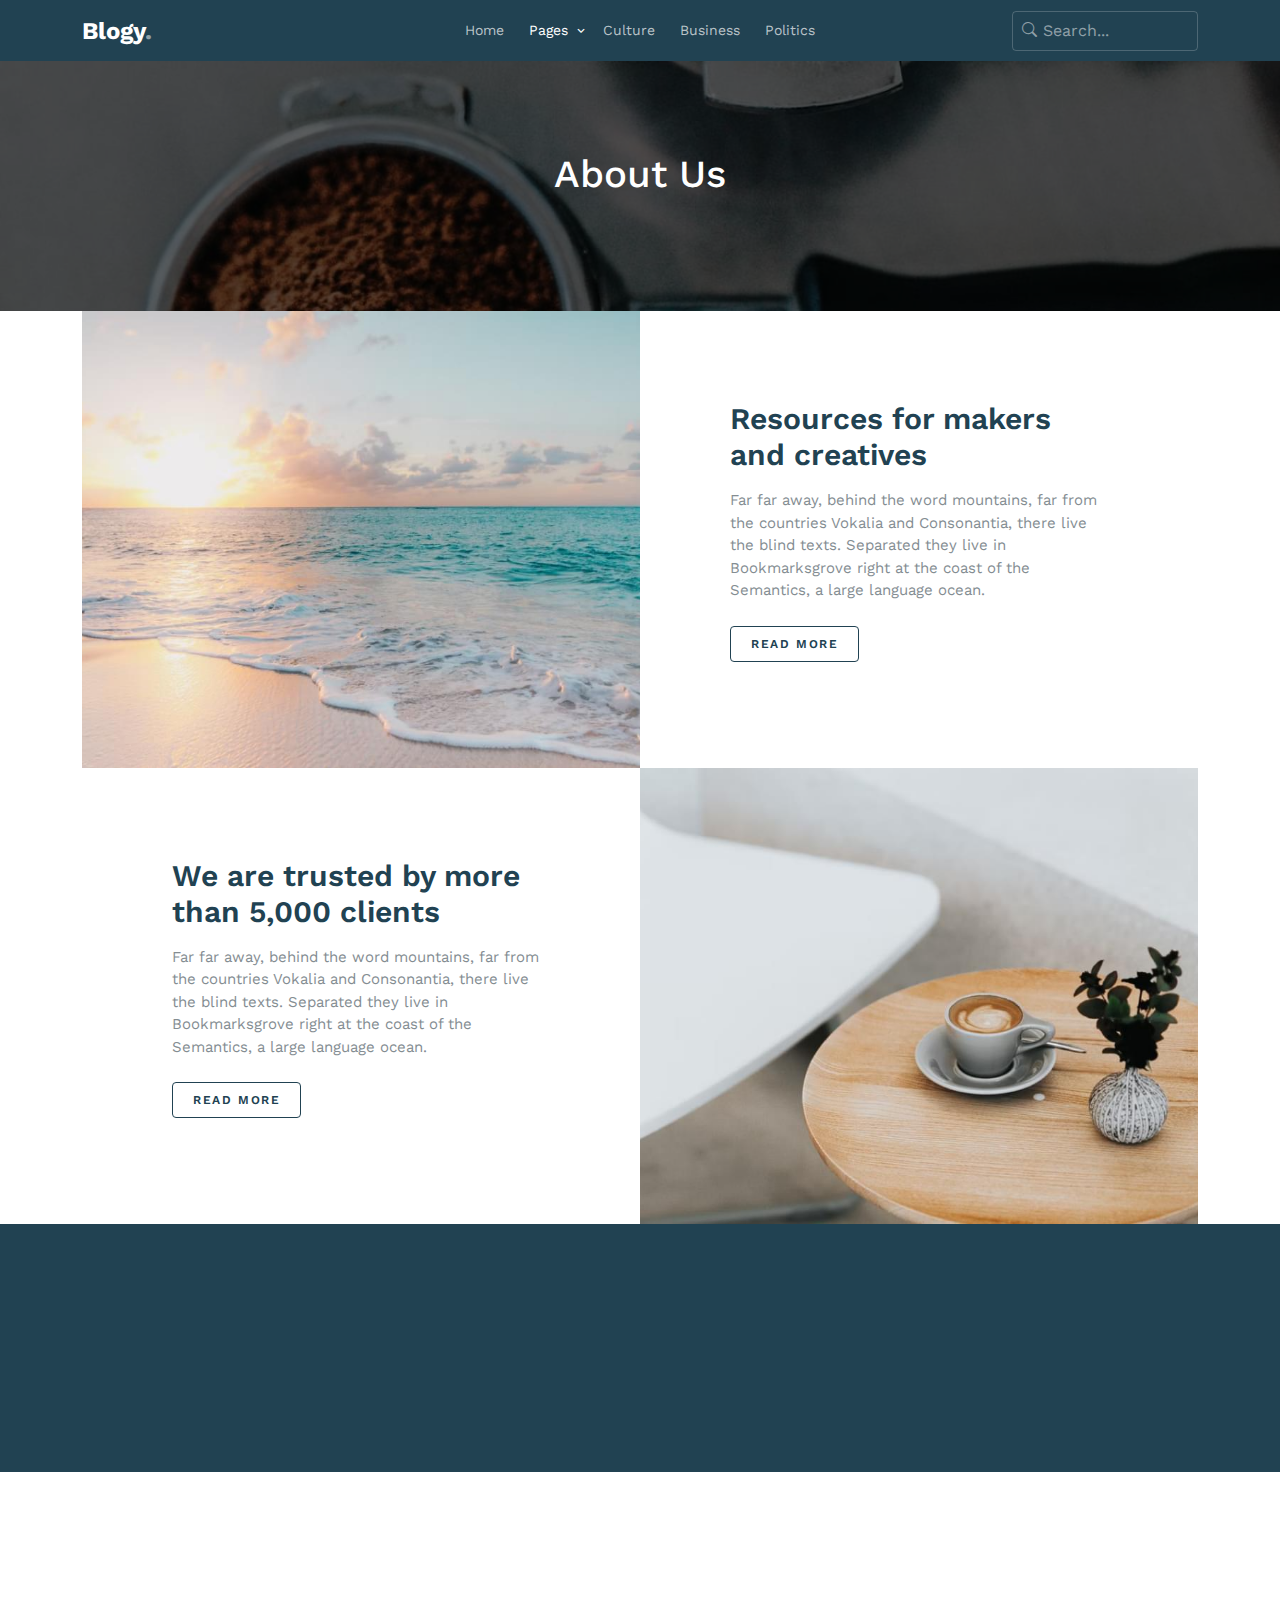
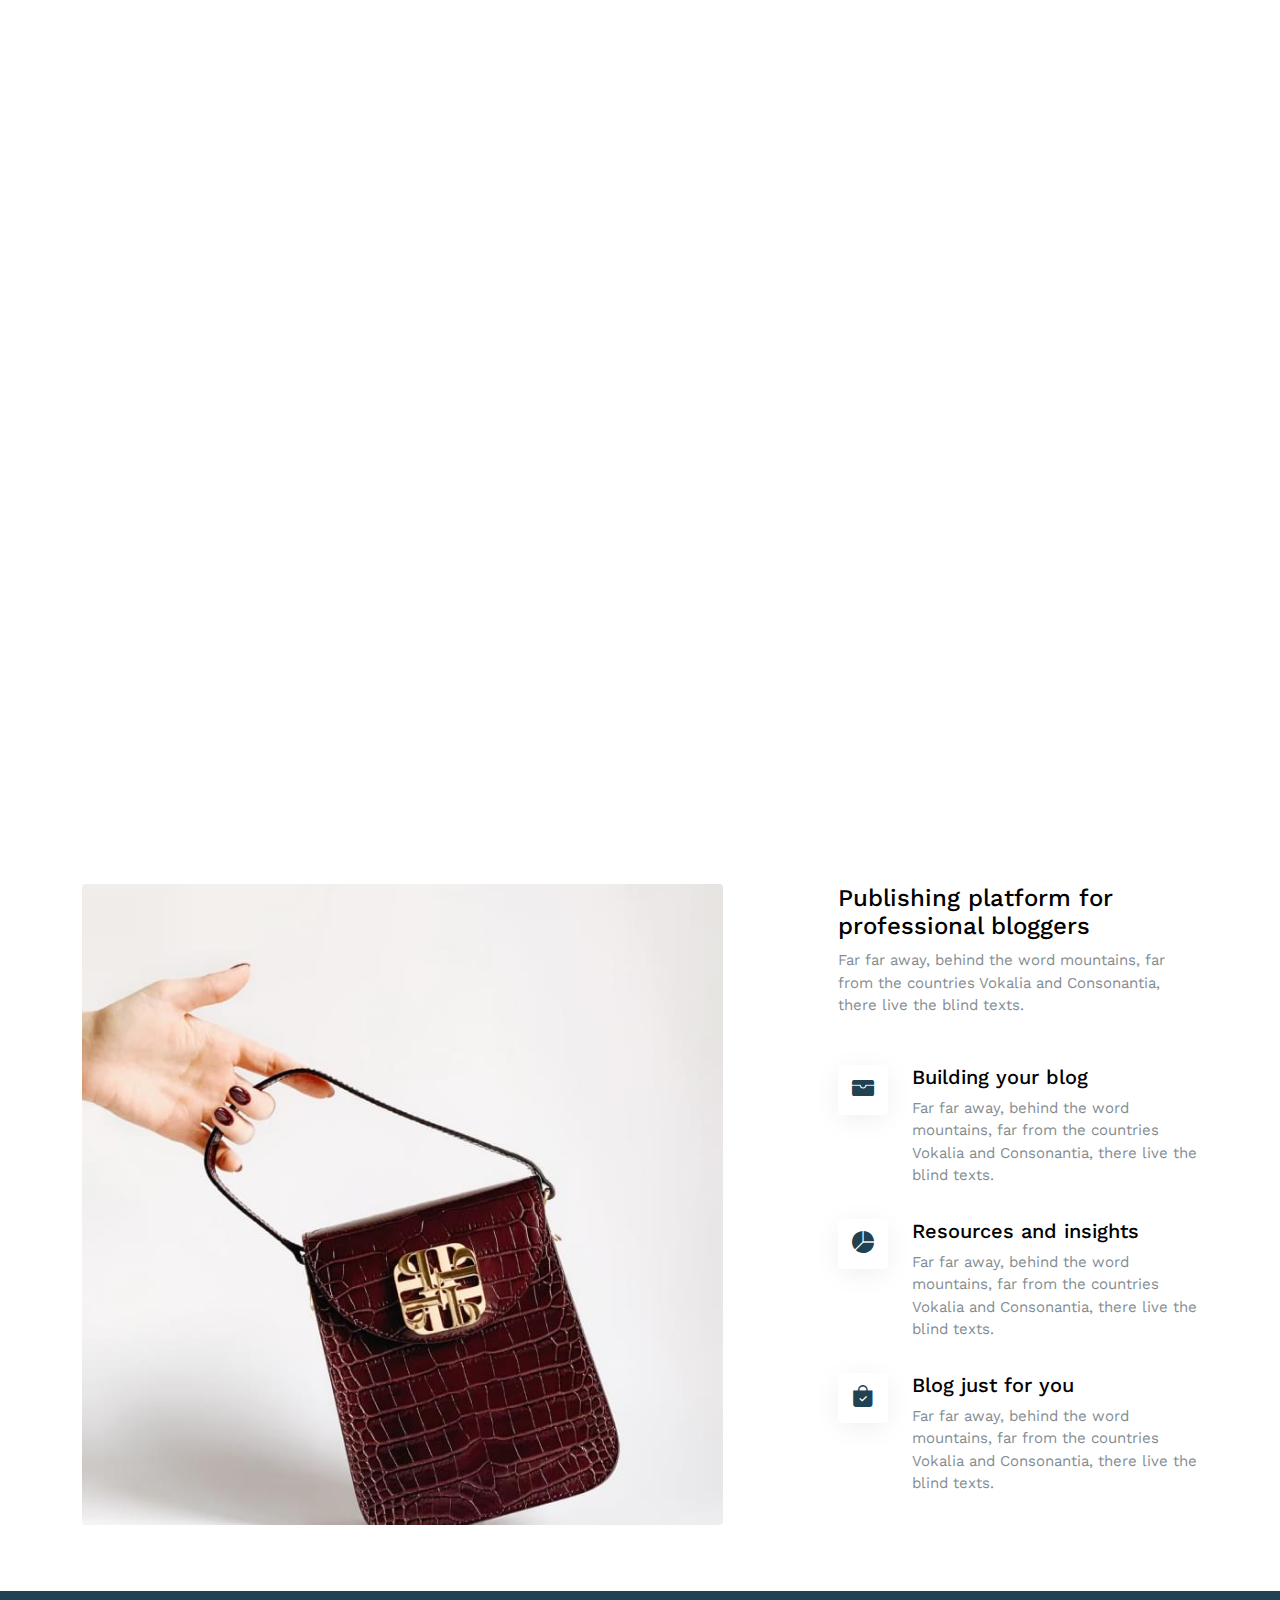
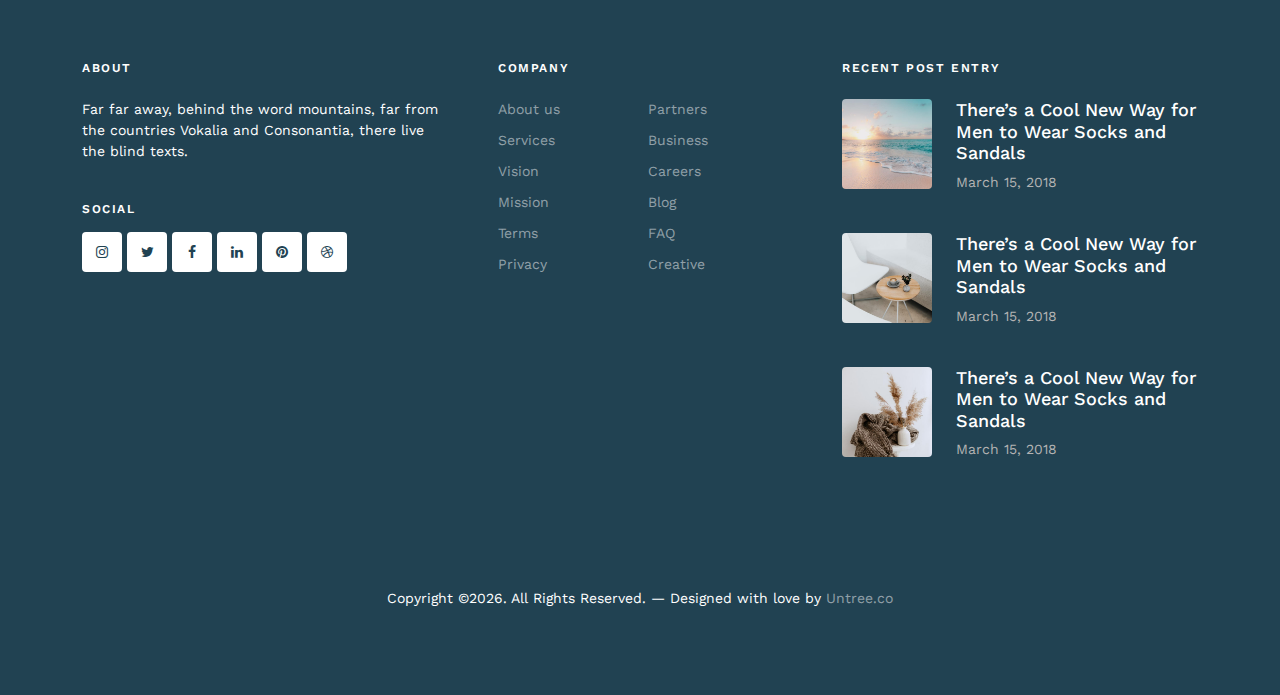
<file: about.html>
<!-- /*
* Template Name: Blogy
* Template Author: Untree.co
* Template URI: https://untree.co/
* License: https://creativecommons.org/licenses/by/3.0/
*/ -->
<!doctype html>
<html lang="en">
<head>
	<meta charset="utf-8">
	<meta name="viewport" content="width=device-width, initial-scale=1">
	<meta name="author" content="Untree.co">
	<link rel="shortcut icon" href="favicon.png">

	<meta name="description" content="" />
	<meta name="keywords" content="bootstrap, bootstrap5" />

	<link rel="preconnect" href="https://fonts.googleapis.com">
	<link rel="preconnect" href="https://fonts.gstatic.com" crossorigin>
	<link href="https://fonts.googleapis.com/css2?family=Work+Sans:wght@400;600;700&display=swap" rel="stylesheet">


	<link rel="stylesheet" href="fonts/icomoon/style.css">
	<link rel="stylesheet" href="fonts/flaticon/font/flaticon.css">

	<link rel="stylesheet" href="https://cdn.jsdelivr.net/npm/bootstrap-icons@1.8.1/font/bootstrap-icons.css">

	<link rel="stylesheet" href="css/tiny-slider.css">
	<link rel="stylesheet" href="css/aos.css">
	<link rel="stylesheet" href="css/glightbox.min.css">
	<link rel="stylesheet" href="css/style.css">

	<link rel="stylesheet" href="css/flatpickr.min.css">


	<title>Blogy &mdash; Free Bootstrap 5 Website Template by Untree.co</title>
</head>
<body>

	<div class="site-mobile-menu site-navbar-target">
		<div class="site-mobile-menu-header">
			<div class="site-mobile-menu-close">
				<span class="icofont-close js-menu-toggle"></span>
			</div>
		</div>
		<div class="site-mobile-menu-body"></div>
	</div>

	<nav class="site-nav">
		<div class="container">
			<div class="menu-bg-wrap">
				<div class="site-navigation">
					<div class="row g-0 align-items-center">
						<div class="col-2">
							<a href="index.html" class="logo m-0 float-start">Blogy<span class="text-primary">.</span></a>
						</div>
						<div class="col-8 text-center">
							<form action="#" class="search-form d-inline-block d-lg-none">
								<input type="text" class="form-control" placeholder="Search...">
								<span class="bi-search"></span>
							</form>

							<ul class="js-clone-nav d-none d-lg-inline-block text-start site-menu mx-auto">
								<li><a href="index.html">Home</a></li>
								<li class="has-children active">
									<a href="category.html">Pages</a>
									<ul class="dropdown">
										<li><a href="search-result.html">Search Result</a></li>
										<li><a href="blog.html">Blog</a></li>
										<li><a href="single.html">Blog Single</a></li>
										<li><a href="category.html">Category</a></li>
										<li class="active"><a href="about.html">About</a></li>
										<li><a href="contact.html">Contact Us</a></li>
										<li><a href="#">Menu One</a></li>
										<li><a href="#">Menu Two</a></li>
										<li class="has-children">
											<a href="#">Dropdown</a>
											<ul class="dropdown">
												<li><a href="#">Sub Menu One</a></li>
												<li><a href="#">Sub Menu Two</a></li>
												<li><a href="#">Sub Menu Three</a></li>
											</ul>
										</li>
									</ul>
								</li>
								<li><a href="category.html">Culture</a></li>
								<li><a href="category.html">Business</a></li>
								<li><a href="category.html">Politics</a></li>
							</ul>
						</div>
						<div class="col-2 text-end">
							<a href="#" class="burger ms-auto float-end site-menu-toggle js-menu-toggle d-inline-block d-lg-none light">
								<span></span>
							</a>
							<form action="#" class="search-form d-none d-lg-inline-block">
								<input type="text" class="form-control" placeholder="Search...">
								<span class="bi-search"></span>
							</form>
						</div>
					</div>
				</div>
			</div>
		</div>
	</nav>

	<div class="site-cover site-cover-sm same-height overlay single-page" style="background-image: url('images/hero_5.jpg');">
		<div class="container">
			<div class="row same-height justify-content-center">
				<div class="col-md-6">
					<div class="post-entry text-center">
						<h1 class="mb-4">About Us</h1>
					</div>
				</div>
			</div>
		</div>
	</div>

	<div class="section sec-halfs py-0">
		<div class="container">
			<div class="half-content d-lg-flex align-items-stretch">
				<div class="img" style="background-image: url('images/hero_1.jpg')" data-aos="fade-in" data-aos-delay="100">
					
				</div>
				<div class="text">
					<h2 class="heading text-primary mb-3">Resources for makers and creatives</h2>
					<p class="mb-4">Far far away, behind the word mountains, far from the countries Vokalia and Consonantia, there live the blind texts. Separated they live in Bookmarksgrove right at the coast of the Semantics, a large language ocean.</p>
					<p><a href="#" class="btn btn-outline-primary py-2">Read more</a></p>
				</div>
			</div>

			<div class="half-content d-lg-flex align-items-stretch">
				<div class="img order-md-2" style="background-image: url('images/hero_2.jpg')" data-aos="fade-in">
					
				</div>
				<div class="text">
					<h2 class="heading text-primary mb-3">We are trusted by more than 5,000 clients</h2>
					<p class="mb-4">Far far away, behind the word mountains, far from the countries Vokalia and Consonantia, there live the blind texts. Separated they live in Bookmarksgrove right at the coast of the Semantics, a large language ocean.</p>
					<p><a href="#" class="btn btn-outline-primary py-2">Read more</a></p>
				</div>
			</div>
		</div>

	</div>

	<div class="section sec-features">
		<div class="container">
			<div class="row g-5">
				<div class="col-12 col-sm-6 col-md-6 col-lg-4" data-aos="fade-up" data-aos-delay="0">
					<div class="feature d-flex">
						<span class="bi-bag-check-fill"></span>
						<div>
							<h3>Building your blog</h3>
							<p>Far far away, behind the word mountains, far from the countries Vokalia and Consonantia, there live the blind texts. </p>
						</div>
					</div>
				</div>
				<div class="col-12 col-sm-6 col-md-6 col-lg-4" data-aos="fade-up" data-aos-delay="100">
					<div class="feature d-flex">
						<span class="bi-wallet-fill"></span>
						<div>
							<h3>Resources and insights</h3>
							<p>Far far away, behind the word mountains, far from the countries Vokalia and Consonantia, there live the blind texts. </p>
						</div>
					</div>
				</div>
				<div class="col-12 col-sm-6 col-md-6 col-lg-4" data-aos="fade-up" data-aos-delay="200">
					<div class="feature d-flex">
						<span class="bi-pie-chart-fill"></span>
						<div>
							<h3>Blog just for you</h3>
							<p>Far far away, behind the word mountains, far from the countries Vokalia and Consonantia, there live the blind texts. </p>
						</div>
					</div>
				</div>
			</div>
		</div>
	</div>

	
	<div class="section">
		<div class="container">
			
			<div class="row mb-5">
				<div class="col-lg-5 mx-auto text-center" data-aos="fade-up">
					<h2 class="heading text-primary">Our Team</h2>
					<p>Far far away, behind the word mountains, far from the countries Vokalia and Consonantia, there live the blind texts. </p>
				</div>
			</div>

			<div class="row">
				<div class="col-lg-4 mb-4 text-center" data-aos="fade-up" data-aos-delay="0">
					<img src="images/person_1.jpg" alt="Image" class="img-fluid w-50 rounded-circle mb-3">
					<h5 class="text-black">James Griffin</h5>
					<p>Far far away, behind the word mountains, far from the countries Vokalia and Consonantia, there live the blind texts. </p>
				</div>
				<div class="col-lg-4 mb-4 text-center" data-aos="fade-up" data-aos-delay="100">
					<img src="images/person_2.jpg" alt="Image" class="img-fluid w-50 rounded-circle mb-3">
					<h5 class="text-black">Claire Smith</h5>
					<p>Far far away, behind the word mountains, far from the countries Vokalia and Consonantia, there live the blind texts. </p>
				</div>
				<div class="col-lg-4 mb-4 text-center" data-aos="fade-up" data-aos-delay="200">
					<img src="images/person_3.jpg" alt="Image" class="img-fluid w-50 rounded-circle mb-3">
					<h5 class="text-black">Jessica Wilson</h5>
					<p>Far far away, behind the word mountains, far from the countries Vokalia and Consonantia, there live the blind texts. </p>
				</div>

				<div class="col-lg-4 mb-4 text-center" data-aos="fade-up" data-aos-delay="0">
					<img src="images/person_4.jpg" alt="Image" class="img-fluid w-50 rounded-circle mb-3">
					<h5 class="text-black">William Anderson</h5>
					<p>Far far away, behind the word mountains, far from the countries Vokalia and Consonantia, there live the blind texts. </p>
				</div>
				<div class="col-lg-4 mb-4 text-center" data-aos="fade-up" data-aos-delay="100">
					<img src="images/person_5.jpg" alt="Image" class="img-fluid w-50 rounded-circle mb-3">
					<h5 class="text-black">Julie Harvey</h5>
					<p>Far far away, behind the word mountains, far from the countries Vokalia and Consonantia, there live the blind texts. </p>
				</div>
				<div class="col-lg-4 mb-4 text-center" data-aos="fade-up" data-aos-delay="200">
					<img src="images/person_2.jpg" alt="Image" class="img-fluid w-50 rounded-circle mb-3">
					<h5 class="text-black">Shana Clarkson</h5>
					<p>Far far away, behind the word mountains, far from the countries Vokalia and Consonantia, there live the blind texts. </p>
				</div>
			</div>

		</div>
	</div>



	<div class="section">
		<div class="container">
			<div class="row justify-content-between">
				<div class="col-lg-7 mb-4 mb-lg-0">
					<img src="images/img_7_sq.jpg" alt="Image" class="img-fluid rounded
					">
				</div>
				<div class="col-lg-4 ps-lg-2">
					<div class="mb-5">
						<h2 class="text-black h4">Publishing platform for professional bloggers</h2>
						<p>Far far away, behind the word mountains, far from the countries Vokalia and Consonantia, there live the blind texts.</p>
					</div>
					<div class="d-flex mb-3 service-alt">
						<div>
							<span class="bi-wallet-fill me-4"></span>
						</div>
						<div>
							<h3>Building your blog</h3>
							<p>Far far away, behind the word mountains, far from the countries Vokalia and Consonantia, there live the blind texts.</p>
						</div>
					</div>

					<div class="d-flex mb-3 service-alt">
						<div>
							<span class="bi-pie-chart-fill me-4"></span>
						</div>
						<div>
							<h3>Resources and insights</h3>
							<p>Far far away, behind the word mountains, far from the countries Vokalia and Consonantia, there live the blind texts.</p>
						</div>
					</div>

					<div class="d-flex mb-3 service-alt">
						<div>
							<span class="bi-bag-check-fill me-4"></span>
						</div>
						<div>
							<h3>Blog just for you</h3>
							<p>Far far away, behind the word mountains, far from the countries Vokalia and Consonantia, there live the blind texts.</p>
						</div>
					</div>

				</div>

			</div>
		</div>
	</div>

	<footer class="site-footer">
		<div class="container">
			<div class="row">
				<div class="col-lg-4">
					<div class="widget">
						<h3 class="mb-4">About</h3>
						<p>Far far away, behind the word mountains, far from the countries Vokalia and Consonantia, there live the blind texts.</p>
					</div> <!-- /.widget -->
					<div class="widget">
						<h3>Social</h3>
						<ul class="list-unstyled social">
							<li><a href="#"><span class="icon-instagram"></span></a></li>
							<li><a href="#"><span class="icon-twitter"></span></a></li>
							<li><a href="#"><span class="icon-facebook"></span></a></li>
							<li><a href="#"><span class="icon-linkedin"></span></a></li>
							<li><a href="#"><span class="icon-pinterest"></span></a></li>
							<li><a href="#"><span class="icon-dribbble"></span></a></li>
						</ul>
					</div> <!-- /.widget -->
				</div> <!-- /.col-lg-4 -->
				<div class="col-lg-4 ps-lg-5">
					<div class="widget">
						<h3 class="mb-4">Company</h3>
						<ul class="list-unstyled float-start links">
							<li><a href="#">About us</a></li>
							<li><a href="#">Services</a></li>
							<li><a href="#">Vision</a></li>
							<li><a href="#">Mission</a></li>
							<li><a href="#">Terms</a></li>
							<li><a href="#">Privacy</a></li>
						</ul>
						<ul class="list-unstyled float-start links">
							<li><a href="#">Partners</a></li>
							<li><a href="#">Business</a></li>
							<li><a href="#">Careers</a></li>
							<li><a href="#">Blog</a></li>
							<li><a href="#">FAQ</a></li>
							<li><a href="#">Creative</a></li>
						</ul>
					</div> <!-- /.widget -->
				</div> <!-- /.col-lg-4 -->
				<div class="col-lg-4">
					<div class="widget">
						<h3 class="mb-4">Recent Post Entry</h3>
						<div class="post-entry-footer">
							<ul>
								<li>
									<a href="">
										<img src="images/img_1_sq.jpg" alt="Image placeholder" class="me-4 rounded">
										<div class="text">
											<h4>There’s a Cool New Way for Men to Wear Socks and Sandals</h4>
											<div class="post-meta">
												<span class="mr-2">March 15, 2018 </span>
											</div>
										</div>
									</a>
								</li>
								<li>
									<a href="">
										<img src="images/img_2_sq.jpg" alt="Image placeholder" class="me-4 rounded">
										<div class="text">
											<h4>There’s a Cool New Way for Men to Wear Socks and Sandals</h4>
											<div class="post-meta">
												<span class="mr-2">March 15, 2018 </span>
											</div>
										</div>
									</a>
								</li>
								<li>
									<a href="">
										<img src="images/img_3_sq.jpg" alt="Image placeholder" class="me-4 rounded">
										<div class="text">
											<h4>There’s a Cool New Way for Men to Wear Socks and Sandals</h4>
											<div class="post-meta">
												<span class="mr-2">March 15, 2018 </span>
											</div>
										</div>
									</a>
								</li>
							</ul>
						</div>


					</div> <!-- /.widget -->
				</div> <!-- /.col-lg-4 -->
			</div> <!-- /.row -->

			<div class="row mt-5">
				<div class="col-12 text-center">
          <!-- 
              **==========
              NOTE: 
              Please don't remove this copyright link unless you buy the license here https://untree.co/license/  
              **==========
            -->

            <p>Copyright &copy;<script>document.write(new Date().getFullYear());</script>. All Rights Reserved. &mdash; Designed with love by <a href="https://untree.co">Untree.co</a> <!-- License information: https://untree.co/license/ -->
            </p>
          </div>
        </div>
      </div> <!-- /.container -->
    </footer> <!-- /.site-footer -->

    <!-- Preloader -->
    <div id="overlayer"></div>
    <div class="loader">
    	<div class="spinner-border text-primary" role="status">
    		<span class="visually-hidden">Loading...</span>
    	</div>
    </div>


    <script src="js/bootstrap.bundle.min.js"></script>
    <script src="js/tiny-slider.js"></script>

    <script src="js/flatpickr.min.js"></script>


    <script src="js/aos.js"></script>
    <script src="js/glightbox.min.js"></script>
    <script src="js/navbar.js"></script>
    <script src="js/counter.js"></script>
    <script src="js/custom.js"></script>

    
  </body>
  </html>
</file>
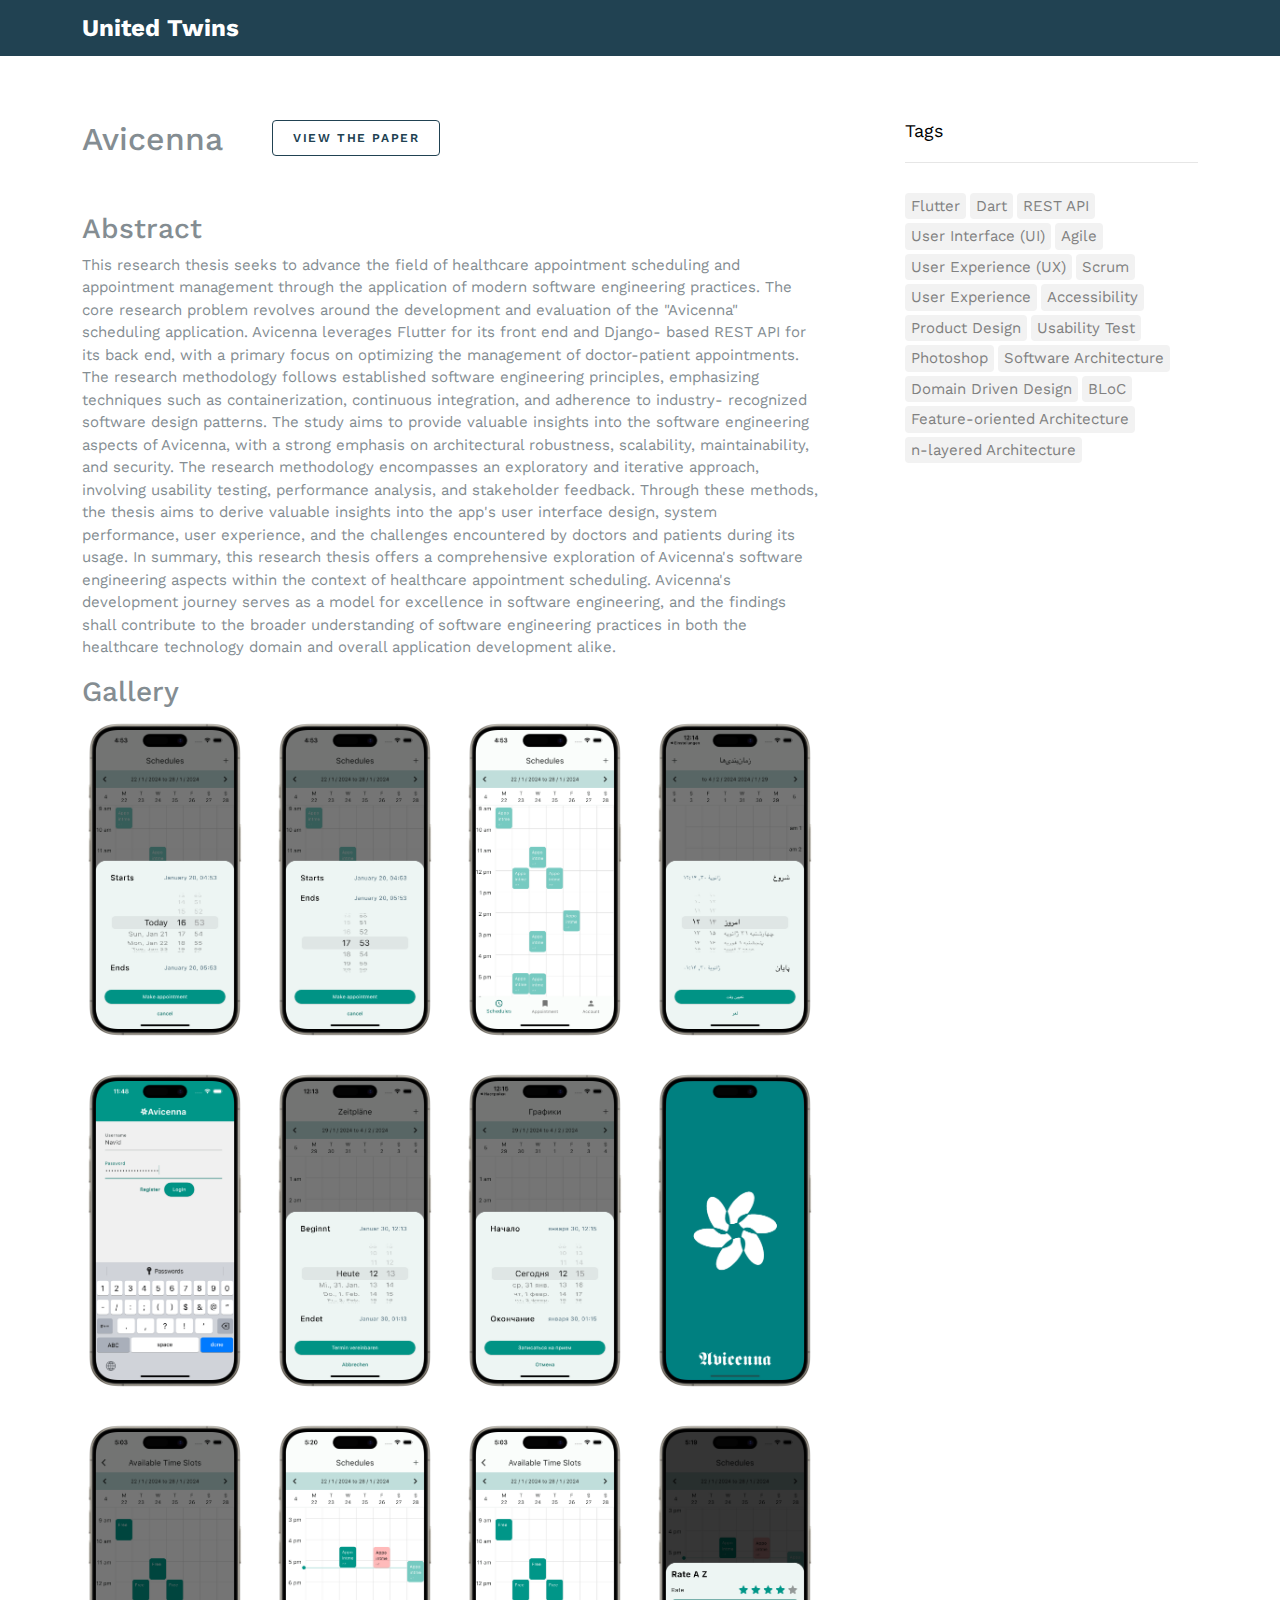
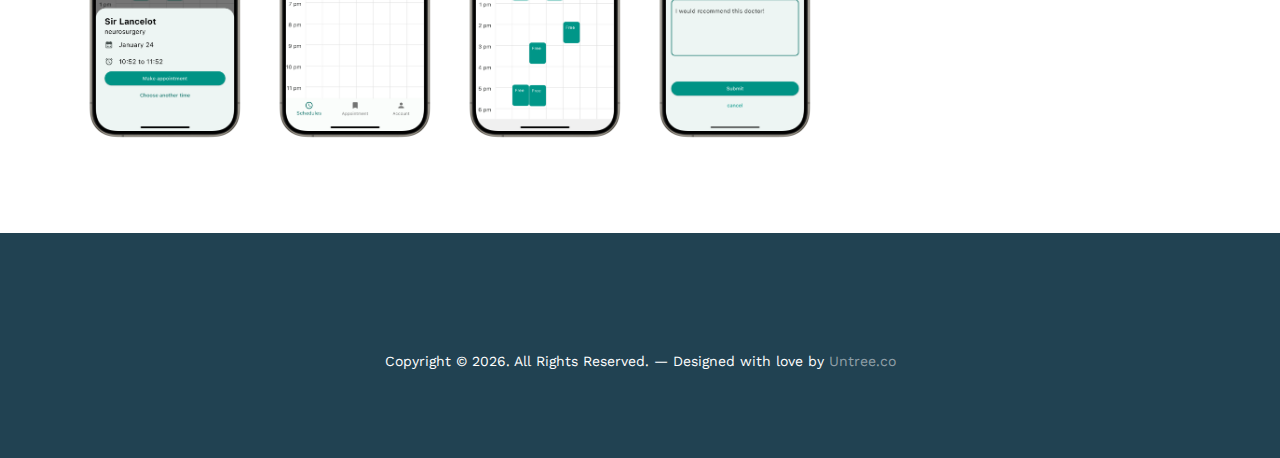
<file: avicenna.html>
<!-- /*
* Template Name: Blogy
* Template Author: Untree.co
* Template URI: https://untree.co/
* License: https://creativecommons.org/licenses/by/3.0/
*/ -->
<!doctype html>
<html lang="en">

<head>
  <meta charset="utf-8">
  <meta name="viewport" content="width=device-width, initial-scale=1">
  <meta name="author" content="Untree.co">
  <link rel="shortcut icon" href="favicon.png">

  <meta name="description" content="" />
  <meta name="keywords" content="bootstrap, bootstrap5" />

  <link rel="preconnect" href="https://fonts.googleapis.com">
  <link rel="preconnect" href="https://fonts.gstatic.com" crossorigin>
  <link href="https://fonts.googleapis.com/css2?family=Work+Sans:wght@400;600;700&display=swap" rel="stylesheet">


  <link rel="stylesheet" href="fonts/icomoon/style.css">
  <link rel="stylesheet" href="fonts/flaticon/font/flaticon.css">

  <link rel="stylesheet" href="https://cdn.jsdelivr.net/npm/bootstrap-icons@1.8.1/font/bootstrap-icons.css">

  <link rel="stylesheet" href="css/tiny-slider.css">
  <link rel="stylesheet" href="css/aos.css">
  <link rel="stylesheet" href="css/glightbox.min.css">
  <link rel="stylesheet" href="css/style.css">

  <link rel="stylesheet" href="css/flatpickr.min.css">


  <title>Avicenna</title>
</head>

<body>


  <div class="site-mobile-menu site-navbar-target">
    <div class="site-mobile-menu-header">
      <div class="site-mobile-menu-close">
        <span class="icofont-close js-menu-toggle"></span>
      </div>
    </div>
    <div class="site-mobile-menu-body"></div>
  </div>

  <nav class="site-nav">
    <div class="container">
      <div class="menu-bg-wrap">
        <div class="site-navigation">
          <div class="row g-0 align-items-center">
            <div class="col-12">
              <a href="index.html" class="logo m-0 float-start">United
                Twins</a>
            </div>
            <!-- <div class="col-6 text-center">
							<form action="#" class="search-form d-inline-block d-lg-none">
								<input type="text" class="form-control"
									placeholder="Search...">
								<span class="bi-search"></span>
							</form>

							<ul
								class="js-clone-nav d-none d-lg-inline-block text-start site-menu mx-auto">
								<li class="active"><a href="index.html">Home</a></li>
								<li class="has-children">
									<a href="category.html">Pages</a>
									<ul class="dropdown">
										<li><a href="search-result.html">Search
												Result</a></li>
										<li><a href="blog.html">Blog</a></li>
										<li><a href="single.html">Blog
												Single</a></li>
										<li><a href="category.html">Category</a>
										</li>
										<li><a href="about.html">About</a></li>
										<li><a href="contact.html">Contact
												Us</a></li>
										<li><a href="#">Menu One</a></li>
										<li><a href="#">Menu Two</a></li>
										<li class="has-children">
											<a href="#">Dropdown</a>
											<ul class="dropdown">
												<li><a href="#">Sub Menu
														One</a>
												</li>
												<li><a href="#">Sub Menu
														Two</a>
												</li>
												<li><a href="#">Sub Menu
														Three</a>
												</li>
											</ul>
										</li>
									</ul>
								</li>
								<li><a href="category.html">Culture</a></li>
								<li><a href="category.html">Business</a></li>
								<li><a href="category.html">Politics</a></li>
							</ul>
						</div> -->
            <!-- <div class="col-2 text-end">
							<a href="#"
								class="burger ms-auto float-end site-menu-toggle js-menu-toggle d-inline-block d-lg-none light">
								<span></span>
							</a>
							<form action="#" class="search-form d-none d-lg-inline-block">
								<input type="text" class="form-control"
									placeholder="Search...">
								<span class="bi-search"></span>
							</form>
						</div> -->
          </div>
        </div>
      </div>
    </div>
  </nav>


  <section class="section">
    <div class="container">

      <div class="row blog-entries element-animate">

        <div class="col-md-12 col-lg-8 main-content">

          <div class="post-content-body">

            <div class="row">
              <div class="col-md-3 mb-4">
                <h2>Avicenna</h2>
              </div>
              <div class="col-md-9 mb-4">
                <p><a href="images/avicenna.pdf" class="btn btn-outline-primary py-2">View the Paper</a></p>
              </div>
            </div>
            <!-- <button href="images/avicenna.pdf" type="button" class="btn btn-dark">Dark</button> -->
            <p>
            <h3>Abstract</h3>
            This research thesis seeks to advance the field of healthcare appointment scheduling and appointment
            management through the application of modern software engineering practices. The core research problem
            revolves around the development and evaluation of the "Avicenna" scheduling application. Avicenna
            leverages
            Flutter for its front end and Django- based REST API for its back end, with a primary focus on optimizing
            the management of doctor-patient appointments.
            The research methodology follows established software engineering principles, emphasizing techniques such
            as
            containerization, continuous integration, and adherence to industry- recognized software design patterns.
            The study aims to provide valuable insights into the software engineering aspects of Avicenna, with a
            strong
            emphasis on architectural robustness, scalability, maintainability, and security.
            The research methodology encompasses an exploratory and iterative approach, involving usability testing,
            performance analysis, and stakeholder feedback. Through these methods, the thesis aims to derive valuable
            insights into the app's user interface design, system performance, user experience, and the challenges
            encountered by doctors and patients during its usage.
            In summary, this research thesis offers a comprehensive exploration of Avicenna's software engineering
            aspects within the context of healthcare appointment scheduling. Avicenna's development journey serves as
            a
            model for excellence in software engineering, and the findings shall contribute to the broader
            understanding
            of software engineering practices in both the healthcare technology domain and overall application
            development alike.
            </p>
            <h3>Gallery</h3>
            <div class="row">
              <div class="col-md-12 mb-4">
                <div class="row">
                  <img class="img-fluid col-3" src="images/avicenna/2.png" alt="..." />
                  <img class="img-fluid col-3" src="images/avicenna/3.png" alt="..." />
                  <img class="img-fluid col-3" src="images/avicenna/4.png" alt="..." />
                  <img class="img-fluid col-3" src="images/avicenna/5.png" alt="..." />
                  <br>
                </div>
              </div>
            </div>
            <div class="row">
              <div class="col-md-12 mb-4">
                <div class="row">
                  <img class="img-fluid col-3" src="images/avicenna/6.png" alt="..." />
                  <img class="img-fluid col-3" src="images/avicenna/7.png" alt="..." />
                  <img class="img-fluid col-3" src="images/avicenna/8.png" alt="..." />
                  <img class="img-fluid col-3" src="images/avicenna/9.png" alt="..." />
                  <br>
                </div>
              </div>
            </div>
            <div class="row">
              <div class="col-md-12 mb-4">
                <div class="row">
                  <img class="img-fluid col-3" src="images/avicenna/10.png" alt="..." />
                  <img class="img-fluid col-3" src="images/avicenna/11.png" alt="..." />
                  <img class="img-fluid col-3" src="images/avicenna/12.png" alt="..." />
                  <img class="img-fluid col-3" src="images/avicenna/13.png" alt="..." />
                  <br>
                </div>
              </div>
            </div>
          </div>



        </div>

        <!-- END main-content -->

        <div class="col-md-12 col-lg-4 sidebar">




          <!-- END sidebar-box -->

          <div class="sidebar-box">
            <h3 class="heading">Tags</h3>
            <ul class="tags">
              <li><a href="#">Flutter</a></li>
              <li><a href="#">Dart</a></li>
              <li><a href="#">REST API</a></li>
              <li><a href="#">User Interface (UI)</a></li>
              <li><a href="#">Agile</a></li>
              <li><a href="#">User Experience (UX)</a></li>
              <li><a href="#">Scrum</a></li>
              <li><a href="#">User Experience</a></li>
              <li><a href="#">Accessibility</a></li>
              <li><a href="#">Product Design</a></li>
              <li><a href="#">Usability Test</a></li>
              <li><a href="#">Photoshop</a></li>
              <li><a href="#">Software Architecture</a></li>
              <li><a href="#">Domain Driven Design</a></li>
              <li><a href="#">BLoC</a></li>
              <li><a href="#">Feature-oriented Architecture</a></li>
              <li><a href="#">n-layered Architecture</a></li>

            </ul>
          </div>
        </div>
        <!-- END sidebar -->

      </div>
    </div>
  </section>



  <footer class="site-footer">


    <div class="row mt-5">
      <div class="col-12 text-center">
        <!-- 
              **==========
              NOTE: 
              Please don't remove this copyright link unless you buy the license here https://untree.co/license/  
              **==========
            -->

        <p>Copyright &copy;
          <script>document.write(new Date().getFullYear());</script>. All Rights
          Reserved. &mdash; Designed with love by <a href="https://untree.co">Untree.co</a>
          <!-- License information: https://untree.co/license/ -->
        </p>
      </div>
    </div>
    </div> <!-- /.container -->
  </footer> <!-- /.site-footer -->

  <!-- Preloader -->
  <div id="overlayer"></div>
  <div class="loader">
    <div class="spinner-border text-primary" role="status">
      <span class="visually-hidden">Loading...</span>
    </div>
  </div>


  <script src="js/bootstrap.bundle.min.js"></script>
  <script src="js/tiny-slider.js"></script>

  <script src="js/flatpickr.min.js"></script>


  <script src="js/aos.js"></script>
  <script src="js/glightbox.min.js"></script>
  <script src="js/navbar.js"></script>
  <script src="js/counter.js"></script>
  <script src="js/custom.js"></script>


</body>

</html>
</file>
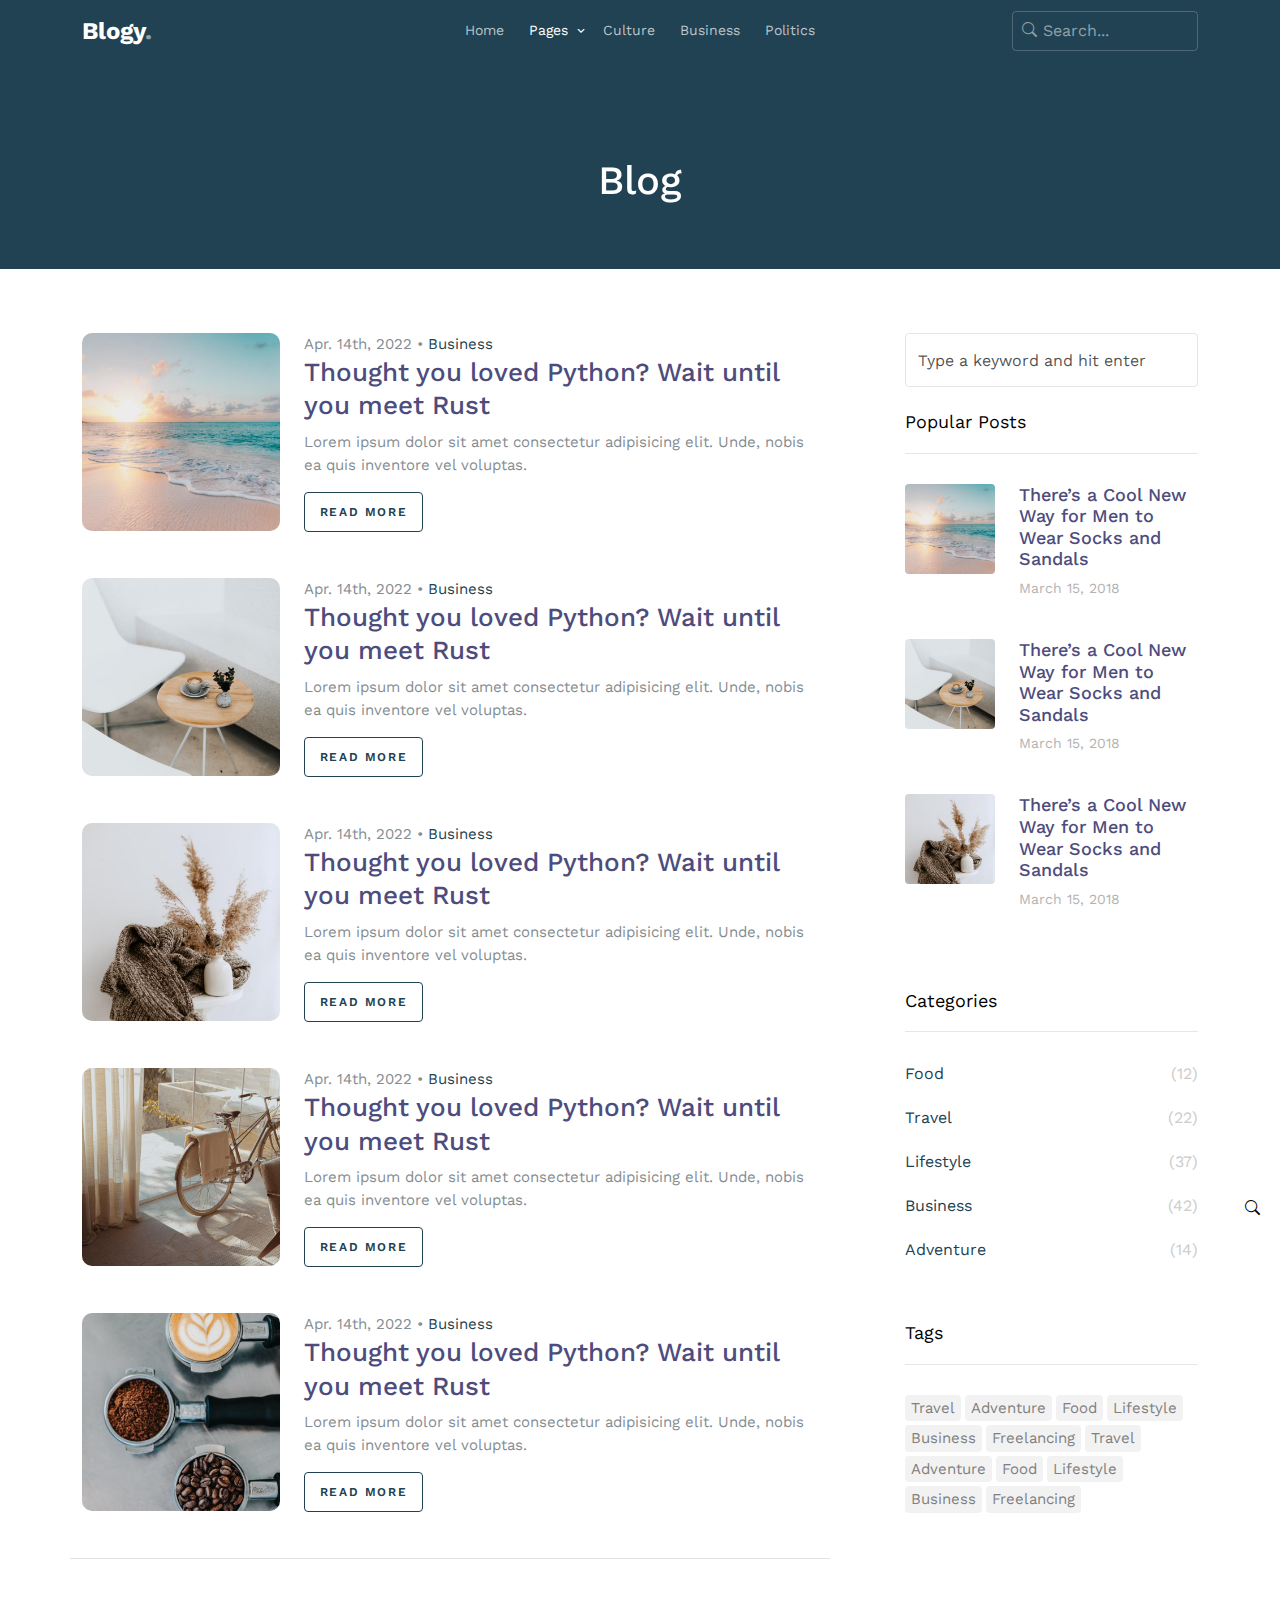
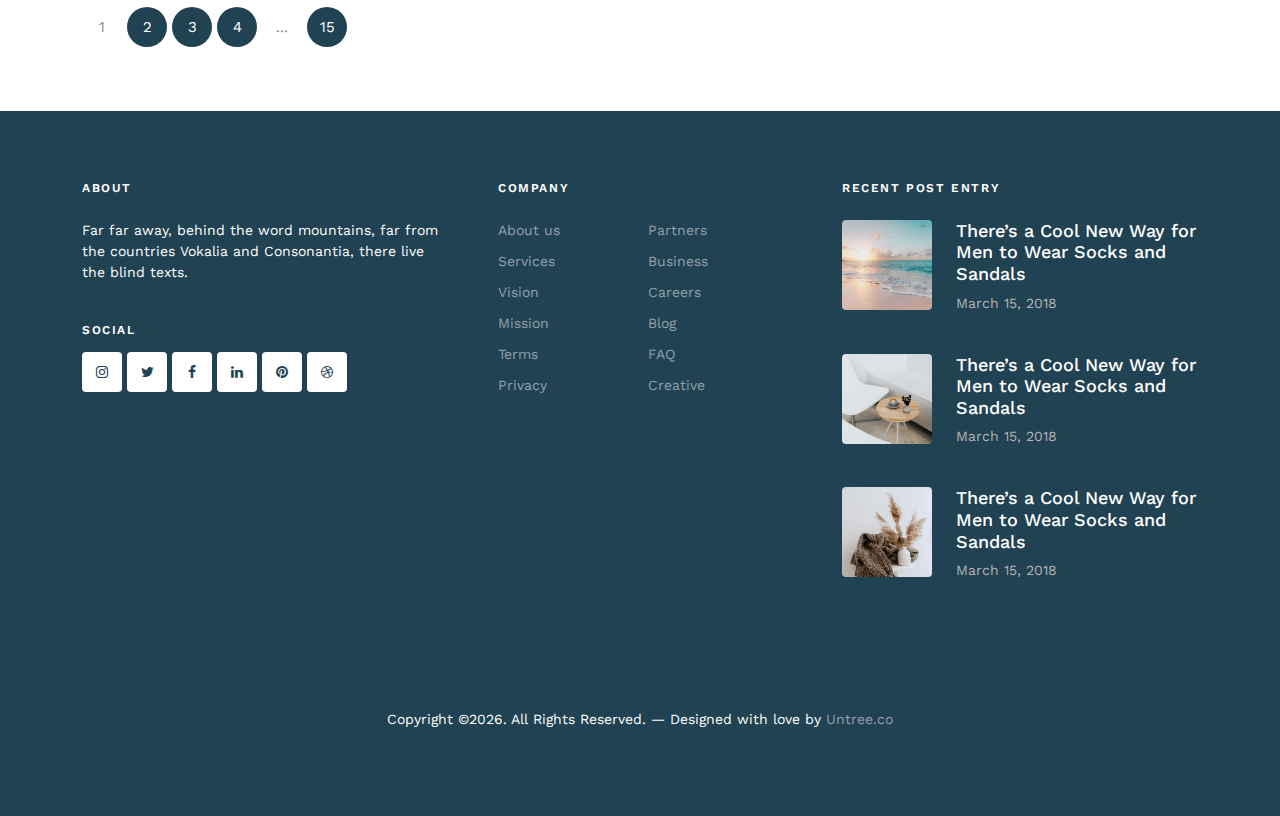
<file: blog.html>
<!-- /*
* Template Name: Blogy
* Template Author: Untree.co
* Template URI: https://untree.co/
* License: https://creativecommons.org/licenses/by/3.0/
*/ -->
<!doctype html>
<html lang="en">
<head>
  <meta charset="utf-8">
  <meta name="viewport" content="width=device-width, initial-scale=1">
  <meta name="author" content="Untree.co">
  <link rel="shortcut icon" href="favicon.png">

  <meta name="description" content="" />
  <meta name="keywords" content="bootstrap, bootstrap5" />

  <link rel="preconnect" href="https://fonts.googleapis.com">
  <link rel="preconnect" href="https://fonts.gstatic.com" crossorigin>
  <link href="https://fonts.googleapis.com/css2?family=Work+Sans:wght@400;600;700&display=swap" rel="stylesheet">


  <link rel="stylesheet" href="fonts/icomoon/style.css">
  <link rel="stylesheet" href="fonts/flaticon/font/flaticon.css">

  <link rel="stylesheet" href="https://cdn.jsdelivr.net/npm/bootstrap-icons@1.8.1/font/bootstrap-icons.css">

  <link rel="stylesheet" href="css/tiny-slider.css">
  <link rel="stylesheet" href="css/aos.css">
  <link rel="stylesheet" href="css/glightbox.min.css">
  <link rel="stylesheet" href="css/style.css">

  <link rel="stylesheet" href="css/flatpickr.min.css">


  <title>Blogy &mdash; Free Bootstrap 5 Website Template by Untree.co</title>
</head>
<body>

  <div class="site-mobile-menu site-navbar-target">
    <div class="site-mobile-menu-header">
      <div class="site-mobile-menu-close">
        <span class="icofont-close js-menu-toggle"></span>
      </div>
    </div>
    <div class="site-mobile-menu-body"></div>
  </div>

  <nav class="site-nav">
    <div class="container">
      <div class="menu-bg-wrap">
        <div class="site-navigation">
          <div class="row g-0 align-items-center">
            <div class="col-2">
              <a href="index.html" class="logo m-0 float-start">Blogy<span class="text-primary">.</span></a>
            </div>
            <div class="col-8 text-center">
              <form action="#" class="search-form d-inline-block d-lg-none">
                <input type="text" class="form-control" placeholder="Search...">
                <span class="bi-search"></span>
              </form>

              <ul class="js-clone-nav d-none d-lg-inline-block text-start site-menu mx-auto">
                <li><a href="index.html">Home</a></li>
                <li class="has-children active">
                  <a href="financing.html">Pages</a>
                  <ul class="dropdown">
                    <li><a href="search-result.html">Search Result</a></li>
                    <li class="active"><a href="blog.html">Blog</a></li>
                    <li><a href="single.html">Blog Single</a></li>
                    <li><a href="category.html">Category</a></li>
                    <li><a href="about.html">About</a></li>
                    <li><a href="contact.html">Contact Us</a></li>
                    <li><a href="#">Menu One</a></li>
                    <li><a href="#">Menu Two</a></li>
                    <li class="has-children">
                      <a href="#">Dropdown</a>
                      <ul class="dropdown">
                        <li><a href="#">Sub Menu One</a></li>
                        <li><a href="#">Sub Menu Two</a></li>
                        <li><a href="#">Sub Menu Three</a></li>
                      </ul>
                    </li>
                  </ul>
                </li>
                <li><a href="category.html">Culture</a></li>
                <li><a href="services.html">Business</a></li>
                <li><a href="about.html">Politics</a></li>
              </ul>
            </div>
            <div class="col-2 text-end">
              <a href="#" class="burger ms-auto float-end site-menu-toggle js-menu-toggle d-inline-block d-lg-none light">
                <span></span>
              </a>
              <form action="#" class="search-form d-none d-lg-inline-block">
                <input type="text" class="form-control" placeholder="Search...">
                <span class="bi-search"></span>
              </form>
            </div>
          </div>
        </div>
      </div>
    </div>
  </nav>

  <div class="hero overlay inner-page bg-primary py-5">
    <div class="container">
      <div class="row align-items-center justify-content-center text-center pt-5">
        <div class="col-lg-6">
          <h1 class="heading text-white mb-3" data-aos="fade-up">Blog</h1>
        </div>
      </div>
    </div>
  </div>

  <div class="section search-result-wrap">
    <div class="container">
      
      <div class="row posts-entry">
        <div class="col-lg-8">
          <div class="blog-entry d-flex blog-entry-search-item">
            <a href="single.html" class="img-link me-4">
              <img src="images/img_1_sq.jpg" alt="Image" class="img-fluid">
            </a>
            <div>
              <span class="date">Apr. 14th, 2022 &bullet; <a href="#">Business</a></span>
              <h2><a href="single.html">Thought you loved Python? Wait until you meet Rust</a></h2>
              <p>Lorem ipsum dolor sit amet consectetur adipisicing elit. Unde, nobis ea quis inventore vel voluptas.</p>
              <p><a href="single.html" class="btn btn-sm btn-outline-primary">Read More</a></p>
            </div>
          </div>

          <div class="blog-entry d-flex blog-entry-search-item">
            <a href="single.html" class="img-link me-4">
              <img src="images/img_2_sq.jpg" alt="Image" class="img-fluid">
            </a>
            <div>
              <span class="date">Apr. 14th, 2022 &bullet; <a href="#">Business</a></span>
              <h2><a href="single.html">Thought you loved Python? Wait until you meet Rust</a></h2>
              <p>Lorem ipsum dolor sit amet consectetur adipisicing elit. Unde, nobis ea quis inventore vel voluptas.</p>
              <p><a href="single.html" class="btn btn-sm btn-outline-primary">Read More</a></p>
            </div>
          </div>

          <div class="blog-entry d-flex blog-entry-search-item">
            <a href="single.html" class="img-link me-4">
              <img src="images/img_3_sq.jpg" alt="Image" class="img-fluid">
            </a>
            <div>
              <span class="date">Apr. 14th, 2022 &bullet; <a href="#">Business</a></span>
              <h2><a href="single.html">Thought you loved Python? Wait until you meet Rust</a></h2>
              <p>Lorem ipsum dolor sit amet consectetur adipisicing elit. Unde, nobis ea quis inventore vel voluptas.</p>
              <p><a href="single.html" class="btn btn-sm btn-outline-primary">Read More</a></p>
            </div>
          </div>

          <div class="blog-entry d-flex blog-entry-search-item">
            <a href="single.html" class="img-link me-4">
              <img src="images/img_4_sq.jpg" alt="Image" class="img-fluid">
            </a>
            <div>
              <span class="date">Apr. 14th, 2022 &bullet; <a href="#">Business</a></span>
              <h2><a href="single.html">Thought you loved Python? Wait until you meet Rust</a></h2>
              <p>Lorem ipsum dolor sit amet consectetur adipisicing elit. Unde, nobis ea quis inventore vel voluptas.</p>
              <p><a href="single.html" class="btn btn-sm btn-outline-primary">Read More</a></p>
            </div>
          </div>

          <div class="blog-entry d-flex blog-entry-search-item">
            <a href="single.html" class="img-link me-4">
              <img src="images/img_5_sq.jpg" alt="Image" class="img-fluid">
            </a>
            <div>
              <span class="date">Apr. 14th, 2022 &bullet; <a href="#">Business</a></span>
              <h2><a href="single.html">Thought you loved Python? Wait until you meet Rust</a></h2>
              <p>Lorem ipsum dolor sit amet consectetur adipisicing elit. Unde, nobis ea quis inventore vel voluptas.</p>
              <p><a href="single.html" class="btn btn-sm btn-outline-primary">Read More</a></p>
            </div>
          </div>

          <div class="row text-start pt-5 border-top">
            <div class="col-md-12">
              <div class="custom-pagination">
                <span>1</span>
                <a href="#">2</a>
                <a href="#">3</a>
                <a href="#">4</a>
                <span>...</span>
                <a href="#">15</a>
              </div>
            </div>
          </div>

        </div>

        <div class="col-lg-4 sidebar">

          <div class="sidebar-box search-form-wrap mb-4">
            <form action="#" class="sidebar-search-form">
              <span class="bi-search"></span>
              <input type="text" class="form-control" id="s" placeholder="Type a keyword and hit enter">
            </form>
          </div>
          <!-- END sidebar-box -->
          <div class="sidebar-box">
            <h3 class="heading">Popular Posts</h3>
            <div class="post-entry-sidebar">
              <ul>
                <li>
                  <a href="">
                    <img src="images/img_1_sq.jpg" alt="Image placeholder" class="me-4 rounded">
                    <div class="text">
                      <h4>There’s a Cool New Way for Men to Wear Socks and Sandals</h4>
                      <div class="post-meta">
                        <span class="mr-2">March 15, 2018 </span>
                      </div>
                    </div>
                  </a>
                </li>
                <li>
                  <a href="">
                    <img src="images/img_2_sq.jpg" alt="Image placeholder" class="me-4 rounded">
                    <div class="text">
                      <h4>There’s a Cool New Way for Men to Wear Socks and Sandals</h4>
                      <div class="post-meta">
                        <span class="mr-2">March 15, 2018 </span>
                      </div>
                    </div>
                  </a>
                </li>
                <li>
                  <a href="">
                    <img src="images/img_3_sq.jpg" alt="Image placeholder" class="me-4 rounded">
                    <div class="text">
                      <h4>There’s a Cool New Way for Men to Wear Socks and Sandals</h4>
                      <div class="post-meta">
                        <span class="mr-2">March 15, 2018 </span>
                      </div>
                    </div>
                  </a>
                </li>
              </ul>
            </div>
          </div>
          <!-- END sidebar-box -->

          <div class="sidebar-box">
            <h3 class="heading">Categories</h3>
            <ul class="categories">
              <li><a href="#">Food <span>(12)</span></a></li>
              <li><a href="#">Travel <span>(22)</span></a></li>
              <li><a href="#">Lifestyle <span>(37)</span></a></li>
              <li><a href="#">Business <span>(42)</span></a></li>
              <li><a href="#">Adventure <span>(14)</span></a></li>
            </ul>
          </div>
          <!-- END sidebar-box -->

          <div class="sidebar-box">
            <h3 class="heading">Tags</h3>
            <ul class="tags">
              <li><a href="#">Travel</a></li>
              <li><a href="#">Adventure</a></li>
              <li><a href="#">Food</a></li>
              <li><a href="#">Lifestyle</a></li>
              <li><a href="#">Business</a></li>
              <li><a href="#">Freelancing</a></li>
              <li><a href="#">Travel</a></li>
              <li><a href="#">Adventure</a></li>
              <li><a href="#">Food</a></li>
              <li><a href="#">Lifestyle</a></li>
              <li><a href="#">Business</a></li>
              <li><a href="#">Freelancing</a></li>
            </ul>
          </div>

        </div>
      </div>
    </div>
  </div>

  <footer class="site-footer">
    <div class="container">
      <div class="row">
        <div class="col-lg-4">
          <div class="widget">
            <h3 class="mb-4">About</h3>
            <p>Far far away, behind the word mountains, far from the countries Vokalia and Consonantia, there live the blind texts.</p>
          </div> <!-- /.widget -->
          <div class="widget">
            <h3>Social</h3>
            <ul class="list-unstyled social">
              <li><a href="#"><span class="icon-instagram"></span></a></li>
              <li><a href="#"><span class="icon-twitter"></span></a></li>
              <li><a href="#"><span class="icon-facebook"></span></a></li>
              <li><a href="#"><span class="icon-linkedin"></span></a></li>
              <li><a href="#"><span class="icon-pinterest"></span></a></li>
              <li><a href="#"><span class="icon-dribbble"></span></a></li>
            </ul>
          </div> <!-- /.widget -->
        </div> <!-- /.col-lg-4 -->
        <div class="col-lg-4 ps-lg-5">
          <div class="widget">
            <h3 class="mb-4">Company</h3>
            <ul class="list-unstyled float-start links">
              <li><a href="#">About us</a></li>
              <li><a href="#">Services</a></li>
              <li><a href="#">Vision</a></li>
              <li><a href="#">Mission</a></li>
              <li><a href="#">Terms</a></li>
              <li><a href="#">Privacy</a></li>
            </ul>
            <ul class="list-unstyled float-start links">
              <li><a href="#">Partners</a></li>
              <li><a href="#">Business</a></li>
              <li><a href="#">Careers</a></li>
              <li><a href="#">Blog</a></li>
              <li><a href="#">FAQ</a></li>
              <li><a href="#">Creative</a></li>
            </ul>
          </div> <!-- /.widget -->
        </div> <!-- /.col-lg-4 -->
        <div class="col-lg-4">
          <div class="widget">
            <h3 class="mb-4">Recent Post Entry</h3>
            <div class="post-entry-footer">
              <ul>
                <li>
                  <a href="">
                    <img src="images/img_1_sq.jpg" alt="Image placeholder" class="me-4 rounded">
                    <div class="text">
                      <h4>There’s a Cool New Way for Men to Wear Socks and Sandals</h4>
                      <div class="post-meta">
                        <span class="mr-2">March 15, 2018 </span>
                      </div>
                    </div>
                  </a>
                </li>
                <li>
                  <a href="">
                    <img src="images/img_2_sq.jpg" alt="Image placeholder" class="me-4 rounded">
                    <div class="text">
                      <h4>There’s a Cool New Way for Men to Wear Socks and Sandals</h4>
                      <div class="post-meta">
                        <span class="mr-2">March 15, 2018 </span>
                      </div>
                    </div>
                  </a>
                </li>
                <li>
                  <a href="">
                    <img src="images/img_3_sq.jpg" alt="Image placeholder" class="me-4 rounded">
                    <div class="text">
                      <h4>There’s a Cool New Way for Men to Wear Socks and Sandals</h4>
                      <div class="post-meta">
                        <span class="mr-2">March 15, 2018 </span>
                      </div>
                    </div>
                  </a>
                </li>
              </ul>
            </div>


          </div> <!-- /.widget -->
        </div> <!-- /.col-lg-4 -->
      </div> <!-- /.row -->

      <div class="row mt-5">
        <div class="col-12 text-center">
          <!-- 
              **==========
              NOTE: 
              Please don't remove this copyright link unless you buy the license here https://untree.co/license/  
              **==========
            -->

            <p>Copyright &copy;<script>document.write(new Date().getFullYear());</script>. All Rights Reserved. &mdash; Designed with love by <a href="https://untree.co">Untree.co</a> <!-- License information: https://untree.co/license/ -->
            </p>
          </div>
        </div>
      </div> <!-- /.container -->
    </footer> <!-- /.site-footer -->

    <!-- Preloader -->
    <div id="overlayer"></div>
    <div class="loader">
      <div class="spinner-border text-primary" role="status">
        <span class="visually-hidden">Loading...</span>
      </div>
    </div>


    <script src="js/bootstrap.bundle.min.js"></script>
    <script src="js/tiny-slider.js"></script>

    <script src="js/flatpickr.min.js"></script>


    <script src="js/aos.js"></script>
    <script src="js/glightbox.min.js"></script>
    <script src="js/navbar.js"></script>
    <script src="js/counter.js"></script>
    <script src="js/custom.js"></script>

    
  </body>
  </html>
</file>
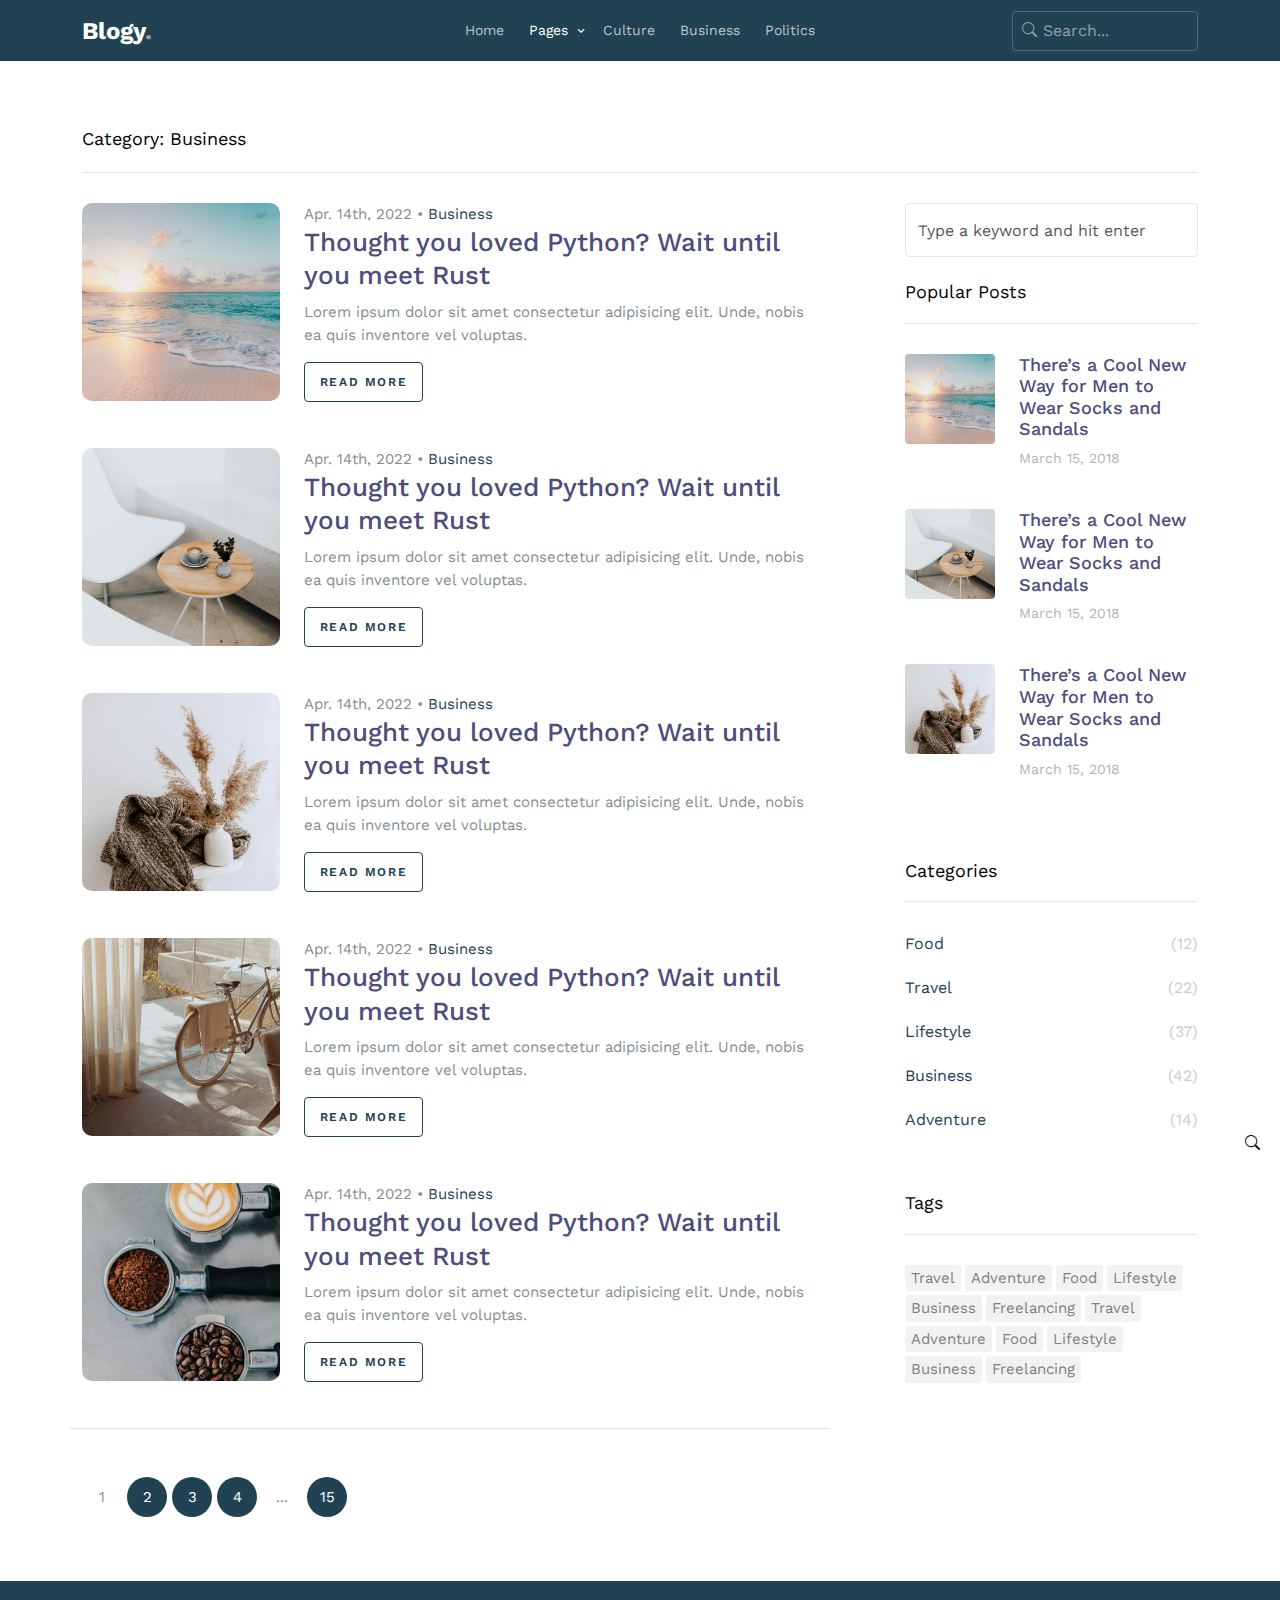
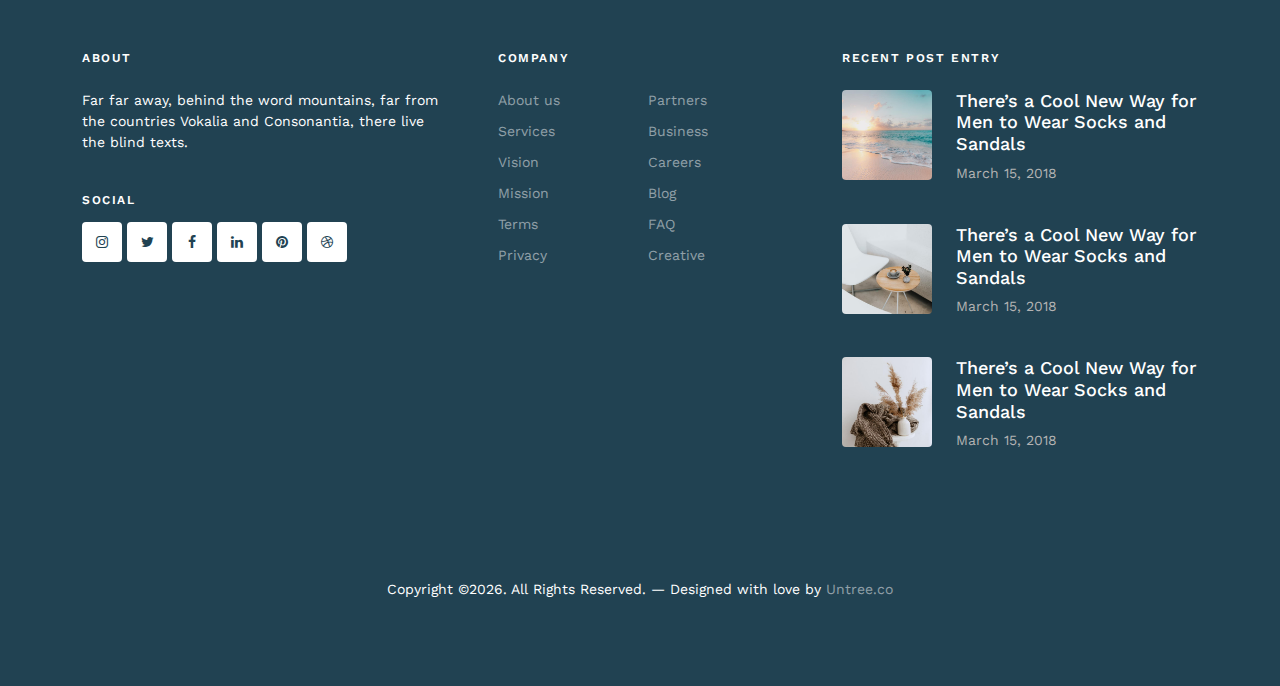
<file: category.html>
<!-- /*
* Template Name: Blogy
* Template Author: Untree.co
* Template URI: https://untree.co/
* License: https://creativecommons.org/licenses/by/3.0/
*/ -->
<!doctype html>
<html lang="en">
<head>
	<meta charset="utf-8">
	<meta name="viewport" content="width=device-width, initial-scale=1">
	<meta name="author" content="Untree.co">
	<link rel="shortcut icon" href="favicon.png">

	<meta name="description" content="" />
	<meta name="keywords" content="bootstrap, bootstrap5" />

	<link rel="preconnect" href="https://fonts.googleapis.com">
	<link rel="preconnect" href="https://fonts.gstatic.com" crossorigin>
	<link href="https://fonts.googleapis.com/css2?family=Work+Sans:wght@400;600;700&display=swap" rel="stylesheet">


	<link rel="stylesheet" href="fonts/icomoon/style.css">
	<link rel="stylesheet" href="fonts/flaticon/font/flaticon.css">

	<link rel="stylesheet" href="https://cdn.jsdelivr.net/npm/bootstrap-icons@1.8.1/font/bootstrap-icons.css">

	<link rel="stylesheet" href="css/tiny-slider.css">
	<link rel="stylesheet" href="css/aos.css">
	<link rel="stylesheet" href="css/glightbox.min.css">
	<link rel="stylesheet" href="css/style.css">

	<link rel="stylesheet" href="css/flatpickr.min.css">


	<title>Blogy &mdash; Free Bootstrap 5 Website Template by Untree.co</title>
</head>
<body>

	<div class="site-mobile-menu site-navbar-target">
		<div class="site-mobile-menu-header">
			<div class="site-mobile-menu-close">
				<span class="icofont-close js-menu-toggle"></span>
			</div>
		</div>
		<div class="site-mobile-menu-body"></div>
	</div>

	<nav class="site-nav">
		<div class="container">
			<div class="menu-bg-wrap">
				<div class="site-navigation">
					<div class="row g-0 align-items-center">
						<div class="col-2">
							<a href="index.html" class="logo m-0 float-start">Blogy<span class="text-primary">.</span></a>
						</div>
						<div class="col-8 text-center">
							<form action="#" class="search-form d-inline-block d-lg-none">
								<input type="text" class="form-control" placeholder="Search...">
								<span class="bi-search"></span>
							</form>

							<ul class="js-clone-nav d-none d-lg-inline-block text-start site-menu mx-auto">
								<li><a href="index.html">Home</a></li>
								<li class="has-children active">
									<a href="financing.html">Pages</a>
									<ul class="dropdown">
										<li><a href="search-result.html">Search Result</a></li>
										<li><a href="blog.html">Blog</a></li>
										<li><a href="single.html">Blog Single</a></li>
										<li class="active"><a href="category.html">Category</a></li>
										<li><a href="about.html">About</a></li>
										<li><a href="contact.html">Contact Us</a></li>
										<li><a href="#">Menu One</a></li>
										<li><a href="#">Menu Two</a></li>
										<li class="has-children">
											<a href="#">Dropdown</a>
											<ul class="dropdown">
												<li><a href="#">Sub Menu One</a></li>
												<li><a href="#">Sub Menu Two</a></li>
												<li><a href="#">Sub Menu Three</a></li>
											</ul>
										</li>
									</ul>
								</li>
								<li><a href="category.html">Culture</a></li>
								<li><a href="services.html">Business</a></li>
								<li><a href="about.html">Politics</a></li>
							</ul>
						</div>
						<div class="col-2 text-end">
							<a href="#" class="burger ms-auto float-end site-menu-toggle js-menu-toggle d-inline-block d-lg-none light">
								<span></span>
							</a>
							<form action="#" class="search-form d-none d-lg-inline-block">
								<input type="text" class="form-control" placeholder="Search...">
								<span class="bi-search"></span>
							</form>
						</div>
					</div>
				</div>
			</div>
		</div>
	</nav>

	<div class="section search-result-wrap">
		<div class="container">
			<div class="row">
				<div class="col-12">
					<div class="heading">Category: Business</div>
				</div>
			</div>
			<div class="row posts-entry">
				<div class="col-lg-8">
					<div class="blog-entry d-flex blog-entry-search-item">
						<a href="single.html" class="img-link me-4">
							<img src="images/img_1_sq.jpg" alt="Image" class="img-fluid">
						</a>
						<div>
							<span class="date">Apr. 14th, 2022 &bullet; <a href="#">Business</a></span>
							<h2><a href="single.html">Thought you loved Python? Wait until you meet Rust</a></h2>
							<p>Lorem ipsum dolor sit amet consectetur adipisicing elit. Unde, nobis ea quis inventore vel voluptas.</p>
							<p><a href="single.html" class="btn btn-sm btn-outline-primary">Read More</a></p>
						</div>
					</div>

					<div class="blog-entry d-flex blog-entry-search-item">
						<a href="single.html" class="img-link me-4">
							<img src="images/img_2_sq.jpg" alt="Image" class="img-fluid">
						</a>
						<div>
							<span class="date">Apr. 14th, 2022 &bullet; <a href="#">Business</a></span>
							<h2><a href="single.html">Thought you loved Python? Wait until you meet Rust</a></h2>
							<p>Lorem ipsum dolor sit amet consectetur adipisicing elit. Unde, nobis ea quis inventore vel voluptas.</p>
							<p><a href="single.html" class="btn btn-sm btn-outline-primary">Read More</a></p>
						</div>
					</div>

					<div class="blog-entry d-flex blog-entry-search-item">
						<a href="single.html" class="img-link me-4">
							<img src="images/img_3_sq.jpg" alt="Image" class="img-fluid">
						</a>
						<div>
							<span class="date">Apr. 14th, 2022 &bullet; <a href="#">Business</a></span>
							<h2><a href="single.html">Thought you loved Python? Wait until you meet Rust</a></h2>
							<p>Lorem ipsum dolor sit amet consectetur adipisicing elit. Unde, nobis ea quis inventore vel voluptas.</p>
							<p><a href="single.html" class="btn btn-sm btn-outline-primary">Read More</a></p>
						</div>
					</div>

					<div class="blog-entry d-flex blog-entry-search-item">
						<a href="single.html" class="img-link me-4">
							<img src="images/img_4_sq.jpg" alt="Image" class="img-fluid">
						</a>
						<div>
							<span class="date">Apr. 14th, 2022 &bullet; <a href="#">Business</a></span>
							<h2><a href="single.html">Thought you loved Python? Wait until you meet Rust</a></h2>
							<p>Lorem ipsum dolor sit amet consectetur adipisicing elit. Unde, nobis ea quis inventore vel voluptas.</p>
							<p><a href="single.html" class="btn btn-sm btn-outline-primary">Read More</a></p>
						</div>
					</div>

					<div class="blog-entry d-flex blog-entry-search-item">
						<a href="single.html" class="img-link me-4">
							<img src="images/img_5_sq.jpg" alt="Image" class="img-fluid">
						</a>
						<div>
							<span class="date">Apr. 14th, 2022 &bullet; <a href="#">Business</a></span>
							<h2><a href="single.html">Thought you loved Python? Wait until you meet Rust</a></h2>
							<p>Lorem ipsum dolor sit amet consectetur adipisicing elit. Unde, nobis ea quis inventore vel voluptas.</p>
							<p><a href="single.html" class="btn btn-sm btn-outline-primary">Read More</a></p>
						</div>
					</div>

					<div class="row text-start pt-5 border-top">
						<div class="col-md-12">
							<div class="custom-pagination">
								<span>1</span>
								<a href="#">2</a>
								<a href="#">3</a>
								<a href="#">4</a>
								<span>...</span>
								<a href="#">15</a>
							</div>
						</div>
					</div>

				</div>

				<div class="col-lg-4 sidebar">
					
					<div class="sidebar-box search-form-wrap mb-4">
						<form action="#" class="sidebar-search-form">
							<span class="bi-search"></span>
							<input type="text" class="form-control" id="s" placeholder="Type a keyword and hit enter">
						</form>
					</div>
					<!-- END sidebar-box -->
					<div class="sidebar-box">
						<h3 class="heading">Popular Posts</h3>
						<div class="post-entry-sidebar">
							<ul>
								<li>
									<a href="">
										<img src="images/img_1_sq.jpg" alt="Image placeholder" class="me-4 rounded">
										<div class="text">
											<h4>There’s a Cool New Way for Men to Wear Socks and Sandals</h4>
											<div class="post-meta">
												<span class="mr-2">March 15, 2018 </span>
											</div>
										</div>
									</a>
								</li>
								<li>
									<a href="">
										<img src="images/img_2_sq.jpg" alt="Image placeholder" class="me-4 rounded">
										<div class="text">
											<h4>There’s a Cool New Way for Men to Wear Socks and Sandals</h4>
											<div class="post-meta">
												<span class="mr-2">March 15, 2018 </span>
											</div>
										</div>
									</a>
								</li>
								<li>
									<a href="">
										<img src="images/img_3_sq.jpg" alt="Image placeholder" class="me-4 rounded">
										<div class="text">
											<h4>There’s a Cool New Way for Men to Wear Socks and Sandals</h4>
											<div class="post-meta">
												<span class="mr-2">March 15, 2018 </span>
											</div>
										</div>
									</a>
								</li>
							</ul>
						</div>
					</div>
					<!-- END sidebar-box -->

					<div class="sidebar-box">
						<h3 class="heading">Categories</h3>
						<ul class="categories">
							<li><a href="#">Food <span>(12)</span></a></li>
							<li><a href="#">Travel <span>(22)</span></a></li>
							<li><a href="#">Lifestyle <span>(37)</span></a></li>
							<li><a href="#">Business <span>(42)</span></a></li>
							<li><a href="#">Adventure <span>(14)</span></a></li>
						</ul>
					</div>
					<!-- END sidebar-box -->

					<div class="sidebar-box">
						<h3 class="heading">Tags</h3>
						<ul class="tags">
							<li><a href="#">Travel</a></li>
							<li><a href="#">Adventure</a></li>
							<li><a href="#">Food</a></li>
							<li><a href="#">Lifestyle</a></li>
							<li><a href="#">Business</a></li>
							<li><a href="#">Freelancing</a></li>
							<li><a href="#">Travel</a></li>
							<li><a href="#">Adventure</a></li>
							<li><a href="#">Food</a></li>
							<li><a href="#">Lifestyle</a></li>
							<li><a href="#">Business</a></li>
							<li><a href="#">Freelancing</a></li>
						</ul>
					</div>

				</div>
			</div>
		</div>
	</div>

	<footer class="site-footer">
		<div class="container">
			<div class="row">
				<div class="col-lg-4">
					<div class="widget">
						<h3 class="mb-4">About</h3>
						<p>Far far away, behind the word mountains, far from the countries Vokalia and Consonantia, there live the blind texts.</p>
					</div> <!-- /.widget -->
					<div class="widget">
						<h3>Social</h3>
						<ul class="list-unstyled social">
							<li><a href="#"><span class="icon-instagram"></span></a></li>
							<li><a href="#"><span class="icon-twitter"></span></a></li>
							<li><a href="#"><span class="icon-facebook"></span></a></li>
							<li><a href="#"><span class="icon-linkedin"></span></a></li>
							<li><a href="#"><span class="icon-pinterest"></span></a></li>
							<li><a href="#"><span class="icon-dribbble"></span></a></li>
						</ul>
					</div> <!-- /.widget -->
				</div> <!-- /.col-lg-4 -->
				<div class="col-lg-4 ps-lg-5">
					<div class="widget">
						<h3 class="mb-4">Company</h3>
						<ul class="list-unstyled float-start links">
							<li><a href="#">About us</a></li>
							<li><a href="#">Services</a></li>
							<li><a href="#">Vision</a></li>
							<li><a href="#">Mission</a></li>
							<li><a href="#">Terms</a></li>
							<li><a href="#">Privacy</a></li>
						</ul>
						<ul class="list-unstyled float-start links">
							<li><a href="#">Partners</a></li>
							<li><a href="#">Business</a></li>
							<li><a href="#">Careers</a></li>
							<li><a href="#">Blog</a></li>
							<li><a href="#">FAQ</a></li>
							<li><a href="#">Creative</a></li>
						</ul>
					</div> <!-- /.widget -->
				</div> <!-- /.col-lg-4 -->
				<div class="col-lg-4">
					<div class="widget">
						<h3 class="mb-4">Recent Post Entry</h3>
						<div class="post-entry-footer">
							<ul>
								<li>
									<a href="">
										<img src="images/img_1_sq.jpg" alt="Image placeholder" class="me-4 rounded">
										<div class="text">
											<h4>There’s a Cool New Way for Men to Wear Socks and Sandals</h4>
											<div class="post-meta">
												<span class="mr-2">March 15, 2018 </span>
											</div>
										</div>
									</a>
								</li>
								<li>
									<a href="">
										<img src="images/img_2_sq.jpg" alt="Image placeholder" class="me-4 rounded">
										<div class="text">
											<h4>There’s a Cool New Way for Men to Wear Socks and Sandals</h4>
											<div class="post-meta">
												<span class="mr-2">March 15, 2018 </span>
											</div>
										</div>
									</a>
								</li>
								<li>
									<a href="">
										<img src="images/img_3_sq.jpg" alt="Image placeholder" class="me-4 rounded">
										<div class="text">
											<h4>There’s a Cool New Way for Men to Wear Socks and Sandals</h4>
											<div class="post-meta">
												<span class="mr-2">March 15, 2018 </span>
											</div>
										</div>
									</a>
								</li>
							</ul>
						</div>


					</div> <!-- /.widget -->
				</div> <!-- /.col-lg-4 -->
			</div> <!-- /.row -->

			<div class="row mt-5">
				<div class="col-12 text-center">
          <!-- 
              **==========
              NOTE: 
              Please don't remove this copyright link unless you buy the license here https://untree.co/license/  
              **==========
            -->

            <p>Copyright &copy;<script>document.write(new Date().getFullYear());</script>. All Rights Reserved. &mdash; Designed with love by <a href="https://untree.co">Untree.co</a> <!-- License information: https://untree.co/license/ -->
            </p>
          </div>
        </div>
      </div> <!-- /.container -->
    </footer> <!-- /.site-footer -->

    <!-- Preloader -->
    <div id="overlayer"></div>
    <div class="loader">
    	<div class="spinner-border text-primary" role="status">
    		<span class="visually-hidden">Loading...</span>
    	</div>
    </div>


    <script src="js/bootstrap.bundle.min.js"></script>
    <script src="js/tiny-slider.js"></script>

    <script src="js/flatpickr.min.js"></script>


    <script src="js/aos.js"></script>
    <script src="js/glightbox.min.js"></script>
    <script src="js/navbar.js"></script>
    <script src="js/counter.js"></script>
    <script src="js/custom.js"></script>

    
  </body>
  </html>
</file>
<file: fonts/icomoon/style.css>
@font-face {
  font-family: 'icomoon';
  src:  url('fonts/icomoon.eot?10si43');
  src:  url('fonts/icomoon.eot?10si43#iefix') format('embedded-opentype'),
    url('fonts/icomoon.ttf?10si43') format('truetype'),
    url('fonts/icomoon.woff?10si43') format('woff'),
    url('fonts/icomoon.svg?10si43#icomoon') format('svg');
  font-weight: normal;
  font-style: normal;
}

[class^="icon-"], [class*=" icon-"] {
  /* use !important to prevent issues with browser extensions that change fonts */
  font-family: 'icomoon' !important;
  speak: none;
  font-style: normal;
  font-weight: normal;
  font-variant: normal;
  text-transform: none;
  line-height: 1;

  /* Better Font Rendering =========== */
  -webkit-font-smoothing: antialiased;
  -moz-osx-font-smoothing: grayscale;
}

.icon-asterisk:before {
  content: "\f069";
}
.icon-plus:before {
  content: "\f067";
}
.icon-question:before {
  content: "\f128";
}
.icon-minus:before {
  content: "\f068";
}
.icon-glass:before {
  content: "\f000";
}
.icon-music:before {
  content: "\f001";
}
.icon-search:before {
  content: "\f002";
}
.icon-envelope-o:before {
  content: "\f003";
}
.icon-heart:before {
  content: "\f004";
}
.icon-star:before {
  content: "\f005";
}
.icon-star-o:before {
  content: "\f006";
}
.icon-user:before {
  content: "\f007";
}
.icon-film:before {
  content: "\f008";
}
.icon-th-large:before {
  content: "\f009";
}
.icon-th:before {
  content: "\f00a";
}
.icon-th-list:before {
  content: "\f00b";
}
.icon-check:before {
  content: "\f00c";
}
.icon-close:before {
  content: "\f00d";
}
.icon-remove:before {
  content: "\f00d";
}
.icon-times:before {
  content: "\f00d";
}
.icon-search-plus:before {
  content: "\f00e";
}
.icon-search-minus:before {
  content: "\f010";
}
.icon-power-off:before {
  content: "\f011";
}
.icon-signal:before {
  content: "\f012";
}
.icon-cog:before {
  content: "\f013";
}
.icon-gear:before {
  content: "\f013";
}
.icon-trash-o:before {
  content: "\f014";
}
.icon-home:before {
  content: "\f015";
}
.icon-file-o:before {
  content: "\f016";
}
.icon-clock-o:before {
  content: "\f017";
}
.icon-road:before {
  content: "\f018";
}
.icon-download:before {
  content: "\f019";
}
.icon-arrow-circle-o-down:before {
  content: "\f01a";
}
.icon-arrow-circle-o-up:before {
  content: "\f01b";
}
.icon-inbox:before {
  content: "\f01c";
}
.icon-play-circle-o:before {
  content: "\f01d";
}
.icon-repeat:before {
  content: "\f01e";
}
.icon-rotate-right:before {
  content: "\f01e";
}
.icon-refresh:before {
  content: "\f021";
}
.icon-list-alt:before {
  content: "\f022";
}
.icon-lock:before {
  content: "\f023";
}
.icon-flag:before {
  content: "\f024";
}
.icon-headphones:before {
  content: "\f025";
}
.icon-volume-off:before {
  content: "\f026";
}
.icon-volume-down:before {
  content: "\f027";
}
.icon-volume-up:before {
  content: "\f028";
}
.icon-qrcode:before {
  content: "\f029";
}
.icon-barcode:before {
  content: "\f02a";
}
.icon-tag:before {
  content: "\f02b";
}
.icon-tags:before {
  content: "\f02c";
}
.icon-book:before {
  content: "\f02d";
}
.icon-bookmark:before {
  content: "\f02e";
}
.icon-print:before {
  content: "\f02f";
}
.icon-camera:before {
  content: "\f030";
}
.icon-font:before {
  content: "\f031";
}
.icon-bold:before {
  content: "\f032";
}
.icon-italic:before {
  content: "\f033";
}
.icon-text-height:before {
  content: "\f034";
}
.icon-text-width:before {
  content: "\f035";
}
.icon-align-left:before {
  content: "\f036";
}
.icon-align-center:before {
  content: "\f037";
}
.icon-align-right:before {
  content: "\f038";
}
.icon-align-justify:before {
  content: "\f039";
}
.icon-list:before {
  content: "\f03a";
}
.icon-dedent:before {
  content: "\f03b";
}
.icon-outdent:before {
  content: "\f03b";
}
.icon-indent:before {
  content: "\f03c";
}
.icon-video-camera:before {
  content: "\f03d";
}
.icon-image:before {
  content: "\f03e";
}
.icon-photo:before {
  content: "\f03e";
}
.icon-picture-o:before {
  content: "\f03e";
}
.icon-pencil:before {
  content: "\f040";
}
.icon-map-marker:before {
  content: "\f041";
}
.icon-adjust:before {
  content: "\f042";
}
.icon-tint:before {
  content: "\f043";
}
.icon-edit:before {
  content: "\f044";
}
.icon-pencil-square-o:before {
  content: "\f044";
}
.icon-share-square-o:before {
  content: "\f045";
}
.icon-check-square-o:before {
  content: "\f046";
}
.icon-arrows:before {
  content: "\f047";
}
.icon-step-backward:before {
  content: "\f048";
}
.icon-fast-backward:before {
  content: "\f049";
}
.icon-backward:before {
  content: "\f04a";
}
.icon-play:before {
  content: "\f04b";
}
.icon-pause:before {
  content: "\f04c";
}
.icon-stop:before {
  content: "\f04d";
}
.icon-forward:before {
  content: "\f04e";
}
.icon-fast-forward:before {
  content: "\f050";
}
.icon-step-forward:before {
  content: "\f051";
}
.icon-eject:before {
  content: "\f052";
}
.icon-chevron-left:before {
  content: "\f053";
}
.icon-chevron-right:before {
  content: "\f054";
}
.icon-plus-circle:before {
  content: "\f055";
}
.icon-minus-circle:before {
  content: "\f056";
}
.icon-times-circle:before {
  content: "\f057";
}
.icon-check-circle:before {
  content: "\f058";
}
.icon-question-circle:before {
  content: "\f059";
}
.icon-info-circle:before {
  content: "\f05a";
}
.icon-crosshairs:before {
  content: "\f05b";
}
.icon-times-circle-o:before {
  content: "\f05c";
}
.icon-check-circle-o:before {
  content: "\f05d";
}
.icon-ban:before {
  content: "\f05e";
}
.icon-arrow-left:before {
  content: "\f060";
}
.icon-arrow-right:before {
  content: "\f061";
}
.icon-arrow-up:before {
  content: "\f062";
}
.icon-arrow-down:before {
  content: "\f063";
}
.icon-mail-forward:before {
  content: "\f064";
}
.icon-share:before {
  content: "\f064";
}
.icon-expand:before {
  content: "\f065";
}
.icon-compress:before {
  content: "\f066";
}
.icon-exclamation-circle:before {
  content: "\f06a";
}
.icon-gift:before {
  content: "\f06b";
}
.icon-leaf:before {
  content: "\f06c";
}
.icon-fire:before {
  content: "\f06d";
}
.icon-eye:before {
  content: "\f06e";
}
.icon-eye-slash:before {
  content: "\f070";
}
.icon-exclamation-triangle:before {
  content: "\f071";
}
.icon-warning:before {
  content: "\f071";
}
.icon-plane:before {
  content: "\f072";
}
.icon-calendar:before {
  content: "\f073";
}
.icon-random:before {
  content: "\f074";
}
.icon-comment:before {
  content: "\f075";
}
.icon-magnet:before {
  content: "\f076";
}
.icon-chevron-up:before {
  content: "\f077";
}
.icon-chevron-down:before {
  content: "\f078";
}
.icon-retweet:before {
  content: "\f079";
}
.icon-shopping-cart:before {
  content: "\f07a";
}
.icon-folder:before {
  content: "\f07b";
}
.icon-folder-open:before {
  content: "\f07c";
}
.icon-arrows-v:before {
  content: "\f07d";
}
.icon-arrows-h:before {
  content: "\f07e";
}
.icon-bar-chart:before {
  content: "\f080";
}
.icon-bar-chart-o:before {
  content: "\f080";
}
.icon-twitter-square:before {
  content: "\f081";
}
.icon-facebook-square:before {
  content: "\f082";
}
.icon-camera-retro:before {
  content: "\f083";
}
.icon-key:before {
  content: "\f084";
}
.icon-cogs:before {
  content: "\f085";
}
.icon-gears:before {
  content: "\f085";
}
.icon-comments:before {
  content: "\f086";
}
.icon-thumbs-o-up:before {
  content: "\f087";
}
.icon-thumbs-o-down:before {
  content: "\f088";
}
.icon-star-half:before {
  content: "\f089";
}
.icon-heart-o:before {
  content: "\f08a";
}
.icon-sign-out:before {
  content: "\f08b";
}
.icon-linkedin-square:before {
  content: "\f08c";
}
.icon-thumb-tack:before {
  content: "\f08d";
}
.icon-external-link:before {
  content: "\f08e";
}
.icon-sign-in:before {
  content: "\f090";
}
.icon-trophy:before {
  content: "\f091";
}
.icon-github-square:before {
  content: "\f092";
}
.icon-upload:before {
  content: "\f093";
}
.icon-lemon-o:before {
  content: "\f094";
}
.icon-phone:before {
  content: "\f095";
}
.icon-square-o:before {
  content: "\f096";
}
.icon-bookmark-o:before {
  content: "\f097";
}
.icon-phone-square:before {
  content: "\f098";
}
.icon-twitter:before {
  content: "\f099";
}
.icon-facebook:before {
  content: "\f09a";
}
.icon-facebook-f:before {
  content: "\f09a";
}
.icon-github:before {
  content: "\f09b";
}
.icon-unlock:before {
  content: "\f09c";
}
.icon-credit-card:before {
  content: "\f09d";
}
.icon-feed:before {
  content: "\f09e";
}
.icon-rss:before {
  content: "\f09e";
}
.icon-hdd-o:before {
  content: "\f0a0";
}
.icon-bullhorn:before {
  content: "\f0a1";
}
.icon-bell-o:before {
  content: "\f0a2";
}
.icon-certificate:before {
  content: "\f0a3";
}
.icon-hand-o-right:before {
  content: "\f0a4";
}
.icon-hand-o-left:before {
  content: "\f0a5";
}
.icon-hand-o-up:before {
  content: "\f0a6";
}
.icon-hand-o-down:before {
  content: "\f0a7";
}
.icon-arrow-circle-left:before {
  content: "\f0a8";
}
.icon-arrow-circle-right:before {
  content: "\f0a9";
}
.icon-arrow-circle-up:before {
  content: "\f0aa";
}
.icon-arrow-circle-down:before {
  content: "\f0ab";
}
.icon-globe:before {
  content: "\f0ac";
}
.icon-wrench:before {
  content: "\f0ad";
}
.icon-tasks:before {
  content: "\f0ae";
}
.icon-filter:before {
  content: "\f0b0";
}
.icon-briefcase:before {
  content: "\f0b1";
}
.icon-arrows-alt:before {
  content: "\f0b2";
}
.icon-group:before {
  content: "\f0c0";
}
.icon-users:before {
  content: "\f0c0";
}
.icon-chain:before {
  content: "\f0c1";
}
.icon-link:before {
  content: "\f0c1";
}
.icon-cloud:before {
  content: "\f0c2";
}
.icon-flask:before {
  content: "\f0c3";
}
.icon-cut:before {
  content: "\f0c4";
}
.icon-scissors:before {
  content: "\f0c4";
}
.icon-copy:before {
  content: "\f0c5";
}
.icon-files-o:before {
  content: "\f0c5";
}
.icon-paperclip:before {
  content: "\f0c6";
}
.icon-floppy-o:before {
  content: "\f0c7";
}
.icon-save:before {
  content: "\f0c7";
}
.icon-square:before {
  content: "\f0c8";
}
.icon-bars:before {
  content: "\f0c9";
}
.icon-navicon:before {
  content: "\f0c9";
}
.icon-reorder:before {
  content: "\f0c9";
}
.icon-list-ul:before {
  content: "\f0ca";
}
.icon-list-ol:before {
  content: "\f0cb";
}
.icon-strikethrough:before {
  content: "\f0cc";
}
.icon-underline:before {
  content: "\f0cd";
}
.icon-table:before {
  content: "\f0ce";
}
.icon-magic:before {
  content: "\f0d0";
}
.icon-truck:before {
  content: "\f0d1";
}
.icon-pinterest:before {
  content: "\f0d2";
}
.icon-pinterest-square:before {
  content: "\f0d3";
}
.icon-google-plus-square:before {
  content: "\f0d4";
}
.icon-google-plus:before {
  content: "\f0d5";
}
.icon-money:before {
  content: "\f0d6";
}
.icon-caret-down:before {
  content: "\f0d7";
}
.icon-caret-up:before {
  content: "\f0d8";
}
.icon-caret-left:before {
  content: "\f0d9";
}
.icon-caret-right:before {
  content: "\f0da";
}
.icon-columns:before {
  content: "\f0db";
}
.icon-sort:before {
  content: "\f0dc";
}
.icon-unsorted:before {
  content: "\f0dc";
}
.icon-sort-desc:before {
  content: "\f0dd";
}
.icon-sort-down:before {
  content: "\f0dd";
}
.icon-sort-asc:before {
  content: "\f0de";
}
.icon-sort-up:before {
  content: "\f0de";
}
.icon-envelope:before {
  content: "\f0e0";
}
.icon-linkedin:before {
  content: "\f0e1";
}
.icon-rotate-left:before {
  content: "\f0e2";
}
.icon-undo:before {
  content: "\f0e2";
}
.icon-gavel:before {
  content: "\f0e3";
}
.icon-legal:before {
  content: "\f0e3";
}
.icon-dashboard:before {
  content: "\f0e4";
}
.icon-tachometer:before {
  content: "\f0e4";
}
.icon-comment-o:before {
  content: "\f0e5";
}
.icon-comments-o:before {
  content: "\f0e6";
}
.icon-bolt:before {
  content: "\f0e7";
}
.icon-flash:before {
  content: "\f0e7";
}
.icon-sitemap:before {
  content: "\f0e8";
}
.icon-umbrella:before {
  content: "\f0e9";
}
.icon-clipboard:before {
  content: "\f0ea";
}
.icon-paste:before {
  content: "\f0ea";
}
.icon-lightbulb-o:before {
  content: "\f0eb";
}
.icon-exchange:before {
  content: "\f0ec";
}
.icon-cloud-download:before {
  content: "\f0ed";
}
.icon-cloud-upload:before {
  content: "\f0ee";
}
.icon-user-md:before {
  content: "\f0f0";
}
.icon-stethoscope:before {
  content: "\f0f1";
}
.icon-suitcase:before {
  content: "\f0f2";
}
.icon-bell:before {
  content: "\f0f3";
}
.icon-coffee:before {
  content: "\f0f4";
}
.icon-cutlery:before {
  content: "\f0f5";
}
.icon-file-text-o:before {
  content: "\f0f6";
}
.icon-building-o:before {
  content: "\f0f7";
}
.icon-hospital-o:before {
  content: "\f0f8";
}
.icon-ambulance:before {
  content: "\f0f9";
}
.icon-medkit:before {
  content: "\f0fa";
}
.icon-fighter-jet:before {
  content: "\f0fb";
}
.icon-beer:before {
  content: "\f0fc";
}
.icon-h-square:before {
  content: "\f0fd";
}
.icon-plus-square:before {
  content: "\f0fe";
}
.icon-angle-double-left:before {
  content: "\f100";
}
.icon-angle-double-right:before {
  content: "\f101";
}
.icon-angle-double-up:before {
  content: "\f102";
}
.icon-angle-double-down:before {
  content: "\f103";
}
.icon-angle-left:before {
  content: "\f104";
}
.icon-angle-right:before {
  content: "\f105";
}
.icon-angle-up:before {
  content: "\f106";
}
.icon-angle-down:before {
  content: "\f107";
}
.icon-desktop:before {
  content: "\f108";
}
.icon-laptop:before {
  content: "\f109";
}
.icon-tablet:before {
  content: "\f10a";
}
.icon-mobile:before {
  content: "\f10b";
}
.icon-mobile-phone:before {
  content: "\f10b";
}
.icon-circle-o:before {
  content: "\f10c";
}
.icon-quote-left:before {
  content: "\f10d";
}
.icon-quote-right:before {
  content: "\f10e";
}
.icon-spinner:before {
  content: "\f110";
}
.icon-circle:before {
  content: "\f111";
}
.icon-mail-reply:before {
  content: "\f112";
}
.icon-reply:before {
  content: "\f112";
}
.icon-github-alt:before {
  content: "\f113";
}
.icon-folder-o:before {
  content: "\f114";
}
.icon-folder-open-o:before {
  content: "\f115";
}
.icon-smile-o:before {
  content: "\f118";
}
.icon-frown-o:before {
  content: "\f119";
}
.icon-meh-o:before {
  content: "\f11a";
}
.icon-gamepad:before {
  content: "\f11b";
}
.icon-keyboard-o:before {
  content: "\f11c";
}
.icon-flag-o:before {
  content: "\f11d";
}
.icon-flag-checkered:before {
  content: "\f11e";
}
.icon-terminal:before {
  content: "\f120";
}
.icon-code:before {
  content: "\f121";
}
.icon-mail-reply-all:before {
  content: "\f122";
}
.icon-reply-all:before {
  content: "\f122";
}
.icon-star-half-empty:before {
  content: "\f123";
}
.icon-star-half-full:before {
  content: "\f123";
}
.icon-star-half-o:before {
  content: "\f123";
}
.icon-location-arrow:before {
  content: "\f124";
}
.icon-crop:before {
  content: "\f125";
}
.icon-code-fork:before {
  content: "\f126";
}
.icon-chain-broken:before {
  content: "\f127";
}
.icon-unlink:before {
  content: "\f127";
}
.icon-info:before {
  content: "\f129";
}
.icon-exclamation:before {
  content: "\f12a";
}
.icon-superscript:before {
  content: "\f12b";
}
.icon-subscript:before {
  content: "\f12c";
}
.icon-eraser:before {
  content: "\f12d";
}
.icon-puzzle-piece:before {
  content: "\f12e";
}
.icon-microphone:before {
  content: "\f130";
}
.icon-microphone-slash:before {
  content: "\f131";
}
.icon-shield:before {
  content: "\f132";
}
.icon-calendar-o:before {
  content: "\f133";
}
.icon-fire-extinguisher:before {
  content: "\f134";
}
.icon-rocket:before {
  content: "\f135";
}
.icon-maxcdn:before {
  content: "\f136";
}
.icon-chevron-circle-left:before {
  content: "\f137";
}
.icon-chevron-circle-right:before {
  content: "\f138";
}
.icon-chevron-circle-up:before {
  content: "\f139";
}
.icon-chevron-circle-down:before {
  content: "\f13a";
}
.icon-html5:before {
  content: "\f13b";
}
.icon-css3:before {
  content: "\f13c";
}
.icon-anchor:before {
  content: "\f13d";
}
.icon-unlock-alt:before {
  content: "\f13e";
}
.icon-bullseye:before {
  content: "\f140";
}
.icon-ellipsis-h:before {
  content: "\f141";
}
.icon-ellipsis-v:before {
  content: "\f142";
}
.icon-rss-square:before {
  content: "\f143";
}
.icon-play-circle:before {
  content: "\f144";
}
.icon-ticket:before {
  content: "\f145";
}
.icon-minus-square:before {
  content: "\f146";
}
.icon-minus-square-o:before {
  content: "\f147";
}
.icon-level-up:before {
  content: "\f148";
}
.icon-level-down:before {
  content: "\f149";
}
.icon-check-square:before {
  content: "\f14a";
}
.icon-pencil-square:before {
  content: "\f14b";
}
.icon-external-link-square:before {
  content: "\f14c";
}
.icon-share-square:before {
  content: "\f14d";
}
.icon-compass:before {
  content: "\f14e";
}
.icon-caret-square-o-down:before {
  content: "\f150";
}
.icon-toggle-down:before {
  content: "\f150";
}
.icon-caret-square-o-up:before {
  content: "\f151";
}
.icon-toggle-up:before {
  content: "\f151";
}
.icon-caret-square-o-right:before {
  content: "\f152";
}
.icon-toggle-right:before {
  content: "\f152";
}
.icon-eur:before {
  content: "\f153";
}
.icon-euro:before {
  content: "\f153";
}
.icon-gbp:before {
  content: "\f154";
}
.icon-dollar:before {
  content: "\f155";
}
.icon-usd:before {
  content: "\f155";
}
.icon-inr:before {
  content: "\f156";
}
.icon-rupee:before {
  content: "\f156";
}
.icon-cny:before {
  content: "\f157";
}
.icon-jpy:before {
  content: "\f157";
}
.icon-rmb:before {
  content: "\f157";
}
.icon-yen:before {
  content: "\f157";
}
.icon-rouble:before {
  content: "\f158";
}
.icon-rub:before {
  content: "\f158";
}
.icon-ruble:before {
  content: "\f158";
}
.icon-krw:before {
  content: "\f159";
}
.icon-won:before {
  content: "\f159";
}
.icon-bitcoin:before {
  content: "\f15a";
}
.icon-btc:before {
  content: "\f15a";
}
.icon-file:before {
  content: "\f15b";
}
.icon-file-text:before {
  content: "\f15c";
}
.icon-sort-alpha-asc:before {
  content: "\f15d";
}
.icon-sort-alpha-desc:before {
  content: "\f15e";
}
.icon-sort-amount-asc:before {
  content: "\f160";
}
.icon-sort-amount-desc:before {
  content: "\f161";
}
.icon-sort-numeric-asc:before {
  content: "\f162";
}
.icon-sort-numeric-desc:before {
  content: "\f163";
}
.icon-thumbs-up:before {
  content: "\f164";
}
.icon-thumbs-down:before {
  content: "\f165";
}
.icon-youtube-square:before {
  content: "\f166";
}
.icon-youtube:before {
  content: "\f167";
}
.icon-xing:before {
  content: "\f168";
}
.icon-xing-square:before {
  content: "\f169";
}
.icon-youtube-play:before {
  content: "\f16a";
}
.icon-dropbox:before {
  content: "\f16b";
}
.icon-stack-overflow:before {
  content: "\f16c";
}
.icon-instagram:before {
  content: "\f16d";
}
.icon-flickr:before {
  content: "\f16e";
}
.icon-adn:before {
  content: "\f170";
}
.icon-bitbucket:before {
  content: "\f171";
}
.icon-bitbucket-square:before {
  content: "\f172";
}
.icon-tumblr:before {
  content: "\f173";
}
.icon-tumblr-square:before {
  content: "\f174";
}
.icon-long-arrow-down:before {
  content: "\f175";
}
.icon-long-arrow-up:before {
  content: "\f176";
}
.icon-long-arrow-left:before {
  content: "\f177";
}
.icon-long-arrow-right:before {
  content: "\f178";
}
.icon-apple:before {
  content: "\f179";
}
.icon-windows:before {
  content: "\f17a";
}
.icon-android:before {
  content: "\f17b";
}
.icon-linux:before {
  content: "\f17c";
}
.icon-dribbble:before {
  content: "\f17d";
}
.icon-skype:before {
  content: "\f17e";
}
.icon-foursquare:before {
  content: "\f180";
}
.icon-trello:before {
  content: "\f181";
}
.icon-female:before {
  content: "\f182";
}
.icon-male:before {
  content: "\f183";
}
.icon-gittip:before {
  content: "\f184";
}
.icon-gratipay:before {
  content: "\f184";
}
.icon-sun-o:before {
  content: "\f185";
}
.icon-moon-o:before {
  content: "\f186";
}
.icon-archive:before {
  content: "\f187";
}
.icon-bug:before {
  content: "\f188";
}
.icon-vk:before {
  content: "\f189";
}
.icon-weibo:before {
  content: "\f18a";
}
.icon-renren:before {
  content: "\f18b";
}
.icon-pagelines:before {
  content: "\f18c";
}
.icon-stack-exchange:before {
  content: "\f18d";
}
.icon-arrow-circle-o-right:before {
  content: "\f18e";
}
.icon-arrow-circle-o-left:before {
  content: "\f190";
}
.icon-caret-square-o-left:before {
  content: "\f191";
}
.icon-toggle-left:before {
  content: "\f191";
}
.icon-dot-circle-o:before {
  content: "\f192";
}
.icon-wheelchair:before {
  content: "\f193";
}
.icon-vimeo-square:before {
  content: "\f194";
}
.icon-try:before {
  content: "\f195";
}
.icon-turkish-lira:before {
  content: "\f195";
}
.icon-plus-square-o:before {
  content: "\f196";
}
.icon-space-shuttle:before {
  content: "\f197";
}
.icon-slack:before {
  content: "\f198";
}
.icon-envelope-square:before {
  content: "\f199";
}
.icon-wordpress:before {
  content: "\f19a";
}
.icon-openid:before {
  content: "\f19b";
}
.icon-bank:before {
  content: "\f19c";
}
.icon-institution:before {
  content: "\f19c";
}
.icon-university:before {
  content: "\f19c";
}
.icon-graduation-cap:before {
  content: "\f19d";
}
.icon-mortar-board:before {
  content: "\f19d";
}
.icon-yahoo:before {
  content: "\f19e";
}
.icon-google:before {
  content: "\f1a0";
}
.icon-reddit:before {
  content: "\f1a1";
}
.icon-reddit-square:before {
  content: "\f1a2";
}
.icon-stumbleupon-circle:before {
  content: "\f1a3";
}
.icon-stumbleupon:before {
  content: "\f1a4";
}
.icon-delicious:before {
  content: "\f1a5";
}
.icon-digg:before {
  content: "\f1a6";
}
.icon-pied-piper-pp:before {
  content: "\f1a7";
}
.icon-pied-piper-alt:before {
  content: "\f1a8";
}
.icon-drupal:before {
  content: "\f1a9";
}
.icon-joomla:before {
  content: "\f1aa";
}
.icon-language:before {
  content: "\f1ab";
}
.icon-fax:before {
  content: "\f1ac";
}
.icon-building:before {
  content: "\f1ad";
}
.icon-child:before {
  content: "\f1ae";
}
.icon-paw:before {
  content: "\f1b0";
}
.icon-spoon:before {
  content: "\f1b1";
}
.icon-cube:before {
  content: "\f1b2";
}
.icon-cubes:before {
  content: "\f1b3";
}
.icon-behance:before {
  content: "\f1b4";
}
.icon-behance-square:before {
  content: "\f1b5";
}
.icon-steam:before {
  content: "\f1b6";
}
.icon-steam-square:before {
  content: "\f1b7";
}
.icon-recycle:before {
  content: "\f1b8";
}
.icon-automobile:before {
  content: "\f1b9";
}
.icon-car:before {
  content: "\f1b9";
}
.icon-cab:before {
  content: "\f1ba";
}
.icon-taxi:before {
  content: "\f1ba";
}
.icon-tree:before {
  content: "\f1bb";
}
.icon-spotify:before {
  content: "\f1bc";
}
.icon-deviantart:before {
  content: "\f1bd";
}
.icon-soundcloud:before {
  content: "\f1be";
}
.icon-database:before {
  content: "\f1c0";
}
.icon-file-pdf-o:before {
  content: "\f1c1";
}
.icon-file-word-o:before {
  content: "\f1c2";
}
.icon-file-excel-o:before {
  content: "\f1c3";
}
.icon-file-powerpoint-o:before {
  content: "\f1c4";
}
.icon-file-image-o:before {
  content: "\f1c5";
}
.icon-file-photo-o:before {
  content: "\f1c5";
}
.icon-file-picture-o:before {
  content: "\f1c5";
}
.icon-file-archive-o:before {
  content: "\f1c6";
}
.icon-file-zip-o:before {
  content: "\f1c6";
}
.icon-file-audio-o:before {
  content: "\f1c7";
}
.icon-file-sound-o:before {
  content: "\f1c7";
}
.icon-file-movie-o:before {
  content: "\f1c8";
}
.icon-file-video-o:before {
  content: "\f1c8";
}
.icon-file-code-o:before {
  content: "\f1c9";
}
.icon-vine:before {
  content: "\f1ca";
}
.icon-codepen:before {
  content: "\f1cb";
}
.icon-jsfiddle:before {
  content: "\f1cc";
}
.icon-life-bouy:before {
  content: "\f1cd";
}
.icon-life-buoy:before {
  content: "\f1cd";
}
.icon-life-ring:before {
  content: "\f1cd";
}
.icon-life-saver:before {
  content: "\f1cd";
}
.icon-support:before {
  content: "\f1cd";
}
.icon-circle-o-notch:before {
  content: "\f1ce";
}
.icon-ra:before {
  content: "\f1d0";
}
.icon-rebel:before {
  content: "\f1d0";
}
.icon-resistance:before {
  content: "\f1d0";
}
.icon-empire:before {
  content: "\f1d1";
}
.icon-ge:before {
  content: "\f1d1";
}
.icon-git-square:before {
  content: "\f1d2";
}
.icon-git:before {
  content: "\f1d3";
}
.icon-hacker-news:before {
  content: "\f1d4";
}
.icon-y-combinator-square:before {
  content: "\f1d4";
}
.icon-yc-square:before {
  content: "\f1d4";
}
.icon-tencent-weibo:before {
  content: "\f1d5";
}
.icon-qq:before {
  content: "\f1d6";
}
.icon-wechat:before {
  content: "\f1d7";
}
.icon-weixin:before {
  content: "\f1d7";
}
.icon-paper-plane:before {
  content: "\f1d8";
}
.icon-send:before {
  content: "\f1d8";
}
.icon-paper-plane-o:before {
  content: "\f1d9";
}
.icon-send-o:before {
  content: "\f1d9";
}
.icon-history:before {
  content: "\f1da";
}
.icon-circle-thin:before {
  content: "\f1db";
}
.icon-header:before {
  content: "\f1dc";
}
.icon-paragraph:before {
  content: "\f1dd";
}
.icon-sliders:before {
  content: "\f1de";
}
.icon-share-alt:before {
  content: "\f1e0";
}
.icon-share-alt-square:before {
  content: "\f1e1";
}
.icon-bomb:before {
  content: "\f1e2";
}
.icon-futbol-o:before {
  content: "\f1e3";
}
.icon-soccer-ball-o:before {
  content: "\f1e3";
}
.icon-tty:before {
  content: "\f1e4";
}
.icon-binoculars:before {
  content: "\f1e5";
}
.icon-plug:before {
  content: "\f1e6";
}
.icon-slideshare:before {
  content: "\f1e7";
}
.icon-twitch:before {
  content: "\f1e8";
}
.icon-yelp:before {
  content: "\f1e9";
}
.icon-newspaper-o:before {
  content: "\f1ea";
}
.icon-wifi:before {
  content: "\f1eb";
}
.icon-calculator:before {
  content: "\f1ec";
}
.icon-paypal:before {
  content: "\f1ed";
}
.icon-google-wallet:before {
  content: "\f1ee";
}
.icon-cc-visa:before {
  content: "\f1f0";
}
.icon-cc-mastercard:before {
  content: "\f1f1";
}
.icon-cc-discover:before {
  content: "\f1f2";
}
.icon-cc-amex:before {
  content: "\f1f3";
}
.icon-cc-paypal:before {
  content: "\f1f4";
}
.icon-cc-stripe:before {
  content: "\f1f5";
}
.icon-bell-slash:before {
  content: "\f1f6";
}
.icon-bell-slash-o:before {
  content: "\f1f7";
}
.icon-trash:before {
  content: "\f1f8";
}
.icon-copyright:before {
  content: "\f1f9";
}
.icon-at:before {
  content: "\f1fa";
}
.icon-eyedropper:before {
  content: "\f1fb";
}
.icon-paint-brush:before {
  content: "\f1fc";
}
.icon-birthday-cake:before {
  content: "\f1fd";
}
.icon-area-chart:before {
  content: "\f1fe";
}
.icon-pie-chart:before {
  content: "\f200";
}
.icon-line-chart:before {
  content: "\f201";
}
.icon-lastfm:before {
  content: "\f202";
}
.icon-lastfm-square:before {
  content: "\f203";
}
.icon-toggle-off:before {
  content: "\f204";
}
.icon-toggle-on:before {
  content: "\f205";
}
.icon-bicycle:before {
  content: "\f206";
}
.icon-bus:before {
  content: "\f207";
}
.icon-ioxhost:before {
  content: "\f208";
}
.icon-angellist:before {
  content: "\f209";
}
.icon-cc:before {
  content: "\f20a";
}
.icon-ils:before {
  content: "\f20b";
}
.icon-shekel:before {
  content: "\f20b";
}
.icon-sheqel:before {
  content: "\f20b";
}
.icon-meanpath:before {
  content: "\f20c";
}
.icon-buysellads:before {
  content: "\f20d";
}
.icon-connectdevelop:before {
  content: "\f20e";
}
.icon-dashcube:before {
  content: "\f210";
}
.icon-forumbee:before {
  content: "\f211";
}
.icon-leanpub:before {
  content: "\f212";
}
.icon-sellsy:before {
  content: "\f213";
}
.icon-shirtsinbulk:before {
  content: "\f214";
}
.icon-simplybuilt:before {
  content: "\f215";
}
.icon-skyatlas:before {
  content: "\f216";
}
.icon-cart-plus:before {
  content: "\f217";
}
.icon-cart-arrow-down:before {
  content: "\f218";
}
.icon-diamond:before {
  content: "\f219";
}
.icon-ship:before {
  content: "\f21a";
}
.icon-user-secret:before {
  content: "\f21b";
}
.icon-motorcycle:before {
  content: "\f21c";
}
.icon-street-view:before {
  content: "\f21d";
}
.icon-heartbeat:before {
  content: "\f21e";
}
.icon-venus:before {
  content: "\f221";
}
.icon-mars:before {
  content: "\f222";
}
.icon-mercury:before {
  content: "\f223";
}
.icon-intersex:before {
  content: "\f224";
}
.icon-transgender:before {
  content: "\f224";
}
.icon-transgender-alt:before {
  content: "\f225";
}
.icon-venus-double:before {
  content: "\f226";
}
.icon-mars-double:before {
  content: "\f227";
}
.icon-venus-mars:before {
  content: "\f228";
}
.icon-mars-stroke:before {
  content: "\f229";
}
.icon-mars-stroke-v:before {
  content: "\f22a";
}
.icon-mars-stroke-h:before {
  content: "\f22b";
}
.icon-neuter:before {
  content: "\f22c";
}
.icon-genderless:before {
  content: "\f22d";
}
.icon-facebook-official:before {
  content: "\f230";
}
.icon-pinterest-p:before {
  content: "\f231";
}
.icon-whatsapp:before {
  content: "\f232";
}
.icon-server:before {
  content: "\f233";
}
.icon-user-plus:before {
  content: "\f234";
}
.icon-user-times:before {
  content: "\f235";
}
.icon-bed:before {
  content: "\f236";
}
.icon-hotel:before {
  content: "\f236";
}
.icon-viacoin:before {
  content: "\f237";
}
.icon-train:before {
  content: "\f238";
}
.icon-subway:before {
  content: "\f239";
}
.icon-medium:before {
  content: "\f23a";
}
.icon-y-combinator:before {
  content: "\f23b";
}
.icon-yc:before {
  content: "\f23b";
}
.icon-optin-monster:before {
  content: "\f23c";
}
.icon-opencart:before {
  content: "\f23d";
}
.icon-expeditedssl:before {
  content: "\f23e";
}
.icon-battery:before {
  content: "\f240";
}
.icon-battery-4:before {
  content: "\f240";
}
.icon-battery-full:before {
  content: "\f240";
}
.icon-battery-3:before {
  content: "\f241";
}
.icon-battery-three-quarters:before {
  content: "\f241";
}
.icon-battery-2:before {
  content: "\f242";
}
.icon-battery-half:before {
  content: "\f242";
}
.icon-battery-1:before {
  content: "\f243";
}
.icon-battery-quarter:before {
  content: "\f243";
}
.icon-battery-0:before {
  content: "\f244";
}
.icon-battery-empty:before {
  content: "\f244";
}
.icon-mouse-pointer:before {
  content: "\f245";
}
.icon-i-cursor:before {
  content: "\f246";
}
.icon-object-group:before {
  content: "\f247";
}
.icon-object-ungroup:before {
  content: "\f248";
}
.icon-sticky-note:before {
  content: "\f249";
}
.icon-sticky-note-o:before {
  content: "\f24a";
}
.icon-cc-jcb:before {
  content: "\f24b";
}
.icon-cc-diners-club:before {
  content: "\f24c";
}
.icon-clone:before {
  content: "\f24d";
}
.icon-balance-scale:before {
  content: "\f24e";
}
.icon-hourglass-o:before {
  content: "\f250";
}
.icon-hourglass-1:before {
  content: "\f251";
}
.icon-hourglass-start:before {
  content: "\f251";
}
.icon-hourglass-2:before {
  content: "\f252";
}
.icon-hourglass-half:before {
  content: "\f252";
}
.icon-hourglass-3:before {
  content: "\f253";
}
.icon-hourglass-end:before {
  content: "\f253";
}
.icon-hourglass:before {
  content: "\f254";
}
.icon-hand-grab-o:before {
  content: "\f255";
}
.icon-hand-rock-o:before {
  content: "\f255";
}
.icon-hand-paper-o:before {
  content: "\f256";
}
.icon-hand-stop-o:before {
  content: "\f256";
}
.icon-hand-scissors-o:before {
  content: "\f257";
}
.icon-hand-lizard-o:before {
  content: "\f258";
}
.icon-hand-spock-o:before {
  content: "\f259";
}
.icon-hand-pointer-o:before {
  content: "\f25a";
}
.icon-hand-peace-o:before {
  content: "\f25b";
}
.icon-trademark:before {
  content: "\f25c";
}
.icon-registered:before {
  content: "\f25d";
}
.icon-creative-commons:before {
  content: "\f25e";
}
.icon-gg:before {
  content: "\f260";
}
.icon-gg-circle:before {
  content: "\f261";
}
.icon-tripadvisor:before {
  content: "\f262";
}
.icon-odnoklassniki:before {
  content: "\f263";
}
.icon-odnoklassniki-square:before {
  content: "\f264";
}
.icon-get-pocket:before {
  content: "\f265";
}
.icon-wikipedia-w:before {
  content: "\f266";
}
.icon-safari:before {
  content: "\f267";
}
.icon-chrome:before {
  content: "\f268";
}
.icon-firefox:before {
  content: "\f269";
}
.icon-opera:before {
  content: "\f26a";
}
.icon-internet-explorer:before {
  content: "\f26b";
}
.icon-television:before {
  content: "\f26c";
}
.icon-tv:before {
  content: "\f26c";
}
.icon-contao:before {
  content: "\f26d";
}
.icon-500px:before {
  content: "\f26e";
}
.icon-amazon:before {
  content: "\f270";
}
.icon-calendar-plus-o:before {
  content: "\f271";
}
.icon-calendar-minus-o:before {
  content: "\f272";
}
.icon-calendar-times-o:before {
  content: "\f273";
}
.icon-calendar-check-o:before {
  content: "\f274";
}
.icon-industry:before {
  content: "\f275";
}
.icon-map-pin:before {
  content: "\f276";
}
.icon-map-signs:before {
  content: "\f277";
}
.icon-map-o:before {
  content: "\f278";
}
.icon-map:before {
  content: "\f279";
}
.icon-commenting:before {
  content: "\f27a";
}
.icon-commenting-o:before {
  content: "\f27b";
}
.icon-houzz:before {
  content: "\f27c";
}
.icon-vimeo:before {
  content: "\f27d";
}
.icon-black-tie:before {
  content: "\f27e";
}
.icon-fonticons:before {
  content: "\f280";
}
.icon-reddit-alien:before {
  content: "\f281";
}
.icon-edge:before {
  content: "\f282";
}
.icon-credit-card-alt:before {
  content: "\f283";
}
.icon-codiepie:before {
  content: "\f284";
}
.icon-modx:before {
  content: "\f285";
}
.icon-fort-awesome:before {
  content: "\f286";
}
.icon-usb:before {
  content: "\f287";
}
.icon-product-hunt:before {
  content: "\f288";
}
.icon-mixcloud:before {
  content: "\f289";
}
.icon-scribd:before {
  content: "\f28a";
}
.icon-pause-circle:before {
  content: "\f28b";
}
.icon-pause-circle-o:before {
  content: "\f28c";
}
.icon-stop-circle:before {
  content: "\f28d";
}
.icon-stop-circle-o:before {
  content: "\f28e";
}
.icon-shopping-bag:before {
  content: "\f290";
}
.icon-shopping-basket:before {
  content: "\f291";
}
.icon-hashtag:before {
  content: "\f292";
}
.icon-bluetooth:before {
  content: "\f293";
}
.icon-bluetooth-b:before {
  content: "\f294";
}
.icon-percent:before {
  content: "\f295";
}
.icon-gitlab:before {
  content: "\f296";
}
.icon-wpbeginner:before {
  content: "\f297";
}
.icon-wpforms:before {
  content: "\f298";
}
.icon-envira:before {
  content: "\f299";
}
.icon-universal-access:before {
  content: "\f29a";
}
.icon-wheelchair-alt:before {
  content: "\f29b";
}
.icon-question-circle-o:before {
  content: "\f29c";
}
.icon-blind:before {
  content: "\f29d";
}
.icon-audio-description:before {
  content: "\f29e";
}
.icon-volume-control-phone:before {
  content: "\f2a0";
}
.icon-braille:before {
  content: "\f2a1";
}
.icon-assistive-listening-systems:before {
  content: "\f2a2";
}
.icon-american-sign-language-interpreting:before {
  content: "\f2a3";
}
.icon-asl-interpreting:before {
  content: "\f2a3";
}
.icon-deaf:before {
  content: "\f2a4";
}
.icon-deafness:before {
  content: "\f2a4";
}
.icon-hard-of-hearing:before {
  content: "\f2a4";
}
.icon-glide:before {
  content: "\f2a5";
}
.icon-glide-g:before {
  content: "\f2a6";
}
.icon-sign-language:before {
  content: "\f2a7";
}
.icon-signing:before {
  content: "\f2a7";
}
.icon-low-vision:before {
  content: "\f2a8";
}
.icon-viadeo:before {
  content: "\f2a9";
}
.icon-viadeo-square:before {
  content: "\f2aa";
}
.icon-snapchat:before {
  content: "\f2ab";
}
.icon-snapchat-ghost:before {
  content: "\f2ac";
}
.icon-snapchat-square:before {
  content: "\f2ad";
}
.icon-pied-piper:before {
  content: "\f2ae";
}
.icon-first-order:before {
  content: "\f2b0";
}
.icon-yoast:before {
  content: "\f2b1";
}
.icon-themeisle:before {
  content: "\f2b2";
}
.icon-google-plus-circle:before {
  content: "\f2b3";
}
.icon-google-plus-official:before {
  content: "\f2b3";
}
.icon-fa:before {
  content: "\f2b4";
}
.icon-font-awesome:before {
  content: "\f2b4";
}
.icon-handshake-o:before {
  content: "\f2b5";
}
.icon-envelope-open:before {
  content: "\f2b6";
}
.icon-envelope-open-o:before {
  content: "\f2b7";
}
.icon-linode:before {
  content: "\f2b8";
}
.icon-address-book:before {
  content: "\f2b9";
}
.icon-address-book-o:before {
  content: "\f2ba";
}
.icon-address-card:before {
  content: "\f2bb";
}
.icon-vcard:before {
  content: "\f2bb";
}
.icon-address-card-o:before {
  content: "\f2bc";
}
.icon-vcard-o:before {
  content: "\f2bc";
}
.icon-user-circle:before {
  content: "\f2bd";
}
.icon-user-circle-o:before {
  content: "\f2be";
}
.icon-user-o:before {
  content: "\f2c0";
}
.icon-id-badge:before {
  content: "\f2c1";
}
.icon-drivers-license:before {
  content: "\f2c2";
}
.icon-id-card:before {
  content: "\f2c2";
}
.icon-drivers-license-o:before {
  content: "\f2c3";
}
.icon-id-card-o:before {
  content: "\f2c3";
}
.icon-quora:before {
  content: "\f2c4";
}
.icon-free-code-camp:before {
  content: "\f2c5";
}
.icon-telegram:before {
  content: "\f2c6";
}
.icon-thermometer:before {
  content: "\f2c7";
}
.icon-thermometer-4:before {
  content: "\f2c7";
}
.icon-thermometer-full:before {
  content: "\f2c7";
}
.icon-thermometer-3:before {
  content: "\f2c8";
}
.icon-thermometer-three-quarters:before {
  content: "\f2c8";
}
.icon-thermometer-2:before {
  content: "\f2c9";
}
.icon-thermometer-half:before {
  content: "\f2c9";
}
.icon-thermometer-1:before {
  content: "\f2ca";
}
.icon-thermometer-quarter:before {
  content: "\f2ca";
}
.icon-thermometer-0:before {
  content: "\f2cb";
}
.icon-thermometer-empty:before {
  content: "\f2cb";
}
.icon-shower:before {
  content: "\f2cc";
}
.icon-bath:before {
  content: "\f2cd";
}
.icon-bathtub:before {
  content: "\f2cd";
}
.icon-s15:before {
  content: "\f2cd";
}
.icon-podcast:before {
  content: "\f2ce";
}
.icon-window-maximize:before {
  content: "\f2d0";
}
.icon-window-minimize:before {
  content: "\f2d1";
}
.icon-window-restore:before {
  content: "\f2d2";
}
.icon-times-rectangle:before {
  content: "\f2d3";
}
.icon-window-close:before {
  content: "\f2d3";
}
.icon-times-rectangle-o:before {
  content: "\f2d4";
}
.icon-window-close-o:before {
  content: "\f2d4";
}
.icon-bandcamp:before {
  content: "\f2d5";
}
.icon-grav:before {
  content: "\f2d6";
}
.icon-etsy:before {
  content: "\f2d7";
}
.icon-imdb:before {
  content: "\f2d8";
}
.icon-ravelry:before {
  content: "\f2d9";
}
.icon-eercast:before {
  content: "\f2da";
}
.icon-microchip:before {
  content: "\f2db";
}
.icon-snowflake-o:before {
  content: "\f2dc";
}
.icon-superpowers:before {
  content: "\f2dd";
}
.icon-wpexplorer:before {
  content: "\f2de";
}
.icon-meetup:before {
  content: "\f2e0";
}
.icon-3d_rotation:before {
  content: "\e84d";
}
.icon-ac_unit:before {
  content: "\eb3b";
}
.icon-alarm:before {
  content: "\e855";
}
.icon-access_alarms:before {
  content: "\e191";
}
.icon-schedule:before {
  content: "\e8b5";
}
.icon-accessibility:before {
  content: "\e84e";
}
.icon-accessible:before {
  content: "\e914";
}
.icon-account_balance:before {
  content: "\e84f";
}
.icon-account_balance_wallet:before {
  content: "\e850";
}
.icon-account_box:before {
  content: "\e851";
}
.icon-account_circle:before {
  content: "\e853";
}
.icon-adb:before {
  content: "\e60e";
}
.icon-add:before {
  content: "\e145";
}
.icon-add_a_photo:before {
  content: "\e439";
}
.icon-alarm_add:before {
  content: "\e856";
}
.icon-add_alert:before {
  content: "\e003";
}
.icon-add_box:before {
  content: "\e146";
}
.icon-add_circle:before {
  content: "\e147";
}
.icon-control_point:before {
  content: "\e3ba";
}
.icon-add_location:before {
  content: "\e567";
}
.icon-add_shopping_cart:before {
  content: "\e854";
}
.icon-queue:before {
  content: "\e03c";
}
.icon-add_to_queue:before {
  content: "\e05c";
}
.icon-adjust2:before {
  content: "\e39e";
}
.icon-airline_seat_flat:before {
  content: "\e630";
}
.icon-airline_seat_flat_angled:before {
  content: "\e631";
}
.icon-airline_seat_individual_suite:before {
  content: "\e632";
}
.icon-airline_seat_legroom_extra:before {
  content: "\e633";
}
.icon-airline_seat_legroom_normal:before {
  content: "\e634";
}
.icon-airline_seat_legroom_reduced:before {
  content: "\e635";
}
.icon-airline_seat_recline_extra:before {
  content: "\e636";
}
.icon-airline_seat_recline_normal:before {
  content: "\e637";
}
.icon-flight:before {
  content: "\e539";
}
.icon-airplanemode_inactive:before {
  content: "\e194";
}
.icon-airplay:before {
  content: "\e055";
}
.icon-airport_shuttle:before {
  content: "\eb3c";
}
.icon-alarm_off:before {
  content: "\e857";
}
.icon-alarm_on:before {
  content: "\e858";
}
.icon-album:before {
  content: "\e019";
}
.icon-all_inclusive:before {
  content: "\eb3d";
}
.icon-all_out:before {
  content: "\e90b";
}
.icon-android2:before {
  content: "\e859";
}
.icon-announcement:before {
  content: "\e85a";
}
.icon-apps:before {
  content: "\e5c3";
}
.icon-archive2:before {
  content: "\e149";
}
.icon-arrow_back:before {
  content: "\e5c4";
}
.icon-arrow_downward:before {
  content: "\e5db";
}
.icon-arrow_drop_down:before {
  content: "\e5c5";
}
.icon-arrow_drop_down_circle:before {
  content: "\e5c6";
}
.icon-arrow_drop_up:before {
  content: "\e5c7";
}
.icon-arrow_forward:before {
  content: "\e5c8";
}
.icon-arrow_upward:before {
  content: "\e5d8";
}
.icon-art_track:before {
  content: "\e060";
}
.icon-aspect_ratio:before {
  content: "\e85b";
}
.icon-poll:before {
  content: "\e801";
}
.icon-assignment:before {
  content: "\e85d";
}
.icon-assignment_ind:before {
  content: "\e85e";
}
.icon-assignment_late:before {
  content: "\e85f";
}
.icon-assignment_return:before {
  content: "\e860";
}
.icon-assignment_returned:before {
  content: "\e861";
}
.icon-assignment_turned_in:before {
  content: "\e862";
}
.icon-assistant:before {
  content: "\e39f";
}
.icon-flag2:before {
  content: "\e153";
}
.icon-attach_file:before {
  content: "\e226";
}
.icon-attach_money:before {
  content: "\e227";
}
.icon-attachment:before {
  content: "\e2bc";
}
.icon-audiotrack:before {
  content: "\e3a1";
}
.icon-autorenew:before {
  content: "\e863";
}
.icon-av_timer:before {
  content: "\e01b";
}
.icon-backspace:before {
  content: "\e14a";
}
.icon-cloud_upload:before {
  content: "\e2c3";
}
.icon-battery_alert:before {
  content: "\e19c";
}
.icon-battery_charging_full:before {
  content: "\e1a3";
}
.icon-battery_std:before {
  content: "\e1a5";
}
.icon-battery_unknown:before {
  content: "\e1a6";
}
.icon-beach_access:before {
  content: "\eb3e";
}
.icon-beenhere:before {
  content: "\e52d";
}
.icon-block:before {
  content: "\e14b";
}
.icon-bluetooth2:before {
  content: "\e1a7";
}
.icon-bluetooth_searching:before {
  content: "\e1aa";
}
.icon-bluetooth_connected:before {
  content: "\e1a8";
}
.icon-bluetooth_disabled:before {
  content: "\e1a9";
}
.icon-blur_circular:before {
  content: "\e3a2";
}
.icon-blur_linear:before {
  content: "\e3a3";
}
.icon-blur_off:before {
  content: "\e3a4";
}
.icon-blur_on:before {
  content: "\e3a5";
}
.icon-class:before {
  content: "\e86e";
}
.icon-turned_in:before {
  content: "\e8e6";
}
.icon-turned_in_not:before {
  content: "\e8e7";
}
.icon-border_all:before {
  content: "\e228";
}
.icon-border_bottom:before {
  content: "\e229";
}
.icon-border_clear:before {
  content: "\e22a";
}
.icon-border_color:before {
  content: "\e22b";
}
.icon-border_horizontal:before {
  content: "\e22c";
}
.icon-border_inner:before {
  content: "\e22d";
}
.icon-border_left:before {
  content: "\e22e";
}
.icon-border_outer:before {
  content: "\e22f";
}
.icon-border_right:before {
  content: "\e230";
}
.icon-border_style:before {
  content: "\e231";
}
.icon-border_top:before {
  content: "\e232";
}
.icon-border_vertical:before {
  content: "\e233";
}
.icon-branding_watermark:before {
  content: "\e06b";
}
.icon-brightness_1:before {
  content: "\e3a6";
}
.icon-brightness_2:before {
  content: "\e3a7";
}
.icon-brightness_3:before {
  content: "\e3a8";
}
.icon-brightness_4:before {
  content: "\e3a9";
}
.icon-brightness_low:before {
  content: "\e1ad";
}
.icon-brightness_medium:before {
  content: "\e1ae";
}
.icon-brightness_high:before {
  content: "\e1ac";
}
.icon-brightness_auto:before {
  content: "\e1ab";
}
.icon-broken_image:before {
  content: "\e3ad";
}
.icon-brush:before {
  content: "\e3ae";
}
.icon-bubble_chart:before {
  content: "\e6dd";
}
.icon-bug_report:before {
  content: "\e868";
}
.icon-build:before {
  content: "\e869";
}
.icon-burst_mode:before {
  content: "\e43c";
}
.icon-domain:before {
  content: "\e7ee";
}
.icon-business_center:before {
  content: "\eb3f";
}
.icon-cached:before {
  content: "\e86a";
}
.icon-cake:before {
  content: "\e7e9";
}
.icon-phone2:before {
  content: "\e0cd";
}
.icon-call_end:before {
  content: "\e0b1";
}
.icon-call_made:before {
  content: "\e0b2";
}
.icon-merge_type:before {
  content: "\e252";
}
.icon-call_missed:before {
  content: "\e0b4";
}
.icon-call_missed_outgoing:before {
  content: "\e0e4";
}
.icon-call_received:before {
  content: "\e0b5";
}
.icon-call_split:before {
  content: "\e0b6";
}
.icon-call_to_action:before {
  content: "\e06c";
}
.icon-camera2:before {
  content: "\e3af";
}
.icon-photo_camera:before {
  content: "\e412";
}
.icon-camera_enhance:before {
  content: "\e8fc";
}
.icon-camera_front:before {
  content: "\e3b1";
}
.icon-camera_rear:before {
  content: "\e3b2";
}
.icon-camera_roll:before {
  content: "\e3b3";
}
.icon-cancel:before {
  content: "\e5c9";
}
.icon-redeem:before {
  content: "\e8b1";
}
.icon-card_membership:before {
  content: "\e8f7";
}
.icon-card_travel:before {
  content: "\e8f8";
}
.icon-casino:before {
  content: "\eb40";
}
.icon-cast:before {
  content: "\e307";
}
.icon-cast_connected:before {
  content: "\e308";
}
.icon-center_focus_strong:before {
  content: "\e3b4";
}
.icon-center_focus_weak:before {
  content: "\e3b5";
}
.icon-change_history:before {
  content: "\e86b";
}
.icon-chat:before {
  content: "\e0b7";
}
.icon-chat_bubble:before {
  content: "\e0ca";
}
.icon-chat_bubble_outline:before {
  content: "\e0cb";
}
.icon-check2:before {
  content: "\e5ca";
}
.icon-check_box:before {
  content: "\e834";
}
.icon-check_box_outline_blank:before {
  content: "\e835";
}
.icon-check_circle:before {
  content: "\e86c";
}
.icon-navigate_before:before {
  content: "\e408";
}
.icon-navigate_next:before {
  content: "\e409";
}
.icon-child_care:before {
  content: "\eb41";
}
.icon-child_friendly:before {
  content: "\eb42";
}
.icon-chrome_reader_mode:before {
  content: "\e86d";
}
.icon-close2:before {
  content: "\e5cd";
}
.icon-clear_all:before {
  content: "\e0b8";
}
.icon-closed_caption:before {
  content: "\e01c";
}
.icon-wb_cloudy:before {
  content: "\e42d";
}
.icon-cloud_circle:before {
  content: "\e2be";
}
.icon-cloud_done:before {
  content: "\e2bf";
}
.icon-cloud_download:before {
  content: "\e2c0";
}
.icon-cloud_off:before {
  content: "\e2c1";
}
.icon-cloud_queue:before {
  content: "\e2c2";
}
.icon-code2:before {
  content: "\e86f";
}
.icon-photo_library:before {
  content: "\e413";
}
.icon-collections_bookmark:before {
  content: "\e431";
}
.icon-palette:before {
  content: "\e40a";
}
.icon-colorize:before {
  content: "\e3b8";
}
.icon-comment2:before {
  content: "\e0b9";
}
.icon-compare:before {
  content: "\e3b9";
}
.icon-compare_arrows:before {
  content: "\e915";
}
.icon-laptop2:before {
  content: "\e31e";
}
.icon-confirmation_number:before {
  content: "\e638";
}
.icon-contact_mail:before {
  content: "\e0d0";
}
.icon-contact_phone:before {
  content: "\e0cf";
}
.icon-contacts:before {
  content: "\e0ba";
}
.icon-content_copy:before {
  content: "\e14d";
}
.icon-content_cut:before {
  content: "\e14e";
}
.icon-content_paste:before {
  content: "\e14f";
}
.icon-control_point_duplicate:before {
  content: "\e3bb";
}
.icon-copyright2:before {
  content: "\e90c";
}
.icon-mode_edit:before {
  content: "\e254";
}
.icon-create_new_folder:before {
  content: "\e2cc";
}
.icon-payment:before {
  content: "\e8a1";
}
.icon-crop2:before {
  content: "\e3be";
}
.icon-crop_16_9:before {
  content: "\e3bc";
}
.icon-crop_3_2:before {
  content: "\e3bd";
}
.icon-crop_landscape:before {
  content: "\e3c3";
}
.icon-crop_7_5:before {
  content: "\e3c0";
}
.icon-crop_din:before {
  content: "\e3c1";
}
.icon-crop_free:before {
  content: "\e3c2";
}
.icon-crop_original:before {
  content: "\e3c4";
}
.icon-crop_portrait:before {
  content: "\e3c5";
}
.icon-crop_rotate:before {
  content: "\e437";
}
.icon-crop_square:before {
  content: "\e3c6";
}
.icon-dashboard2:before {
  content: "\e871";
}
.icon-data_usage:before {
  content: "\e1af";
}
.icon-date_range:before {
  content: "\e916";
}
.icon-dehaze:before {
  content: "\e3c7";
}
.icon-delete:before {
  content: "\e872";
}
.icon-delete_forever:before {
  content: "\e92b";
}
.icon-delete_sweep:before {
  content: "\e16c";
}
.icon-description:before {
  content: "\e873";
}
.icon-desktop_mac:before {
  content: "\e30b";
}
.icon-desktop_windows:before {
  content: "\e30c";
}
.icon-details:before {
  content: "\e3c8";
}
.icon-developer_board:before {
  content: "\e30d";
}
.icon-developer_mode:before {
  content: "\e1b0";
}
.icon-device_hub:before {
  content: "\e335";
}
.icon-phonelink:before {
  content: "\e326";
}
.icon-devices_other:before {
  content: "\e337";
}
.icon-dialer_sip:before {
  content: "\e0bb";
}
.icon-dialpad:before {
  content: "\e0bc";
}
.icon-directions:before {
  content: "\e52e";
}
.icon-directions_bike:before {
  content: "\e52f";
}
.icon-directions_boat:before {
  content: "\e532";
}
.icon-directions_bus:before {
  content: "\e530";
}
.icon-directions_car:before {
  content: "\e531";
}
.icon-directions_railway:before {
  content: "\e534";
}
.icon-directions_run:before {
  content: "\e566";
}
.icon-directions_transit:before {
  content: "\e535";
}
.icon-directions_walk:before {
  content: "\e536";
}
.icon-disc_full:before {
  content: "\e610";
}
.icon-dns:before {
  content: "\e875";
}
.icon-not_interested:before {
  content: "\e033";
}
.icon-do_not_disturb_alt:before {
  content: "\e611";
}
.icon-do_not_disturb_off:before {
  content: "\e643";
}
.icon-remove_circle:before {
  content: "\e15c";
}
.icon-dock:before {
  content: "\e30e";
}
.icon-done:before {
  content: "\e876";
}
.icon-done_all:before {
  content: "\e877";
}
.icon-donut_large:before {
  content: "\e917";
}
.icon-donut_small:before {
  content: "\e918";
}
.icon-drafts:before {
  content: "\e151";
}
.icon-drag_handle:before {
  content: "\e25d";
}
.icon-time_to_leave:before {
  content: "\e62c";
}
.icon-dvr:before {
  content: "\e1b2";
}
.icon-edit_location:before {
  content: "\e568";
}
.icon-eject2:before {
  content: "\e8fb";
}
.icon-markunread:before {
  content: "\e159";
}
.icon-enhanced_encryption:before {
  content: "\e63f";
}
.icon-equalizer:before {
  content: "\e01d";
}
.icon-error:before {
  content: "\e000";
}
.icon-error_outline:before {
  content: "\e001";
}
.icon-euro_symbol:before {
  content: "\e926";
}
.icon-ev_station:before {
  content: "\e56d";
}
.icon-insert_invitation:before {
  content: "\e24f";
}
.icon-event_available:before {
  content: "\e614";
}
.icon-event_busy:before {
  content: "\e615";
}
.icon-event_note:before {
  content: "\e616";
}
.icon-event_seat:before {
  content: "\e903";
}
.icon-exit_to_app:before {
  content: "\e879";
}
.icon-expand_less:before {
  content: "\e5ce";
}
.icon-expand_more:before {
  content: "\e5cf";
}
.icon-explicit:before {
  content: "\e01e";
}
.icon-explore:before {
  content: "\e87a";
}
.icon-exposure:before {
  content: "\e3ca";
}
.icon-exposure_neg_1:before {
  content: "\e3cb";
}
.icon-exposure_neg_2:before {
  content: "\e3cc";
}
.icon-exposure_plus_1:before {
  content: "\e3cd";
}
.icon-exposure_plus_2:before {
  content: "\e3ce";
}
.icon-exposure_zero:before {
  content: "\e3cf";
}
.icon-extension:before {
  content: "\e87b";
}
.icon-face:before {
  content: "\e87c";
}
.icon-fast_forward:before {
  content: "\e01f";
}
.icon-fast_rewind:before {
  content: "\e020";
}
.icon-favorite:before {
  content: "\e87d";
}
.icon-favorite_border:before {
  content: "\e87e";
}
.icon-featured_play_list:before {
  content: "\e06d";
}
.icon-featured_video:before {
  content: "\e06e";
}
.icon-sms_failed:before {
  content: "\e626";
}
.icon-fiber_dvr:before {
  content: "\e05d";
}
.icon-fiber_manual_record:before {
  content: "\e061";
}
.icon-fiber_new:before {
  content: "\e05e";
}
.icon-fiber_pin:before {
  content: "\e06a";
}
.icon-fiber_smart_record:before {
  content: "\e062";
}
.icon-get_app:before {
  content: "\e884";
}
.icon-file_upload:before {
  content: "\e2c6";
}
.icon-filter2:before {
  content: "\e3d3";
}
.icon-filter_1:before {
  content: "\e3d0";
}
.icon-filter_2:before {
  content: "\e3d1";
}
.icon-filter_3:before {
  content: "\e3d2";
}
.icon-filter_4:before {
  content: "\e3d4";
}
.icon-filter_5:before {
  content: "\e3d5";
}
.icon-filter_6:before {
  content: "\e3d6";
}
.icon-filter_7:before {
  content: "\e3d7";
}
.icon-filter_8:before {
  content: "\e3d8";
}
.icon-filter_9:before {
  content: "\e3d9";
}
.icon-filter_9_plus:before {
  content: "\e3da";
}
.icon-filter_b_and_w:before {
  content: "\e3db";
}
.icon-filter_center_focus:before {
  content: "\e3dc";
}
.icon-filter_drama:before {
  content: "\e3dd";
}
.icon-filter_frames:before {
  content: "\e3de";
}
.icon-terrain:before {
  content: "\e564";
}
.icon-filter_list:before {
  content: "\e152";
}
.icon-filter_none:before {
  content: "\e3e0";
}
.icon-filter_tilt_shift:before {
  content: "\e3e2";
}
.icon-filter_vintage:before {
  content: "\e3e3";
}
.icon-find_in_page:before {
  content: "\e880";
}
.icon-find_replace:before {
  content: "\e881";
}
.icon-fingerprint:before {
  content: "\e90d";
}
.icon-first_page:before {
  content: "\e5dc";
}
.icon-fitness_center:before {
  content: "\eb43";
}
.icon-flare:before {
  content: "\e3e4";
}
.icon-flash_auto:before {
  content: "\e3e5";
}
.icon-flash_off:before {
  content: "\e3e6";
}
.icon-flash_on:before {
  content: "\e3e7";
}
.icon-flight_land:before {
  content: "\e904";
}
.icon-flight_takeoff:before {
  content: "\e905";
}
.icon-flip:before {
  content: "\e3e8";
}
.icon-flip_to_back:before {
  content: "\e882";
}
.icon-flip_to_front:before {
  content: "\e883";
}
.icon-folder2:before {
  content: "\e2c7";
}
.icon-folder_open:before {
  content: "\e2c8";
}
.icon-folder_shared:before {
  content: "\e2c9";
}
.icon-folder_special:before {
  content: "\e617";
}
.icon-font_download:before {
  content: "\e167";
}
.icon-format_align_center:before {
  content: "\e234";
}
.icon-format_align_justify:before {
  content: "\e235";
}
.icon-format_align_left:before {
  content: "\e236";
}
.icon-format_align_right:before {
  content: "\e237";
}
.icon-format_bold:before {
  content: "\e238";
}
.icon-format_clear:before {
  content: "\e239";
}
.icon-format_color_fill:before {
  content: "\e23a";
}
.icon-format_color_reset:before {
  content: "\e23b";
}
.icon-format_color_text:before {
  content: "\e23c";
}
.icon-format_indent_decrease:before {
  content: "\e23d";
}
.icon-format_indent_increase:before {
  content: "\e23e";
}
.icon-format_italic:before {
  content: "\e23f";
}
.icon-format_line_spacing:before {
  content: "\e240";
}
.icon-format_list_bulleted:before {
  content: "\e241";
}
.icon-format_list_numbered:before {
  content: "\e242";
}
.icon-format_paint:before {
  content: "\e243";
}
.icon-format_quote:before {
  content: "\e244";
}
.icon-format_shapes:before {
  content: "\e25e";
}
.icon-format_size:before {
  content: "\e245";
}
.icon-format_strikethrough:before {
  content: "\e246";
}
.icon-format_textdirection_l_to_r:before {
  content: "\e247";
}
.icon-format_textdirection_r_to_l:before {
  content: "\e248";
}
.icon-format_underlined:before {
  content: "\e249";
}
.icon-question_answer:before {
  content: "\e8af";
}
.icon-forward2:before {
  content: "\e154";
}
.icon-forward_10:before {
  content: "\e056";
}
.icon-forward_30:before {
  content: "\e057";
}
.icon-forward_5:before {
  content: "\e058";
}
.icon-free_breakfast:before {
  content: "\eb44";
}
.icon-fullscreen:before {
  content: "\e5d0";
}
.icon-fullscreen_exit:before {
  content: "\e5d1";
}
.icon-functions:before {
  content: "\e24a";
}
.icon-g_translate:before {
  content: "\e927";
}
.icon-games:before {
  content: "\e021";
}
.icon-gavel2:before {
  content: "\e90e";
}
.icon-gesture:before {
  content: "\e155";
}
.icon-gif:before {
  content: "\e908";
}
.icon-goat:before {
  content: "\e900";
}
.icon-golf_course:before {
  content: "\eb45";
}
.icon-my_location:before {
  content: "\e55c";
}
.icon-location_searching:before {
  content: "\e1b7";
}
.icon-location_disabled:before {
  content: "\e1b6";
}
.icon-star2:before {
  content: "\e838";
}
.icon-gradient:before {
  content: "\e3e9";
}
.icon-grain:before {
  content: "\e3ea";
}
.icon-graphic_eq:before {
  content: "\e1b8";
}
.icon-grid_off:before {
  content: "\e3eb";
}
.icon-grid_on:before {
  content: "\e3ec";
}
.icon-people:before {
  content: "\e7fb";
}
.icon-group_add:before {
  content: "\e7f0";
}
.icon-group_work:before {
  content: "\e886";
}
.icon-hd:before {
  content: "\e052";
}
.icon-hdr_off:before {
  content: "\e3ed";
}
.icon-hdr_on:before {
  content: "\e3ee";
}
.icon-hdr_strong:before {
  content: "\e3f1";
}
.icon-hdr_weak:before {
  content: "\e3f2";
}
.icon-headset:before {
  content: "\e310";
}
.icon-headset_mic:before {
  content: "\e311";
}
.icon-healing:before {
  content: "\e3f3";
}
.icon-hearing:before {
  content: "\e023";
}
.icon-help:before {
  content: "\e887";
}
.icon-help_outline:before {
  content: "\e8fd";
}
.icon-high_quality:before {
  content: "\e024";
}
.icon-highlight:before {
  content: "\e25f";
}
.icon-highlight_off:before {
  content: "\e888";
}
.icon-restore:before {
  content: "\e8b3";
}
.icon-home2:before {
  content: "\e88a";
}
.icon-hot_tub:before {
  content: "\eb46";
}
.icon-local_hotel:before {
  content: "\e549";
}
.icon-hourglass_empty:before {
  content: "\e88b";
}
.icon-hourglass_full:before {
  content: "\e88c";
}
.icon-http:before {
  content: "\e902";
}
.icon-lock2:before {
  content: "\e897";
}
.icon-photo2:before {
  content: "\e410";
}
.icon-image_aspect_ratio:before {
  content: "\e3f5";
}
.icon-import_contacts:before {
  content: "\e0e0";
}
.icon-import_export:before {
  content: "\e0c3";
}
.icon-important_devices:before {
  content: "\e912";
}
.icon-inbox2:before {
  content: "\e156";
}
.icon-indeterminate_check_box:before {
  content: "\e909";
}
.icon-info2:before {
  content: "\e88e";
}
.icon-info_outline:before {
  content: "\e88f";
}
.icon-input:before {
  content: "\e890";
}
.icon-insert_comment:before {
  content: "\e24c";
}
.icon-insert_drive_file:before {
  content: "\e24d";
}
.icon-tag_faces:before {
  content: "\e420";
}
.icon-link2:before {
  content: "\e157";
}
.icon-invert_colors:before {
  content: "\e891";
}
.icon-invert_colors_off:before {
  content: "\e0c4";
}
.icon-iso:before {
  content: "\e3f6";
}
.icon-keyboard:before {
  content: "\e312";
}
.icon-keyboard_arrow_down:before {
  content: "\e313";
}
.icon-keyboard_arrow_left:before {
  content: "\e314";
}
.icon-keyboard_arrow_right:before {
  content: "\e315";
}
.icon-keyboard_arrow_up:before {
  content: "\e316";
}
.icon-keyboard_backspace:before {
  content: "\e317";
}
.icon-keyboard_capslock:before {
  content: "\e318";
}
.icon-keyboard_hide:before {
  content: "\e31a";
}
.icon-keyboard_return:before {
  content: "\e31b";
}
.icon-keyboard_tab:before {
  content: "\e31c";
}
.icon-keyboard_voice:before {
  content: "\e31d";
}
.icon-kitchen:before {
  content: "\eb47";
}
.icon-label:before {
  content: "\e892";
}
.icon-label_outline:before {
  content: "\e893";
}
.icon-language2:before {
  content: "\e894";
}
.icon-laptop_chromebook:before {
  content: "\e31f";
}
.icon-laptop_mac:before {
  content: "\e320";
}
.icon-laptop_windows:before {
  content: "\e321";
}
.icon-last_page:before {
  content: "\e5dd";
}
.icon-open_in_new:before {
  content: "\e89e";
}
.icon-layers:before {
  content: "\e53b";
}
.icon-layers_clear:before {
  content: "\e53c";
}
.icon-leak_add:before {
  content: "\e3f8";
}
.icon-leak_remove:before {
  content: "\e3f9";
}
.icon-lens:before {
  content: "\e3fa";
}
.icon-library_books:before {
  content: "\e02f";
}
.icon-library_music:before {
  content: "\e030";
}
.icon-lightbulb_outline:before {
  content: "\e90f";
}
.icon-line_style:before {
  content: "\e919";
}
.icon-line_weight:before {
  content: "\e91a";
}
.icon-linear_scale:before {
  content: "\e260";
}
.icon-linked_camera:before {
  content: "\e438";
}
.icon-list2:before {
  content: "\e896";
}
.icon-live_help:before {
  content: "\e0c6";
}
.icon-live_tv:before {
  content: "\e639";
}
.icon-local_play:before {
  content: "\e553";
}
.icon-local_airport:before {
  content: "\e53d";
}
.icon-local_atm:before {
  content: "\e53e";
}
.icon-local_bar:before {
  content: "\e540";
}
.icon-local_cafe:before {
  content: "\e541";
}
.icon-local_car_wash:before {
  content: "\e542";
}
.icon-local_convenience_store:before {
  content: "\e543";
}
.icon-restaurant_menu:before {
  content: "\e561";
}
.icon-local_drink:before {
  content: "\e544";
}
.icon-local_florist:before {
  content: "\e545";
}
.icon-local_gas_station:before {
  content: "\e546";
}
.icon-shopping_cart:before {
  content: "\e8cc";
}
.icon-local_hospital:before {
  content: "\e548";
}
.icon-local_laundry_service:before {
  content: "\e54a";
}
.icon-local_library:before {
  content: "\e54b";
}
.icon-local_mall:before {
  content: "\e54c";
}
.icon-theaters:before {
  content: "\e8da";
}
.icon-local_offer:before {
  content: "\e54e";
}
.icon-local_parking:before {
  content: "\e54f";
}
.icon-local_pharmacy:before {
  content: "\e550";
}
.icon-local_pizza:before {
  content: "\e552";
}
.icon-print2:before {
  content: "\e8ad";
}
.icon-local_shipping:before {
  content: "\e558";
}
.icon-local_taxi:before {
  content: "\e559";
}
.icon-location_city:before {
  content: "\e7f1";
}
.icon-location_off:before {
  content: "\e0c7";
}
.icon-room:before {
  content: "\e8b4";
}
.icon-lock_open:before {
  content: "\e898";
}
.icon-lock_outline:before {
  content: "\e899";
}
.icon-looks:before {
  content: "\e3fc";
}
.icon-looks_3:before {
  content: "\e3fb";
}
.icon-looks_4:before {
  content: "\e3fd";
}
.icon-looks_5:before {
  content: "\e3fe";
}
.icon-looks_6:before {
  content: "\e3ff";
}
.icon-looks_one:before {
  content: "\e400";
}
.icon-looks_two:before {
  content: "\e401";
}
.icon-sync:before {
  content: "\e627";
}
.icon-loupe:before {
  content: "\e402";
}
.icon-low_priority:before {
  content: "\e16d";
}
.icon-loyalty:before {
  content: "\e89a";
}
.icon-mail_outline:before {
  content: "\e0e1";
}
.icon-map2:before {
  content: "\e55b";
}
.icon-markunread_mailbox:before {
  content: "\e89b";
}
.icon-memory:before {
  content: "\e322";
}
.icon-menu:before {
  content: "\e5d2";
}
.icon-message:before {
  content: "\e0c9";
}
.icon-mic:before {
  content: "\e029";
}
.icon-mic_none:before {
  content: "\e02a";
}
.icon-mic_off:before {
  content: "\e02b";
}
.icon-mms:before {
  content: "\e618";
}
.icon-mode_comment:before {
  content: "\e253";
}
.icon-monetization_on:before {
  content: "\e263";
}
.icon-money_off:before {
  content: "\e25c";
}
.icon-monochrome_photos:before {
  content: "\e403";
}
.icon-mood_bad:before {
  content: "\e7f3";
}
.icon-more:before {
  content: "\e619";
}
.icon-more_horiz:before {
  content: "\e5d3";
}
.icon-more_vert:before {
  content: "\e5d4";
}
.icon-motorcycle2:before {
  content: "\e91b";
}
.icon-mouse:before {
  content: "\e323";
}
.icon-move_to_inbox:before {
  content: "\e168";
}
.icon-movie_creation:before {
  content: "\e404";
}
.icon-movie_filter:before {
  content: "\e43a";
}
.icon-multiline_chart:before {
  content: "\e6df";
}
.icon-music_note:before {
  content: "\e405";
}
.icon-music_video:before {
  content: "\e063";
}
.icon-nature:before {
  content: "\e406";
}
.icon-nature_people:before {
  content: "\e407";
}
.icon-navigation:before {
  content: "\e55d";
}
.icon-near_me:before {
  content: "\e569";
}
.icon-network_cell:before {
  content: "\e1b9";
}
.icon-network_check:before {
  content: "\e640";
}
.icon-network_locked:before {
  content: "\e61a";
}
.icon-network_wifi:before {
  content: "\e1ba";
}
.icon-new_releases:before {
  content: "\e031";
}
.icon-next_week:before {
  content: "\e16a";
}
.icon-nfc:before {
  content: "\e1bb";
}
.icon-no_encryption:before {
  content: "\e641";
}
.icon-signal_cellular_no_sim:before {
  content: "\e1ce";
}
.icon-note:before {
  content: "\e06f";
}
.icon-note_add:before {
  content: "\e89c";
}
.icon-notifications:before {
  content: "\e7f4";
}
.icon-notifications_active:before {
  content: "\e7f7";
}
.icon-notifications_none:before {
  content: "\e7f5";
}
.icon-notifications_off:before {
  content: "\e7f6";
}
.icon-notifications_paused:before {
  content: "\e7f8";
}
.icon-offline_pin:before {
  content: "\e90a";
}
.icon-ondemand_video:before {
  content: "\e63a";
}
.icon-opacity:before {
  content: "\e91c";
}
.icon-open_in_browser:before {
  content: "\e89d";
}
.icon-open_with:before {
  content: "\e89f";
}
.icon-pages:before {
  content: "\e7f9";
}
.icon-pageview:before {
  content: "\e8a0";
}
.icon-pan_tool:before {
  content: "\e925";
}
.icon-panorama:before {
  content: "\e40b";
}
.icon-radio_button_unchecked:before {
  content: "\e836";
}
.icon-panorama_horizontal:before {
  content: "\e40d";
}
.icon-panorama_vertical:before {
  content: "\e40e";
}
.icon-panorama_wide_angle:before {
  content: "\e40f";
}
.icon-party_mode:before {
  content: "\e7fa";
}
.icon-pause2:before {
  content: "\e034";
}
.icon-pause_circle_filled:before {
  content: "\e035";
}
.icon-pause_circle_outline:before {
  content: "\e036";
}
.icon-people_outline:before {
  content: "\e7fc";
}
.icon-perm_camera_mic:before {
  content: "\e8a2";
}
.icon-perm_contact_calendar:before {
  content: "\e8a3";
}
.icon-perm_data_setting:before {
  content: "\e8a4";
}
.icon-perm_device_information:before {
  content: "\e8a5";
}
.icon-person_outline:before {
  content: "\e7ff";
}
.icon-perm_media:before {
  content: "\e8a7";
}
.icon-perm_phone_msg:before {
  content: "\e8a8";
}
.icon-perm_scan_wifi:before {
  content: "\e8a9";
}
.icon-person:before {
  content: "\e7fd";
}
.icon-person_add:before {
  content: "\e7fe";
}
.icon-person_pin:before {
  content: "\e55a";
}
.icon-person_pin_circle:before {
  content: "\e56a";
}
.icon-personal_video:before {
  content: "\e63b";
}
.icon-pets:before {
  content: "\e91d";
}
.icon-phone_android:before {
  content: "\e324";
}
.icon-phone_bluetooth_speaker:before {
  content: "\e61b";
}
.icon-phone_forwarded:before {
  content: "\e61c";
}
.icon-phone_in_talk:before {
  content: "\e61d";
}
.icon-phone_iphone:before {
  content: "\e325";
}
.icon-phone_locked:before {
  content: "\e61e";
}
.icon-phone_missed:before {
  content: "\e61f";
}
.icon-phone_paused:before {
  content: "\e620";
}
.icon-phonelink_erase:before {
  content: "\e0db";
}
.icon-phonelink_lock:before {
  content: "\e0dc";
}
.icon-phonelink_off:before {
  content: "\e327";
}
.icon-phonelink_ring:before {
  content: "\e0dd";
}
.icon-phonelink_setup:before {
  content: "\e0de";
}
.icon-photo_album:before {
  content: "\e411";
}
.icon-photo_filter:before {
  content: "\e43b";
}
.icon-photo_size_select_actual:before {
  content: "\e432";
}
.icon-photo_size_select_large:before {
  content: "\e433";
}
.icon-photo_size_select_small:before {
  content: "\e434";
}
.icon-picture_as_pdf:before {
  content: "\e415";
}
.icon-picture_in_picture:before {
  content: "\e8aa";
}
.icon-picture_in_picture_alt:before {
  content: "\e911";
}
.icon-pie_chart:before {
  content: "\e6c4";
}
.icon-pie_chart_outlined:before {
  content: "\e6c5";
}
.icon-pin_drop:before {
  content: "\e55e";
}
.icon-play_arrow:before {
  content: "\e037";
}
.icon-play_circle_filled:before {
  content: "\e038";
}
.icon-play_circle_outline:before {
  content: "\e039";
}
.icon-play_for_work:before {
  content: "\e906";
}
.icon-playlist_add:before {
  content: "\e03b";
}
.icon-playlist_add_check:before {
  content: "\e065";
}
.icon-playlist_play:before {
  content: "\e05f";
}
.icon-plus_one:before {
  content: "\e800";
}
.icon-polymer:before {
  content: "\e8ab";
}
.icon-pool:before {
  content: "\eb48";
}
.icon-portable_wifi_off:before {
  content: "\e0ce";
}
.icon-portrait:before {
  content: "\e416";
}
.icon-power:before {
  content: "\e63c";
}
.icon-power_input:before {
  content: "\e336";
}
.icon-power_settings_new:before {
  content: "\e8ac";
}
.icon-pregnant_woman:before {
  content: "\e91e";
}
.icon-present_to_all:before {
  content: "\e0df";
}
.icon-priority_high:before {
  content: "\e645";
}
.icon-public:before {
  content: "\e80b";
}
.icon-publish:before {
  content: "\e255";
}
.icon-queue_music:before {
  content: "\e03d";
}
.icon-queue_play_next:before {
  content: "\e066";
}
.icon-radio:before {
  content: "\e03e";
}
.icon-radio_button_checked:before {
  content: "\e837";
}
.icon-rate_review:before {
  content: "\e560";
}
.icon-receipt:before {
  content: "\e8b0";
}
.icon-recent_actors:before {
  content: "\e03f";
}
.icon-record_voice_over:before {
  content: "\e91f";
}
.icon-redo:before {
  content: "\e15a";
}
.icon-refresh2:before {
  content: "\e5d5";
}
.icon-remove2:before {
  content: "\e15b";
}
.icon-remove_circle_outline:before {
  content: "\e15d";
}
.icon-remove_from_queue:before {
  content: "\e067";
}
.icon-visibility:before {
  content: "\e8f4";
}
.icon-remove_shopping_cart:before {
  content: "\e928";
}
.icon-reorder2:before {
  content: "\e8fe";
}
.icon-repeat2:before {
  content: "\e040";
}
.icon-repeat_one:before {
  content: "\e041";
}
.icon-replay:before {
  content: "\e042";
}
.icon-replay_10:before {
  content: "\e059";
}
.icon-replay_30:before {
  content: "\e05a";
}
.icon-replay_5:before {
  content: "\e05b";
}
.icon-reply2:before {
  content: "\e15e";
}
.icon-reply_all:before {
  content: "\e15f";
}
.icon-report:before {
  content: "\e160";
}
.icon-warning2:before {
  content: "\e002";
}
.icon-restaurant:before {
  content: "\e56c";
}
.icon-restore_page:before {
  content: "\e929";
}
.icon-ring_volume:before {
  content: "\e0d1";
}
.icon-room_service:before {
  content: "\eb49";
}
.icon-rotate_90_degrees_ccw:before {
  content: "\e418";
}
.icon-rotate_left:before {
  content: "\e419";
}
.icon-rotate_right:before {
  content: "\e41a";
}
.icon-rounded_corner:before {
  content: "\e920";
}
.icon-router:before {
  content: "\e328";
}
.icon-rowing:before {
  content: "\e921";
}
.icon-rss_feed:before {
  content: "\e0e5";
}
.icon-rv_hookup:before {
  content: "\e642";
}
.icon-satellite:before {
  content: "\e562";
}
.icon-save2:before {
  content: "\e161";
}
.icon-scanner:before {
  content: "\e329";
}
.icon-school:before {
  content: "\e80c";
}
.icon-screen_lock_landscape:before {
  content: "\e1be";
}
.icon-screen_lock_portrait:before {
  content: "\e1bf";
}
.icon-screen_lock_rotation:before {
  content: "\e1c0";
}
.icon-screen_rotation:before {
  content: "\e1c1";
}
.icon-screen_share:before {
  content: "\e0e2";
}
.icon-sd_storage:before {
  content: "\e1c2";
}
.icon-search2:before {
  content: "\e8b6";
}
.icon-security:before {
  content: "\e32a";
}
.icon-select_all:before {
  content: "\e162";
}
.icon-send2:before {
  content: "\e163";
}
.icon-sentiment_dissatisfied:before {
  content: "\e811";
}
.icon-sentiment_neutral:before {
  content: "\e812";
}
.icon-sentiment_satisfied:before {
  content: "\e813";
}
.icon-sentiment_very_dissatisfied:before {
  content: "\e814";
}
.icon-sentiment_very_satisfied:before {
  content: "\e815";
}
.icon-settings:before {
  content: "\e8b8";
}
.icon-settings_applications:before {
  content: "\e8b9";
}
.icon-settings_backup_restore:before {
  content: "\e8ba";
}
.icon-settings_bluetooth:before {
  content: "\e8bb";
}
.icon-settings_brightness:before {
  content: "\e8bd";
}
.icon-settings_cell:before {
  content: "\e8bc";
}
.icon-settings_ethernet:before {
  content: "\e8be";
}
.icon-settings_input_antenna:before {
  content: "\e8bf";
}
.icon-settings_input_composite:before {
  content: "\e8c1";
}
.icon-settings_input_hdmi:before {
  content: "\e8c2";
}
.icon-settings_input_svideo:before {
  content: "\e8c3";
}
.icon-settings_overscan:before {
  content: "\e8c4";
}
.icon-settings_phone:before {
  content: "\e8c5";
}
.icon-settings_power:before {
  content: "\e8c6";
}
.icon-settings_remote:before {
  content: "\e8c7";
}
.icon-settings_system_daydream:before {
  content: "\e1c3";
}
.icon-settings_voice:before {
  content: "\e8c8";
}
.icon-share2:before {
  content: "\e80d";
}
.icon-shop:before {
  content: "\e8c9";
}
.icon-shop_two:before {
  content: "\e8ca";
}
.icon-shopping_basket:before {
  content: "\e8cb";
}
.icon-short_text:before {
  content: "\e261";
}
.icon-show_chart:before {
  content: "\e6e1";
}
.icon-shuffle:before {
  content: "\e043";
}
.icon-signal_cellular_4_bar:before {
  content: "\e1c8";
}
.icon-signal_cellular_connected_no_internet_4_bar:before {
  content: "\e1cd";
}
.icon-signal_cellular_null:before {
  content: "\e1cf";
}
.icon-signal_cellular_off:before {
  content: "\e1d0";
}
.icon-signal_wifi_4_bar:before {
  content: "\e1d8";
}
.icon-signal_wifi_4_bar_lock:before {
  content: "\e1d9";
}
.icon-signal_wifi_off:before {
  content: "\e1da";
}
.icon-sim_card:before {
  content: "\e32b";
}
.icon-sim_card_alert:before {
  content: "\e624";
}
.icon-skip_next:before {
  content: "\e044";
}
.icon-skip_previous:before {
  content: "\e045";
}
.icon-slideshow:before {
  content: "\e41b";
}
.icon-slow_motion_video:before {
  content: "\e068";
}
.icon-stay_primary_portrait:before {
  content: "\e0d6";
}
.icon-smoke_free:before {
  content: "\eb4a";
}
.icon-smoking_rooms:before {
  content: "\eb4b";
}
.icon-textsms:before {
  content: "\e0d8";
}
.icon-snooze:before {
  content: "\e046";
}
.icon-sort2:before {
  content: "\e164";
}
.icon-sort_by_alpha:before {
  content: "\e053";
}
.icon-spa:before {
  content: "\eb4c";
}
.icon-space_bar:before {
  content: "\e256";
}
.icon-speaker:before {
  content: "\e32d";
}
.icon-speaker_group:before {
  content: "\e32e";
}
.icon-speaker_notes:before {
  content: "\e8cd";
}
.icon-speaker_notes_off:before {
  content: "\e92a";
}
.icon-speaker_phone:before {
  content: "\e0d2";
}
.icon-spellcheck:before {
  content: "\e8ce";
}
.icon-star_border:before {
  content: "\e83a";
}
.icon-star_half:before {
  content: "\e839";
}
.icon-stars:before {
  content: "\e8d0";
}
.icon-stay_primary_landscape:before {
  content: "\e0d5";
}
.icon-stop2:before {
  content: "\e047";
}
.icon-stop_screen_share:before {
  content: "\e0e3";
}
.icon-storage:before {
  content: "\e1db";
}
.icon-store_mall_directory:before {
  content: "\e563";
}
.icon-straighten:before {
  content: "\e41c";
}
.icon-streetview:before {
  content: "\e56e";
}
.icon-strikethrough_s:before {
  content: "\e257";
}
.icon-style:before {
  content: "\e41d";
}
.icon-subdirectory_arrow_left:before {
  content: "\e5d9";
}
.icon-subdirectory_arrow_right:before {
  content: "\e5da";
}
.icon-subject:before {
  content: "\e8d2";
}
.icon-subscriptions:before {
  content: "\e064";
}
.icon-subtitles:before {
  content: "\e048";
}
.icon-subway2:before {
  content: "\e56f";
}
.icon-supervisor_account:before {
  content: "\e8d3";
}
.icon-surround_sound:before {
  content: "\e049";
}
.icon-swap_calls:before {
  content: "\e0d7";
}
.icon-swap_horiz:before {
  content: "\e8d4";
}
.icon-swap_vert:before {
  content: "\e8d5";
}
.icon-swap_vertical_circle:before {
  content: "\e8d6";
}
.icon-switch_camera:before {
  content: "\e41e";
}
.icon-switch_video:before {
  content: "\e41f";
}
.icon-sync_disabled:before {
  content: "\e628";
}
.icon-sync_problem:before {
  content: "\e629";
}
.icon-system_update:before {
  content: "\e62a";
}
.icon-system_update_alt:before {
  content: "\e8d7";
}
.icon-tab:before {
  content: "\e8d8";
}
.icon-tab_unselected:before {
  content: "\e8d9";
}
.icon-tablet2:before {
  content: "\e32f";
}
.icon-tablet_android:before {
  content: "\e330";
}
.icon-tablet_mac:before {
  content: "\e331";
}
.icon-tap_and_play:before {
  content: "\e62b";
}
.icon-text_fields:before {
  content: "\e262";
}
.icon-text_format:before {
  content: "\e165";
}
.icon-texture:before {
  content: "\e421";
}
.icon-thumb_down:before {
  content: "\e8db";
}
.icon-thumb_up:before {
  content: "\e8dc";
}
.icon-thumbs_up_down:before {
  content: "\e8dd";
}
.icon-timelapse:before {
  content: "\e422";
}
.icon-timeline:before {
  content: "\e922";
}
.icon-timer:before {
  content: "\e425";
}
.icon-timer_10:before {
  content: "\e423";
}
.icon-timer_3:before {
  content: "\e424";
}
.icon-timer_off:before {
  content: "\e426";
}
.icon-title:before {
  content: "\e264";
}
.icon-toc:before {
  content: "\e8de";
}
.icon-today:before {
  content: "\e8df";
}
.icon-toll:before {
  content: "\e8e0";
}
.icon-tonality:before {
  content: "\e427";
}
.icon-touch_app:before {
  content: "\e913";
}
.icon-toys:before {
  content: "\e332";
}
.icon-track_changes:before {
  content: "\e8e1";
}
.icon-traffic:before {
  content: "\e565";
}
.icon-train2:before {
  content: "\e570";
}
.icon-tram:before {
  content: "\e571";
}
.icon-transfer_within_a_station:before {
  content: "\e572";
}
.icon-transform:before {
  content: "\e428";
}
.icon-translate:before {
  content: "\e8e2";
}
.icon-trending_down:before {
  content: "\e8e3";
}
.icon-trending_flat:before {
  content: "\e8e4";
}
.icon-trending_up:before {
  content: "\e8e5";
}
.icon-tune:before {
  content: "\e429";
}
.icon-tv2:before {
  content: "\e333";
}
.icon-unarchive:before {
  content: "\e169";
}
.icon-undo2:before {
  content: "\e166";
}
.icon-unfold_less:before {
  content: "\e5d6";
}
.icon-unfold_more:before {
  content: "\e5d7";
}
.icon-update:before {
  content: "\e923";
}
.icon-usb2:before {
  content: "\e1e0";
}
.icon-verified_user:before {
  content: "\e8e8";
}
.icon-vertical_align_bottom:before {
  content: "\e258";
}
.icon-vertical_align_center:before {
  content: "\e259";
}
.icon-vertical_align_top:before {
  content: "\e25a";
}
.icon-vibration:before {
  content: "\e62d";
}
.icon-video_call:before {
  content: "\e070";
}
.icon-video_label:before {
  content: "\e071";
}
.icon-video_library:before {
  content: "\e04a";
}
.icon-videocam:before {
  content: "\e04b";
}
.icon-videocam_off:before {
  content: "\e04c";
}
.icon-videogame_asset:before {
  content: "\e338";
}
.icon-view_agenda:before {
  content: "\e8e9";
}
.icon-view_array:before {
  content: "\e8ea";
}
.icon-view_carousel:before {
  content: "\e8eb";
}
.icon-view_column:before {
  content: "\e8ec";
}
.icon-view_comfy:before {
  content: "\e42a";
}
.icon-view_compact:before {
  content: "\e42b";
}
.icon-view_day:before {
  content: "\e8ed";
}
.icon-view_headline:before {
  content: "\e8ee";
}
.icon-view_list:before {
  content: "\e8ef";
}
.icon-view_module:before {
  content: "\e8f0";
}
.icon-view_quilt:before {
  content: "\e8f1";
}
.icon-view_stream:before {
  content: "\e8f2";
}
.icon-view_week:before {
  content: "\e8f3";
}
.icon-vignette:before {
  content: "\e435";
}
.icon-visibility_off:before {
  content: "\e8f5";
}
.icon-voice_chat:before {
  content: "\e62e";
}
.icon-voicemail:before {
  content: "\e0d9";
}
.icon-volume_down:before {
  content: "\e04d";
}
.icon-volume_mute:before {
  content: "\e04e";
}
.icon-volume_off:before {
  content: "\e04f";
}
.icon-volume_up:before {
  content: "\e050";
}
.icon-vpn_key:before {
  content: "\e0da";
}
.icon-vpn_lock:before {
  content: "\e62f";
}
.icon-wallpaper:before {
  content: "\e1bc";
}
.icon-watch:before {
  content: "\e334";
}
.icon-watch_later:before {
  content: "\e924";
}
.icon-wb_auto:before {
  content: "\e42c";
}
.icon-wb_incandescent:before {
  content: "\e42e";
}
.icon-wb_iridescent:before {
  content: "\e436";
}
.icon-wb_sunny:before {
  content: "\e430";
}
.icon-wc:before {
  content: "\e63d";
}
.icon-web:before {
  content: "\e051";
}
.icon-web_asset:before {
  content: "\e069";
}
.icon-weekend:before {
  content: "\e16b";
}
.icon-whatshot:before {
  content: "\e80e";
}
.icon-widgets:before {
  content: "\e1bd";
}
.icon-wifi2:before {
  content: "\e63e";
}
.icon-wifi_lock:before {
  content: "\e1e1";
}
.icon-wifi_tethering:before {
  content: "\e1e2";
}
.icon-work:before {
  content: "\e8f9";
}
.icon-wrap_text:before {
  content: "\e25b";
}
.icon-youtube_searched_for:before {
  content: "\e8fa";
}
.icon-zoom_in:before {
  content: "\e8ff";
}
.icon-zoom_out:before {
  content: "\e901";
}
.icon-zoom_out_map:before {
  content: "\e56b";
}
</file>
<file: fonts/flaticon/font/flaticon.css>
/*
  	Flaticon icon font: Flaticon
  	Creation date: 27/12/2020 05:48
  	*/

    @font-face {
      font-family: "Flaticon";
      src: url("./Flaticon.eot");
      src: url("./Flaticon.eot?#iefix") format("embedded-opentype"),
      url("./Flaticon.woff2") format("woff2"),
      url("./Flaticon.woff") format("woff"),
      url("./Flaticon.ttf") format("truetype"),
      url("./Flaticon.svg#Flaticon") format("svg");
      font-weight: normal;
      font-style: normal;
    }

    @media screen and (-webkit-min-device-pixel-ratio:0) {
      @font-face {
        font-family: "Flaticon";
        src: url("./Flaticon.svg#Flaticon") format("svg");
      }
    }

    [class^="flaticon-"]:before, [class*=" flaticon-"]:before,
    [class^="flaticon-"]:after, [class*=" flaticon-"]:after {   
      font-family: Flaticon;
      speak: none;
      font-style: normal;
      font-weight: normal;
      font-variant: normal;
      text-transform: none;
      line-height: 1;

      /* Better Font Rendering =========== */
      -webkit-font-smoothing: antialiased;
      -moz-osx-font-smoothing: grayscale;
    }

    .flaticon-financial:before { content: "\f100"; }
    .flaticon-security:before { content: "\f101"; }
    .flaticon-savings:before { content: "\f102"; }
    .flaticon-phone-call:before { content: "\f103"; }
    .flaticon-money:before { content: "\f104"; }
    .flaticon-pie-chart:before { content: "\f105"; }
</file>
<file: css/tiny-slider.css>
.tns-outer{padding:0 !important}.tns-outer [hidden]{display:none !important}.tns-outer [aria-controls],.tns-outer [data-action]{cursor:pointer}.tns-slider{-webkit-transition:all 0s;-moz-transition:all 0s;transition:all 0s}.tns-slider>.tns-item{-webkit-box-sizing:border-box;-moz-box-sizing:border-box;box-sizing:border-box}.tns-horizontal.tns-subpixel{white-space:nowrap}.tns-horizontal.tns-subpixel>.tns-item{display:inline-block;vertical-align:top;white-space:normal}.tns-horizontal.tns-no-subpixel:after{content:'';display:table;clear:both}.tns-horizontal.tns-no-subpixel>.tns-item{float:left}.tns-horizontal.tns-carousel.tns-no-subpixel>.tns-item{margin-right:-100%}.tns-no-calc{position:relative;left:0}.tns-gallery{position:relative;left:0;min-height:1px}.tns-gallery>.tns-item{position:absolute;left:-100%;-webkit-transition:transform 0s, opacity 0s;-moz-transition:transform 0s, opacity 0s;transition:transform 0s, opacity 0s}.tns-gallery>.tns-slide-active{position:relative;left:auto !important}.tns-gallery>.tns-moving{-webkit-transition:all 0.25s;-moz-transition:all 0.25s;transition:all 0.25s}.tns-autowidth{display:inline-block}.tns-lazy-img{-webkit-transition:opacity 0.6s;-moz-transition:opacity 0.6s;transition:opacity 0.6s;opacity:0.6}.tns-lazy-img.tns-complete{opacity:1}.tns-ah{-webkit-transition:height 0s;-moz-transition:height 0s;transition:height 0s}.tns-ovh{overflow:hidden}.tns-visually-hidden{position:absolute;left:-10000em}.tns-transparent{opacity:0;visibility:hidden}.tns-fadeIn{opacity:1;filter:alpha(opacity=100);z-index:0}.tns-normal,.tns-fadeOut{opacity:0;filter:alpha(opacity=0);z-index:-1}.tns-vpfix{white-space:nowrap}.tns-vpfix>div,.tns-vpfix>li{display:inline-block}.tns-t-subp2{margin:0 auto;width:310px;position:relative;height:10px;overflow:hidden}.tns-t-ct{width:2333.3333333%;width:-webkit-calc(100% * 70 / 3);width:-moz-calc(100% * 70 / 3);width:calc(100% * 70 / 3);position:absolute;right:0}.tns-t-ct:after{content:'';display:table;clear:both}.tns-t-ct>div{width:1.4285714%;width:-webkit-calc(100% / 70);width:-moz-calc(100% / 70);width:calc(100% / 70);height:10px;float:left}
</file>
<file: css/style.css>
/*
* Template Name: Blogy
* Template Author: Untree.co
* Template License: https://creativecommons.org/licenses/by/3.0/
* Author URI: https://untree.co/

* Twitter: https://twitter.com/Untree_co
* Facebook: https://web.facebook.com/Untree.co/
*/
/*!
 * Bootstrap v5.1.3 (https://getbootstrap.com/)
 * Copyright 2011-2021 The Bootstrap Authors
 * Copyright 2011-2021 Twitter, Inc.
 * Licensed under MIT (https://github.com/twbs/bootstrap/blob/main/LICENSE)
 */
:root {
  --bs-blue: #306EE8;
  --bs-indigo: #6610f2;
  --bs-purple: #6f42c1;
  --bs-pink: #d63384;
  --bs-red: #dc3545;
  --bs-orange: #fd7e14;
  --bs-yellow: #ffc107;
  --bs-green: #198754;
  --bs-teal: #20c997;
  --bs-cyan: #0dcaf0;
  --bs-white: #fff;
  --bs-gray: #6c757d;
  --bs-gray-dark: #343a40;
  --bs-gray-100: #f8f9fa;
  --bs-gray-200: #e9ecef;
  --bs-gray-300: #dee2e6;
  --bs-gray-400: #ced4da;
  --bs-gray-500: #adb5bd;
  --bs-gray-600: #6c757d;
  --bs-gray-700: #495057;
  --bs-gray-800: #343a40;
  --bs-gray-900: #212529;
  --bs-primary: #214252;
  --bs-secondary: #4D4C7D;
  --bs-success: #198754;
  --bs-info: #0dcaf0;
  --bs-warning: #ffc107;
  --bs-danger: #dc3545;
  --bs-light: #f8f9fa;
  --bs-dark: #212529;
  --bs-primary-rgb: 33, 66, 82;
  --bs-secondary-rgb: 77, 76, 125;
  --bs-success-rgb: 25, 135, 84;
  --bs-info-rgb: 13, 202, 240;
  --bs-warning-rgb: 255, 193, 7;
  --bs-danger-rgb: 220, 53, 69;
  --bs-light-rgb: 248, 249, 250;
  --bs-dark-rgb: 33, 37, 41;
  --bs-white-rgb: 255, 255, 255;
  --bs-black-rgb: 0, 0, 0;
  --bs-body-color-rgb: 33, 37, 41;
  --bs-body-bg-rgb: 255, 255, 255;
  --bs-font-sans-serif: "Work Sans", sans-serif;
  --bs-font-monospace: SFMono-Regular, Menlo, Monaco, Consolas, "Liberation Mono", "Courier New", monospace;
  --bs-gradient: linear-gradient(180deg, rgba(255, 255, 255, 0.15), rgba(255, 255, 255, 0));
  --bs-body-font-family: var(--bs-font-sans-serif);
  --bs-body-font-size: 1rem;
  --bs-body-font-weight: 400;
  --bs-body-line-height: 1.5;
  --bs-body-color: #212529;
  --bs-body-bg: #fff;
}

*,
*::before,
*::after {
  -webkit-box-sizing: border-box;
  box-sizing: border-box;
}

@media (prefers-reduced-motion: no-preference) {
  :root {
    scroll-behavior: smooth;
  }
}

body {
  margin: 0;
  font-family: var(--bs-body-font-family);
  font-size: var(--bs-body-font-size);
  font-weight: var(--bs-body-font-weight);
  line-height: var(--bs-body-line-height);
  color: var(--bs-body-color);
  text-align: var(--bs-body-text-align);
  background-color: var(--bs-body-bg);
  -webkit-text-size-adjust: 100%;
  -webkit-tap-highlight-color: rgba(0, 0, 0, 0);
}

hr {
  margin: 1rem 0;
  color: inherit;
  background-color: currentColor;
  border: 0;
  opacity: 0.25;
}

hr:not([size]) {
  height: 1px;
}

h1,
.h1,
h2,
.h2,
h3,
.h3,
h4,
.h4,
h5,
.h5,
h6,
.h6 {
  margin-top: 0;
  margin-bottom: 0.5rem;
  font-weight: 500;
  line-height: 1.2;
}

h1,
.h1 {
  font-size: calc(1.375rem + 1.5vw);
}

@media (min-width: 1200px) {

  h1,
  .h1 {
    font-size: 2.5rem;
  }
}

h2,
.h2 {
  font-size: calc(1.325rem + 0.9vw);
}

@media (min-width: 1200px) {

  h2,
  .h2 {
    font-size: 2rem;
  }
}

h3,
.h3 {
  font-size: calc(1.3rem + 0.6vw);
}

@media (min-width: 1200px) {

  h3,
  .h3 {
    font-size: 1.75rem;
  }
}

h4,
.h4 {
  font-size: calc(1.275rem + 0.3vw);
}

@media (min-width: 1200px) {

  h4,
  .h4 {
    font-size: 1.5rem;
  }
}

h5,
.h5 {
  font-size: 1.25rem;
}

h6,
.h6 {
  font-size: 1rem;
}

p {
  margin-top: 0;
  margin-bottom: 1rem;
}

abbr[title],
abbr[data-bs-original-title] {
  -webkit-text-decoration: underline dotted;
  text-decoration: underline dotted;
  cursor: help;
  text-decoration-skip-ink: none;
}

address {
  margin-bottom: 1rem;
  font-style: normal;
  line-height: inherit;
}

ol,
ul {
  padding-left: 2rem;
}

ol,
ul,
dl {
  margin-top: 0;
  margin-bottom: 1rem;
}

ol ol,
ul ul,
ol ul,
ul ol {
  margin-bottom: 0;
}

dt {
  font-weight: 700;
}

dd {
  margin-bottom: .5rem;
  margin-left: 0;
}

blockquote {
  margin: 0 0 1rem;
}

b,
strong {
  font-weight: bolder;
}

small,
.small {
  font-size: 0.875em;
}

mark,
.mark {
  padding: 0.2em;
  background-color: #fcf8e3;
}

sub,
sup {
  position: relative;
  font-size: 0.75em;
  line-height: 0;
  vertical-align: baseline;
}

sub {
  bottom: -.25em;
}

sup {
  top: -.5em;
}

a {
  color: #214252;
  text-decoration: underline;
}

a:hover {
  color: #1a3542;
}

a:not([href]):not([class]),
a:not([href]):not([class]):hover {
  color: inherit;
  text-decoration: none;
}

pre,
code,
kbd,
samp {
  font-family: var(--bs-font-monospace);
  font-size: 1em;
  direction: ltr
    /* rtl:ignore */
  ;
  unicode-bidi: bidi-override;
}

pre {
  display: block;
  margin-top: 0;
  margin-bottom: 1rem;
  overflow: auto;
  font-size: 0.875em;
}

pre code {
  font-size: inherit;
  color: inherit;
  word-break: normal;
}

code {
  font-size: 0.875em;
  color: #d63384;
  word-wrap: break-word;
}

a>code {
  color: inherit;
}

kbd {
  padding: 0.2rem 0.4rem;
  font-size: 0.875em;
  color: #fff;
  background-color: #212529;
  border-radius: 0.2rem;
}

kbd kbd {
  padding: 0;
  font-size: 1em;
  font-weight: 700;
}

figure {
  margin: 0 0 1rem;
}

img,
svg {
  vertical-align: middle;
}

table {
  caption-side: bottom;
  border-collapse: collapse;
}

caption {
  padding-top: 0.5rem;
  padding-bottom: 0.5rem;
  color: #6c757d;
  text-align: left;
}

th {
  text-align: inherit;
  text-align: -webkit-match-parent;
}

thead,
tbody,
tfoot,
tr,
td,
th {
  border-color: inherit;
  border-style: solid;
  border-width: 0;
}

label {
  display: inline-block;
}

button {
  border-radius: 0;
}

button:focus:not(:focus-visible) {
  outline: 0;
}

input,
button,
select,
optgroup,
textarea {
  margin: 0;
  font-family: inherit;
  font-size: inherit;
  line-height: inherit;
}

button,
select {
  text-transform: none;
}

[role="button"] {
  cursor: pointer;
}

select {
  word-wrap: normal;
}

select:disabled {
  opacity: 1;
}

[list]::-webkit-calendar-picker-indicator {
  display: none;
}

button,
[type="button"],
[type="reset"],
[type="submit"] {
  -webkit-appearance: button;
}

button:not(:disabled),
[type="button"]:not(:disabled),
[type="reset"]:not(:disabled),
[type="submit"]:not(:disabled) {
  cursor: pointer;
}

::-moz-focus-inner {
  padding: 0;
  border-style: none;
}

textarea {
  resize: vertical;
}

fieldset {
  min-width: 0;
  padding: 0;
  margin: 0;
  border: 0;
}

legend {
  float: left;
  width: 100%;
  padding: 0;
  margin-bottom: 0.5rem;
  font-size: calc(1.275rem + 0.3vw);
  line-height: inherit;
}

@media (min-width: 1200px) {
  legend {
    font-size: 1.5rem;
  }
}

legend+* {
  clear: left;
}

::-webkit-datetime-edit-fields-wrapper,
::-webkit-datetime-edit-text,
::-webkit-datetime-edit-minute,
::-webkit-datetime-edit-hour-field,
::-webkit-datetime-edit-day-field,
::-webkit-datetime-edit-month-field,
::-webkit-datetime-edit-year-field {
  padding: 0;
}

::-webkit-inner-spin-button {
  height: auto;
}

[type="search"] {
  outline-offset: -2px;
  -webkit-appearance: textfield;
}

/* rtl:raw:
[type="tel"],
[type="url"],
[type="email"],
[type="number"] {
  direction: ltr;
}
*/
::-webkit-search-decoration {
  -webkit-appearance: none;
}

::-webkit-color-swatch-wrapper {
  padding: 0;
}

::file-selector-button {
  font: inherit;
}

::-webkit-file-upload-button {
  font: inherit;
  -webkit-appearance: button;
}

output {
  display: inline-block;
}

iframe {
  border: 0;
}

summary {
  display: list-item;
  cursor: pointer;
}

progress {
  vertical-align: baseline;
}

[hidden] {
  display: none !important;
}

.lead {
  font-size: 1.25rem;
  font-weight: 300;
}

.display-1 {
  font-size: calc(1.625rem + 4.5vw);
  font-weight: 300;
  line-height: 1.2;
}

@media (min-width: 1200px) {
  .display-1 {
    font-size: 5rem;
  }
}

.display-2 {
  font-size: calc(1.575rem + 3.9vw);
  font-weight: 300;
  line-height: 1.2;
}

@media (min-width: 1200px) {
  .display-2 {
    font-size: 4.5rem;
  }
}

.display-3 {
  font-size: calc(1.525rem + 3.3vw);
  font-weight: 300;
  line-height: 1.2;
}

@media (min-width: 1200px) {
  .display-3 {
    font-size: 4rem;
  }
}

.display-4 {
  font-size: calc(1.475rem + 2.7vw);
  font-weight: 300;
  line-height: 1.2;
}

@media (min-width: 1200px) {
  .display-4 {
    font-size: 3.5rem;
  }
}

.display-5 {
  font-size: calc(1.425rem + 2.1vw);
  font-weight: 300;
  line-height: 1.2;
}

@media (min-width: 1200px) {
  .display-5 {
    font-size: 3rem;
  }
}

.display-6 {
  font-size: calc(1.375rem + 1.5vw);
  font-weight: 300;
  line-height: 1.2;
}

@media (min-width: 1200px) {
  .display-6 {
    font-size: 2.5rem;
  }
}

.list-unstyled {
  padding-left: 0;
  list-style: none;
}

.list-inline {
  padding-left: 0;
  list-style: none;
}

.list-inline-item {
  display: inline-block;
}

.list-inline-item:not(:last-child) {
  margin-right: 0.5rem;
}

.initialism {
  font-size: 0.875em;
  text-transform: uppercase;
}

.blockquote {
  margin-bottom: 1rem;
  font-size: 1.25rem;
}

.blockquote> :last-child {
  margin-bottom: 0;
}

.blockquote-footer {
  margin-top: -1rem;
  margin-bottom: 1rem;
  font-size: 0.875em;
  color: #6c757d;
}

.blockquote-footer::before {
  content: "\2014\00A0";
}

.img-fluid {
  max-width: 100%;
  height: auto;
}

.img-thumbnail {
  padding: 0.25rem;
  background-color: #fff;
  border: 1px solid #dee2e6;
  border-radius: 0.25rem;
  max-width: 100%;
  height: auto;
}

.figure {
  display: inline-block;
}

.figure-img {
  margin-bottom: 0.5rem;
  line-height: 1;
}

.figure-caption {
  font-size: 0.875em;
  color: #6c757d;
}

.container,
.container-fluid,
.container-sm,
.container-md,
.container-lg,
.container-xl,
.container-xxl {
  width: 100%;
  padding-right: var(--bs-gutter-x, 0.75rem);
  padding-left: var(--bs-gutter-x, 0.75rem);
  margin-right: auto;
  margin-left: auto;
}

@media (min-width: 576px) {

  .container,
  .container-sm {
    max-width: 540px;
  }
}

@media (min-width: 768px) {

  .container,
  .container-sm,
  .container-md {
    max-width: 720px;
  }
}

@media (min-width: 992px) {

  .container,
  .container-sm,
  .container-md,
  .container-lg {
    max-width: 960px;
  }
}

@media (min-width: 1200px) {

  .container,
  .container-sm,
  .container-md,
  .container-lg,
  .container-xl {
    max-width: 1140px;
  }
}

@media (min-width: 1400px) {

  .container,
  .container-sm,
  .container-md,
  .container-lg,
  .container-xl,
  .container-xxl {
    max-width: 1320px;
  }
}

.row {
  --bs-gutter-x: 1.5rem;
  --bs-gutter-y: 0;
  display: -webkit-box;
  display: -ms-flexbox;
  display: flex;
  -ms-flex-wrap: wrap;
  flex-wrap: wrap;
  margin-top: calc(-1 * var(--bs-gutter-y));
  margin-right: calc(-.5 * var(--bs-gutter-x));
  margin-left: calc(-.5 * var(--bs-gutter-x));
}

.row>* {
  -ms-flex-negative: 0;
  flex-shrink: 0;
  width: 100%;
  max-width: 100%;
  padding-right: calc(var(--bs-gutter-x) * .5);
  padding-left: calc(var(--bs-gutter-x) * .5);
  margin-top: var(--bs-gutter-y);
}

.col {
  -webkit-box-flex: 1;
  -ms-flex: 1 0 0%;
  flex: 1 0 0%;
}

.row-cols-auto>* {
  -webkit-box-flex: 0;
  -ms-flex: 0 0 auto;
  flex: 0 0 auto;
  width: auto;
}

.row-cols-1>* {
  -webkit-box-flex: 0;
  -ms-flex: 0 0 auto;
  flex: 0 0 auto;
  width: 100%;
}

.row-cols-2>* {
  -webkit-box-flex: 0;
  -ms-flex: 0 0 auto;
  flex: 0 0 auto;
  width: 50%;
}

.row-cols-3>* {
  -webkit-box-flex: 0;
  -ms-flex: 0 0 auto;
  flex: 0 0 auto;
  width: 33.33333%;
}

.row-cols-4>* {
  -webkit-box-flex: 0;
  -ms-flex: 0 0 auto;
  flex: 0 0 auto;
  width: 25%;
}

.row-cols-5>* {
  -webkit-box-flex: 0;
  -ms-flex: 0 0 auto;
  flex: 0 0 auto;
  width: 20%;
}

.row-cols-6>* {
  -webkit-box-flex: 0;
  -ms-flex: 0 0 auto;
  flex: 0 0 auto;
  width: 16.66667%;
}

.col-auto {
  -webkit-box-flex: 0;
  -ms-flex: 0 0 auto;
  flex: 0 0 auto;
  width: auto;
}

.col-1 {
  -webkit-box-flex: 0;
  -ms-flex: 0 0 auto;
  flex: 0 0 auto;
  width: 8.33333%;
}

.col-2 {
  -webkit-box-flex: 0;
  -ms-flex: 0 0 auto;
  flex: 0 0 auto;
  width: 16.66667%;
}

.col-3 {
  -webkit-box-flex: 0;
  -ms-flex: 0 0 auto;
  flex: 0 0 auto;
  width: 25%;
}

.col-4 {
  -webkit-box-flex: 0;
  -ms-flex: 0 0 auto;
  flex: 0 0 auto;
  width: 33.33333%;
}

.col-5 {
  -webkit-box-flex: 0;
  -ms-flex: 0 0 auto;
  flex: 0 0 auto;
  width: 41.66667%;
}

.col-6 {
  -webkit-box-flex: 0;
  -ms-flex: 0 0 auto;
  flex: 0 0 auto;
  width: 50%;
}

.col-7 {
  -webkit-box-flex: 0;
  -ms-flex: 0 0 auto;
  flex: 0 0 auto;
  width: 58.33333%;
}

.col-8 {
  -webkit-box-flex: 0;
  -ms-flex: 0 0 auto;
  flex: 0 0 auto;
  width: 66.66667%;
}

.col-9 {
  -webkit-box-flex: 0;
  -ms-flex: 0 0 auto;
  flex: 0 0 auto;
  width: 75%;
}

.col-10 {
  -webkit-box-flex: 0;
  -ms-flex: 0 0 auto;
  flex: 0 0 auto;
  width: 83.33333%;
}

.col-11 {
  -webkit-box-flex: 0;
  -ms-flex: 0 0 auto;
  flex: 0 0 auto;
  width: 91.66667%;
}

.col-12 {
  -webkit-box-flex: 0;
  -ms-flex: 0 0 auto;
  flex: 0 0 auto;
  width: 100%;
}

.offset-1 {
  margin-left: 8.33333%;
}

.offset-2 {
  margin-left: 16.66667%;
}

.offset-3 {
  margin-left: 25%;
}

.offset-4 {
  margin-left: 33.33333%;
}

.offset-5 {
  margin-left: 41.66667%;
}

.offset-6 {
  margin-left: 50%;
}

.offset-7 {
  margin-left: 58.33333%;
}

.offset-8 {
  margin-left: 66.66667%;
}

.offset-9 {
  margin-left: 75%;
}

.offset-10 {
  margin-left: 83.33333%;
}

.offset-11 {
  margin-left: 91.66667%;
}

.g-0,
.gx-0 {
  --bs-gutter-x: 0;
}

.g-0,
.gy-0 {
  --bs-gutter-y: 0;
}

.g-1,
.gx-1 {
  --bs-gutter-x: 0.25rem;
}

.g-1,
.gy-1 {
  --bs-gutter-y: 0.25rem;
}

.g-2,
.gx-2 {
  --bs-gutter-x: 0.5rem;
}

.g-2,
.gy-2 {
  --bs-gutter-y: 0.5rem;
}

.g-3,
.gx-3 {
  --bs-gutter-x: 1rem;
}

.g-3,
.gy-3 {
  --bs-gutter-y: 1rem;
}

.g-4,
.gx-4 {
  --bs-gutter-x: 1.5rem;
}

.g-4,
.gy-4 {
  --bs-gutter-y: 1.5rem;
}

.g-5,
.gx-5 {
  --bs-gutter-x: 3rem;
}

.g-5,
.gy-5 {
  --bs-gutter-y: 3rem;
}

@media (min-width: 576px) {
  .col-sm {
    -webkit-box-flex: 1;
    -ms-flex: 1 0 0%;
    flex: 1 0 0%;
  }

  .row-cols-sm-auto>* {
    -webkit-box-flex: 0;
    -ms-flex: 0 0 auto;
    flex: 0 0 auto;
    width: auto;
  }

  .row-cols-sm-1>* {
    -webkit-box-flex: 0;
    -ms-flex: 0 0 auto;
    flex: 0 0 auto;
    width: 100%;
  }

  .row-cols-sm-2>* {
    -webkit-box-flex: 0;
    -ms-flex: 0 0 auto;
    flex: 0 0 auto;
    width: 50%;
  }

  .row-cols-sm-3>* {
    -webkit-box-flex: 0;
    -ms-flex: 0 0 auto;
    flex: 0 0 auto;
    width: 33.33333%;
  }

  .row-cols-sm-4>* {
    -webkit-box-flex: 0;
    -ms-flex: 0 0 auto;
    flex: 0 0 auto;
    width: 25%;
  }

  .row-cols-sm-5>* {
    -webkit-box-flex: 0;
    -ms-flex: 0 0 auto;
    flex: 0 0 auto;
    width: 20%;
  }

  .row-cols-sm-6>* {
    -webkit-box-flex: 0;
    -ms-flex: 0 0 auto;
    flex: 0 0 auto;
    width: 16.66667%;
  }

  .col-sm-auto {
    -webkit-box-flex: 0;
    -ms-flex: 0 0 auto;
    flex: 0 0 auto;
    width: auto;
  }

  .col-sm-1 {
    -webkit-box-flex: 0;
    -ms-flex: 0 0 auto;
    flex: 0 0 auto;
    width: 8.33333%;
  }

  .col-sm-2 {
    -webkit-box-flex: 0;
    -ms-flex: 0 0 auto;
    flex: 0 0 auto;
    width: 16.66667%;
  }

  .col-sm-3 {
    -webkit-box-flex: 0;
    -ms-flex: 0 0 auto;
    flex: 0 0 auto;
    width: 25%;
  }

  .col-sm-4 {
    -webkit-box-flex: 0;
    -ms-flex: 0 0 auto;
    flex: 0 0 auto;
    width: 33.33333%;
  }

  .col-sm-5 {
    -webkit-box-flex: 0;
    -ms-flex: 0 0 auto;
    flex: 0 0 auto;
    width: 41.66667%;
  }

  .col-sm-6 {
    -webkit-box-flex: 0;
    -ms-flex: 0 0 auto;
    flex: 0 0 auto;
    width: 50%;
  }

  .col-sm-7 {
    -webkit-box-flex: 0;
    -ms-flex: 0 0 auto;
    flex: 0 0 auto;
    width: 58.33333%;
  }

  .col-sm-8 {
    -webkit-box-flex: 0;
    -ms-flex: 0 0 auto;
    flex: 0 0 auto;
    width: 66.66667%;
  }

  .col-sm-9 {
    -webkit-box-flex: 0;
    -ms-flex: 0 0 auto;
    flex: 0 0 auto;
    width: 75%;
  }

  .col-sm-10 {
    -webkit-box-flex: 0;
    -ms-flex: 0 0 auto;
    flex: 0 0 auto;
    width: 83.33333%;
  }

  .col-sm-11 {
    -webkit-box-flex: 0;
    -ms-flex: 0 0 auto;
    flex: 0 0 auto;
    width: 91.66667%;
  }

  .col-sm-12 {
    -webkit-box-flex: 0;
    -ms-flex: 0 0 auto;
    flex: 0 0 auto;
    width: 100%;
  }

  .offset-sm-0 {
    margin-left: 0;
  }

  .offset-sm-1 {
    margin-left: 8.33333%;
  }

  .offset-sm-2 {
    margin-left: 16.66667%;
  }

  .offset-sm-3 {
    margin-left: 25%;
  }

  .offset-sm-4 {
    margin-left: 33.33333%;
  }

  .offset-sm-5 {
    margin-left: 41.66667%;
  }

  .offset-sm-6 {
    margin-left: 50%;
  }

  .offset-sm-7 {
    margin-left: 58.33333%;
  }

  .offset-sm-8 {
    margin-left: 66.66667%;
  }

  .offset-sm-9 {
    margin-left: 75%;
  }

  .offset-sm-10 {
    margin-left: 83.33333%;
  }

  .offset-sm-11 {
    margin-left: 91.66667%;
  }

  .g-sm-0,
  .gx-sm-0 {
    --bs-gutter-x: 0;
  }

  .g-sm-0,
  .gy-sm-0 {
    --bs-gutter-y: 0;
  }

  .g-sm-1,
  .gx-sm-1 {
    --bs-gutter-x: 0.25rem;
  }

  .g-sm-1,
  .gy-sm-1 {
    --bs-gutter-y: 0.25rem;
  }

  .g-sm-2,
  .gx-sm-2 {
    --bs-gutter-x: 0.5rem;
  }

  .g-sm-2,
  .gy-sm-2 {
    --bs-gutter-y: 0.5rem;
  }

  .g-sm-3,
  .gx-sm-3 {
    --bs-gutter-x: 1rem;
  }

  .g-sm-3,
  .gy-sm-3 {
    --bs-gutter-y: 1rem;
  }

  .g-sm-4,
  .gx-sm-4 {
    --bs-gutter-x: 1.5rem;
  }

  .g-sm-4,
  .gy-sm-4 {
    --bs-gutter-y: 1.5rem;
  }

  .g-sm-5,
  .gx-sm-5 {
    --bs-gutter-x: 3rem;
  }

  .g-sm-5,
  .gy-sm-5 {
    --bs-gutter-y: 3rem;
  }
}

@media (min-width: 768px) {
  .col-md {
    -webkit-box-flex: 1;
    -ms-flex: 1 0 0%;
    flex: 1 0 0%;
  }

  .row-cols-md-auto>* {
    -webkit-box-flex: 0;
    -ms-flex: 0 0 auto;
    flex: 0 0 auto;
    width: auto;
  }

  .row-cols-md-1>* {
    -webkit-box-flex: 0;
    -ms-flex: 0 0 auto;
    flex: 0 0 auto;
    width: 100%;
  }

  .row-cols-md-2>* {
    -webkit-box-flex: 0;
    -ms-flex: 0 0 auto;
    flex: 0 0 auto;
    width: 50%;
  }

  .row-cols-md-3>* {
    -webkit-box-flex: 0;
    -ms-flex: 0 0 auto;
    flex: 0 0 auto;
    width: 33.33333%;
  }

  .row-cols-md-4>* {
    -webkit-box-flex: 0;
    -ms-flex: 0 0 auto;
    flex: 0 0 auto;
    width: 25%;
  }

  .row-cols-md-5>* {
    -webkit-box-flex: 0;
    -ms-flex: 0 0 auto;
    flex: 0 0 auto;
    width: 20%;
  }

  .row-cols-md-6>* {
    -webkit-box-flex: 0;
    -ms-flex: 0 0 auto;
    flex: 0 0 auto;
    width: 16.66667%;
  }

  .col-md-auto {
    -webkit-box-flex: 0;
    -ms-flex: 0 0 auto;
    flex: 0 0 auto;
    width: auto;
  }

  .col-md-1 {
    -webkit-box-flex: 0;
    -ms-flex: 0 0 auto;
    flex: 0 0 auto;
    width: 8.33333%;
  }

  .col-md-2 {
    -webkit-box-flex: 0;
    -ms-flex: 0 0 auto;
    flex: 0 0 auto;
    width: 16.66667%;
  }

  .col-md-3 {
    -webkit-box-flex: 0;
    -ms-flex: 0 0 auto;
    flex: 0 0 auto;
    width: 25%;
  }

  .col-md-4 {
    -webkit-box-flex: 0;
    -ms-flex: 0 0 auto;
    flex: 0 0 auto;
    width: 33.33333%;
  }

  .col-md-5 {
    -webkit-box-flex: 0;
    -ms-flex: 0 0 auto;
    flex: 0 0 auto;
    width: 41.66667%;
  }

  .col-md-6 {
    -webkit-box-flex: 0;
    -ms-flex: 0 0 auto;
    flex: 0 0 auto;
    width: 50%;
  }

  .col-md-7 {
    -webkit-box-flex: 0;
    -ms-flex: 0 0 auto;
    flex: 0 0 auto;
    width: 58.33333%;
  }

  .col-md-8 {
    -webkit-box-flex: 0;
    -ms-flex: 0 0 auto;
    flex: 0 0 auto;
    width: 66.66667%;
  }

  .col-md-9 {
    -webkit-box-flex: 0;
    -ms-flex: 0 0 auto;
    flex: 0 0 auto;
    width: 75%;
  }

  .col-md-10 {
    -webkit-box-flex: 0;
    -ms-flex: 0 0 auto;
    flex: 0 0 auto;
    width: 83.33333%;
  }

  .col-md-11 {
    -webkit-box-flex: 0;
    -ms-flex: 0 0 auto;
    flex: 0 0 auto;
    width: 91.66667%;
  }

  .col-md-12 {
    -webkit-box-flex: 0;
    -ms-flex: 0 0 auto;
    flex: 0 0 auto;
    width: 100%;
  }

  .offset-md-0 {
    margin-left: 0;
  }

  .offset-md-1 {
    margin-left: 8.33333%;
  }

  .offset-md-2 {
    margin-left: 16.66667%;
  }

  .offset-md-3 {
    margin-left: 25%;
  }

  .offset-md-4 {
    margin-left: 33.33333%;
  }

  .offset-md-5 {
    margin-left: 41.66667%;
  }

  .offset-md-6 {
    margin-left: 50%;
  }

  .offset-md-7 {
    margin-left: 58.33333%;
  }

  .offset-md-8 {
    margin-left: 66.66667%;
  }

  .offset-md-9 {
    margin-left: 75%;
  }

  .offset-md-10 {
    margin-left: 83.33333%;
  }

  .offset-md-11 {
    margin-left: 91.66667%;
  }

  .g-md-0,
  .gx-md-0 {
    --bs-gutter-x: 0;
  }

  .g-md-0,
  .gy-md-0 {
    --bs-gutter-y: 0;
  }

  .g-md-1,
  .gx-md-1 {
    --bs-gutter-x: 0.25rem;
  }

  .g-md-1,
  .gy-md-1 {
    --bs-gutter-y: 0.25rem;
  }

  .g-md-2,
  .gx-md-2 {
    --bs-gutter-x: 0.5rem;
  }

  .g-md-2,
  .gy-md-2 {
    --bs-gutter-y: 0.5rem;
  }

  .g-md-3,
  .gx-md-3 {
    --bs-gutter-x: 1rem;
  }

  .g-md-3,
  .gy-md-3 {
    --bs-gutter-y: 1rem;
  }

  .g-md-4,
  .gx-md-4 {
    --bs-gutter-x: 1.5rem;
  }

  .g-md-4,
  .gy-md-4 {
    --bs-gutter-y: 1.5rem;
  }

  .g-md-5,
  .gx-md-5 {
    --bs-gutter-x: 3rem;
  }

  .g-md-5,
  .gy-md-5 {
    --bs-gutter-y: 3rem;
  }
}

@media (min-width: 992px) {
  .col-lg {
    -webkit-box-flex: 1;
    -ms-flex: 1 0 0%;
    flex: 1 0 0%;
  }

  .row-cols-lg-auto>* {
    -webkit-box-flex: 0;
    -ms-flex: 0 0 auto;
    flex: 0 0 auto;
    width: auto;
  }

  .row-cols-lg-1>* {
    -webkit-box-flex: 0;
    -ms-flex: 0 0 auto;
    flex: 0 0 auto;
    width: 100%;
  }

  .row-cols-lg-2>* {
    -webkit-box-flex: 0;
    -ms-flex: 0 0 auto;
    flex: 0 0 auto;
    width: 50%;
  }

  .row-cols-lg-3>* {
    -webkit-box-flex: 0;
    -ms-flex: 0 0 auto;
    flex: 0 0 auto;
    width: 33.33333%;
  }

  .row-cols-lg-4>* {
    -webkit-box-flex: 0;
    -ms-flex: 0 0 auto;
    flex: 0 0 auto;
    width: 25%;
  }

  .row-cols-lg-5>* {
    -webkit-box-flex: 0;
    -ms-flex: 0 0 auto;
    flex: 0 0 auto;
    width: 20%;
  }

  .row-cols-lg-6>* {
    -webkit-box-flex: 0;
    -ms-flex: 0 0 auto;
    flex: 0 0 auto;
    width: 16.66667%;
  }

  .col-lg-auto {
    -webkit-box-flex: 0;
    -ms-flex: 0 0 auto;
    flex: 0 0 auto;
    width: auto;
  }

  .col-lg-1 {
    -webkit-box-flex: 0;
    -ms-flex: 0 0 auto;
    flex: 0 0 auto;
    width: 8.33333%;
  }

  .col-lg-2 {
    -webkit-box-flex: 0;
    -ms-flex: 0 0 auto;
    flex: 0 0 auto;
    width: 16.66667%;
  }

  .col-lg-3 {
    -webkit-box-flex: 0;
    -ms-flex: 0 0 auto;
    flex: 0 0 auto;
    width: 25%;
  }

  .col-lg-4 {
    -webkit-box-flex: 0;
    -ms-flex: 0 0 auto;
    flex: 0 0 auto;
    width: 33.33333%;
  }

  .col-lg-5 {
    -webkit-box-flex: 0;
    -ms-flex: 0 0 auto;
    flex: 0 0 auto;
    width: 41.66667%;
  }

  .col-lg-6 {
    -webkit-box-flex: 0;
    -ms-flex: 0 0 auto;
    flex: 0 0 auto;
    width: 50%;
  }

  .col-lg-7 {
    -webkit-box-flex: 0;
    -ms-flex: 0 0 auto;
    flex: 0 0 auto;
    width: 58.33333%;
  }

  .col-lg-8 {
    -webkit-box-flex: 0;
    -ms-flex: 0 0 auto;
    flex: 0 0 auto;
    width: 66.66667%;
  }

  .col-lg-9 {
    -webkit-box-flex: 0;
    -ms-flex: 0 0 auto;
    flex: 0 0 auto;
    width: 75%;
  }

  .col-lg-10 {
    -webkit-box-flex: 0;
    -ms-flex: 0 0 auto;
    flex: 0 0 auto;
    width: 83.33333%;
  }

  .col-lg-11 {
    -webkit-box-flex: 0;
    -ms-flex: 0 0 auto;
    flex: 0 0 auto;
    width: 91.66667%;
  }

  .col-lg-12 {
    -webkit-box-flex: 0;
    -ms-flex: 0 0 auto;
    flex: 0 0 auto;
    width: 100%;
  }

  .offset-lg-0 {
    margin-left: 0;
  }

  .offset-lg-1 {
    margin-left: 8.33333%;
  }

  .offset-lg-2 {
    margin-left: 16.66667%;
  }

  .offset-lg-3 {
    margin-left: 25%;
  }

  .offset-lg-4 {
    margin-left: 33.33333%;
  }

  .offset-lg-5 {
    margin-left: 41.66667%;
  }

  .offset-lg-6 {
    margin-left: 50%;
  }

  .offset-lg-7 {
    margin-left: 58.33333%;
  }

  .offset-lg-8 {
    margin-left: 66.66667%;
  }

  .offset-lg-9 {
    margin-left: 75%;
  }

  .offset-lg-10 {
    margin-left: 83.33333%;
  }

  .offset-lg-11 {
    margin-left: 91.66667%;
  }

  .g-lg-0,
  .gx-lg-0 {
    --bs-gutter-x: 0;
  }

  .g-lg-0,
  .gy-lg-0 {
    --bs-gutter-y: 0;
  }

  .g-lg-1,
  .gx-lg-1 {
    --bs-gutter-x: 0.25rem;
  }

  .g-lg-1,
  .gy-lg-1 {
    --bs-gutter-y: 0.25rem;
  }

  .g-lg-2,
  .gx-lg-2 {
    --bs-gutter-x: 0.5rem;
  }

  .g-lg-2,
  .gy-lg-2 {
    --bs-gutter-y: 0.5rem;
  }

  .g-lg-3,
  .gx-lg-3 {
    --bs-gutter-x: 1rem;
  }

  .g-lg-3,
  .gy-lg-3 {
    --bs-gutter-y: 1rem;
  }

  .g-lg-4,
  .gx-lg-4 {
    --bs-gutter-x: 1.5rem;
  }

  .g-lg-4,
  .gy-lg-4 {
    --bs-gutter-y: 1.5rem;
  }

  .g-lg-5,
  .gx-lg-5 {
    --bs-gutter-x: 3rem;
  }

  .g-lg-5,
  .gy-lg-5 {
    --bs-gutter-y: 3rem;
  }
}

@media (min-width: 1200px) {
  .col-xl {
    -webkit-box-flex: 1;
    -ms-flex: 1 0 0%;
    flex: 1 0 0%;
  }

  .row-cols-xl-auto>* {
    -webkit-box-flex: 0;
    -ms-flex: 0 0 auto;
    flex: 0 0 auto;
    width: auto;
  }

  .row-cols-xl-1>* {
    -webkit-box-flex: 0;
    -ms-flex: 0 0 auto;
    flex: 0 0 auto;
    width: 100%;
  }

  .row-cols-xl-2>* {
    -webkit-box-flex: 0;
    -ms-flex: 0 0 auto;
    flex: 0 0 auto;
    width: 50%;
  }

  .row-cols-xl-3>* {
    -webkit-box-flex: 0;
    -ms-flex: 0 0 auto;
    flex: 0 0 auto;
    width: 33.33333%;
  }

  .row-cols-xl-4>* {
    -webkit-box-flex: 0;
    -ms-flex: 0 0 auto;
    flex: 0 0 auto;
    width: 25%;
  }

  .row-cols-xl-5>* {
    -webkit-box-flex: 0;
    -ms-flex: 0 0 auto;
    flex: 0 0 auto;
    width: 20%;
  }

  .row-cols-xl-6>* {
    -webkit-box-flex: 0;
    -ms-flex: 0 0 auto;
    flex: 0 0 auto;
    width: 16.66667%;
  }

  .col-xl-auto {
    -webkit-box-flex: 0;
    -ms-flex: 0 0 auto;
    flex: 0 0 auto;
    width: auto;
  }

  .col-xl-1 {
    -webkit-box-flex: 0;
    -ms-flex: 0 0 auto;
    flex: 0 0 auto;
    width: 8.33333%;
  }

  .col-xl-2 {
    -webkit-box-flex: 0;
    -ms-flex: 0 0 auto;
    flex: 0 0 auto;
    width: 16.66667%;
  }

  .col-xl-3 {
    -webkit-box-flex: 0;
    -ms-flex: 0 0 auto;
    flex: 0 0 auto;
    width: 25%;
  }

  .col-xl-4 {
    -webkit-box-flex: 0;
    -ms-flex: 0 0 auto;
    flex: 0 0 auto;
    width: 33.33333%;
  }

  .col-xl-5 {
    -webkit-box-flex: 0;
    -ms-flex: 0 0 auto;
    flex: 0 0 auto;
    width: 41.66667%;
  }

  .col-xl-6 {
    -webkit-box-flex: 0;
    -ms-flex: 0 0 auto;
    flex: 0 0 auto;
    width: 50%;
  }

  .col-xl-7 {
    -webkit-box-flex: 0;
    -ms-flex: 0 0 auto;
    flex: 0 0 auto;
    width: 58.33333%;
  }

  .col-xl-8 {
    -webkit-box-flex: 0;
    -ms-flex: 0 0 auto;
    flex: 0 0 auto;
    width: 66.66667%;
  }

  .col-xl-9 {
    -webkit-box-flex: 0;
    -ms-flex: 0 0 auto;
    flex: 0 0 auto;
    width: 75%;
  }

  .col-xl-10 {
    -webkit-box-flex: 0;
    -ms-flex: 0 0 auto;
    flex: 0 0 auto;
    width: 83.33333%;
  }

  .col-xl-11 {
    -webkit-box-flex: 0;
    -ms-flex: 0 0 auto;
    flex: 0 0 auto;
    width: 91.66667%;
  }

  .col-xl-12 {
    -webkit-box-flex: 0;
    -ms-flex: 0 0 auto;
    flex: 0 0 auto;
    width: 100%;
  }

  .offset-xl-0 {
    margin-left: 0;
  }

  .offset-xl-1 {
    margin-left: 8.33333%;
  }

  .offset-xl-2 {
    margin-left: 16.66667%;
  }

  .offset-xl-3 {
    margin-left: 25%;
  }

  .offset-xl-4 {
    margin-left: 33.33333%;
  }

  .offset-xl-5 {
    margin-left: 41.66667%;
  }

  .offset-xl-6 {
    margin-left: 50%;
  }

  .offset-xl-7 {
    margin-left: 58.33333%;
  }

  .offset-xl-8 {
    margin-left: 66.66667%;
  }

  .offset-xl-9 {
    margin-left: 75%;
  }

  .offset-xl-10 {
    margin-left: 83.33333%;
  }

  .offset-xl-11 {
    margin-left: 91.66667%;
  }

  .g-xl-0,
  .gx-xl-0 {
    --bs-gutter-x: 0;
  }

  .g-xl-0,
  .gy-xl-0 {
    --bs-gutter-y: 0;
  }

  .g-xl-1,
  .gx-xl-1 {
    --bs-gutter-x: 0.25rem;
  }

  .g-xl-1,
  .gy-xl-1 {
    --bs-gutter-y: 0.25rem;
  }

  .g-xl-2,
  .gx-xl-2 {
    --bs-gutter-x: 0.5rem;
  }

  .g-xl-2,
  .gy-xl-2 {
    --bs-gutter-y: 0.5rem;
  }

  .g-xl-3,
  .gx-xl-3 {
    --bs-gutter-x: 1rem;
  }

  .g-xl-3,
  .gy-xl-3 {
    --bs-gutter-y: 1rem;
  }

  .g-xl-4,
  .gx-xl-4 {
    --bs-gutter-x: 1.5rem;
  }

  .g-xl-4,
  .gy-xl-4 {
    --bs-gutter-y: 1.5rem;
  }

  .g-xl-5,
  .gx-xl-5 {
    --bs-gutter-x: 3rem;
  }

  .g-xl-5,
  .gy-xl-5 {
    --bs-gutter-y: 3rem;
  }
}

@media (min-width: 1400px) {
  .col-xxl {
    -webkit-box-flex: 1;
    -ms-flex: 1 0 0%;
    flex: 1 0 0%;
  }

  .row-cols-xxl-auto>* {
    -webkit-box-flex: 0;
    -ms-flex: 0 0 auto;
    flex: 0 0 auto;
    width: auto;
  }

  .row-cols-xxl-1>* {
    -webkit-box-flex: 0;
    -ms-flex: 0 0 auto;
    flex: 0 0 auto;
    width: 100%;
  }

  .row-cols-xxl-2>* {
    -webkit-box-flex: 0;
    -ms-flex: 0 0 auto;
    flex: 0 0 auto;
    width: 50%;
  }

  .row-cols-xxl-3>* {
    -webkit-box-flex: 0;
    -ms-flex: 0 0 auto;
    flex: 0 0 auto;
    width: 33.33333%;
  }

  .row-cols-xxl-4>* {
    -webkit-box-flex: 0;
    -ms-flex: 0 0 auto;
    flex: 0 0 auto;
    width: 25%;
  }

  .row-cols-xxl-5>* {
    -webkit-box-flex: 0;
    -ms-flex: 0 0 auto;
    flex: 0 0 auto;
    width: 20%;
  }

  .row-cols-xxl-6>* {
    -webkit-box-flex: 0;
    -ms-flex: 0 0 auto;
    flex: 0 0 auto;
    width: 16.66667%;
  }

  .col-xxl-auto {
    -webkit-box-flex: 0;
    -ms-flex: 0 0 auto;
    flex: 0 0 auto;
    width: auto;
  }

  .col-xxl-1 {
    -webkit-box-flex: 0;
    -ms-flex: 0 0 auto;
    flex: 0 0 auto;
    width: 8.33333%;
  }

  .col-xxl-2 {
    -webkit-box-flex: 0;
    -ms-flex: 0 0 auto;
    flex: 0 0 auto;
    width: 16.66667%;
  }

  .col-xxl-3 {
    -webkit-box-flex: 0;
    -ms-flex: 0 0 auto;
    flex: 0 0 auto;
    width: 25%;
  }

  .col-xxl-4 {
    -webkit-box-flex: 0;
    -ms-flex: 0 0 auto;
    flex: 0 0 auto;
    width: 33.33333%;
  }

  .col-xxl-5 {
    -webkit-box-flex: 0;
    -ms-flex: 0 0 auto;
    flex: 0 0 auto;
    width: 41.66667%;
  }

  .col-xxl-6 {
    -webkit-box-flex: 0;
    -ms-flex: 0 0 auto;
    flex: 0 0 auto;
    width: 50%;
  }

  .col-xxl-7 {
    -webkit-box-flex: 0;
    -ms-flex: 0 0 auto;
    flex: 0 0 auto;
    width: 58.33333%;
  }

  .col-xxl-8 {
    -webkit-box-flex: 0;
    -ms-flex: 0 0 auto;
    flex: 0 0 auto;
    width: 66.66667%;
  }

  .col-xxl-9 {
    -webkit-box-flex: 0;
    -ms-flex: 0 0 auto;
    flex: 0 0 auto;
    width: 75%;
  }

  .col-xxl-10 {
    -webkit-box-flex: 0;
    -ms-flex: 0 0 auto;
    flex: 0 0 auto;
    width: 83.33333%;
  }

  .col-xxl-11 {
    -webkit-box-flex: 0;
    -ms-flex: 0 0 auto;
    flex: 0 0 auto;
    width: 91.66667%;
  }

  .col-xxl-12 {
    -webkit-box-flex: 0;
    -ms-flex: 0 0 auto;
    flex: 0 0 auto;
    width: 100%;
  }

  .offset-xxl-0 {
    margin-left: 0;
  }

  .offset-xxl-1 {
    margin-left: 8.33333%;
  }

  .offset-xxl-2 {
    margin-left: 16.66667%;
  }

  .offset-xxl-3 {
    margin-left: 25%;
  }

  .offset-xxl-4 {
    margin-left: 33.33333%;
  }

  .offset-xxl-5 {
    margin-left: 41.66667%;
  }

  .offset-xxl-6 {
    margin-left: 50%;
  }

  .offset-xxl-7 {
    margin-left: 58.33333%;
  }

  .offset-xxl-8 {
    margin-left: 66.66667%;
  }

  .offset-xxl-9 {
    margin-left: 75%;
  }

  .offset-xxl-10 {
    margin-left: 83.33333%;
  }

  .offset-xxl-11 {
    margin-left: 91.66667%;
  }

  .g-xxl-0,
  .gx-xxl-0 {
    --bs-gutter-x: 0;
  }

  .g-xxl-0,
  .gy-xxl-0 {
    --bs-gutter-y: 0;
  }

  .g-xxl-1,
  .gx-xxl-1 {
    --bs-gutter-x: 0.25rem;
  }

  .g-xxl-1,
  .gy-xxl-1 {
    --bs-gutter-y: 0.25rem;
  }

  .g-xxl-2,
  .gx-xxl-2 {
    --bs-gutter-x: 0.5rem;
  }

  .g-xxl-2,
  .gy-xxl-2 {
    --bs-gutter-y: 0.5rem;
  }

  .g-xxl-3,
  .gx-xxl-3 {
    --bs-gutter-x: 1rem;
  }

  .g-xxl-3,
  .gy-xxl-3 {
    --bs-gutter-y: 1rem;
  }

  .g-xxl-4,
  .gx-xxl-4 {
    --bs-gutter-x: 1.5rem;
  }

  .g-xxl-4,
  .gy-xxl-4 {
    --bs-gutter-y: 1.5rem;
  }

  .g-xxl-5,
  .gx-xxl-5 {
    --bs-gutter-x: 3rem;
  }

  .g-xxl-5,
  .gy-xxl-5 {
    --bs-gutter-y: 3rem;
  }
}

.table {
  --bs-table-bg: transparent;
  --bs-table-accent-bg: transparent;
  --bs-table-striped-color: #212529;
  --bs-table-striped-bg: rgba(0, 0, 0, 0.05);
  --bs-table-active-color: #212529;
  --bs-table-active-bg: rgba(0, 0, 0, 0.1);
  --bs-table-hover-color: #212529;
  --bs-table-hover-bg: rgba(0, 0, 0, 0.075);
  width: 100%;
  margin-bottom: 1rem;
  color: #212529;
  vertical-align: top;
  border-color: #dee2e6;
}

.table> :not(caption)>*>* {
  padding: 0.5rem 0.5rem;
  background-color: var(--bs-table-bg);
  border-bottom-width: 1px;
  -webkit-box-shadow: inset 0 0 0 9999px var(--bs-table-accent-bg);
  box-shadow: inset 0 0 0 9999px var(--bs-table-accent-bg);
}

.table>tbody {
  vertical-align: inherit;
}

.table>thead {
  vertical-align: bottom;
}

.table> :not(:first-child) {
  border-top: 2px solid currentColor;
}

.caption-top {
  caption-side: top;
}

.table-sm> :not(caption)>*>* {
  padding: 0.25rem 0.25rem;
}

.table-bordered> :not(caption)>* {
  border-width: 1px 0;
}

.table-bordered> :not(caption)>*>* {
  border-width: 0 1px;
}

.table-borderless> :not(caption)>*>* {
  border-bottom-width: 0;
}

.table-borderless> :not(:first-child) {
  border-top-width: 0;
}

.table-striped>tbody>tr:nth-of-type(odd)>* {
  --bs-table-accent-bg: var(--bs-table-striped-bg);
  color: var(--bs-table-striped-color);
}

.table-active {
  --bs-table-accent-bg: var(--bs-table-active-bg);
  color: var(--bs-table-active-color);
}

.table-hover>tbody>tr:hover>* {
  --bs-table-accent-bg: var(--bs-table-hover-bg);
  color: var(--bs-table-hover-color);
}

.table-primary {
  --bs-table-bg: #d3d9dc;
  --bs-table-striped-bg: #c8ced1;
  --bs-table-striped-color: #000;
  --bs-table-active-bg: #bec3c6;
  --bs-table-active-color: #000;
  --bs-table-hover-bg: #c3c9cc;
  --bs-table-hover-color: #000;
  color: #000;
  border-color: #bec3c6;
}

.table-secondary {
  --bs-table-bg: #dbdbe5;
  --bs-table-striped-bg: #d0d0da;
  --bs-table-striped-color: #000;
  --bs-table-active-bg: #c5c5ce;
  --bs-table-active-color: #000;
  --bs-table-hover-bg: #cbcbd4;
  --bs-table-hover-color: #000;
  color: #000;
  border-color: #c5c5ce;
}

.table-success {
  --bs-table-bg: #d1e7dd;
  --bs-table-striped-bg: #c7dbd2;
  --bs-table-striped-color: #000;
  --bs-table-active-bg: #bcd0c7;
  --bs-table-active-color: #000;
  --bs-table-hover-bg: #c1d6cc;
  --bs-table-hover-color: #000;
  color: #000;
  border-color: #bcd0c7;
}

.table-info {
  --bs-table-bg: #cff4fc;
  --bs-table-striped-bg: #c5e8ef;
  --bs-table-striped-color: #000;
  --bs-table-active-bg: #badce3;
  --bs-table-active-color: #000;
  --bs-table-hover-bg: #bfe2e9;
  --bs-table-hover-color: #000;
  color: #000;
  border-color: #badce3;
}

.table-warning {
  --bs-table-bg: #fff3cd;
  --bs-table-striped-bg: #f2e7c3;
  --bs-table-striped-color: #000;
  --bs-table-active-bg: #e6dbb9;
  --bs-table-active-color: #000;
  --bs-table-hover-bg: #ece1be;
  --bs-table-hover-color: #000;
  color: #000;
  border-color: #e6dbb9;
}

.table-danger {
  --bs-table-bg: #f8d7da;
  --bs-table-striped-bg: #eccccf;
  --bs-table-striped-color: #000;
  --bs-table-active-bg: #dfc2c4;
  --bs-table-active-color: #000;
  --bs-table-hover-bg: #e5c7ca;
  --bs-table-hover-color: #000;
  color: #000;
  border-color: #dfc2c4;
}

.table-light {
  --bs-table-bg: #f8f9fa;
  --bs-table-striped-bg: #ecedee;
  --bs-table-striped-color: #000;
  --bs-table-active-bg: #dfe0e1;
  --bs-table-active-color: #000;
  --bs-table-hover-bg: #e5e6e7;
  --bs-table-hover-color: #000;
  color: #000;
  border-color: #dfe0e1;
}

.table-dark {
  --bs-table-bg: #212529;
  --bs-table-striped-bg: #2c3034;
  --bs-table-striped-color: #fff;
  --bs-table-active-bg: #373b3e;
  --bs-table-active-color: #fff;
  --bs-table-hover-bg: #323539;
  --bs-table-hover-color: #fff;
  color: #fff;
  border-color: #373b3e;
}

.table-responsive {
  overflow-x: auto;
  -webkit-overflow-scrolling: touch;
}

@media (max-width: 575.98px) {
  .table-responsive-sm {
    overflow-x: auto;
    -webkit-overflow-scrolling: touch;
  }
}

@media (max-width: 767.98px) {
  .table-responsive-md {
    overflow-x: auto;
    -webkit-overflow-scrolling: touch;
  }
}

@media (max-width: 991.98px) {
  .table-responsive-lg {
    overflow-x: auto;
    -webkit-overflow-scrolling: touch;
  }
}

@media (max-width: 1199.98px) {
  .table-responsive-xl {
    overflow-x: auto;
    -webkit-overflow-scrolling: touch;
  }
}

@media (max-width: 1399.98px) {
  .table-responsive-xxl {
    overflow-x: auto;
    -webkit-overflow-scrolling: touch;
  }
}

.form-label {
  margin-bottom: 0.5rem;
}

.col-form-label {
  padding-top: calc(0.375rem + 1px);
  padding-bottom: calc(0.375rem + 1px);
  margin-bottom: 0;
  font-size: inherit;
  line-height: 1.5;
}

.col-form-label-lg {
  padding-top: calc(0.5rem + 1px);
  padding-bottom: calc(0.5rem + 1px);
  font-size: 1.25rem;
}

.col-form-label-sm {
  padding-top: calc(0.25rem + 1px);
  padding-bottom: calc(0.25rem + 1px);
  font-size: 0.875rem;
}

.form-text {
  margin-top: 0.25rem;
  font-size: 0.875em;
  color: #6c757d;
}

.form-control {
  display: block;
  width: 100%;
  padding: 0.375rem 0.75rem;
  font-size: 1rem;
  font-weight: 400;
  line-height: 1.5;
  color: #212529;
  background-color: #fff;
  background-clip: padding-box;
  border: 1px solid #ced4da;
  -webkit-appearance: none;
  -moz-appearance: none;
  appearance: none;
  border-radius: 0.25rem;
  -webkit-transition: border-color 0.15s ease-in-out, -webkit-box-shadow 0.15s ease-in-out;
  transition: border-color 0.15s ease-in-out, -webkit-box-shadow 0.15s ease-in-out;
  -o-transition: border-color 0.15s ease-in-out, box-shadow 0.15s ease-in-out;
  transition: border-color 0.15s ease-in-out, box-shadow 0.15s ease-in-out;
  transition: border-color 0.15s ease-in-out, box-shadow 0.15s ease-in-out, -webkit-box-shadow 0.15s ease-in-out;
}

@media (prefers-reduced-motion: reduce) {
  .form-control {
    -webkit-transition: none;
    -o-transition: none;
    transition: none;
  }
}

.form-control[type="file"] {
  overflow: hidden;
}

.form-control[type="file"]:not(:disabled):not([readonly]) {
  cursor: pointer;
}

.form-control:focus {
  color: #212529;
  background-color: #fff;
  border-color: #90a1a9;
  outline: 0;
  -webkit-box-shadow: 0 0 0 0.25rem rgba(33, 66, 82, 0.25);
  box-shadow: 0 0 0 0.25rem rgba(33, 66, 82, 0.25);
}

.form-control::-webkit-date-and-time-value {
  height: 1.5em;
}

.form-control::-webkit-input-placeholder {
  color: #6c757d;
  opacity: 1;
}

.form-control:-ms-input-placeholder {
  color: #6c757d;
  opacity: 1;
}

.form-control::-ms-input-placeholder {
  color: #6c757d;
  opacity: 1;
}

.form-control::placeholder {
  color: #6c757d;
  opacity: 1;
}

.form-control:disabled,
.form-control[readonly] {
  background-color: #e9ecef;
  opacity: 1;
}

.form-control::file-selector-button {
  padding: 0.375rem 0.75rem;
  margin: -0.375rem -0.75rem;
  -webkit-margin-end: 0.75rem;
  margin-inline-end: 0.75rem;
  color: #212529;
  background-color: #e9ecef;
  pointer-events: none;
  border-color: inherit;
  border-style: solid;
  border-width: 0;
  border-inline-end-width: 1px;
  border-radius: 0;
  -webkit-transition: color 0.15s ease-in-out, background-color 0.15s ease-in-out, border-color 0.15s ease-in-out, -webkit-box-shadow 0.15s ease-in-out;
  transition: color 0.15s ease-in-out, background-color 0.15s ease-in-out, border-color 0.15s ease-in-out, -webkit-box-shadow 0.15s ease-in-out;
  -o-transition: color 0.15s ease-in-out, background-color 0.15s ease-in-out, border-color 0.15s ease-in-out, box-shadow 0.15s ease-in-out;
  transition: color 0.15s ease-in-out, background-color 0.15s ease-in-out, border-color 0.15s ease-in-out, box-shadow 0.15s ease-in-out;
  transition: color 0.15s ease-in-out, background-color 0.15s ease-in-out, border-color 0.15s ease-in-out, box-shadow 0.15s ease-in-out, -webkit-box-shadow 0.15s ease-in-out;
}

@media (prefers-reduced-motion: reduce) {
  .form-control::file-selector-button {
    -webkit-transition: none;
    -o-transition: none;
    transition: none;
  }
}

.form-control:hover:not(:disabled):not([readonly])::file-selector-button {
  background-color: #dde0e3;
}

.form-control::-webkit-file-upload-button {
  padding: 0.375rem 0.75rem;
  margin: -0.375rem -0.75rem;
  -webkit-margin-end: 0.75rem;
  margin-inline-end: 0.75rem;
  color: #212529;
  background-color: #e9ecef;
  pointer-events: none;
  border-color: inherit;
  border-style: solid;
  border-width: 0;
  border-inline-end-width: 1px;
  border-radius: 0;
  -webkit-transition: color 0.15s ease-in-out, background-color 0.15s ease-in-out, border-color 0.15s ease-in-out, -webkit-box-shadow 0.15s ease-in-out;
  transition: color 0.15s ease-in-out, background-color 0.15s ease-in-out, border-color 0.15s ease-in-out, -webkit-box-shadow 0.15s ease-in-out;
  -o-transition: color 0.15s ease-in-out, background-color 0.15s ease-in-out, border-color 0.15s ease-in-out, box-shadow 0.15s ease-in-out;
  transition: color 0.15s ease-in-out, background-color 0.15s ease-in-out, border-color 0.15s ease-in-out, box-shadow 0.15s ease-in-out;
  transition: color 0.15s ease-in-out, background-color 0.15s ease-in-out, border-color 0.15s ease-in-out, box-shadow 0.15s ease-in-out, -webkit-box-shadow 0.15s ease-in-out;
}

@media (prefers-reduced-motion: reduce) {
  .form-control::-webkit-file-upload-button {
    -webkit-transition: none;
    -o-transition: none;
    transition: none;
  }
}

.form-control:hover:not(:disabled):not([readonly])::-webkit-file-upload-button {
  background-color: #dde0e3;
}

.form-control-plaintext {
  display: block;
  width: 100%;
  padding: 0.375rem 0;
  margin-bottom: 0;
  line-height: 1.5;
  color: #212529;
  background-color: transparent;
  border: solid transparent;
  border-width: 1px 0;
}

.form-control-plaintext.form-control-sm,
.form-control-plaintext.form-control-lg {
  padding-right: 0;
  padding-left: 0;
}

.form-control-sm {
  min-height: calc(1.5em + 0.5rem + 2px);
  padding: 0.25rem 0.5rem;
  font-size: 0.875rem;
  border-radius: 0.2rem;
}

.form-control-sm::file-selector-button {
  padding: 0.25rem 0.5rem;
  margin: -0.25rem -0.5rem;
  -webkit-margin-end: 0.5rem;
  margin-inline-end: 0.5rem;
}

.form-control-sm::-webkit-file-upload-button {
  padding: 0.25rem 0.5rem;
  margin: -0.25rem -0.5rem;
  -webkit-margin-end: 0.5rem;
  margin-inline-end: 0.5rem;
}

.form-control-lg {
  min-height: calc(1.5em + 1rem + 2px);
  padding: 0.5rem 1rem;
  font-size: 1.25rem;
  border-radius: 0.3rem;
}

.form-control-lg::file-selector-button {
  padding: 0.5rem 1rem;
  margin: -0.5rem -1rem;
  -webkit-margin-end: 1rem;
  margin-inline-end: 1rem;
}

.form-control-lg::-webkit-file-upload-button {
  padding: 0.5rem 1rem;
  margin: -0.5rem -1rem;
  -webkit-margin-end: 1rem;
  margin-inline-end: 1rem;
}

textarea.form-control {
  min-height: calc(1.5em + 0.75rem + 2px);
}

textarea.form-control-sm {
  min-height: calc(1.5em + 0.5rem + 2px);
}

textarea.form-control-lg {
  min-height: calc(1.5em + 1rem + 2px);
}

.form-control-color {
  width: 3rem;
  height: auto;
  padding: 0.375rem;
}

.form-control-color:not(:disabled):not([readonly]) {
  cursor: pointer;
}

.form-control-color::-moz-color-swatch {
  height: 1.5em;
  border-radius: 0.25rem;
}

.form-control-color::-webkit-color-swatch {
  height: 1.5em;
  border-radius: 0.25rem;
}

.form-select {
  display: block;
  width: 100%;
  padding: 0.375rem 2.25rem 0.375rem 0.75rem;
  -moz-padding-start: calc(0.75rem - 3px);
  font-size: 1rem;
  font-weight: 400;
  line-height: 1.5;
  color: #212529;
  background-color: #fff;
  background-image: url("data:image/svg+xml,%3csvg xmlns='http://www.w3.org/2000/svg' viewBox='0 0 16 16'%3e%3cpath fill='none' stroke='%23343a40' stroke-linecap='round' stroke-linejoin='round' stroke-width='2' d='M2 5l6 6 6-6'/%3e%3c/svg%3e");
  background-repeat: no-repeat;
  background-position: right 0.75rem center;
  background-size: 16px 12px;
  border: 1px solid #ced4da;
  border-radius: 0.25rem;
  -webkit-transition: border-color 0.15s ease-in-out, -webkit-box-shadow 0.15s ease-in-out;
  transition: border-color 0.15s ease-in-out, -webkit-box-shadow 0.15s ease-in-out;
  -o-transition: border-color 0.15s ease-in-out, box-shadow 0.15s ease-in-out;
  transition: border-color 0.15s ease-in-out, box-shadow 0.15s ease-in-out;
  transition: border-color 0.15s ease-in-out, box-shadow 0.15s ease-in-out, -webkit-box-shadow 0.15s ease-in-out;
  -webkit-appearance: none;
  -moz-appearance: none;
  appearance: none;
}

@media (prefers-reduced-motion: reduce) {
  .form-select {
    -webkit-transition: none;
    -o-transition: none;
    transition: none;
  }
}

.form-select:focus {
  border-color: #90a1a9;
  outline: 0;
  -webkit-box-shadow: 0 0 0 0.25rem rgba(33, 66, 82, 0.25);
  box-shadow: 0 0 0 0.25rem rgba(33, 66, 82, 0.25);
}

.form-select[multiple],
.form-select[size]:not([size="1"]) {
  padding-right: 0.75rem;
  background-image: none;
}

.form-select:disabled {
  background-color: #e9ecef;
}

.form-select:-moz-focusring {
  color: transparent;
  text-shadow: 0 0 0 #212529;
}

.form-select-sm {
  padding-top: 0.25rem;
  padding-bottom: 0.25rem;
  padding-left: 0.5rem;
  font-size: 0.875rem;
  border-radius: 0.2rem;
}

.form-select-lg {
  padding-top: 0.5rem;
  padding-bottom: 0.5rem;
  padding-left: 1rem;
  font-size: 1.25rem;
  border-radius: 0.3rem;
}

.form-check {
  display: block;
  min-height: 1.5rem;
  padding-left: 1.5em;
  margin-bottom: 0.125rem;
}

.form-check .form-check-input {
  float: left;
  margin-left: -1.5em;
}

.form-check-input {
  width: 1em;
  height: 1em;
  margin-top: 0.25em;
  vertical-align: top;
  background-color: #fff;
  background-repeat: no-repeat;
  background-position: center;
  background-size: contain;
  border: 1px solid rgba(0, 0, 0, 0.25);
  -webkit-appearance: none;
  -moz-appearance: none;
  appearance: none;
  -webkit-print-color-adjust: exact;
  color-adjust: exact;
}

.form-check-input[type="checkbox"] {
  border-radius: 0.25em;
}

.form-check-input[type="radio"] {
  border-radius: 50%;
}

.form-check-input:active {
  -webkit-filter: brightness(90%);
  filter: brightness(90%);
}

.form-check-input:focus {
  border-color: #90a1a9;
  outline: 0;
  -webkit-box-shadow: 0 0 0 0.25rem rgba(33, 66, 82, 0.25);
  box-shadow: 0 0 0 0.25rem rgba(33, 66, 82, 0.25);
}

.form-check-input:checked {
  background-color: #214252;
  border-color: #214252;
}

.form-check-input:checked[type="checkbox"] {
  background-image: url("data:image/svg+xml,%3csvg xmlns='http://www.w3.org/2000/svg' viewBox='0 0 20 20'%3e%3cpath fill='none' stroke='%23fff' stroke-linecap='round' stroke-linejoin='round' stroke-width='3' d='M6 10l3 3l6-6'/%3e%3c/svg%3e");
}

.form-check-input:checked[type="radio"] {
  background-image: url("data:image/svg+xml,%3csvg xmlns='http://www.w3.org/2000/svg' viewBox='-4 -4 8 8'%3e%3ccircle r='2' fill='%23fff'/%3e%3c/svg%3e");
}

.form-check-input[type="checkbox"]:indeterminate {
  background-color: #214252;
  border-color: #214252;
  background-image: url("data:image/svg+xml,%3csvg xmlns='http://www.w3.org/2000/svg' viewBox='0 0 20 20'%3e%3cpath fill='none' stroke='%23fff' stroke-linecap='round' stroke-linejoin='round' stroke-width='3' d='M6 10h8'/%3e%3c/svg%3e");
}

.form-check-input:disabled {
  pointer-events: none;
  -webkit-filter: none;
  filter: none;
  opacity: 0.5;
}

.form-check-input[disabled]~.form-check-label,
.form-check-input:disabled~.form-check-label {
  opacity: 0.5;
}

.form-switch {
  padding-left: 2.5em;
}

.form-switch .form-check-input {
  width: 2em;
  margin-left: -2.5em;
  background-image: url("data:image/svg+xml,%3csvg xmlns='http://www.w3.org/2000/svg' viewBox='-4 -4 8 8'%3e%3ccircle r='3' fill='rgba%280, 0, 0, 0.25%29'/%3e%3c/svg%3e");
  background-position: left center;
  border-radius: 2em;
  -webkit-transition: background-position 0.15s ease-in-out;
  -o-transition: background-position 0.15s ease-in-out;
  transition: background-position 0.15s ease-in-out;
}

@media (prefers-reduced-motion: reduce) {
  .form-switch .form-check-input {
    -webkit-transition: none;
    -o-transition: none;
    transition: none;
  }
}

.form-switch .form-check-input:focus {
  background-image: url("data:image/svg+xml,%3csvg xmlns='http://www.w3.org/2000/svg' viewBox='-4 -4 8 8'%3e%3ccircle r='3' fill='%2390a1a9'/%3e%3c/svg%3e");
}

.form-switch .form-check-input:checked {
  background-position: right center;
  background-image: url("data:image/svg+xml,%3csvg xmlns='http://www.w3.org/2000/svg' viewBox='-4 -4 8 8'%3e%3ccircle r='3' fill='%23fff'/%3e%3c/svg%3e");
}

.form-check-inline {
  display: inline-block;
  margin-right: 1rem;
}

.btn-check {
  position: absolute;
  clip: rect(0, 0, 0, 0);
  pointer-events: none;
}

.btn-check[disabled]+.btn,
.btn-check:disabled+.btn {
  pointer-events: none;
  -webkit-filter: none;
  filter: none;
  opacity: 0.65;
}

.form-range {
  width: 100%;
  height: 1.5rem;
  padding: 0;
  background-color: transparent;
  -webkit-appearance: none;
  -moz-appearance: none;
  appearance: none;
}

.form-range:focus {
  outline: 0;
}

.form-range:focus::-webkit-slider-thumb {
  -webkit-box-shadow: 0 0 0 1px #fff, 0 0 0 0.25rem rgba(33, 66, 82, 0.25);
  box-shadow: 0 0 0 1px #fff, 0 0 0 0.25rem rgba(33, 66, 82, 0.25);
}

.form-range:focus::-moz-range-thumb {
  box-shadow: 0 0 0 1px #fff, 0 0 0 0.25rem rgba(33, 66, 82, 0.25);
}

.form-range::-moz-focus-outer {
  border: 0;
}

.form-range::-webkit-slider-thumb {
  width: 1rem;
  height: 1rem;
  margin-top: -0.25rem;
  background-color: #214252;
  border: 0;
  border-radius: 1rem;
  -webkit-transition: background-color 0.15s ease-in-out, border-color 0.15s ease-in-out, -webkit-box-shadow 0.15s ease-in-out;
  transition: background-color 0.15s ease-in-out, border-color 0.15s ease-in-out, -webkit-box-shadow 0.15s ease-in-out;
  -o-transition: background-color 0.15s ease-in-out, border-color 0.15s ease-in-out, box-shadow 0.15s ease-in-out;
  transition: background-color 0.15s ease-in-out, border-color 0.15s ease-in-out, box-shadow 0.15s ease-in-out;
  transition: background-color 0.15s ease-in-out, border-color 0.15s ease-in-out, box-shadow 0.15s ease-in-out, -webkit-box-shadow 0.15s ease-in-out;
  -webkit-appearance: none;
  appearance: none;
}

@media (prefers-reduced-motion: reduce) {
  .form-range::-webkit-slider-thumb {
    -webkit-transition: none;
    -o-transition: none;
    transition: none;
  }
}

.form-range::-webkit-slider-thumb:active {
  background-color: #bcc6cb;
}

.form-range::-webkit-slider-runnable-track {
  width: 100%;
  height: 0.5rem;
  color: transparent;
  cursor: pointer;
  background-color: #dee2e6;
  border-color: transparent;
  border-radius: 1rem;
}

.form-range::-moz-range-thumb {
  width: 1rem;
  height: 1rem;
  background-color: #214252;
  border: 0;
  border-radius: 1rem;
  -webkit-transition: background-color 0.15s ease-in-out, border-color 0.15s ease-in-out, -webkit-box-shadow 0.15s ease-in-out;
  transition: background-color 0.15s ease-in-out, border-color 0.15s ease-in-out, -webkit-box-shadow 0.15s ease-in-out;
  -o-transition: background-color 0.15s ease-in-out, border-color 0.15s ease-in-out, box-shadow 0.15s ease-in-out;
  transition: background-color 0.15s ease-in-out, border-color 0.15s ease-in-out, box-shadow 0.15s ease-in-out;
  transition: background-color 0.15s ease-in-out, border-color 0.15s ease-in-out, box-shadow 0.15s ease-in-out, -webkit-box-shadow 0.15s ease-in-out;
  -moz-appearance: none;
  appearance: none;
}

@media (prefers-reduced-motion: reduce) {
  .form-range::-moz-range-thumb {
    -webkit-transition: none;
    -o-transition: none;
    transition: none;
  }
}

.form-range::-moz-range-thumb:active {
  background-color: #bcc6cb;
}

.form-range::-moz-range-track {
  width: 100%;
  height: 0.5rem;
  color: transparent;
  cursor: pointer;
  background-color: #dee2e6;
  border-color: transparent;
  border-radius: 1rem;
}

.form-range:disabled {
  pointer-events: none;
}

.form-range:disabled::-webkit-slider-thumb {
  background-color: #adb5bd;
}

.form-range:disabled::-moz-range-thumb {
  background-color: #adb5bd;
}

.form-floating {
  position: relative;
}

.form-floating>.form-control,
.form-floating>.form-select {
  height: calc(3.5rem + 2px);
  line-height: 1.25;
}

.form-floating>label {
  position: absolute;
  top: 0;
  left: 0;
  height: 100%;
  padding: 1rem 0.75rem;
  pointer-events: none;
  border: 1px solid transparent;
  -webkit-transform-origin: 0 0;
  -ms-transform-origin: 0 0;
  transform-origin: 0 0;
  -webkit-transition: opacity 0.1s ease-in-out, -webkit-transform 0.1s ease-in-out;
  transition: opacity 0.1s ease-in-out, -webkit-transform 0.1s ease-in-out;
  -o-transition: opacity 0.1s ease-in-out, transform 0.1s ease-in-out;
  transition: opacity 0.1s ease-in-out, transform 0.1s ease-in-out;
  transition: opacity 0.1s ease-in-out, transform 0.1s ease-in-out, -webkit-transform 0.1s ease-in-out;
}

@media (prefers-reduced-motion: reduce) {
  .form-floating>label {
    -webkit-transition: none;
    -o-transition: none;
    transition: none;
  }
}

.form-floating>.form-control {
  padding: 1rem 0.75rem;
}

.form-floating>.form-control::-webkit-input-placeholder {
  color: transparent;
}

.form-floating>.form-control:-ms-input-placeholder {
  color: transparent;
}

.form-floating>.form-control::-ms-input-placeholder {
  color: transparent;
}

.form-floating>.form-control::placeholder {
  color: transparent;
}

.form-floating>.form-control:focus,
.form-floating>.form-control:not(:placeholder-shown) {
  padding-top: 1.625rem;
  padding-bottom: 0.625rem;
}

.form-floating>.form-control:-webkit-autofill {
  padding-top: 1.625rem;
  padding-bottom: 0.625rem;
}

.form-floating>.form-select {
  padding-top: 1.625rem;
  padding-bottom: 0.625rem;
}

.form-floating>.form-control:focus~label,
.form-floating>.form-control:not(:placeholder-shown)~label,
.form-floating>.form-select~label {
  opacity: 0.65;
  -webkit-transform: scale(0.85) translateY(-0.5rem) translateX(0.15rem);
  -ms-transform: scale(0.85) translateY(-0.5rem) translateX(0.15rem);
  transform: scale(0.85) translateY(-0.5rem) translateX(0.15rem);
}

.form-floating>.form-control:-webkit-autofill~label {
  opacity: 0.65;
  -webkit-transform: scale(0.85) translateY(-0.5rem) translateX(0.15rem);
  transform: scale(0.85) translateY(-0.5rem) translateX(0.15rem);
}

.input-group {
  position: relative;
  display: -webkit-box;
  display: -ms-flexbox;
  display: flex;
  -ms-flex-wrap: wrap;
  flex-wrap: wrap;
  -webkit-box-align: stretch;
  -ms-flex-align: stretch;
  align-items: stretch;
  width: 100%;
}

.input-group>.form-control,
.input-group>.form-select {
  position: relative;
  -webkit-box-flex: 1;
  -ms-flex: 1 1 auto;
  flex: 1 1 auto;
  width: 1%;
  min-width: 0;
}

.input-group>.form-control:focus,
.input-group>.form-select:focus {
  z-index: 3;
}

.input-group .btn {
  position: relative;
  z-index: 2;
}

.input-group .btn:focus {
  z-index: 3;
}

.input-group-text {
  display: -webkit-box;
  display: -ms-flexbox;
  display: flex;
  -webkit-box-align: center;
  -ms-flex-align: center;
  align-items: center;
  padding: 0.375rem 0.75rem;
  font-size: 1rem;
  font-weight: 400;
  line-height: 1.5;
  color: #212529;
  text-align: center;
  white-space: nowrap;
  background-color: #e9ecef;
  border: 1px solid #ced4da;
  border-radius: 0.25rem;
}

.input-group-lg>.form-control,
.input-group-lg>.form-select,
.input-group-lg>.input-group-text,
.input-group-lg>.btn {
  padding: 0.5rem 1rem;
  font-size: 1.25rem;
  border-radius: 0.3rem;
}

.input-group-sm>.form-control,
.input-group-sm>.form-select,
.input-group-sm>.input-group-text,
.input-group-sm>.btn {
  padding: 0.25rem 0.5rem;
  font-size: 0.875rem;
  border-radius: 0.2rem;
}

.input-group-lg>.form-select,
.input-group-sm>.form-select {
  padding-right: 3rem;
}

.input-group:not(.has-validation)> :not(:last-child):not(.dropdown-toggle):not(.dropdown-menu),
.input-group:not(.has-validation)>.dropdown-toggle:nth-last-child(n + 3) {
  border-top-right-radius: 0;
  border-bottom-right-radius: 0;
}

.input-group.has-validation> :nth-last-child(n + 3):not(.dropdown-toggle):not(.dropdown-menu),
.input-group.has-validation>.dropdown-toggle:nth-last-child(n + 4) {
  border-top-right-radius: 0;
  border-bottom-right-radius: 0;
}

.input-group> :not(:first-child):not(.dropdown-menu):not(.valid-tooltip):not(.valid-feedback):not(.invalid-tooltip):not(.invalid-feedback) {
  margin-left: -1px;
  border-top-left-radius: 0;
  border-bottom-left-radius: 0;
}

.valid-feedback {
  display: none;
  width: 100%;
  margin-top: 0.25rem;
  font-size: 0.875em;
  color: #198754;
}

.valid-tooltip {
  position: absolute;
  top: 100%;
  z-index: 5;
  display: none;
  max-width: 100%;
  padding: 0.25rem 0.5rem;
  margin-top: .1rem;
  font-size: 0.875rem;
  color: #fff;
  background-color: rgba(25, 135, 84, 0.9);
  border-radius: 0.25rem;
}

.was-validated :valid~.valid-feedback,
.was-validated :valid~.valid-tooltip,
.is-valid~.valid-feedback,
.is-valid~.valid-tooltip {
  display: block;
}

.was-validated .form-control:valid,
.form-control.is-valid {
  border-color: #198754;
  padding-right: calc(1.5em + 0.75rem);
  background-image: url("data:image/svg+xml,%3csvg xmlns='http://www.w3.org/2000/svg' viewBox='0 0 8 8'%3e%3cpath fill='%23198754' d='M2.3 6.73L.6 4.53c-.4-1.04.46-1.4 1.1-.8l1.1 1.4 3.4-3.8c.6-.63 1.6-.27 1.2.7l-4 4.6c-.43.5-.8.4-1.1.1z'/%3e%3c/svg%3e");
  background-repeat: no-repeat;
  background-position: right calc(0.375em + 0.1875rem) center;
  background-size: calc(0.75em + 0.375rem) calc(0.75em + 0.375rem);
}

.was-validated .form-control:valid:focus,
.form-control.is-valid:focus {
  border-color: #198754;
  -webkit-box-shadow: 0 0 0 0.25rem rgba(25, 135, 84, 0.25);
  box-shadow: 0 0 0 0.25rem rgba(25, 135, 84, 0.25);
}

.was-validated textarea.form-control:valid,
textarea.form-control.is-valid {
  padding-right: calc(1.5em + 0.75rem);
  background-position: top calc(0.375em + 0.1875rem) right calc(0.375em + 0.1875rem);
}

.was-validated .form-select:valid,
.form-select.is-valid {
  border-color: #198754;
}

.was-validated .form-select:valid:not([multiple]):not([size]),
.was-validated .form-select:valid:not([multiple])[size="1"],
.form-select.is-valid:not([multiple]):not([size]),
.form-select.is-valid:not([multiple])[size="1"] {
  padding-right: 4.125rem;
  background-image: url("data:image/svg+xml,%3csvg xmlns='http://www.w3.org/2000/svg' viewBox='0 0 16 16'%3e%3cpath fill='none' stroke='%23343a40' stroke-linecap='round' stroke-linejoin='round' stroke-width='2' d='M2 5l6 6 6-6'/%3e%3c/svg%3e"), url("data:image/svg+xml,%3csvg xmlns='http://www.w3.org/2000/svg' viewBox='0 0 8 8'%3e%3cpath fill='%23198754' d='M2.3 6.73L.6 4.53c-.4-1.04.46-1.4 1.1-.8l1.1 1.4 3.4-3.8c.6-.63 1.6-.27 1.2.7l-4 4.6c-.43.5-.8.4-1.1.1z'/%3e%3c/svg%3e");
  background-position: right 0.75rem center, center right 2.25rem;
  background-size: 16px 12px, calc(0.75em + 0.375rem) calc(0.75em + 0.375rem);
}

.was-validated .form-select:valid:focus,
.form-select.is-valid:focus {
  border-color: #198754;
  -webkit-box-shadow: 0 0 0 0.25rem rgba(25, 135, 84, 0.25);
  box-shadow: 0 0 0 0.25rem rgba(25, 135, 84, 0.25);
}

.was-validated .form-check-input:valid,
.form-check-input.is-valid {
  border-color: #198754;
}

.was-validated .form-check-input:valid:checked,
.form-check-input.is-valid:checked {
  background-color: #198754;
}

.was-validated .form-check-input:valid:focus,
.form-check-input.is-valid:focus {
  -webkit-box-shadow: 0 0 0 0.25rem rgba(25, 135, 84, 0.25);
  box-shadow: 0 0 0 0.25rem rgba(25, 135, 84, 0.25);
}

.was-validated .form-check-input:valid~.form-check-label,
.form-check-input.is-valid~.form-check-label {
  color: #198754;
}

.form-check-inline .form-check-input~.valid-feedback {
  margin-left: .5em;
}

.was-validated .input-group .form-control:valid,
.input-group .form-control.is-valid,
.was-validated .input-group .form-select:valid,
.input-group .form-select.is-valid {
  z-index: 1;
}

.was-validated .input-group .form-control:valid:focus,
.input-group .form-control.is-valid:focus,
.was-validated .input-group .form-select:valid:focus,
.input-group .form-select.is-valid:focus {
  z-index: 3;
}

.invalid-feedback {
  display: none;
  width: 100%;
  margin-top: 0.25rem;
  font-size: 0.875em;
  color: #dc3545;
}

.invalid-tooltip {
  position: absolute;
  top: 100%;
  z-index: 5;
  display: none;
  max-width: 100%;
  padding: 0.25rem 0.5rem;
  margin-top: .1rem;
  font-size: 0.875rem;
  color: #fff;
  background-color: rgba(220, 53, 69, 0.9);
  border-radius: 0.25rem;
}

.was-validated :invalid~.invalid-feedback,
.was-validated :invalid~.invalid-tooltip,
.is-invalid~.invalid-feedback,
.is-invalid~.invalid-tooltip {
  display: block;
}

.was-validated .form-control:invalid,
.form-control.is-invalid {
  border-color: #dc3545;
  padding-right: calc(1.5em + 0.75rem);
  background-image: url("data:image/svg+xml,%3csvg xmlns='http://www.w3.org/2000/svg' viewBox='0 0 12 12' width='12' height='12' fill='none' stroke='%23dc3545'%3e%3ccircle cx='6' cy='6' r='4.5'/%3e%3cpath stroke-linejoin='round' d='M5.8 3.6h.4L6 6.5z'/%3e%3ccircle cx='6' cy='8.2' r='.6' fill='%23dc3545' stroke='none'/%3e%3c/svg%3e");
  background-repeat: no-repeat;
  background-position: right calc(0.375em + 0.1875rem) center;
  background-size: calc(0.75em + 0.375rem) calc(0.75em + 0.375rem);
}

.was-validated .form-control:invalid:focus,
.form-control.is-invalid:focus {
  border-color: #dc3545;
  -webkit-box-shadow: 0 0 0 0.25rem rgba(220, 53, 69, 0.25);
  box-shadow: 0 0 0 0.25rem rgba(220, 53, 69, 0.25);
}

.was-validated textarea.form-control:invalid,
textarea.form-control.is-invalid {
  padding-right: calc(1.5em + 0.75rem);
  background-position: top calc(0.375em + 0.1875rem) right calc(0.375em + 0.1875rem);
}

.was-validated .form-select:invalid,
.form-select.is-invalid {
  border-color: #dc3545;
}

.was-validated .form-select:invalid:not([multiple]):not([size]),
.was-validated .form-select:invalid:not([multiple])[size="1"],
.form-select.is-invalid:not([multiple]):not([size]),
.form-select.is-invalid:not([multiple])[size="1"] {
  padding-right: 4.125rem;
  background-image: url("data:image/svg+xml,%3csvg xmlns='http://www.w3.org/2000/svg' viewBox='0 0 16 16'%3e%3cpath fill='none' stroke='%23343a40' stroke-linecap='round' stroke-linejoin='round' stroke-width='2' d='M2 5l6 6 6-6'/%3e%3c/svg%3e"), url("data:image/svg+xml,%3csvg xmlns='http://www.w3.org/2000/svg' viewBox='0 0 12 12' width='12' height='12' fill='none' stroke='%23dc3545'%3e%3ccircle cx='6' cy='6' r='4.5'/%3e%3cpath stroke-linejoin='round' d='M5.8 3.6h.4L6 6.5z'/%3e%3ccircle cx='6' cy='8.2' r='.6' fill='%23dc3545' stroke='none'/%3e%3c/svg%3e");
  background-position: right 0.75rem center, center right 2.25rem;
  background-size: 16px 12px, calc(0.75em + 0.375rem) calc(0.75em + 0.375rem);
}

.was-validated .form-select:invalid:focus,
.form-select.is-invalid:focus {
  border-color: #dc3545;
  -webkit-box-shadow: 0 0 0 0.25rem rgba(220, 53, 69, 0.25);
  box-shadow: 0 0 0 0.25rem rgba(220, 53, 69, 0.25);
}

.was-validated .form-check-input:invalid,
.form-check-input.is-invalid {
  border-color: #dc3545;
}

.was-validated .form-check-input:invalid:checked,
.form-check-input.is-invalid:checked {
  background-color: #dc3545;
}

.was-validated .form-check-input:invalid:focus,
.form-check-input.is-invalid:focus {
  -webkit-box-shadow: 0 0 0 0.25rem rgba(220, 53, 69, 0.25);
  box-shadow: 0 0 0 0.25rem rgba(220, 53, 69, 0.25);
}

.was-validated .form-check-input:invalid~.form-check-label,
.form-check-input.is-invalid~.form-check-label {
  color: #dc3545;
}

.form-check-inline .form-check-input~.invalid-feedback {
  margin-left: .5em;
}

.was-validated .input-group .form-control:invalid,
.input-group .form-control.is-invalid,
.was-validated .input-group .form-select:invalid,
.input-group .form-select.is-invalid {
  z-index: 2;
}

.was-validated .input-group .form-control:invalid:focus,
.input-group .form-control.is-invalid:focus,
.was-validated .input-group .form-select:invalid:focus,
.input-group .form-select.is-invalid:focus {
  z-index: 3;
}

.btn {
  display: inline-block;
  font-weight: 400;
  line-height: 1.5;
  color: #212529;
  text-align: center;
  text-decoration: none;
  vertical-align: middle;
  cursor: pointer;
  -webkit-user-select: none;
  -moz-user-select: none;
  -ms-user-select: none;
  user-select: none;
  background-color: transparent;
  border: 1px solid transparent;
  padding: 0.375rem 0.75rem;
  font-size: 1rem;
  border-radius: 0.25rem;
  -webkit-transition: color 0.15s ease-in-out, background-color 0.15s ease-in-out, border-color 0.15s ease-in-out, -webkit-box-shadow 0.15s ease-in-out;
  transition: color 0.15s ease-in-out, background-color 0.15s ease-in-out, border-color 0.15s ease-in-out, -webkit-box-shadow 0.15s ease-in-out;
  -o-transition: color 0.15s ease-in-out, background-color 0.15s ease-in-out, border-color 0.15s ease-in-out, box-shadow 0.15s ease-in-out;
  transition: color 0.15s ease-in-out, background-color 0.15s ease-in-out, border-color 0.15s ease-in-out, box-shadow 0.15s ease-in-out;
  transition: color 0.15s ease-in-out, background-color 0.15s ease-in-out, border-color 0.15s ease-in-out, box-shadow 0.15s ease-in-out, -webkit-box-shadow 0.15s ease-in-out;
}

@media (prefers-reduced-motion: reduce) {
  .btn {
    -webkit-transition: none;
    -o-transition: none;
    transition: none;
  }
}

.btn:hover {
  color: #212529;
}

.btn-check:focus+.btn,
.btn:focus {
  outline: 0;
  -webkit-box-shadow: 0 0 0 0.25rem rgba(33, 66, 82, 0.25);
  box-shadow: 0 0 0 0.25rem rgba(33, 66, 82, 0.25);
}

.btn:disabled,
.btn.disabled,
fieldset:disabled .btn {
  pointer-events: none;
  opacity: 0.65;
}

.btn-primary {
  color: #fff;
  background-color: #214252;
  border-color: #214252;
}

.btn-primary:hover {
  color: #fff;
  background-color: #1c3846;
  border-color: #1a3542;
}

.btn-check:focus+.btn-primary,
.btn-primary:focus {
  color: #fff;
  background-color: #1c3846;
  border-color: #1a3542;
  -webkit-box-shadow: 0 0 0 0.25rem rgba(66, 94, 108, 0.5);
  box-shadow: 0 0 0 0.25rem rgba(66, 94, 108, 0.5);
}

.btn-check:checked+.btn-primary,
.btn-check:active+.btn-primary,
.btn-primary:active,
.btn-primary.active,
.show>.btn-primary.dropdown-toggle {
  color: #fff;
  background-color: #1a3542;
  border-color: #19323e;
}

.btn-check:checked+.btn-primary:focus,
.btn-check:active+.btn-primary:focus,
.btn-primary:active:focus,
.btn-primary.active:focus,
.show>.btn-primary.dropdown-toggle:focus {
  -webkit-box-shadow: 0 0 0 0.25rem rgba(66, 94, 108, 0.5);
  box-shadow: 0 0 0 0.25rem rgba(66, 94, 108, 0.5);
}

.btn-primary:disabled,
.btn-primary.disabled {
  color: #fff;
  background-color: #214252;
  border-color: #214252;
}

.btn-secondary {
  color: #fff;
  background-color: #4D4C7D;
  border-color: #4D4C7D;
}

.btn-secondary:hover {
  color: #fff;
  background-color: #41416a;
  border-color: #3e3d64;
}

.btn-check:focus+.btn-secondary,
.btn-secondary:focus {
  color: #fff;
  background-color: #41416a;
  border-color: #3e3d64;
  -webkit-box-shadow: 0 0 0 0.25rem rgba(104, 103, 145, 0.5);
  box-shadow: 0 0 0 0.25rem rgba(104, 103, 145, 0.5);
}

.btn-check:checked+.btn-secondary,
.btn-check:active+.btn-secondary,
.btn-secondary:active,
.btn-secondary.active,
.show>.btn-secondary.dropdown-toggle {
  color: #fff;
  background-color: #3e3d64;
  border-color: #3a395e;
}

.btn-check:checked+.btn-secondary:focus,
.btn-check:active+.btn-secondary:focus,
.btn-secondary:active:focus,
.btn-secondary.active:focus,
.show>.btn-secondary.dropdown-toggle:focus {
  -webkit-box-shadow: 0 0 0 0.25rem rgba(104, 103, 145, 0.5);
  box-shadow: 0 0 0 0.25rem rgba(104, 103, 145, 0.5);
}

.btn-secondary:disabled,
.btn-secondary.disabled {
  color: #fff;
  background-color: #4D4C7D;
  border-color: #4D4C7D;
}

.btn-success {
  color: #fff;
  background-color: #198754;
  border-color: #198754;
}

.btn-success:hover {
  color: #fff;
  background-color: #157347;
  border-color: #146c43;
}

.btn-check:focus+.btn-success,
.btn-success:focus {
  color: #fff;
  background-color: #157347;
  border-color: #146c43;
  -webkit-box-shadow: 0 0 0 0.25rem rgba(60, 153, 110, 0.5);
  box-shadow: 0 0 0 0.25rem rgba(60, 153, 110, 0.5);
}

.btn-check:checked+.btn-success,
.btn-check:active+.btn-success,
.btn-success:active,
.btn-success.active,
.show>.btn-success.dropdown-toggle {
  color: #fff;
  background-color: #146c43;
  border-color: #13653f;
}

.btn-check:checked+.btn-success:focus,
.btn-check:active+.btn-success:focus,
.btn-success:active:focus,
.btn-success.active:focus,
.show>.btn-success.dropdown-toggle:focus {
  -webkit-box-shadow: 0 0 0 0.25rem rgba(60, 153, 110, 0.5);
  box-shadow: 0 0 0 0.25rem rgba(60, 153, 110, 0.5);
}

.btn-success:disabled,
.btn-success.disabled {
  color: #fff;
  background-color: #198754;
  border-color: #198754;
}

.btn-info {
  color: #000;
  background-color: #0dcaf0;
  border-color: #0dcaf0;
}

.btn-info:hover {
  color: #000;
  background-color: #31d2f2;
  border-color: #25cff2;
}

.btn-check:focus+.btn-info,
.btn-info:focus {
  color: #000;
  background-color: #31d2f2;
  border-color: #25cff2;
  -webkit-box-shadow: 0 0 0 0.25rem rgba(11, 172, 204, 0.5);
  box-shadow: 0 0 0 0.25rem rgba(11, 172, 204, 0.5);
}

.btn-check:checked+.btn-info,
.btn-check:active+.btn-info,
.btn-info:active,
.btn-info.active,
.show>.btn-info.dropdown-toggle {
  color: #000;
  background-color: #3dd5f3;
  border-color: #25cff2;
}

.btn-check:checked+.btn-info:focus,
.btn-check:active+.btn-info:focus,
.btn-info:active:focus,
.btn-info.active:focus,
.show>.btn-info.dropdown-toggle:focus {
  -webkit-box-shadow: 0 0 0 0.25rem rgba(11, 172, 204, 0.5);
  box-shadow: 0 0 0 0.25rem rgba(11, 172, 204, 0.5);
}

.btn-info:disabled,
.btn-info.disabled {
  color: #000;
  background-color: #0dcaf0;
  border-color: #0dcaf0;
}

.btn-warning {
  color: #000;
  background-color: #ffc107;
  border-color: #ffc107;
}

.btn-warning:hover {
  color: #000;
  background-color: #ffca2c;
  border-color: #ffc720;
}

.btn-check:focus+.btn-warning,
.btn-warning:focus {
  color: #000;
  background-color: #ffca2c;
  border-color: #ffc720;
  -webkit-box-shadow: 0 0 0 0.25rem rgba(217, 164, 6, 0.5);
  box-shadow: 0 0 0 0.25rem rgba(217, 164, 6, 0.5);
}

.btn-check:checked+.btn-warning,
.btn-check:active+.btn-warning,
.btn-warning:active,
.btn-warning.active,
.show>.btn-warning.dropdown-toggle {
  color: #000;
  background-color: #ffcd39;
  border-color: #ffc720;
}

.btn-check:checked+.btn-warning:focus,
.btn-check:active+.btn-warning:focus,
.btn-warning:active:focus,
.btn-warning.active:focus,
.show>.btn-warning.dropdown-toggle:focus {
  -webkit-box-shadow: 0 0 0 0.25rem rgba(217, 164, 6, 0.5);
  box-shadow: 0 0 0 0.25rem rgba(217, 164, 6, 0.5);
}

.btn-warning:disabled,
.btn-warning.disabled {
  color: #000;
  background-color: #ffc107;
  border-color: #ffc107;
}

.btn-danger {
  color: #fff;
  background-color: #dc3545;
  border-color: #dc3545;
}

.btn-danger:hover {
  color: #fff;
  background-color: #bb2d3b;
  border-color: #b02a37;
}

.btn-check:focus+.btn-danger,
.btn-danger:focus {
  color: #fff;
  background-color: #bb2d3b;
  border-color: #b02a37;
  -webkit-box-shadow: 0 0 0 0.25rem rgba(225, 83, 97, 0.5);
  box-shadow: 0 0 0 0.25rem rgba(225, 83, 97, 0.5);
}

.btn-check:checked+.btn-danger,
.btn-check:active+.btn-danger,
.btn-danger:active,
.btn-danger.active,
.show>.btn-danger.dropdown-toggle {
  color: #fff;
  background-color: #b02a37;
  border-color: #a52834;
}

.btn-check:checked+.btn-danger:focus,
.btn-check:active+.btn-danger:focus,
.btn-danger:active:focus,
.btn-danger.active:focus,
.show>.btn-danger.dropdown-toggle:focus {
  -webkit-box-shadow: 0 0 0 0.25rem rgba(225, 83, 97, 0.5);
  box-shadow: 0 0 0 0.25rem rgba(225, 83, 97, 0.5);
}

.btn-danger:disabled,
.btn-danger.disabled {
  color: #fff;
  background-color: #dc3545;
  border-color: #dc3545;
}

.btn-light {
  color: #000;
  background-color: #f8f9fa;
  border-color: #f8f9fa;
}

.btn-light:hover {
  color: #000;
  background-color: #f9fafb;
  border-color: #f9fafb;
}

.btn-check:focus+.btn-light,
.btn-light:focus {
  color: #000;
  background-color: #f9fafb;
  border-color: #f9fafb;
  -webkit-box-shadow: 0 0 0 0.25rem rgba(211, 212, 213, 0.5);
  box-shadow: 0 0 0 0.25rem rgba(211, 212, 213, 0.5);
}

.btn-check:checked+.btn-light,
.btn-check:active+.btn-light,
.btn-light:active,
.btn-light.active,
.show>.btn-light.dropdown-toggle {
  color: #000;
  background-color: #f9fafb;
  border-color: #f9fafb;
}

.btn-check:checked+.btn-light:focus,
.btn-check:active+.btn-light:focus,
.btn-light:active:focus,
.btn-light.active:focus,
.show>.btn-light.dropdown-toggle:focus {
  -webkit-box-shadow: 0 0 0 0.25rem rgba(211, 212, 213, 0.5);
  box-shadow: 0 0 0 0.25rem rgba(211, 212, 213, 0.5);
}

.btn-light:disabled,
.btn-light.disabled {
  color: #000;
  background-color: #f8f9fa;
  border-color: #f8f9fa;
}

.btn-dark {
  color: #fff;
  background-color: #212529;
  border-color: #212529;
}

.btn-dark:hover {
  color: #fff;
  background-color: #1c1f23;
  border-color: #1a1e21;
}

.btn-check:focus+.btn-dark,
.btn-dark:focus {
  color: #fff;
  background-color: #1c1f23;
  border-color: #1a1e21;
  -webkit-box-shadow: 0 0 0 0.25rem rgba(66, 70, 73, 0.5);
  box-shadow: 0 0 0 0.25rem rgba(66, 70, 73, 0.5);
}

.btn-check:checked+.btn-dark,
.btn-check:active+.btn-dark,
.btn-dark:active,
.btn-dark.active,
.show>.btn-dark.dropdown-toggle {
  color: #fff;
  background-color: #1a1e21;
  border-color: #191c1f;
}

.btn-check:checked+.btn-dark:focus,
.btn-check:active+.btn-dark:focus,
.btn-dark:active:focus,
.btn-dark.active:focus,
.show>.btn-dark.dropdown-toggle:focus {
  -webkit-box-shadow: 0 0 0 0.25rem rgba(66, 70, 73, 0.5);
  box-shadow: 0 0 0 0.25rem rgba(66, 70, 73, 0.5);
}

.btn-dark:disabled,
.btn-dark.disabled {
  color: #fff;
  background-color: #212529;
  border-color: #212529;
}

.btn-outline-primary {
  color: #214252;
  border-color: #214252;
}

.btn-outline-primary:hover {
  color: #fff;
  background-color: #214252;
  border-color: #214252;
}

.btn-check:focus+.btn-outline-primary,
.btn-outline-primary:focus {
  -webkit-box-shadow: 0 0 0 0.25rem rgba(33, 66, 82, 0.5);
  box-shadow: 0 0 0 0.25rem rgba(33, 66, 82, 0.5);
}

.btn-check:checked+.btn-outline-primary,
.btn-check:active+.btn-outline-primary,
.btn-outline-primary:active,
.btn-outline-primary.active,
.btn-outline-primary.dropdown-toggle.show {
  color: #fff;
  background-color: #214252;
  border-color: #214252;
}

.btn-check:checked+.btn-outline-primary:focus,
.btn-check:active+.btn-outline-primary:focus,
.btn-outline-primary:active:focus,
.btn-outline-primary.active:focus,
.btn-outline-primary.dropdown-toggle.show:focus {
  -webkit-box-shadow: 0 0 0 0.25rem rgba(33, 66, 82, 0.5);
  box-shadow: 0 0 0 0.25rem rgba(33, 66, 82, 0.5);
}

.btn-outline-primary:disabled,
.btn-outline-primary.disabled {
  color: #214252;
  background-color: transparent;
}

.btn-outline-secondary {
  color: #4D4C7D;
  border-color: #4D4C7D;
}

.btn-outline-secondary:hover {
  color: #fff;
  background-color: #4D4C7D;
  border-color: #4D4C7D;
}

.btn-check:focus+.btn-outline-secondary,
.btn-outline-secondary:focus {
  -webkit-box-shadow: 0 0 0 0.25rem rgba(77, 76, 125, 0.5);
  box-shadow: 0 0 0 0.25rem rgba(77, 76, 125, 0.5);
}

.btn-check:checked+.btn-outline-secondary,
.btn-check:active+.btn-outline-secondary,
.btn-outline-secondary:active,
.btn-outline-secondary.active,
.btn-outline-secondary.dropdown-toggle.show {
  color: #fff;
  background-color: #4D4C7D;
  border-color: #4D4C7D;
}

.btn-check:checked+.btn-outline-secondary:focus,
.btn-check:active+.btn-outline-secondary:focus,
.btn-outline-secondary:active:focus,
.btn-outline-secondary.active:focus,
.btn-outline-secondary.dropdown-toggle.show:focus {
  -webkit-box-shadow: 0 0 0 0.25rem rgba(77, 76, 125, 0.5);
  box-shadow: 0 0 0 0.25rem rgba(77, 76, 125, 0.5);
}

.btn-outline-secondary:disabled,
.btn-outline-secondary.disabled {
  color: #4D4C7D;
  background-color: transparent;
}

.btn-outline-success {
  color: #198754;
  border-color: #198754;
}

.btn-outline-success:hover {
  color: #fff;
  background-color: #198754;
  border-color: #198754;
}

.btn-check:focus+.btn-outline-success,
.btn-outline-success:focus {
  -webkit-box-shadow: 0 0 0 0.25rem rgba(25, 135, 84, 0.5);
  box-shadow: 0 0 0 0.25rem rgba(25, 135, 84, 0.5);
}

.btn-check:checked+.btn-outline-success,
.btn-check:active+.btn-outline-success,
.btn-outline-success:active,
.btn-outline-success.active,
.btn-outline-success.dropdown-toggle.show {
  color: #fff;
  background-color: #198754;
  border-color: #198754;
}

.btn-check:checked+.btn-outline-success:focus,
.btn-check:active+.btn-outline-success:focus,
.btn-outline-success:active:focus,
.btn-outline-success.active:focus,
.btn-outline-success.dropdown-toggle.show:focus {
  -webkit-box-shadow: 0 0 0 0.25rem rgba(25, 135, 84, 0.5);
  box-shadow: 0 0 0 0.25rem rgba(25, 135, 84, 0.5);
}

.btn-outline-success:disabled,
.btn-outline-success.disabled {
  color: #198754;
  background-color: transparent;
}

.btn-outline-info {
  color: #0dcaf0;
  border-color: #0dcaf0;
}

.btn-outline-info:hover {
  color: #000;
  background-color: #0dcaf0;
  border-color: #0dcaf0;
}

.btn-check:focus+.btn-outline-info,
.btn-outline-info:focus {
  -webkit-box-shadow: 0 0 0 0.25rem rgba(13, 202, 240, 0.5);
  box-shadow: 0 0 0 0.25rem rgba(13, 202, 240, 0.5);
}

.btn-check:checked+.btn-outline-info,
.btn-check:active+.btn-outline-info,
.btn-outline-info:active,
.btn-outline-info.active,
.btn-outline-info.dropdown-toggle.show {
  color: #000;
  background-color: #0dcaf0;
  border-color: #0dcaf0;
}

.btn-check:checked+.btn-outline-info:focus,
.btn-check:active+.btn-outline-info:focus,
.btn-outline-info:active:focus,
.btn-outline-info.active:focus,
.btn-outline-info.dropdown-toggle.show:focus {
  -webkit-box-shadow: 0 0 0 0.25rem rgba(13, 202, 240, 0.5);
  box-shadow: 0 0 0 0.25rem rgba(13, 202, 240, 0.5);
}

.btn-outline-info:disabled,
.btn-outline-info.disabled {
  color: #0dcaf0;
  background-color: transparent;
}

.btn-outline-warning {
  color: #ffc107;
  border-color: #ffc107;
}

.btn-outline-warning:hover {
  color: #000;
  background-color: #ffc107;
  border-color: #ffc107;
}

.btn-check:focus+.btn-outline-warning,
.btn-outline-warning:focus {
  -webkit-box-shadow: 0 0 0 0.25rem rgba(255, 193, 7, 0.5);
  box-shadow: 0 0 0 0.25rem rgba(255, 193, 7, 0.5);
}

.btn-check:checked+.btn-outline-warning,
.btn-check:active+.btn-outline-warning,
.btn-outline-warning:active,
.btn-outline-warning.active,
.btn-outline-warning.dropdown-toggle.show {
  color: #000;
  background-color: #ffc107;
  border-color: #ffc107;
}

.btn-check:checked+.btn-outline-warning:focus,
.btn-check:active+.btn-outline-warning:focus,
.btn-outline-warning:active:focus,
.btn-outline-warning.active:focus,
.btn-outline-warning.dropdown-toggle.show:focus {
  -webkit-box-shadow: 0 0 0 0.25rem rgba(255, 193, 7, 0.5);
  box-shadow: 0 0 0 0.25rem rgba(255, 193, 7, 0.5);
}

.btn-outline-warning:disabled,
.btn-outline-warning.disabled {
  color: #ffc107;
  background-color: transparent;
}

.btn-outline-danger {
  color: #dc3545;
  border-color: #dc3545;
}

.btn-outline-danger:hover {
  color: #fff;
  background-color: #dc3545;
  border-color: #dc3545;
}

.btn-check:focus+.btn-outline-danger,
.btn-outline-danger:focus {
  -webkit-box-shadow: 0 0 0 0.25rem rgba(220, 53, 69, 0.5);
  box-shadow: 0 0 0 0.25rem rgba(220, 53, 69, 0.5);
}

.btn-check:checked+.btn-outline-danger,
.btn-check:active+.btn-outline-danger,
.btn-outline-danger:active,
.btn-outline-danger.active,
.btn-outline-danger.dropdown-toggle.show {
  color: #fff;
  background-color: #dc3545;
  border-color: #dc3545;
}

.btn-check:checked+.btn-outline-danger:focus,
.btn-check:active+.btn-outline-danger:focus,
.btn-outline-danger:active:focus,
.btn-outline-danger.active:focus,
.btn-outline-danger.dropdown-toggle.show:focus {
  -webkit-box-shadow: 0 0 0 0.25rem rgba(220, 53, 69, 0.5);
  box-shadow: 0 0 0 0.25rem rgba(220, 53, 69, 0.5);
}

.btn-outline-danger:disabled,
.btn-outline-danger.disabled {
  color: #dc3545;
  background-color: transparent;
}

.btn-outline-light {
  color: #f8f9fa;
  border-color: #f8f9fa;
}

.btn-outline-light:hover {
  color: #000;
  background-color: #f8f9fa;
  border-color: #f8f9fa;
}

.btn-check:focus+.btn-outline-light,
.btn-outline-light:focus {
  -webkit-box-shadow: 0 0 0 0.25rem rgba(248, 249, 250, 0.5);
  box-shadow: 0 0 0 0.25rem rgba(248, 249, 250, 0.5);
}

.btn-check:checked+.btn-outline-light,
.btn-check:active+.btn-outline-light,
.btn-outline-light:active,
.btn-outline-light.active,
.btn-outline-light.dropdown-toggle.show {
  color: #000;
  background-color: #f8f9fa;
  border-color: #f8f9fa;
}

.btn-check:checked+.btn-outline-light:focus,
.btn-check:active+.btn-outline-light:focus,
.btn-outline-light:active:focus,
.btn-outline-light.active:focus,
.btn-outline-light.dropdown-toggle.show:focus {
  -webkit-box-shadow: 0 0 0 0.25rem rgba(248, 249, 250, 0.5);
  box-shadow: 0 0 0 0.25rem rgba(248, 249, 250, 0.5);
}

.btn-outline-light:disabled,
.btn-outline-light.disabled {
  color: #f8f9fa;
  background-color: transparent;
}

.btn-outline-dark {
  color: #212529;
  border-color: #212529;
}

.btn-outline-dark:hover {
  color: #fff;
  background-color: #212529;
  border-color: #212529;
}

.btn-check:focus+.btn-outline-dark,
.btn-outline-dark:focus {
  -webkit-box-shadow: 0 0 0 0.25rem rgba(33, 37, 41, 0.5);
  box-shadow: 0 0 0 0.25rem rgba(33, 37, 41, 0.5);
}

.btn-check:checked+.btn-outline-dark,
.btn-check:active+.btn-outline-dark,
.btn-outline-dark:active,
.btn-outline-dark.active,
.btn-outline-dark.dropdown-toggle.show {
  color: #fff;
  background-color: #212529;
  border-color: #212529;
}

.btn-check:checked+.btn-outline-dark:focus,
.btn-check:active+.btn-outline-dark:focus,
.btn-outline-dark:active:focus,
.btn-outline-dark.active:focus,
.btn-outline-dark.dropdown-toggle.show:focus {
  -webkit-box-shadow: 0 0 0 0.25rem rgba(33, 37, 41, 0.5);
  box-shadow: 0 0 0 0.25rem rgba(33, 37, 41, 0.5);
}

.btn-outline-dark:disabled,
.btn-outline-dark.disabled {
  color: #212529;
  background-color: transparent;
}

.btn-link {
  font-weight: 400;
  color: #214252;
  text-decoration: underline;
}

.btn-link:hover {
  color: #1a3542;
}

.btn-link:disabled,
.btn-link.disabled {
  color: #6c757d;
}

.btn-lg,
.btn-group-lg>.btn {
  padding: 0.5rem 1rem;
  font-size: 1.25rem;
  border-radius: 0.3rem;
}

.btn-sm,
.btn-group-sm>.btn {
  padding: 0.25rem 0.5rem;
  font-size: 0.875rem;
  border-radius: 0.2rem;
}

.fade {
  -webkit-transition: opacity 0.15s linear;
  -o-transition: opacity 0.15s linear;
  transition: opacity 0.15s linear;
}

@media (prefers-reduced-motion: reduce) {
  .fade {
    -webkit-transition: none;
    -o-transition: none;
    transition: none;
  }
}

.fade:not(.show) {
  opacity: 0;
}

.collapse:not(.show) {
  display: none;
}

.collapsing {
  height: 0;
  overflow: hidden;
  -webkit-transition: height 0.35s ease;
  -o-transition: height 0.35s ease;
  transition: height 0.35s ease;
}

@media (prefers-reduced-motion: reduce) {
  .collapsing {
    -webkit-transition: none;
    -o-transition: none;
    transition: none;
  }
}

.collapsing.collapse-horizontal {
  width: 0;
  height: auto;
  -webkit-transition: width 0.35s ease;
  -o-transition: width 0.35s ease;
  transition: width 0.35s ease;
}

@media (prefers-reduced-motion: reduce) {
  .collapsing.collapse-horizontal {
    -webkit-transition: none;
    -o-transition: none;
    transition: none;
  }
}

.dropup,
.dropend,
.dropdown,
.dropstart {
  position: relative;
}

.dropdown-toggle {
  white-space: nowrap;
}

.dropdown-toggle::after {
  display: inline-block;
  margin-left: 0.255em;
  vertical-align: 0.255em;
  content: "";
  border-top: 0.3em solid;
  border-right: 0.3em solid transparent;
  border-bottom: 0;
  border-left: 0.3em solid transparent;
}

.dropdown-toggle:empty::after {
  margin-left: 0;
}

.dropdown-menu {
  position: absolute;
  z-index: 1000;
  display: none;
  min-width: 10rem;
  padding: 0.5rem 0;
  margin: 0;
  font-size: 1rem;
  color: #212529;
  text-align: left;
  list-style: none;
  background-color: #fff;
  background-clip: padding-box;
  border: 1px solid rgba(0, 0, 0, 0.15);
  border-radius: 0.25rem;
}

.dropdown-menu[data-bs-popper] {
  top: 100%;
  left: 0;
  margin-top: 0.125rem;
}

.dropdown-menu-start {
  --bs-position: start;
}

.dropdown-menu-start[data-bs-popper] {
  right: auto;
  left: 0;
}

.dropdown-menu-end {
  --bs-position: end;
}

.dropdown-menu-end[data-bs-popper] {
  right: 0;
  left: auto;
}

@media (min-width: 576px) {
  .dropdown-menu-sm-start {
    --bs-position: start;
  }

  .dropdown-menu-sm-start[data-bs-popper] {
    right: auto;
    left: 0;
  }

  .dropdown-menu-sm-end {
    --bs-position: end;
  }

  .dropdown-menu-sm-end[data-bs-popper] {
    right: 0;
    left: auto;
  }
}

@media (min-width: 768px) {
  .dropdown-menu-md-start {
    --bs-position: start;
  }

  .dropdown-menu-md-start[data-bs-popper] {
    right: auto;
    left: 0;
  }

  .dropdown-menu-md-end {
    --bs-position: end;
  }

  .dropdown-menu-md-end[data-bs-popper] {
    right: 0;
    left: auto;
  }
}

@media (min-width: 992px) {
  .dropdown-menu-lg-start {
    --bs-position: start;
  }

  .dropdown-menu-lg-start[data-bs-popper] {
    right: auto;
    left: 0;
  }

  .dropdown-menu-lg-end {
    --bs-position: end;
  }

  .dropdown-menu-lg-end[data-bs-popper] {
    right: 0;
    left: auto;
  }
}

@media (min-width: 1200px) {
  .dropdown-menu-xl-start {
    --bs-position: start;
  }

  .dropdown-menu-xl-start[data-bs-popper] {
    right: auto;
    left: 0;
  }

  .dropdown-menu-xl-end {
    --bs-position: end;
  }

  .dropdown-menu-xl-end[data-bs-popper] {
    right: 0;
    left: auto;
  }
}

@media (min-width: 1400px) {
  .dropdown-menu-xxl-start {
    --bs-position: start;
  }

  .dropdown-menu-xxl-start[data-bs-popper] {
    right: auto;
    left: 0;
  }

  .dropdown-menu-xxl-end {
    --bs-position: end;
  }

  .dropdown-menu-xxl-end[data-bs-popper] {
    right: 0;
    left: auto;
  }
}

.dropup .dropdown-menu[data-bs-popper] {
  top: auto;
  bottom: 100%;
  margin-top: 0;
  margin-bottom: 0.125rem;
}

.dropup .dropdown-toggle::after {
  display: inline-block;
  margin-left: 0.255em;
  vertical-align: 0.255em;
  content: "";
  border-top: 0;
  border-right: 0.3em solid transparent;
  border-bottom: 0.3em solid;
  border-left: 0.3em solid transparent;
}

.dropup .dropdown-toggle:empty::after {
  margin-left: 0;
}

.dropend .dropdown-menu[data-bs-popper] {
  top: 0;
  right: auto;
  left: 100%;
  margin-top: 0;
  margin-left: 0.125rem;
}

.dropend .dropdown-toggle::after {
  display: inline-block;
  margin-left: 0.255em;
  vertical-align: 0.255em;
  content: "";
  border-top: 0.3em solid transparent;
  border-right: 0;
  border-bottom: 0.3em solid transparent;
  border-left: 0.3em solid;
}

.dropend .dropdown-toggle:empty::after {
  margin-left: 0;
}

.dropend .dropdown-toggle::after {
  vertical-align: 0;
}

.dropstart .dropdown-menu[data-bs-popper] {
  top: 0;
  right: 100%;
  left: auto;
  margin-top: 0;
  margin-right: 0.125rem;
}

.dropstart .dropdown-toggle::after {
  display: inline-block;
  margin-left: 0.255em;
  vertical-align: 0.255em;
  content: "";
}

.dropstart .dropdown-toggle::after {
  display: none;
}

.dropstart .dropdown-toggle::before {
  display: inline-block;
  margin-right: 0.255em;
  vertical-align: 0.255em;
  content: "";
  border-top: 0.3em solid transparent;
  border-right: 0.3em solid;
  border-bottom: 0.3em solid transparent;
}

.dropstart .dropdown-toggle:empty::after {
  margin-left: 0;
}

.dropstart .dropdown-toggle::before {
  vertical-align: 0;
}

.dropdown-divider {
  height: 0;
  margin: 0.5rem 0;
  overflow: hidden;
  border-top: 1px solid rgba(0, 0, 0, 0.15);
}

.dropdown-item {
  display: block;
  width: 100%;
  padding: 0.25rem 1rem;
  clear: both;
  font-weight: 400;
  color: #212529;
  text-align: inherit;
  text-decoration: none;
  white-space: nowrap;
  background-color: transparent;
  border: 0;
}

.dropdown-item:hover,
.dropdown-item:focus {
  color: #1e2125;
  background-color: #e9ecef;
}

.dropdown-item.active,
.dropdown-item:active {
  color: #fff;
  text-decoration: none;
  background-color: #214252;
}

.dropdown-item.disabled,
.dropdown-item:disabled {
  color: #adb5bd;
  pointer-events: none;
  background-color: transparent;
}

.dropdown-menu.show {
  display: block;
}

.dropdown-header {
  display: block;
  padding: 0.5rem 1rem;
  margin-bottom: 0;
  font-size: 0.875rem;
  color: #6c757d;
  white-space: nowrap;
}

.dropdown-item-text {
  display: block;
  padding: 0.25rem 1rem;
  color: #212529;
}

.dropdown-menu-dark {
  color: #dee2e6;
  background-color: #343a40;
  border-color: rgba(0, 0, 0, 0.15);
}

.dropdown-menu-dark .dropdown-item {
  color: #dee2e6;
}

.dropdown-menu-dark .dropdown-item:hover,
.dropdown-menu-dark .dropdown-item:focus {
  color: #fff;
  background-color: rgba(255, 255, 255, 0.15);
}

.dropdown-menu-dark .dropdown-item.active,
.dropdown-menu-dark .dropdown-item:active {
  color: #fff;
  background-color: #214252;
}

.dropdown-menu-dark .dropdown-item.disabled,
.dropdown-menu-dark .dropdown-item:disabled {
  color: #adb5bd;
}

.dropdown-menu-dark .dropdown-divider {
  border-color: rgba(0, 0, 0, 0.15);
}

.dropdown-menu-dark .dropdown-item-text {
  color: #dee2e6;
}

.dropdown-menu-dark .dropdown-header {
  color: #adb5bd;
}

.btn-group,
.btn-group-vertical {
  position: relative;
  display: -webkit-inline-box;
  display: -ms-inline-flexbox;
  display: inline-flex;
  vertical-align: middle;
}

.btn-group>.btn,
.btn-group-vertical>.btn {
  position: relative;
  -webkit-box-flex: 1;
  -ms-flex: 1 1 auto;
  flex: 1 1 auto;
}

.btn-group>.btn-check:checked+.btn,
.btn-group>.btn-check:focus+.btn,
.btn-group>.btn:hover,
.btn-group>.btn:focus,
.btn-group>.btn:active,
.btn-group>.btn.active,
.btn-group-vertical>.btn-check:checked+.btn,
.btn-group-vertical>.btn-check:focus+.btn,
.btn-group-vertical>.btn:hover,
.btn-group-vertical>.btn:focus,
.btn-group-vertical>.btn:active,
.btn-group-vertical>.btn.active {
  z-index: 1;
}

.btn-toolbar {
  display: -webkit-box;
  display: -ms-flexbox;
  display: flex;
  -ms-flex-wrap: wrap;
  flex-wrap: wrap;
  -webkit-box-pack: start;
  -ms-flex-pack: start;
  justify-content: flex-start;
}

.btn-toolbar .input-group {
  width: auto;
}

.btn-group>.btn:not(:first-child),
.btn-group>.btn-group:not(:first-child) {
  margin-left: -1px;
}

.btn-group>.btn:not(:last-child):not(.dropdown-toggle),
.btn-group>.btn-group:not(:last-child)>.btn {
  border-top-right-radius: 0;
  border-bottom-right-radius: 0;
}

.btn-group>.btn:nth-child(n + 3),
.btn-group> :not(.btn-check)+.btn,
.btn-group>.btn-group:not(:first-child)>.btn {
  border-top-left-radius: 0;
  border-bottom-left-radius: 0;
}

.dropdown-toggle-split {
  padding-right: 0.5625rem;
  padding-left: 0.5625rem;
}

.dropdown-toggle-split::after,
.dropup .dropdown-toggle-split::after,
.dropend .dropdown-toggle-split::after {
  margin-left: 0;
}

.dropstart .dropdown-toggle-split::before {
  margin-right: 0;
}

.btn-sm+.dropdown-toggle-split,
.btn-group-sm>.btn+.dropdown-toggle-split {
  padding-right: 0.375rem;
  padding-left: 0.375rem;
}

.btn-lg+.dropdown-toggle-split,
.btn-group-lg>.btn+.dropdown-toggle-split {
  padding-right: 0.75rem;
  padding-left: 0.75rem;
}

.btn-group-vertical {
  -webkit-box-orient: vertical;
  -webkit-box-direction: normal;
  -ms-flex-direction: column;
  flex-direction: column;
  -webkit-box-align: start;
  -ms-flex-align: start;
  align-items: flex-start;
  -webkit-box-pack: center;
  -ms-flex-pack: center;
  justify-content: center;
}

.btn-group-vertical>.btn,
.btn-group-vertical>.btn-group {
  width: 100%;
}

.btn-group-vertical>.btn:not(:first-child),
.btn-group-vertical>.btn-group:not(:first-child) {
  margin-top: -1px;
}

.btn-group-vertical>.btn:not(:last-child):not(.dropdown-toggle),
.btn-group-vertical>.btn-group:not(:last-child)>.btn {
  border-bottom-right-radius: 0;
  border-bottom-left-radius: 0;
}

.btn-group-vertical>.btn~.btn,
.btn-group-vertical>.btn-group:not(:first-child)>.btn {
  border-top-left-radius: 0;
  border-top-right-radius: 0;
}

.nav {
  display: -webkit-box;
  display: -ms-flexbox;
  display: flex;
  -ms-flex-wrap: wrap;
  flex-wrap: wrap;
  padding-left: 0;
  margin-bottom: 0;
  list-style: none;
}

.nav-link {
  display: block;
  padding: 0.5rem 1rem;
  color: #214252;
  text-decoration: none;
  -webkit-transition: color 0.15s ease-in-out, background-color 0.15s ease-in-out, border-color 0.15s ease-in-out;
  -o-transition: color 0.15s ease-in-out, background-color 0.15s ease-in-out, border-color 0.15s ease-in-out;
  transition: color 0.15s ease-in-out, background-color 0.15s ease-in-out, border-color 0.15s ease-in-out;
}

@media (prefers-reduced-motion: reduce) {
  .nav-link {
    -webkit-transition: none;
    -o-transition: none;
    transition: none;
  }
}

.nav-link:hover,
.nav-link:focus {
  color: #1a3542;
}

.nav-link.disabled {
  color: #6c757d;
  pointer-events: none;
  cursor: default;
}

.nav-tabs {
  border-bottom: 1px solid #dee2e6;
}

.nav-tabs .nav-link {
  margin-bottom: -1px;
  background: none;
  border: 1px solid transparent;
  border-top-left-radius: 0.25rem;
  border-top-right-radius: 0.25rem;
}

.nav-tabs .nav-link:hover,
.nav-tabs .nav-link:focus {
  border-color: #e9ecef #e9ecef #dee2e6;
  isolation: isolate;
}

.nav-tabs .nav-link.disabled {
  color: #6c757d;
  background-color: transparent;
  border-color: transparent;
}

.nav-tabs .nav-link.active,
.nav-tabs .nav-item.show .nav-link {
  color: #495057;
  background-color: #fff;
  border-color: #dee2e6 #dee2e6 #fff;
}

.nav-tabs .dropdown-menu {
  margin-top: -1px;
  border-top-left-radius: 0;
  border-top-right-radius: 0;
}

.nav-pills .nav-link {
  background: none;
  border: 0;
  border-radius: 0.25rem;
}

.nav-pills .nav-link.active,
.nav-pills .show>.nav-link {
  color: #fff;
  background-color: #214252;
}

.nav-fill>.nav-link,
.nav-fill .nav-item {
  -webkit-box-flex: 1;
  -ms-flex: 1 1 auto;
  flex: 1 1 auto;
  text-align: center;
}

.nav-justified>.nav-link,
.nav-justified .nav-item {
  -ms-flex-preferred-size: 0;
  flex-basis: 0;
  -webkit-box-flex: 1;
  -ms-flex-positive: 1;
  flex-grow: 1;
  text-align: center;
}

.nav-fill .nav-item .nav-link,
.nav-justified .nav-item .nav-link {
  width: 100%;
}

.tab-content>.tab-pane {
  display: none;
}

.tab-content>.active {
  display: block;
}

.navbar {
  position: relative;
  display: -webkit-box;
  display: -ms-flexbox;
  display: flex;
  -ms-flex-wrap: wrap;
  flex-wrap: wrap;
  -webkit-box-align: center;
  -ms-flex-align: center;
  align-items: center;
  -webkit-box-pack: justify;
  -ms-flex-pack: justify;
  justify-content: space-between;
  padding-top: 0.5rem;
  padding-bottom: 0.5rem;
}

.navbar>.container,
.navbar>.container-fluid,
.navbar>.container-sm,
.navbar>.container-md,
.navbar>.container-lg,
.navbar>.container-xl,
.navbar>.container-xxl {
  display: -webkit-box;
  display: -ms-flexbox;
  display: flex;
  -ms-flex-wrap: inherit;
  flex-wrap: inherit;
  -webkit-box-align: center;
  -ms-flex-align: center;
  align-items: center;
  -webkit-box-pack: justify;
  -ms-flex-pack: justify;
  justify-content: space-between;
}

.navbar-brand {
  padding-top: 0.3125rem;
  padding-bottom: 0.3125rem;
  margin-right: 1rem;
  font-size: 1.25rem;
  text-decoration: none;
  white-space: nowrap;
}

.navbar-nav {
  display: -webkit-box;
  display: -ms-flexbox;
  display: flex;
  -webkit-box-orient: vertical;
  -webkit-box-direction: normal;
  -ms-flex-direction: column;
  flex-direction: column;
  padding-left: 0;
  margin-bottom: 0;
  list-style: none;
}

.navbar-nav .nav-link {
  padding-right: 0;
  padding-left: 0;
}

.navbar-nav .dropdown-menu {
  position: static;
}

.navbar-text {
  padding-top: 0.5rem;
  padding-bottom: 0.5rem;
}

.navbar-collapse {
  -ms-flex-preferred-size: 100%;
  flex-basis: 100%;
  -webkit-box-flex: 1;
  -ms-flex-positive: 1;
  flex-grow: 1;
  -webkit-box-align: center;
  -ms-flex-align: center;
  align-items: center;
}

.navbar-toggler {
  padding: 0.25rem 0.75rem;
  font-size: 1.25rem;
  line-height: 1;
  background-color: transparent;
  border: 1px solid transparent;
  border-radius: 0.25rem;
  -webkit-transition: -webkit-box-shadow 0.15s ease-in-out;
  transition: -webkit-box-shadow 0.15s ease-in-out;
  -o-transition: box-shadow 0.15s ease-in-out;
  transition: box-shadow 0.15s ease-in-out;
  transition: box-shadow 0.15s ease-in-out, -webkit-box-shadow 0.15s ease-in-out;
}

@media (prefers-reduced-motion: reduce) {
  .navbar-toggler {
    -webkit-transition: none;
    -o-transition: none;
    transition: none;
  }
}

.navbar-toggler:hover {
  text-decoration: none;
}

.navbar-toggler:focus {
  text-decoration: none;
  outline: 0;
  -webkit-box-shadow: 0 0 0 0.25rem;
  box-shadow: 0 0 0 0.25rem;
}

.navbar-toggler-icon {
  display: inline-block;
  width: 1.5em;
  height: 1.5em;
  vertical-align: middle;
  background-repeat: no-repeat;
  background-position: center;
  background-size: 100%;
}

.navbar-nav-scroll {
  max-height: var(--bs-scroll-height, 75vh);
  overflow-y: auto;
}

@media (min-width: 576px) {
  .navbar-expand-sm {
    -ms-flex-wrap: nowrap;
    flex-wrap: nowrap;
    -webkit-box-pack: start;
    -ms-flex-pack: start;
    justify-content: flex-start;
  }

  .navbar-expand-sm .navbar-nav {
    -webkit-box-orient: horizontal;
    -webkit-box-direction: normal;
    -ms-flex-direction: row;
    flex-direction: row;
  }

  .navbar-expand-sm .navbar-nav .dropdown-menu {
    position: absolute;
  }

  .navbar-expand-sm .navbar-nav .nav-link {
    padding-right: 0.5rem;
    padding-left: 0.5rem;
  }

  .navbar-expand-sm .navbar-nav-scroll {
    overflow: visible;
  }

  .navbar-expand-sm .navbar-collapse {
    display: -webkit-box !important;
    display: -ms-flexbox !important;
    display: flex !important;
    -ms-flex-preferred-size: auto;
    flex-basis: auto;
  }

  .navbar-expand-sm .navbar-toggler {
    display: none;
  }

  .navbar-expand-sm .offcanvas-header {
    display: none;
  }

  .navbar-expand-sm .offcanvas {
    position: inherit;
    bottom: 0;
    z-index: 1000;
    -webkit-box-flex: 1;
    -ms-flex-positive: 1;
    flex-grow: 1;
    visibility: visible !important;
    background-color: transparent;
    border-right: 0;
    border-left: 0;
    -webkit-transition: none;
    -o-transition: none;
    transition: none;
    -webkit-transform: none;
    -ms-transform: none;
    transform: none;
  }

  .navbar-expand-sm .offcanvas-top,
  .navbar-expand-sm .offcanvas-bottom {
    height: auto;
    border-top: 0;
    border-bottom: 0;
  }

  .navbar-expand-sm .offcanvas-body {
    display: -webkit-box;
    display: -ms-flexbox;
    display: flex;
    -webkit-box-flex: 0;
    -ms-flex-positive: 0;
    flex-grow: 0;
    padding: 0;
    overflow-y: visible;
  }
}

@media (min-width: 768px) {
  .navbar-expand-md {
    -ms-flex-wrap: nowrap;
    flex-wrap: nowrap;
    -webkit-box-pack: start;
    -ms-flex-pack: start;
    justify-content: flex-start;
  }

  .navbar-expand-md .navbar-nav {
    -webkit-box-orient: horizontal;
    -webkit-box-direction: normal;
    -ms-flex-direction: row;
    flex-direction: row;
  }

  .navbar-expand-md .navbar-nav .dropdown-menu {
    position: absolute;
  }

  .navbar-expand-md .navbar-nav .nav-link {
    padding-right: 0.5rem;
    padding-left: 0.5rem;
  }

  .navbar-expand-md .navbar-nav-scroll {
    overflow: visible;
  }

  .navbar-expand-md .navbar-collapse {
    display: -webkit-box !important;
    display: -ms-flexbox !important;
    display: flex !important;
    -ms-flex-preferred-size: auto;
    flex-basis: auto;
  }

  .navbar-expand-md .navbar-toggler {
    display: none;
  }

  .navbar-expand-md .offcanvas-header {
    display: none;
  }

  .navbar-expand-md .offcanvas {
    position: inherit;
    bottom: 0;
    z-index: 1000;
    -webkit-box-flex: 1;
    -ms-flex-positive: 1;
    flex-grow: 1;
    visibility: visible !important;
    background-color: transparent;
    border-right: 0;
    border-left: 0;
    -webkit-transition: none;
    -o-transition: none;
    transition: none;
    -webkit-transform: none;
    -ms-transform: none;
    transform: none;
  }

  .navbar-expand-md .offcanvas-top,
  .navbar-expand-md .offcanvas-bottom {
    height: auto;
    border-top: 0;
    border-bottom: 0;
  }

  .navbar-expand-md .offcanvas-body {
    display: -webkit-box;
    display: -ms-flexbox;
    display: flex;
    -webkit-box-flex: 0;
    -ms-flex-positive: 0;
    flex-grow: 0;
    padding: 0;
    overflow-y: visible;
  }
}

@media (min-width: 992px) {
  .navbar-expand-lg {
    -ms-flex-wrap: nowrap;
    flex-wrap: nowrap;
    -webkit-box-pack: start;
    -ms-flex-pack: start;
    justify-content: flex-start;
  }

  .navbar-expand-lg .navbar-nav {
    -webkit-box-orient: horizontal;
    -webkit-box-direction: normal;
    -ms-flex-direction: row;
    flex-direction: row;
  }

  .navbar-expand-lg .navbar-nav .dropdown-menu {
    position: absolute;
  }

  .navbar-expand-lg .navbar-nav .nav-link {
    padding-right: 0.5rem;
    padding-left: 0.5rem;
  }

  .navbar-expand-lg .navbar-nav-scroll {
    overflow: visible;
  }

  .navbar-expand-lg .navbar-collapse {
    display: -webkit-box !important;
    display: -ms-flexbox !important;
    display: flex !important;
    -ms-flex-preferred-size: auto;
    flex-basis: auto;
  }

  .navbar-expand-lg .navbar-toggler {
    display: none;
  }

  .navbar-expand-lg .offcanvas-header {
    display: none;
  }

  .navbar-expand-lg .offcanvas {
    position: inherit;
    bottom: 0;
    z-index: 1000;
    -webkit-box-flex: 1;
    -ms-flex-positive: 1;
    flex-grow: 1;
    visibility: visible !important;
    background-color: transparent;
    border-right: 0;
    border-left: 0;
    -webkit-transition: none;
    -o-transition: none;
    transition: none;
    -webkit-transform: none;
    -ms-transform: none;
    transform: none;
  }

  .navbar-expand-lg .offcanvas-top,
  .navbar-expand-lg .offcanvas-bottom {
    height: auto;
    border-top: 0;
    border-bottom: 0;
  }

  .navbar-expand-lg .offcanvas-body {
    display: -webkit-box;
    display: -ms-flexbox;
    display: flex;
    -webkit-box-flex: 0;
    -ms-flex-positive: 0;
    flex-grow: 0;
    padding: 0;
    overflow-y: visible;
  }
}

@media (min-width: 1200px) {
  .navbar-expand-xl {
    -ms-flex-wrap: nowrap;
    flex-wrap: nowrap;
    -webkit-box-pack: start;
    -ms-flex-pack: start;
    justify-content: flex-start;
  }

  .navbar-expand-xl .navbar-nav {
    -webkit-box-orient: horizontal;
    -webkit-box-direction: normal;
    -ms-flex-direction: row;
    flex-direction: row;
  }

  .navbar-expand-xl .navbar-nav .dropdown-menu {
    position: absolute;
  }

  .navbar-expand-xl .navbar-nav .nav-link {
    padding-right: 0.5rem;
    padding-left: 0.5rem;
  }

  .navbar-expand-xl .navbar-nav-scroll {
    overflow: visible;
  }

  .navbar-expand-xl .navbar-collapse {
    display: -webkit-box !important;
    display: -ms-flexbox !important;
    display: flex !important;
    -ms-flex-preferred-size: auto;
    flex-basis: auto;
  }

  .navbar-expand-xl .navbar-toggler {
    display: none;
  }

  .navbar-expand-xl .offcanvas-header {
    display: none;
  }

  .navbar-expand-xl .offcanvas {
    position: inherit;
    bottom: 0;
    z-index: 1000;
    -webkit-box-flex: 1;
    -ms-flex-positive: 1;
    flex-grow: 1;
    visibility: visible !important;
    background-color: transparent;
    border-right: 0;
    border-left: 0;
    -webkit-transition: none;
    -o-transition: none;
    transition: none;
    -webkit-transform: none;
    -ms-transform: none;
    transform: none;
  }

  .navbar-expand-xl .offcanvas-top,
  .navbar-expand-xl .offcanvas-bottom {
    height: auto;
    border-top: 0;
    border-bottom: 0;
  }

  .navbar-expand-xl .offcanvas-body {
    display: -webkit-box;
    display: -ms-flexbox;
    display: flex;
    -webkit-box-flex: 0;
    -ms-flex-positive: 0;
    flex-grow: 0;
    padding: 0;
    overflow-y: visible;
  }
}

@media (min-width: 1400px) {
  .navbar-expand-xxl {
    -ms-flex-wrap: nowrap;
    flex-wrap: nowrap;
    -webkit-box-pack: start;
    -ms-flex-pack: start;
    justify-content: flex-start;
  }

  .navbar-expand-xxl .navbar-nav {
    -webkit-box-orient: horizontal;
    -webkit-box-direction: normal;
    -ms-flex-direction: row;
    flex-direction: row;
  }

  .navbar-expand-xxl .navbar-nav .dropdown-menu {
    position: absolute;
  }

  .navbar-expand-xxl .navbar-nav .nav-link {
    padding-right: 0.5rem;
    padding-left: 0.5rem;
  }

  .navbar-expand-xxl .navbar-nav-scroll {
    overflow: visible;
  }

  .navbar-expand-xxl .navbar-collapse {
    display: -webkit-box !important;
    display: -ms-flexbox !important;
    display: flex !important;
    -ms-flex-preferred-size: auto;
    flex-basis: auto;
  }

  .navbar-expand-xxl .navbar-toggler {
    display: none;
  }

  .navbar-expand-xxl .offcanvas-header {
    display: none;
  }

  .navbar-expand-xxl .offcanvas {
    position: inherit;
    bottom: 0;
    z-index: 1000;
    -webkit-box-flex: 1;
    -ms-flex-positive: 1;
    flex-grow: 1;
    visibility: visible !important;
    background-color: transparent;
    border-right: 0;
    border-left: 0;
    -webkit-transition: none;
    -o-transition: none;
    transition: none;
    -webkit-transform: none;
    -ms-transform: none;
    transform: none;
  }

  .navbar-expand-xxl .offcanvas-top,
  .navbar-expand-xxl .offcanvas-bottom {
    height: auto;
    border-top: 0;
    border-bottom: 0;
  }

  .navbar-expand-xxl .offcanvas-body {
    display: -webkit-box;
    display: -ms-flexbox;
    display: flex;
    -webkit-box-flex: 0;
    -ms-flex-positive: 0;
    flex-grow: 0;
    padding: 0;
    overflow-y: visible;
  }
}

.navbar-expand {
  -ms-flex-wrap: nowrap;
  flex-wrap: nowrap;
  -webkit-box-pack: start;
  -ms-flex-pack: start;
  justify-content: flex-start;
}

.navbar-expand .navbar-nav {
  -webkit-box-orient: horizontal;
  -webkit-box-direction: normal;
  -ms-flex-direction: row;
  flex-direction: row;
}

.navbar-expand .navbar-nav .dropdown-menu {
  position: absolute;
}

.navbar-expand .navbar-nav .nav-link {
  padding-right: 0.5rem;
  padding-left: 0.5rem;
}

.navbar-expand .navbar-nav-scroll {
  overflow: visible;
}

.navbar-expand .navbar-collapse {
  display: -webkit-box !important;
  display: -ms-flexbox !important;
  display: flex !important;
  -ms-flex-preferred-size: auto;
  flex-basis: auto;
}

.navbar-expand .navbar-toggler {
  display: none;
}

.navbar-expand .offcanvas-header {
  display: none;
}

.navbar-expand .offcanvas {
  position: inherit;
  bottom: 0;
  z-index: 1000;
  -webkit-box-flex: 1;
  -ms-flex-positive: 1;
  flex-grow: 1;
  visibility: visible !important;
  background-color: transparent;
  border-right: 0;
  border-left: 0;
  -webkit-transition: none;
  -o-transition: none;
  transition: none;
  -webkit-transform: none;
  -ms-transform: none;
  transform: none;
}

.navbar-expand .offcanvas-top,
.navbar-expand .offcanvas-bottom {
  height: auto;
  border-top: 0;
  border-bottom: 0;
}

.navbar-expand .offcanvas-body {
  display: -webkit-box;
  display: -ms-flexbox;
  display: flex;
  -webkit-box-flex: 0;
  -ms-flex-positive: 0;
  flex-grow: 0;
  padding: 0;
  overflow-y: visible;
}

.navbar-light .navbar-brand {
  color: rgba(0, 0, 0, 0.9);
}

.navbar-light .navbar-brand:hover,
.navbar-light .navbar-brand:focus {
  color: rgba(0, 0, 0, 0.9);
}

.navbar-light .navbar-nav .nav-link {
  color: rgba(0, 0, 0, 0.55);
}

.navbar-light .navbar-nav .nav-link:hover,
.navbar-light .navbar-nav .nav-link:focus {
  color: rgba(0, 0, 0, 0.7);
}

.navbar-light .navbar-nav .nav-link.disabled {
  color: rgba(0, 0, 0, 0.3);
}

.navbar-light .navbar-nav .show>.nav-link,
.navbar-light .navbar-nav .nav-link.active {
  color: rgba(0, 0, 0, 0.9);
}

.navbar-light .navbar-toggler {
  color: rgba(0, 0, 0, 0.55);
  border-color: rgba(0, 0, 0, 0.1);
}

.navbar-light .navbar-toggler-icon {
  background-image: url("data:image/svg+xml,%3csvg xmlns='http://www.w3.org/2000/svg' viewBox='0 0 30 30'%3e%3cpath stroke='rgba%280, 0, 0, 0.55%29' stroke-linecap='round' stroke-miterlimit='10' stroke-width='2' d='M4 7h22M4 15h22M4 23h22'/%3e%3c/svg%3e");
}

.navbar-light .navbar-text {
  color: rgba(0, 0, 0, 0.55);
}

.navbar-light .navbar-text a,
.navbar-light .navbar-text a:hover,
.navbar-light .navbar-text a:focus {
  color: rgba(0, 0, 0, 0.9);
}

.navbar-dark .navbar-brand {
  color: #fff;
}

.navbar-dark .navbar-brand:hover,
.navbar-dark .navbar-brand:focus {
  color: #fff;
}

.navbar-dark .navbar-nav .nav-link {
  color: rgba(255, 255, 255, 0.55);
}

.navbar-dark .navbar-nav .nav-link:hover,
.navbar-dark .navbar-nav .nav-link:focus {
  color: rgba(255, 255, 255, 0.75);
}

.navbar-dark .navbar-nav .nav-link.disabled {
  color: rgba(255, 255, 255, 0.25);
}

.navbar-dark .navbar-nav .show>.nav-link,
.navbar-dark .navbar-nav .nav-link.active {
  color: #fff;
}

.navbar-dark .navbar-toggler {
  color: rgba(255, 255, 255, 0.55);
  border-color: rgba(255, 255, 255, 0.1);
}

.navbar-dark .navbar-toggler-icon {
  background-image: url("data:image/svg+xml,%3csvg xmlns='http://www.w3.org/2000/svg' viewBox='0 0 30 30'%3e%3cpath stroke='rgba%28255, 255, 255, 0.55%29' stroke-linecap='round' stroke-miterlimit='10' stroke-width='2' d='M4 7h22M4 15h22M4 23h22'/%3e%3c/svg%3e");
}

.navbar-dark .navbar-text {
  color: rgba(255, 255, 255, 0.55);
}

.navbar-dark .navbar-text a,
.navbar-dark .navbar-text a:hover,
.navbar-dark .navbar-text a:focus {
  color: #fff;
}

.card {
  position: relative;
  display: -webkit-box;
  display: -ms-flexbox;
  display: flex;
  -webkit-box-orient: vertical;
  -webkit-box-direction: normal;
  -ms-flex-direction: column;
  flex-direction: column;
  min-width: 0;
  word-wrap: break-word;
  background-color: #fff;
  background-clip: border-box;
  border: 1px solid rgba(0, 0, 0, 0.125);
  border-radius: 0.25rem;
}

.card>hr {
  margin-right: 0;
  margin-left: 0;
}

.card>.list-group {
  border-top: inherit;
  border-bottom: inherit;
}

.card>.list-group:first-child {
  border-top-width: 0;
  border-top-left-radius: calc(0.25rem - 1px);
  border-top-right-radius: calc(0.25rem - 1px);
}

.card>.list-group:last-child {
  border-bottom-width: 0;
  border-bottom-right-radius: calc(0.25rem - 1px);
  border-bottom-left-radius: calc(0.25rem - 1px);
}

.card>.card-header+.list-group,
.card>.list-group+.card-footer {
  border-top: 0;
}

.card-body {
  -webkit-box-flex: 1;
  -ms-flex: 1 1 auto;
  flex: 1 1 auto;
  padding: 1rem 1rem;
}

.card-title {
  margin-bottom: 0.5rem;
}

.card-subtitle {
  margin-top: -0.25rem;
  margin-bottom: 0;
}

.card-text:last-child {
  margin-bottom: 0;
}

.card-link+.card-link {
  margin-left: 1rem;
}

.card-header {
  padding: 0.5rem 1rem;
  margin-bottom: 0;
  background-color: rgba(0, 0, 0, 0.03);
  border-bottom: 1px solid rgba(0, 0, 0, 0.125);
}

.card-header:first-child {
  border-radius: calc(0.25rem - 1px) calc(0.25rem - 1px) 0 0;
}

.card-footer {
  padding: 0.5rem 1rem;
  background-color: rgba(0, 0, 0, 0.03);
  border-top: 1px solid rgba(0, 0, 0, 0.125);
}

.card-footer:last-child {
  border-radius: 0 0 calc(0.25rem - 1px) calc(0.25rem - 1px);
}

.card-header-tabs {
  margin-right: -0.5rem;
  margin-bottom: -0.5rem;
  margin-left: -0.5rem;
  border-bottom: 0;
}

.card-header-pills {
  margin-right: -0.5rem;
  margin-left: -0.5rem;
}

.card-img-overlay {
  position: absolute;
  top: 0;
  right: 0;
  bottom: 0;
  left: 0;
  padding: 1rem;
  border-radius: calc(0.25rem - 1px);
}

.card-img,
.card-img-top,
.card-img-bottom {
  width: 100%;
}

.card-img,
.card-img-top {
  border-top-left-radius: calc(0.25rem - 1px);
  border-top-right-radius: calc(0.25rem - 1px);
}

.card-img,
.card-img-bottom {
  border-bottom-right-radius: calc(0.25rem - 1px);
  border-bottom-left-radius: calc(0.25rem - 1px);
}

.card-group>.card {
  margin-bottom: 0.75rem;
}

@media (min-width: 576px) {
  .card-group {
    display: -webkit-box;
    display: -ms-flexbox;
    display: flex;
    -webkit-box-orient: horizontal;
    -webkit-box-direction: normal;
    -ms-flex-flow: row wrap;
    flex-flow: row wrap;
  }

  .card-group>.card {
    -webkit-box-flex: 1;
    -ms-flex: 1 0 0%;
    flex: 1 0 0%;
    margin-bottom: 0;
  }

  .card-group>.card+.card {
    margin-left: 0;
    border-left: 0;
  }

  .card-group>.card:not(:last-child) {
    border-top-right-radius: 0;
    border-bottom-right-radius: 0;
  }

  .card-group>.card:not(:last-child) .card-img-top,
  .card-group>.card:not(:last-child) .card-header {
    border-top-right-radius: 0;
  }

  .card-group>.card:not(:last-child) .card-img-bottom,
  .card-group>.card:not(:last-child) .card-footer {
    border-bottom-right-radius: 0;
  }

  .card-group>.card:not(:first-child) {
    border-top-left-radius: 0;
    border-bottom-left-radius: 0;
  }

  .card-group>.card:not(:first-child) .card-img-top,
  .card-group>.card:not(:first-child) .card-header {
    border-top-left-radius: 0;
  }

  .card-group>.card:not(:first-child) .card-img-bottom,
  .card-group>.card:not(:first-child) .card-footer {
    border-bottom-left-radius: 0;
  }
}

.accordion-button {
  position: relative;
  display: -webkit-box;
  display: -ms-flexbox;
  display: flex;
  -webkit-box-align: center;
  -ms-flex-align: center;
  align-items: center;
  width: 100%;
  padding: 1rem 1.25rem;
  font-size: 1rem;
  color: #212529;
  text-align: left;
  background-color: #fff;
  border: 0;
  border-radius: 0;
  overflow-anchor: none;
  -webkit-transition: color 0.15s ease-in-out, background-color 0.15s ease-in-out, border-color 0.15s ease-in-out, border-radius 0.15s ease, -webkit-box-shadow 0.15s ease-in-out;
  transition: color 0.15s ease-in-out, background-color 0.15s ease-in-out, border-color 0.15s ease-in-out, border-radius 0.15s ease, -webkit-box-shadow 0.15s ease-in-out;
  -o-transition: color 0.15s ease-in-out, background-color 0.15s ease-in-out, border-color 0.15s ease-in-out, box-shadow 0.15s ease-in-out, border-radius 0.15s ease;
  transition: color 0.15s ease-in-out, background-color 0.15s ease-in-out, border-color 0.15s ease-in-out, box-shadow 0.15s ease-in-out, border-radius 0.15s ease;
  transition: color 0.15s ease-in-out, background-color 0.15s ease-in-out, border-color 0.15s ease-in-out, box-shadow 0.15s ease-in-out, border-radius 0.15s ease, -webkit-box-shadow 0.15s ease-in-out;
}

@media (prefers-reduced-motion: reduce) {
  .accordion-button {
    -webkit-transition: none;
    -o-transition: none;
    transition: none;
  }
}

.accordion-button:not(.collapsed) {
  color: #1e3b4a;
  background-color: #e9ecee;
  -webkit-box-shadow: inset 0 -1px 0 rgba(0, 0, 0, 0.125);
  box-shadow: inset 0 -1px 0 rgba(0, 0, 0, 0.125);
}

.accordion-button:not(.collapsed)::after {
  background-image: url("data:image/svg+xml,%3csvg xmlns='http://www.w3.org/2000/svg' viewBox='0 0 16 16' fill='%231e3b4a'%3e%3cpath fill-rule='evenodd' d='M1.646 4.646a.5.5 0 0 1 .708 0L8 10.293l5.646-5.647a.5.5 0 0 1 .708.708l-6 6a.5.5 0 0 1-.708 0l-6-6a.5.5 0 0 1 0-.708z'/%3e%3c/svg%3e");
  -webkit-transform: rotate(-180deg);
  -ms-transform: rotate(-180deg);
  transform: rotate(-180deg);
}

.accordion-button::after {
  -ms-flex-negative: 0;
  flex-shrink: 0;
  width: 1.25rem;
  height: 1.25rem;
  margin-left: auto;
  content: "";
  background-image: url("data:image/svg+xml,%3csvg xmlns='http://www.w3.org/2000/svg' viewBox='0 0 16 16' fill='%23212529'%3e%3cpath fill-rule='evenodd' d='M1.646 4.646a.5.5 0 0 1 .708 0L8 10.293l5.646-5.647a.5.5 0 0 1 .708.708l-6 6a.5.5 0 0 1-.708 0l-6-6a.5.5 0 0 1 0-.708z'/%3e%3c/svg%3e");
  background-repeat: no-repeat;
  background-size: 1.25rem;
  -webkit-transition: -webkit-transform 0.2s ease-in-out;
  transition: -webkit-transform 0.2s ease-in-out;
  -o-transition: transform 0.2s ease-in-out;
  transition: transform 0.2s ease-in-out;
  transition: transform 0.2s ease-in-out, -webkit-transform 0.2s ease-in-out;
}

@media (prefers-reduced-motion: reduce) {
  .accordion-button::after {
    -webkit-transition: none;
    -o-transition: none;
    transition: none;
  }
}

.accordion-button:hover {
  z-index: 2;
}

.accordion-button:focus {
  z-index: 3;
  border-color: #90a1a9;
  outline: 0;
  -webkit-box-shadow: 0 0 0 0.25rem rgba(33, 66, 82, 0.25);
  box-shadow: 0 0 0 0.25rem rgba(33, 66, 82, 0.25);
}

.accordion-header {
  margin-bottom: 0;
}

.accordion-item {
  background-color: #fff;
  border: 1px solid rgba(0, 0, 0, 0.125);
}

.accordion-item:first-of-type {
  border-top-left-radius: 0.25rem;
  border-top-right-radius: 0.25rem;
}

.accordion-item:first-of-type .accordion-button {
  border-top-left-radius: calc(0.25rem - 1px);
  border-top-right-radius: calc(0.25rem - 1px);
}

.accordion-item:not(:first-of-type) {
  border-top: 0;
}

.accordion-item:last-of-type {
  border-bottom-right-radius: 0.25rem;
  border-bottom-left-radius: 0.25rem;
}

.accordion-item:last-of-type .accordion-button.collapsed {
  border-bottom-right-radius: calc(0.25rem - 1px);
  border-bottom-left-radius: calc(0.25rem - 1px);
}

.accordion-item:last-of-type .accordion-collapse {
  border-bottom-right-radius: 0.25rem;
  border-bottom-left-radius: 0.25rem;
}

.accordion-body {
  padding: 1rem 1.25rem;
}

.accordion-flush .accordion-collapse {
  border-width: 0;
}

.accordion-flush .accordion-item {
  border-right: 0;
  border-left: 0;
  border-radius: 0;
}

.accordion-flush .accordion-item:first-child {
  border-top: 0;
}

.accordion-flush .accordion-item:last-child {
  border-bottom: 0;
}

.accordion-flush .accordion-item .accordion-button {
  border-radius: 0;
}

.breadcrumb {
  display: -webkit-box;
  display: -ms-flexbox;
  display: flex;
  -ms-flex-wrap: wrap;
  flex-wrap: wrap;
  padding: 0 0;
  margin-bottom: 1rem;
  list-style: none;
}

.breadcrumb-item+.breadcrumb-item {
  padding-left: 0.5rem;
}

.breadcrumb-item+.breadcrumb-item::before {
  float: left;
  padding-right: 0.5rem;
  color: #6c757d;
  content: var(--bs-breadcrumb-divider, "/")
    /* rtl: var(--bs-breadcrumb-divider, "/") */
  ;
}

.breadcrumb-item.active {
  color: #6c757d;
}

.pagination {
  display: -webkit-box;
  display: -ms-flexbox;
  display: flex;
  padding-left: 0;
  list-style: none;
}

.page-link {
  position: relative;
  display: block;
  color: #214252;
  text-decoration: none;
  background-color: #fff;
  border: 1px solid #dee2e6;
  -webkit-transition: color 0.15s ease-in-out, background-color 0.15s ease-in-out, border-color 0.15s ease-in-out, -webkit-box-shadow 0.15s ease-in-out;
  transition: color 0.15s ease-in-out, background-color 0.15s ease-in-out, border-color 0.15s ease-in-out, -webkit-box-shadow 0.15s ease-in-out;
  -o-transition: color 0.15s ease-in-out, background-color 0.15s ease-in-out, border-color 0.15s ease-in-out, box-shadow 0.15s ease-in-out;
  transition: color 0.15s ease-in-out, background-color 0.15s ease-in-out, border-color 0.15s ease-in-out, box-shadow 0.15s ease-in-out;
  transition: color 0.15s ease-in-out, background-color 0.15s ease-in-out, border-color 0.15s ease-in-out, box-shadow 0.15s ease-in-out, -webkit-box-shadow 0.15s ease-in-out;
}

@media (prefers-reduced-motion: reduce) {
  .page-link {
    -webkit-transition: none;
    -o-transition: none;
    transition: none;
  }
}

.page-link:hover {
  z-index: 2;
  color: #1a3542;
  background-color: #e9ecef;
  border-color: #dee2e6;
}

.page-link:focus {
  z-index: 3;
  color: #1a3542;
  background-color: #e9ecef;
  outline: 0;
  -webkit-box-shadow: 0 0 0 0.25rem rgba(33, 66, 82, 0.25);
  box-shadow: 0 0 0 0.25rem rgba(33, 66, 82, 0.25);
}

.page-item:not(:first-child) .page-link {
  margin-left: -1px;
}

.page-item.active .page-link {
  z-index: 3;
  color: #fff;
  background-color: #214252;
  border-color: #214252;
}

.page-item.disabled .page-link {
  color: #6c757d;
  pointer-events: none;
  background-color: #fff;
  border-color: #dee2e6;
}

.page-link {
  padding: 0.375rem 0.75rem;
}

.page-item:first-child .page-link {
  border-top-left-radius: 0.25rem;
  border-bottom-left-radius: 0.25rem;
}

.page-item:last-child .page-link {
  border-top-right-radius: 0.25rem;
  border-bottom-right-radius: 0.25rem;
}

.pagination-lg .page-link {
  padding: 0.75rem 1.5rem;
  font-size: 1.25rem;
}

.pagination-lg .page-item:first-child .page-link {
  border-top-left-radius: 0.3rem;
  border-bottom-left-radius: 0.3rem;
}

.pagination-lg .page-item:last-child .page-link {
  border-top-right-radius: 0.3rem;
  border-bottom-right-radius: 0.3rem;
}

.pagination-sm .page-link {
  padding: 0.25rem 0.5rem;
  font-size: 0.875rem;
}

.pagination-sm .page-item:first-child .page-link {
  border-top-left-radius: 0.2rem;
  border-bottom-left-radius: 0.2rem;
}

.pagination-sm .page-item:last-child .page-link {
  border-top-right-radius: 0.2rem;
  border-bottom-right-radius: 0.2rem;
}

.badge {
  display: inline-block;
  padding: 0.35em 0.65em;
  font-size: 0.75em;
  font-weight: 700;
  line-height: 1;
  color: #fff;
  text-align: center;
  white-space: nowrap;
  vertical-align: baseline;
  border-radius: 0.25rem;
}

.badge:empty {
  display: none;
}

.btn .badge {
  position: relative;
  top: -1px;
}

.alert {
  position: relative;
  padding: 1rem 1rem;
  margin-bottom: 1rem;
  border: 1px solid transparent;
  border-radius: 0.25rem;
}

.alert-heading {
  color: inherit;
}

.alert-link {
  font-weight: 700;
}

.alert-dismissible {
  padding-right: 3rem;
}

.alert-dismissible .btn-close {
  position: absolute;
  top: 0;
  right: 0;
  z-index: 2;
  padding: 1.25rem 1rem;
}

.alert-primary {
  color: #142831;
  background-color: #d3d9dc;
  border-color: #bcc6cb;
}

.alert-primary .alert-link {
  color: #102027;
}

.alert-secondary {
  color: #2e2e4b;
  background-color: #dbdbe5;
  border-color: #cac9d8;
}

.alert-secondary .alert-link {
  color: #25253c;
}

.alert-success {
  color: #0f5132;
  background-color: #d1e7dd;
  border-color: #badbcc;
}

.alert-success .alert-link {
  color: #0c4128;
}

.alert-info {
  color: #055160;
  background-color: #cff4fc;
  border-color: #b6effb;
}

.alert-info .alert-link {
  color: #04414d;
}

.alert-warning {
  color: #664d03;
  background-color: #fff3cd;
  border-color: #ffecb5;
}

.alert-warning .alert-link {
  color: #523e02;
}

.alert-danger {
  color: #842029;
  background-color: #f8d7da;
  border-color: #f5c2c7;
}

.alert-danger .alert-link {
  color: #6a1a21;
}

.alert-light {
  color: #636464;
  background-color: #fefefe;
  border-color: #fdfdfe;
}

.alert-light .alert-link {
  color: #4f5050;
}

.alert-dark {
  color: #141619;
  background-color: #d3d3d4;
  border-color: #bcbebf;
}

.alert-dark .alert-link {
  color: #101214;
}

@-webkit-keyframes progress-bar-stripes {
  0% {
    background-position-x: 1rem;
  }
}

@keyframes progress-bar-stripes {
  0% {
    background-position-x: 1rem;
  }
}

.progress {
  display: -webkit-box;
  display: -ms-flexbox;
  display: flex;
  height: 1rem;
  overflow: hidden;
  font-size: 0.75rem;
  background-color: #e9ecef;
  border-radius: 0.25rem;
}

.progress-bar {
  display: -webkit-box;
  display: -ms-flexbox;
  display: flex;
  -webkit-box-orient: vertical;
  -webkit-box-direction: normal;
  -ms-flex-direction: column;
  flex-direction: column;
  -webkit-box-pack: center;
  -ms-flex-pack: center;
  justify-content: center;
  overflow: hidden;
  color: #fff;
  text-align: center;
  white-space: nowrap;
  background-color: #214252;
  -webkit-transition: width 0.6s ease;
  -o-transition: width 0.6s ease;
  transition: width 0.6s ease;
}

@media (prefers-reduced-motion: reduce) {
  .progress-bar {
    -webkit-transition: none;
    -o-transition: none;
    transition: none;
  }
}

.progress-bar-striped {
  background-image: -webkit-linear-gradient(45deg, rgba(255, 255, 255, 0.15) 25%, transparent 25%, transparent 50%, rgba(255, 255, 255, 0.15) 50%, rgba(255, 255, 255, 0.15) 75%, transparent 75%, transparent);
  background-image: -o-linear-gradient(45deg, rgba(255, 255, 255, 0.15) 25%, transparent 25%, transparent 50%, rgba(255, 255, 255, 0.15) 50%, rgba(255, 255, 255, 0.15) 75%, transparent 75%, transparent);
  background-image: linear-gradient(45deg, rgba(255, 255, 255, 0.15) 25%, transparent 25%, transparent 50%, rgba(255, 255, 255, 0.15) 50%, rgba(255, 255, 255, 0.15) 75%, transparent 75%, transparent);
  background-size: 1rem 1rem;
}

.progress-bar-animated {
  -webkit-animation: 1s linear infinite progress-bar-stripes;
  animation: 1s linear infinite progress-bar-stripes;
}

@media (prefers-reduced-motion: reduce) {
  .progress-bar-animated {
    -webkit-animation: none;
    animation: none;
  }
}

.list-group {
  display: -webkit-box;
  display: -ms-flexbox;
  display: flex;
  -webkit-box-orient: vertical;
  -webkit-box-direction: normal;
  -ms-flex-direction: column;
  flex-direction: column;
  padding-left: 0;
  margin-bottom: 0;
  border-radius: 0.25rem;
}

.list-group-numbered {
  list-style-type: none;
  counter-reset: section;
}

.list-group-numbered>li::before {
  content: counters(section, ".") ". ";
  counter-increment: section;
}

.list-group-item-action {
  width: 100%;
  color: #495057;
  text-align: inherit;
}

.list-group-item-action:hover,
.list-group-item-action:focus {
  z-index: 1;
  color: #495057;
  text-decoration: none;
  background-color: #f8f9fa;
}

.list-group-item-action:active {
  color: #212529;
  background-color: #e9ecef;
}

.list-group-item {
  position: relative;
  display: block;
  padding: 0.5rem 1rem;
  color: #212529;
  text-decoration: none;
  background-color: #fff;
  border: 1px solid rgba(0, 0, 0, 0.125);
}

.list-group-item:first-child {
  border-top-left-radius: inherit;
  border-top-right-radius: inherit;
}

.list-group-item:last-child {
  border-bottom-right-radius: inherit;
  border-bottom-left-radius: inherit;
}

.list-group-item.disabled,
.list-group-item:disabled {
  color: #6c757d;
  pointer-events: none;
  background-color: #fff;
}

.list-group-item.active {
  z-index: 2;
  color: #fff;
  background-color: #214252;
  border-color: #214252;
}

.list-group-item+.list-group-item {
  border-top-width: 0;
}

.list-group-item+.list-group-item.active {
  margin-top: -1px;
  border-top-width: 1px;
}

.list-group-horizontal {
  -webkit-box-orient: horizontal;
  -webkit-box-direction: normal;
  -ms-flex-direction: row;
  flex-direction: row;
}

.list-group-horizontal>.list-group-item:first-child {
  border-bottom-left-radius: 0.25rem;
  border-top-right-radius: 0;
}

.list-group-horizontal>.list-group-item:last-child {
  border-top-right-radius: 0.25rem;
  border-bottom-left-radius: 0;
}

.list-group-horizontal>.list-group-item.active {
  margin-top: 0;
}

.list-group-horizontal>.list-group-item+.list-group-item {
  border-top-width: 1px;
  border-left-width: 0;
}

.list-group-horizontal>.list-group-item+.list-group-item.active {
  margin-left: -1px;
  border-left-width: 1px;
}

@media (min-width: 576px) {
  .list-group-horizontal-sm {
    -webkit-box-orient: horizontal;
    -webkit-box-direction: normal;
    -ms-flex-direction: row;
    flex-direction: row;
  }

  .list-group-horizontal-sm>.list-group-item:first-child {
    border-bottom-left-radius: 0.25rem;
    border-top-right-radius: 0;
  }

  .list-group-horizontal-sm>.list-group-item:last-child {
    border-top-right-radius: 0.25rem;
    border-bottom-left-radius: 0;
  }

  .list-group-horizontal-sm>.list-group-item.active {
    margin-top: 0;
  }

  .list-group-horizontal-sm>.list-group-item+.list-group-item {
    border-top-width: 1px;
    border-left-width: 0;
  }

  .list-group-horizontal-sm>.list-group-item+.list-group-item.active {
    margin-left: -1px;
    border-left-width: 1px;
  }
}

@media (min-width: 768px) {
  .list-group-horizontal-md {
    -webkit-box-orient: horizontal;
    -webkit-box-direction: normal;
    -ms-flex-direction: row;
    flex-direction: row;
  }

  .list-group-horizontal-md>.list-group-item:first-child {
    border-bottom-left-radius: 0.25rem;
    border-top-right-radius: 0;
  }

  .list-group-horizontal-md>.list-group-item:last-child {
    border-top-right-radius: 0.25rem;
    border-bottom-left-radius: 0;
  }

  .list-group-horizontal-md>.list-group-item.active {
    margin-top: 0;
  }

  .list-group-horizontal-md>.list-group-item+.list-group-item {
    border-top-width: 1px;
    border-left-width: 0;
  }

  .list-group-horizontal-md>.list-group-item+.list-group-item.active {
    margin-left: -1px;
    border-left-width: 1px;
  }
}

@media (min-width: 992px) {
  .list-group-horizontal-lg {
    -webkit-box-orient: horizontal;
    -webkit-box-direction: normal;
    -ms-flex-direction: row;
    flex-direction: row;
  }

  .list-group-horizontal-lg>.list-group-item:first-child {
    border-bottom-left-radius: 0.25rem;
    border-top-right-radius: 0;
  }

  .list-group-horizontal-lg>.list-group-item:last-child {
    border-top-right-radius: 0.25rem;
    border-bottom-left-radius: 0;
  }

  .list-group-horizontal-lg>.list-group-item.active {
    margin-top: 0;
  }

  .list-group-horizontal-lg>.list-group-item+.list-group-item {
    border-top-width: 1px;
    border-left-width: 0;
  }

  .list-group-horizontal-lg>.list-group-item+.list-group-item.active {
    margin-left: -1px;
    border-left-width: 1px;
  }
}

@media (min-width: 1200px) {
  .list-group-horizontal-xl {
    -webkit-box-orient: horizontal;
    -webkit-box-direction: normal;
    -ms-flex-direction: row;
    flex-direction: row;
  }

  .list-group-horizontal-xl>.list-group-item:first-child {
    border-bottom-left-radius: 0.25rem;
    border-top-right-radius: 0;
  }

  .list-group-horizontal-xl>.list-group-item:last-child {
    border-top-right-radius: 0.25rem;
    border-bottom-left-radius: 0;
  }

  .list-group-horizontal-xl>.list-group-item.active {
    margin-top: 0;
  }

  .list-group-horizontal-xl>.list-group-item+.list-group-item {
    border-top-width: 1px;
    border-left-width: 0;
  }

  .list-group-horizontal-xl>.list-group-item+.list-group-item.active {
    margin-left: -1px;
    border-left-width: 1px;
  }
}

@media (min-width: 1400px) {
  .list-group-horizontal-xxl {
    -webkit-box-orient: horizontal;
    -webkit-box-direction: normal;
    -ms-flex-direction: row;
    flex-direction: row;
  }

  .list-group-horizontal-xxl>.list-group-item:first-child {
    border-bottom-left-radius: 0.25rem;
    border-top-right-radius: 0;
  }

  .list-group-horizontal-xxl>.list-group-item:last-child {
    border-top-right-radius: 0.25rem;
    border-bottom-left-radius: 0;
  }

  .list-group-horizontal-xxl>.list-group-item.active {
    margin-top: 0;
  }

  .list-group-horizontal-xxl>.list-group-item+.list-group-item {
    border-top-width: 1px;
    border-left-width: 0;
  }

  .list-group-horizontal-xxl>.list-group-item+.list-group-item.active {
    margin-left: -1px;
    border-left-width: 1px;
  }
}

.list-group-flush {
  border-radius: 0;
}

.list-group-flush>.list-group-item {
  border-width: 0 0 1px;
}

.list-group-flush>.list-group-item:last-child {
  border-bottom-width: 0;
}

.list-group-item-primary {
  color: #142831;
  background-color: #d3d9dc;
}

.list-group-item-primary.list-group-item-action:hover,
.list-group-item-primary.list-group-item-action:focus {
  color: #142831;
  background-color: #bec3c6;
}

.list-group-item-primary.list-group-item-action.active {
  color: #fff;
  background-color: #142831;
  border-color: #142831;
}

.list-group-item-secondary {
  color: #2e2e4b;
  background-color: #dbdbe5;
}

.list-group-item-secondary.list-group-item-action:hover,
.list-group-item-secondary.list-group-item-action:focus {
  color: #2e2e4b;
  background-color: #c5c5ce;
}

.list-group-item-secondary.list-group-item-action.active {
  color: #fff;
  background-color: #2e2e4b;
  border-color: #2e2e4b;
}

.list-group-item-success {
  color: #0f5132;
  background-color: #d1e7dd;
}

.list-group-item-success.list-group-item-action:hover,
.list-group-item-success.list-group-item-action:focus {
  color: #0f5132;
  background-color: #bcd0c7;
}

.list-group-item-success.list-group-item-action.active {
  color: #fff;
  background-color: #0f5132;
  border-color: #0f5132;
}

.list-group-item-info {
  color: #055160;
  background-color: #cff4fc;
}

.list-group-item-info.list-group-item-action:hover,
.list-group-item-info.list-group-item-action:focus {
  color: #055160;
  background-color: #badce3;
}

.list-group-item-info.list-group-item-action.active {
  color: #fff;
  background-color: #055160;
  border-color: #055160;
}

.list-group-item-warning {
  color: #664d03;
  background-color: #fff3cd;
}

.list-group-item-warning.list-group-item-action:hover,
.list-group-item-warning.list-group-item-action:focus {
  color: #664d03;
  background-color: #e6dbb9;
}

.list-group-item-warning.list-group-item-action.active {
  color: #fff;
  background-color: #664d03;
  border-color: #664d03;
}

.list-group-item-danger {
  color: #842029;
  background-color: #f8d7da;
}

.list-group-item-danger.list-group-item-action:hover,
.list-group-item-danger.list-group-item-action:focus {
  color: #842029;
  background-color: #dfc2c4;
}

.list-group-item-danger.list-group-item-action.active {
  color: #fff;
  background-color: #842029;
  border-color: #842029;
}

.list-group-item-light {
  color: #636464;
  background-color: #fefefe;
}

.list-group-item-light.list-group-item-action:hover,
.list-group-item-light.list-group-item-action:focus {
  color: #636464;
  background-color: #e5e5e5;
}

.list-group-item-light.list-group-item-action.active {
  color: #fff;
  background-color: #636464;
  border-color: #636464;
}

.list-group-item-dark {
  color: #141619;
  background-color: #d3d3d4;
}

.list-group-item-dark.list-group-item-action:hover,
.list-group-item-dark.list-group-item-action:focus {
  color: #141619;
  background-color: #bebebf;
}

.list-group-item-dark.list-group-item-action.active {
  color: #fff;
  background-color: #141619;
  border-color: #141619;
}

.btn-close {
  -webkit-box-sizing: content-box;
  box-sizing: content-box;
  width: 1em;
  height: 1em;
  padding: 0.25em 0.25em;
  color: #000;
  background: transparent url("data:image/svg+xml,%3csvg xmlns='http://www.w3.org/2000/svg' viewBox='0 0 16 16' fill='%23000'%3e%3cpath d='M.293.293a1 1 0 011.414 0L8 6.586 14.293.293a1 1 0 111.414 1.414L9.414 8l6.293 6.293a1 1 0 01-1.414 1.414L8 9.414l-6.293 6.293a1 1 0 01-1.414-1.414L6.586 8 .293 1.707a1 1 0 010-1.414z'/%3e%3c/svg%3e") center/1em auto no-repeat;
  border: 0;
  border-radius: 0.25rem;
  opacity: 0.5;
}

.btn-close:hover {
  color: #000;
  text-decoration: none;
  opacity: 0.75;
}

.btn-close:focus {
  outline: 0;
  -webkit-box-shadow: 0 0 0 0.25rem rgba(33, 66, 82, 0.25);
  box-shadow: 0 0 0 0.25rem rgba(33, 66, 82, 0.25);
  opacity: 1;
}

.btn-close:disabled,
.btn-close.disabled {
  pointer-events: none;
  -webkit-user-select: none;
  -moz-user-select: none;
  -ms-user-select: none;
  user-select: none;
  opacity: 0.25;
}

.btn-close-white {
  -webkit-filter: invert(1) grayscale(100%) brightness(200%);
  filter: invert(1) grayscale(100%) brightness(200%);
}

.toast {
  width: 350px;
  max-width: 100%;
  font-size: 0.875rem;
  pointer-events: auto;
  background-color: rgba(255, 255, 255, 0.85);
  background-clip: padding-box;
  border: 1px solid rgba(0, 0, 0, 0.1);
  -webkit-box-shadow: 0 0.5rem 1rem rgba(0, 0, 0, 0.15);
  box-shadow: 0 0.5rem 1rem rgba(0, 0, 0, 0.15);
  border-radius: 0.25rem;
}

.toast.showing {
  opacity: 0;
}

.toast:not(.show) {
  display: none;
}

.toast-container {
  width: -webkit-max-content;
  width: -moz-max-content;
  width: max-content;
  max-width: 100%;
  pointer-events: none;
}

.toast-container> :not(:last-child) {
  margin-bottom: 0.75rem;
}

.toast-header {
  display: -webkit-box;
  display: -ms-flexbox;
  display: flex;
  -webkit-box-align: center;
  -ms-flex-align: center;
  align-items: center;
  padding: 0.5rem 0.75rem;
  color: #6c757d;
  background-color: rgba(255, 255, 255, 0.85);
  background-clip: padding-box;
  border-bottom: 1px solid rgba(0, 0, 0, 0.05);
  border-top-left-radius: calc(0.25rem - 1px);
  border-top-right-radius: calc(0.25rem - 1px);
}

.toast-header .btn-close {
  margin-right: -0.375rem;
  margin-left: 0.75rem;
}

.toast-body {
  padding: 0.75rem;
  word-wrap: break-word;
}

.modal {
  position: fixed;
  top: 0;
  left: 0;
  z-index: 1055;
  display: none;
  width: 100%;
  height: 100%;
  overflow-x: hidden;
  overflow-y: auto;
  outline: 0;
}

.modal-dialog {
  position: relative;
  width: auto;
  margin: 0.5rem;
  pointer-events: none;
}

.modal.fade .modal-dialog {
  -webkit-transition: -webkit-transform 0.3s ease-out;
  transition: -webkit-transform 0.3s ease-out;
  -o-transition: transform 0.3s ease-out;
  transition: transform 0.3s ease-out;
  transition: transform 0.3s ease-out, -webkit-transform 0.3s ease-out;
  -webkit-transform: translate(0, -50px);
  -ms-transform: translate(0, -50px);
  transform: translate(0, -50px);
}

@media (prefers-reduced-motion: reduce) {
  .modal.fade .modal-dialog {
    -webkit-transition: none;
    -o-transition: none;
    transition: none;
  }
}

.modal.show .modal-dialog {
  -webkit-transform: none;
  -ms-transform: none;
  transform: none;
}

.modal.modal-static .modal-dialog {
  -webkit-transform: scale(1.02);
  -ms-transform: scale(1.02);
  transform: scale(1.02);
}

.modal-dialog-scrollable {
  height: calc(100% - 1rem);
}

.modal-dialog-scrollable .modal-content {
  max-height: 100%;
  overflow: hidden;
}

.modal-dialog-scrollable .modal-body {
  overflow-y: auto;
}

.modal-dialog-centered {
  display: -webkit-box;
  display: -ms-flexbox;
  display: flex;
  -webkit-box-align: center;
  -ms-flex-align: center;
  align-items: center;
  min-height: calc(100% - 1rem);
}

.modal-content {
  position: relative;
  display: -webkit-box;
  display: -ms-flexbox;
  display: flex;
  -webkit-box-orient: vertical;
  -webkit-box-direction: normal;
  -ms-flex-direction: column;
  flex-direction: column;
  width: 100%;
  pointer-events: auto;
  background-color: #fff;
  background-clip: padding-box;
  border: 1px solid rgba(0, 0, 0, 0.2);
  border-radius: 0.3rem;
  outline: 0;
}

.modal-backdrop {
  position: fixed;
  top: 0;
  left: 0;
  z-index: 1050;
  width: 100vw;
  height: 100vh;
  background-color: #000;
}

.modal-backdrop.fade {
  opacity: 0;
}

.modal-backdrop.show {
  opacity: 0.5;
}

.modal-header {
  display: -webkit-box;
  display: -ms-flexbox;
  display: flex;
  -ms-flex-negative: 0;
  flex-shrink: 0;
  -webkit-box-align: center;
  -ms-flex-align: center;
  align-items: center;
  -webkit-box-pack: justify;
  -ms-flex-pack: justify;
  justify-content: space-between;
  padding: 1rem 1rem;
  border-bottom: 1px solid #dee2e6;
  border-top-left-radius: calc(0.3rem - 1px);
  border-top-right-radius: calc(0.3rem - 1px);
}

.modal-header .btn-close {
  padding: 0.5rem 0.5rem;
  margin: -0.5rem -0.5rem -0.5rem auto;
}

.modal-title {
  margin-bottom: 0;
  line-height: 1.5;
}

.modal-body {
  position: relative;
  -webkit-box-flex: 1;
  -ms-flex: 1 1 auto;
  flex: 1 1 auto;
  padding: 1rem;
}

.modal-footer {
  display: -webkit-box;
  display: -ms-flexbox;
  display: flex;
  -ms-flex-wrap: wrap;
  flex-wrap: wrap;
  -ms-flex-negative: 0;
  flex-shrink: 0;
  -webkit-box-align: center;
  -ms-flex-align: center;
  align-items: center;
  -webkit-box-pack: end;
  -ms-flex-pack: end;
  justify-content: flex-end;
  padding: 0.75rem;
  border-top: 1px solid #dee2e6;
  border-bottom-right-radius: calc(0.3rem - 1px);
  border-bottom-left-radius: calc(0.3rem - 1px);
}

.modal-footer>* {
  margin: 0.25rem;
}

@media (min-width: 576px) {
  .modal-dialog {
    max-width: 500px;
    margin: 1.75rem auto;
  }

  .modal-dialog-scrollable {
    height: calc(100% - 3.5rem);
  }

  .modal-dialog-centered {
    min-height: calc(100% - 3.5rem);
  }

  .modal-sm {
    max-width: 300px;
  }
}

@media (min-width: 992px) {

  .modal-lg,
  .modal-xl {
    max-width: 800px;
  }
}

@media (min-width: 1200px) {
  .modal-xl {
    max-width: 1140px;
  }
}

.modal-fullscreen {
  width: 100vw;
  max-width: none;
  height: 100%;
  margin: 0;
}

.modal-fullscreen .modal-content {
  height: 100%;
  border: 0;
  border-radius: 0;
}

.modal-fullscreen .modal-header {
  border-radius: 0;
}

.modal-fullscreen .modal-body {
  overflow-y: auto;
}

.modal-fullscreen .modal-footer {
  border-radius: 0;
}

@media (max-width: 575.98px) {
  .modal-fullscreen-sm-down {
    width: 100vw;
    max-width: none;
    height: 100%;
    margin: 0;
  }

  .modal-fullscreen-sm-down .modal-content {
    height: 100%;
    border: 0;
    border-radius: 0;
  }

  .modal-fullscreen-sm-down .modal-header {
    border-radius: 0;
  }

  .modal-fullscreen-sm-down .modal-body {
    overflow-y: auto;
  }

  .modal-fullscreen-sm-down .modal-footer {
    border-radius: 0;
  }
}

@media (max-width: 767.98px) {
  .modal-fullscreen-md-down {
    width: 100vw;
    max-width: none;
    height: 100%;
    margin: 0;
  }

  .modal-fullscreen-md-down .modal-content {
    height: 100%;
    border: 0;
    border-radius: 0;
  }

  .modal-fullscreen-md-down .modal-header {
    border-radius: 0;
  }

  .modal-fullscreen-md-down .modal-body {
    overflow-y: auto;
  }

  .modal-fullscreen-md-down .modal-footer {
    border-radius: 0;
  }
}

@media (max-width: 991.98px) {
  .modal-fullscreen-lg-down {
    width: 100vw;
    max-width: none;
    height: 100%;
    margin: 0;
  }

  .modal-fullscreen-lg-down .modal-content {
    height: 100%;
    border: 0;
    border-radius: 0;
  }

  .modal-fullscreen-lg-down .modal-header {
    border-radius: 0;
  }

  .modal-fullscreen-lg-down .modal-body {
    overflow-y: auto;
  }

  .modal-fullscreen-lg-down .modal-footer {
    border-radius: 0;
  }
}

@media (max-width: 1199.98px) {
  .modal-fullscreen-xl-down {
    width: 100vw;
    max-width: none;
    height: 100%;
    margin: 0;
  }

  .modal-fullscreen-xl-down .modal-content {
    height: 100%;
    border: 0;
    border-radius: 0;
  }

  .modal-fullscreen-xl-down .modal-header {
    border-radius: 0;
  }

  .modal-fullscreen-xl-down .modal-body {
    overflow-y: auto;
  }

  .modal-fullscreen-xl-down .modal-footer {
    border-radius: 0;
  }
}

@media (max-width: 1399.98px) {
  .modal-fullscreen-xxl-down {
    width: 100vw;
    max-width: none;
    height: 100%;
    margin: 0;
  }

  .modal-fullscreen-xxl-down .modal-content {
    height: 100%;
    border: 0;
    border-radius: 0;
  }

  .modal-fullscreen-xxl-down .modal-header {
    border-radius: 0;
  }

  .modal-fullscreen-xxl-down .modal-body {
    overflow-y: auto;
  }

  .modal-fullscreen-xxl-down .modal-footer {
    border-radius: 0;
  }
}

.tooltip {
  position: absolute;
  z-index: 1080;
  display: block;
  margin: 0;
  font-family: var(--bs-font-sans-serif);
  font-style: normal;
  font-weight: 400;
  line-height: 1.5;
  text-align: left;
  text-align: start;
  text-decoration: none;
  text-shadow: none;
  text-transform: none;
  letter-spacing: normal;
  word-break: normal;
  word-spacing: normal;
  white-space: normal;
  line-break: auto;
  font-size: 0.875rem;
  word-wrap: break-word;
  opacity: 0;
}

.tooltip.show {
  opacity: 0.9;
}

.tooltip .tooltip-arrow {
  position: absolute;
  display: block;
  width: 0.8rem;
  height: 0.4rem;
}

.tooltip .tooltip-arrow::before {
  position: absolute;
  content: "";
  border-color: transparent;
  border-style: solid;
}

.bs-tooltip-top,
.bs-tooltip-auto[data-popper-placement^="top"] {
  padding: 0.4rem 0;
}

.bs-tooltip-top .tooltip-arrow,
.bs-tooltip-auto[data-popper-placement^="top"] .tooltip-arrow {
  bottom: 0;
}

.bs-tooltip-top .tooltip-arrow::before,
.bs-tooltip-auto[data-popper-placement^="top"] .tooltip-arrow::before {
  top: -1px;
  border-width: 0.4rem 0.4rem 0;
  border-top-color: #000;
}

.bs-tooltip-end,
.bs-tooltip-auto[data-popper-placement^="right"] {
  padding: 0 0.4rem;
}

.bs-tooltip-end .tooltip-arrow,
.bs-tooltip-auto[data-popper-placement^="right"] .tooltip-arrow {
  left: 0;
  width: 0.4rem;
  height: 0.8rem;
}

.bs-tooltip-end .tooltip-arrow::before,
.bs-tooltip-auto[data-popper-placement^="right"] .tooltip-arrow::before {
  right: -1px;
  border-width: 0.4rem 0.4rem 0.4rem 0;
  border-right-color: #000;
}

.bs-tooltip-bottom,
.bs-tooltip-auto[data-popper-placement^="bottom"] {
  padding: 0.4rem 0;
}

.bs-tooltip-bottom .tooltip-arrow,
.bs-tooltip-auto[data-popper-placement^="bottom"] .tooltip-arrow {
  top: 0;
}

.bs-tooltip-bottom .tooltip-arrow::before,
.bs-tooltip-auto[data-popper-placement^="bottom"] .tooltip-arrow::before {
  bottom: -1px;
  border-width: 0 0.4rem 0.4rem;
  border-bottom-color: #000;
}

.bs-tooltip-start,
.bs-tooltip-auto[data-popper-placement^="left"] {
  padding: 0 0.4rem;
}

.bs-tooltip-start .tooltip-arrow,
.bs-tooltip-auto[data-popper-placement^="left"] .tooltip-arrow {
  right: 0;
  width: 0.4rem;
  height: 0.8rem;
}

.bs-tooltip-start .tooltip-arrow::before,
.bs-tooltip-auto[data-popper-placement^="left"] .tooltip-arrow::before {
  left: -1px;
  border-width: 0.4rem 0 0.4rem 0.4rem;
  border-left-color: #000;
}

.tooltip-inner {
  max-width: 200px;
  padding: 0.25rem 0.5rem;
  color: #fff;
  text-align: center;
  background-color: #000;
  border-radius: 0.25rem;
}

.popover {
  position: absolute;
  top: 0;
  left: 0
    /* rtl:ignore */
  ;
  z-index: 1070;
  display: block;
  max-width: 276px;
  font-family: var(--bs-font-sans-serif);
  font-style: normal;
  font-weight: 400;
  line-height: 1.5;
  text-align: left;
  text-align: start;
  text-decoration: none;
  text-shadow: none;
  text-transform: none;
  letter-spacing: normal;
  word-break: normal;
  word-spacing: normal;
  white-space: normal;
  line-break: auto;
  font-size: 0.875rem;
  word-wrap: break-word;
  background-color: #fff;
  background-clip: padding-box;
  border: 1px solid rgba(0, 0, 0, 0.2);
  border-radius: 0.3rem;
}

.popover .popover-arrow {
  position: absolute;
  display: block;
  width: 1rem;
  height: 0.5rem;
}

.popover .popover-arrow::before,
.popover .popover-arrow::after {
  position: absolute;
  display: block;
  content: "";
  border-color: transparent;
  border-style: solid;
}

.bs-popover-top>.popover-arrow,
.bs-popover-auto[data-popper-placement^="top"]>.popover-arrow {
  bottom: calc(-0.5rem - 1px);
}

.bs-popover-top>.popover-arrow::before,
.bs-popover-auto[data-popper-placement^="top"]>.popover-arrow::before {
  bottom: 0;
  border-width: 0.5rem 0.5rem 0;
  border-top-color: rgba(0, 0, 0, 0.25);
}

.bs-popover-top>.popover-arrow::after,
.bs-popover-auto[data-popper-placement^="top"]>.popover-arrow::after {
  bottom: 1px;
  border-width: 0.5rem 0.5rem 0;
  border-top-color: #fff;
}

.bs-popover-end>.popover-arrow,
.bs-popover-auto[data-popper-placement^="right"]>.popover-arrow {
  left: calc(-0.5rem - 1px);
  width: 0.5rem;
  height: 1rem;
}

.bs-popover-end>.popover-arrow::before,
.bs-popover-auto[data-popper-placement^="right"]>.popover-arrow::before {
  left: 0;
  border-width: 0.5rem 0.5rem 0.5rem 0;
  border-right-color: rgba(0, 0, 0, 0.25);
}

.bs-popover-end>.popover-arrow::after,
.bs-popover-auto[data-popper-placement^="right"]>.popover-arrow::after {
  left: 1px;
  border-width: 0.5rem 0.5rem 0.5rem 0;
  border-right-color: #fff;
}

.bs-popover-bottom>.popover-arrow,
.bs-popover-auto[data-popper-placement^="bottom"]>.popover-arrow {
  top: calc(-0.5rem - 1px);
}

.bs-popover-bottom>.popover-arrow::before,
.bs-popover-auto[data-popper-placement^="bottom"]>.popover-arrow::before {
  top: 0;
  border-width: 0 0.5rem 0.5rem 0.5rem;
  border-bottom-color: rgba(0, 0, 0, 0.25);
}

.bs-popover-bottom>.popover-arrow::after,
.bs-popover-auto[data-popper-placement^="bottom"]>.popover-arrow::after {
  top: 1px;
  border-width: 0 0.5rem 0.5rem 0.5rem;
  border-bottom-color: #fff;
}

.bs-popover-bottom .popover-header::before,
.bs-popover-auto[data-popper-placement^="bottom"] .popover-header::before {
  position: absolute;
  top: 0;
  left: 50%;
  display: block;
  width: 1rem;
  margin-left: -0.5rem;
  content: "";
  border-bottom: 1px solid #f0f0f0;
}

.bs-popover-start>.popover-arrow,
.bs-popover-auto[data-popper-placement^="left"]>.popover-arrow {
  right: calc(-0.5rem - 1px);
  width: 0.5rem;
  height: 1rem;
}

.bs-popover-start>.popover-arrow::before,
.bs-popover-auto[data-popper-placement^="left"]>.popover-arrow::before {
  right: 0;
  border-width: 0.5rem 0 0.5rem 0.5rem;
  border-left-color: rgba(0, 0, 0, 0.25);
}

.bs-popover-start>.popover-arrow::after,
.bs-popover-auto[data-popper-placement^="left"]>.popover-arrow::after {
  right: 1px;
  border-width: 0.5rem 0 0.5rem 0.5rem;
  border-left-color: #fff;
}

.popover-header {
  padding: 0.5rem 1rem;
  margin-bottom: 0;
  font-size: 1rem;
  background-color: #f0f0f0;
  border-bottom: 1px solid rgba(0, 0, 0, 0.2);
  border-top-left-radius: calc(0.3rem - 1px);
  border-top-right-radius: calc(0.3rem - 1px);
}

.popover-header:empty {
  display: none;
}

.popover-body {
  padding: 1rem 1rem;
  color: #212529;
}

.carousel {
  position: relative;
}

.carousel.pointer-event {
  -ms-touch-action: pan-y;
  touch-action: pan-y;
}

.carousel-inner {
  position: relative;
  width: 100%;
  overflow: hidden;
}

.carousel-inner::after {
  display: block;
  clear: both;
  content: "";
}

.carousel-item {
  position: relative;
  display: none;
  float: left;
  width: 100%;
  margin-right: -100%;
  -webkit-backface-visibility: hidden;
  backface-visibility: hidden;
  -webkit-transition: -webkit-transform 0.6s ease-in-out;
  transition: -webkit-transform 0.6s ease-in-out;
  -o-transition: transform 0.6s ease-in-out;
  transition: transform 0.6s ease-in-out;
  transition: transform 0.6s ease-in-out, -webkit-transform 0.6s ease-in-out;
}

@media (prefers-reduced-motion: reduce) {
  .carousel-item {
    -webkit-transition: none;
    -o-transition: none;
    transition: none;
  }
}

.carousel-item.active,
.carousel-item-next,
.carousel-item-prev {
  display: block;
}

/* rtl:begin:ignore */
.carousel-item-next:not(.carousel-item-start),
.active.carousel-item-end {
  -webkit-transform: translateX(100%);
  -ms-transform: translateX(100%);
  transform: translateX(100%);
}

.carousel-item-prev:not(.carousel-item-end),
.active.carousel-item-start {
  -webkit-transform: translateX(-100%);
  -ms-transform: translateX(-100%);
  transform: translateX(-100%);
}

/* rtl:end:ignore */
.carousel-fade .carousel-item {
  opacity: 0;
  -webkit-transition-property: opacity;
  -o-transition-property: opacity;
  transition-property: opacity;
  -webkit-transform: none;
  -ms-transform: none;
  transform: none;
}

.carousel-fade .carousel-item.active,
.carousel-fade .carousel-item-next.carousel-item-start,
.carousel-fade .carousel-item-prev.carousel-item-end {
  z-index: 1;
  opacity: 1;
}

.carousel-fade .active.carousel-item-start,
.carousel-fade .active.carousel-item-end {
  z-index: 0;
  opacity: 0;
  -webkit-transition: opacity 0s 0.6s;
  -o-transition: opacity 0s 0.6s;
  transition: opacity 0s 0.6s;
}

@media (prefers-reduced-motion: reduce) {

  .carousel-fade .active.carousel-item-start,
  .carousel-fade .active.carousel-item-end {
    -webkit-transition: none;
    -o-transition: none;
    transition: none;
  }
}

.carousel-control-prev,
.carousel-control-next {
  position: absolute;
  top: 0;
  bottom: 0;
  z-index: 1;
  display: -webkit-box;
  display: -ms-flexbox;
  display: flex;
  -webkit-box-align: center;
  -ms-flex-align: center;
  align-items: center;
  -webkit-box-pack: center;
  -ms-flex-pack: center;
  justify-content: center;
  width: 15%;
  padding: 0;
  color: #fff;
  text-align: center;
  background: none;
  border: 0;
  opacity: 0.5;
  -webkit-transition: opacity 0.15s ease;
  -o-transition: opacity 0.15s ease;
  transition: opacity 0.15s ease;
}

@media (prefers-reduced-motion: reduce) {

  .carousel-control-prev,
  .carousel-control-next {
    -webkit-transition: none;
    -o-transition: none;
    transition: none;
  }
}

.carousel-control-prev:hover,
.carousel-control-prev:focus,
.carousel-control-next:hover,
.carousel-control-next:focus {
  color: #fff;
  text-decoration: none;
  outline: 0;
  opacity: 0.9;
}

.carousel-control-prev {
  left: 0;
}

.carousel-control-next {
  right: 0;
}

.carousel-control-prev-icon,
.carousel-control-next-icon {
  display: inline-block;
  width: 2rem;
  height: 2rem;
  background-repeat: no-repeat;
  background-position: 50%;
  background-size: 100% 100%;
}

/* rtl:options: {
  "autoRename": true,
  "stringMap":[ {
    "name"    : "prev-next",
    "search"  : "prev",
    "replace" : "next"
  } ]
} */
.carousel-control-prev-icon {
  background-image: url("data:image/svg+xml,%3csvg xmlns='http://www.w3.org/2000/svg' viewBox='0 0 16 16' fill='%23fff'%3e%3cpath d='M11.354 1.646a.5.5 0 0 1 0 .708L5.707 8l5.647 5.646a.5.5 0 0 1-.708.708l-6-6a.5.5 0 0 1 0-.708l6-6a.5.5 0 0 1 .708 0z'/%3e%3c/svg%3e");
}

.carousel-control-next-icon {
  background-image: url("data:image/svg+xml,%3csvg xmlns='http://www.w3.org/2000/svg' viewBox='0 0 16 16' fill='%23fff'%3e%3cpath d='M4.646 1.646a.5.5 0 0 1 .708 0l6 6a.5.5 0 0 1 0 .708l-6 6a.5.5 0 0 1-.708-.708L10.293 8 4.646 2.354a.5.5 0 0 1 0-.708z'/%3e%3c/svg%3e");
}

.carousel-indicators {
  position: absolute;
  right: 0;
  bottom: 0;
  left: 0;
  z-index: 2;
  display: -webkit-box;
  display: -ms-flexbox;
  display: flex;
  -webkit-box-pack: center;
  -ms-flex-pack: center;
  justify-content: center;
  padding: 0;
  margin-right: 15%;
  margin-bottom: 1rem;
  margin-left: 15%;
  list-style: none;
}

.carousel-indicators [data-bs-target] {
  -webkit-box-sizing: content-box;
  box-sizing: content-box;
  -webkit-box-flex: 0;
  -ms-flex: 0 1 auto;
  flex: 0 1 auto;
  width: 30px;
  height: 3px;
  padding: 0;
  margin-right: 3px;
  margin-left: 3px;
  text-indent: -999px;
  cursor: pointer;
  background-color: #fff;
  background-clip: padding-box;
  border: 0;
  border-top: 10px solid transparent;
  border-bottom: 10px solid transparent;
  opacity: 0.5;
  -webkit-transition: opacity 0.6s ease;
  -o-transition: opacity 0.6s ease;
  transition: opacity 0.6s ease;
}

@media (prefers-reduced-motion: reduce) {
  .carousel-indicators [data-bs-target] {
    -webkit-transition: none;
    -o-transition: none;
    transition: none;
  }
}

.carousel-indicators .active {
  opacity: 1;
}

.carousel-caption {
  position: absolute;
  right: 15%;
  bottom: 1.25rem;
  left: 15%;
  padding-top: 1.25rem;
  padding-bottom: 1.25rem;
  color: #fff;
  text-align: center;
}

.carousel-dark .carousel-control-prev-icon,
.carousel-dark .carousel-control-next-icon {
  -webkit-filter: invert(1) grayscale(100);
  filter: invert(1) grayscale(100);
}

.carousel-dark .carousel-indicators [data-bs-target] {
  background-color: #000;
}

.carousel-dark .carousel-caption {
  color: #000;
}

@-webkit-keyframes spinner-border {
  to {
    -webkit-transform: rotate(360deg)
      /* rtl:ignore */
    ;
    transform: rotate(360deg)
      /* rtl:ignore */
    ;
  }
}

@keyframes spinner-border {
  to {
    -webkit-transform: rotate(360deg)
      /* rtl:ignore */
    ;
    transform: rotate(360deg)
      /* rtl:ignore */
    ;
  }
}

.spinner-border {
  display: inline-block;
  width: 2rem;
  height: 2rem;
  vertical-align: -0.125em;
  border: 0.25em solid currentColor;
  border-right-color: transparent;
  border-radius: 50%;
  -webkit-animation: 0.75s linear infinite spinner-border;
  animation: 0.75s linear infinite spinner-border;
}

.spinner-border-sm {
  width: 1rem;
  height: 1rem;
  border-width: 0.2em;
}

@-webkit-keyframes spinner-grow {
  0% {
    -webkit-transform: scale(0);
    transform: scale(0);
  }

  50% {
    opacity: 1;
    -webkit-transform: none;
    transform: none;
  }
}

@keyframes spinner-grow {
  0% {
    -webkit-transform: scale(0);
    transform: scale(0);
  }

  50% {
    opacity: 1;
    -webkit-transform: none;
    transform: none;
  }
}

.spinner-grow {
  display: inline-block;
  width: 2rem;
  height: 2rem;
  vertical-align: -0.125em;
  background-color: currentColor;
  border-radius: 50%;
  opacity: 0;
  -webkit-animation: 0.75s linear infinite spinner-grow;
  animation: 0.75s linear infinite spinner-grow;
}

.spinner-grow-sm {
  width: 1rem;
  height: 1rem;
}

@media (prefers-reduced-motion: reduce) {

  .spinner-border,
  .spinner-grow {
    -webkit-animation-duration: 1.5s;
    animation-duration: 1.5s;
  }
}

.offcanvas {
  position: fixed;
  bottom: 0;
  z-index: 1045;
  display: -webkit-box;
  display: -ms-flexbox;
  display: flex;
  -webkit-box-orient: vertical;
  -webkit-box-direction: normal;
  -ms-flex-direction: column;
  flex-direction: column;
  max-width: 100%;
  visibility: hidden;
  background-color: #fff;
  background-clip: padding-box;
  outline: 0;
  -webkit-transition: -webkit-transform 0.3s ease-in-out;
  transition: -webkit-transform 0.3s ease-in-out;
  -o-transition: transform 0.3s ease-in-out;
  transition: transform 0.3s ease-in-out;
  transition: transform 0.3s ease-in-out, -webkit-transform 0.3s ease-in-out;
}

@media (prefers-reduced-motion: reduce) {
  .offcanvas {
    -webkit-transition: none;
    -o-transition: none;
    transition: none;
  }
}

.offcanvas-backdrop {
  position: fixed;
  top: 0;
  left: 0;
  z-index: 1040;
  width: 100vw;
  height: 100vh;
  background-color: #000;
}

.offcanvas-backdrop.fade {
  opacity: 0;
}

.offcanvas-backdrop.show {
  opacity: 0.5;
}

.offcanvas-header {
  display: -webkit-box;
  display: -ms-flexbox;
  display: flex;
  -webkit-box-align: center;
  -ms-flex-align: center;
  align-items: center;
  -webkit-box-pack: justify;
  -ms-flex-pack: justify;
  justify-content: space-between;
  padding: 1rem 1rem;
}

.offcanvas-header .btn-close {
  padding: 0.5rem 0.5rem;
  margin-top: -0.5rem;
  margin-right: -0.5rem;
  margin-bottom: -0.5rem;
}

.offcanvas-title {
  margin-bottom: 0;
  line-height: 1.5;
}

.offcanvas-body {
  -webkit-box-flex: 1;
  -ms-flex-positive: 1;
  flex-grow: 1;
  padding: 1rem 1rem;
  overflow-y: auto;
}

.offcanvas-start {
  top: 0;
  left: 0;
  width: 400px;
  border-right: 1px solid rgba(0, 0, 0, 0.2);
  -webkit-transform: translateX(-100%);
  -ms-transform: translateX(-100%);
  transform: translateX(-100%);
}

.offcanvas-end {
  top: 0;
  right: 0;
  width: 400px;
  border-left: 1px solid rgba(0, 0, 0, 0.2);
  -webkit-transform: translateX(100%);
  -ms-transform: translateX(100%);
  transform: translateX(100%);
}

.offcanvas-top {
  top: 0;
  right: 0;
  left: 0;
  height: 30vh;
  max-height: 100%;
  border-bottom: 1px solid rgba(0, 0, 0, 0.2);
  -webkit-transform: translateY(-100%);
  -ms-transform: translateY(-100%);
  transform: translateY(-100%);
}

.offcanvas-bottom {
  right: 0;
  left: 0;
  height: 30vh;
  max-height: 100%;
  border-top: 1px solid rgba(0, 0, 0, 0.2);
  -webkit-transform: translateY(100%);
  -ms-transform: translateY(100%);
  transform: translateY(100%);
}

.offcanvas.show {
  -webkit-transform: none;
  -ms-transform: none;
  transform: none;
}

.placeholder {
  display: inline-block;
  min-height: 1em;
  vertical-align: middle;
  cursor: wait;
  background-color: currentColor;
  opacity: 0.5;
}

.placeholder.btn::before {
  display: inline-block;
  content: "";
}

.placeholder-xs {
  min-height: .6em;
}

.placeholder-sm {
  min-height: .8em;
}

.placeholder-lg {
  min-height: 1.2em;
}

.placeholder-glow .placeholder {
  -webkit-animation: placeholder-glow 2s ease-in-out infinite;
  animation: placeholder-glow 2s ease-in-out infinite;
}

@-webkit-keyframes placeholder-glow {
  50% {
    opacity: 0.2;
  }
}

@keyframes placeholder-glow {
  50% {
    opacity: 0.2;
  }
}

.placeholder-wave {
  -webkit-mask-image: -webkit-linear-gradient(320deg, #000 55%, rgba(0, 0, 0, 0.8) 75%, #000 95%);
  mask-image: linear-gradient(130deg, #000 55%, rgba(0, 0, 0, 0.8) 75%, #000 95%);
  -webkit-mask-size: 200% 100%;
  mask-size: 200% 100%;
  -webkit-animation: placeholder-wave 2s linear infinite;
  animation: placeholder-wave 2s linear infinite;
}

@-webkit-keyframes placeholder-wave {
  100% {
    -webkit-mask-position: -200% 0%;
    mask-position: -200% 0%;
  }
}

@keyframes placeholder-wave {
  100% {
    -webkit-mask-position: -200% 0%;
    mask-position: -200% 0%;
  }
}

.clearfix::after {
  display: block;
  clear: both;
  content: "";
}

.link-primary {
  color: #214252;
}

.link-primary:hover,
.link-primary:focus {
  color: #1a3542;
}

.link-secondary {
  color: #4D4C7D;
}

.link-secondary:hover,
.link-secondary:focus {
  color: #3e3d64;
}

.link-success {
  color: #198754;
}

.link-success:hover,
.link-success:focus {
  color: #146c43;
}

.link-info {
  color: #0dcaf0;
}

.link-info:hover,
.link-info:focus {
  color: #3dd5f3;
}

.link-warning {
  color: #ffc107;
}

.link-warning:hover,
.link-warning:focus {
  color: #ffcd39;
}

.link-danger {
  color: #dc3545;
}

.link-danger:hover,
.link-danger:focus {
  color: #b02a37;
}

.link-light {
  color: #f8f9fa;
}

.link-light:hover,
.link-light:focus {
  color: #f9fafb;
}

.link-dark {
  color: #212529;
}

.link-dark:hover,
.link-dark:focus {
  color: #1a1e21;
}

.ratio {
  position: relative;
  width: 100%;
}

.ratio::before {
  display: block;
  padding-top: var(--bs-aspect-ratio);
  content: "";
}

.ratio>* {
  position: absolute;
  top: 0;
  left: 0;
  width: 100%;
  height: 100%;
}

.ratio-1x1 {
  --bs-aspect-ratio: 100%;
}

.ratio-4x3 {
  --bs-aspect-ratio: calc(3 / 4 * 100%);
}

.ratio-16x9 {
  --bs-aspect-ratio: calc(9 / 16 * 100%);
}

.ratio-21x9 {
  --bs-aspect-ratio: calc(9 / 21 * 100%);
}

.fixed-top {
  position: fixed;
  top: 0;
  right: 0;
  left: 0;
  z-index: 1030;
}

.fixed-bottom {
  position: fixed;
  right: 0;
  bottom: 0;
  left: 0;
  z-index: 1030;
}

.sticky-top {
  position: -webkit-sticky;
  position: sticky;
  top: 0;
  z-index: 1020;
}

@media (min-width: 576px) {
  .sticky-sm-top {
    position: -webkit-sticky;
    position: sticky;
    top: 0;
    z-index: 1020;
  }
}

@media (min-width: 768px) {
  .sticky-md-top {
    position: -webkit-sticky;
    position: sticky;
    top: 0;
    z-index: 1020;
  }
}

@media (min-width: 992px) {
  .sticky-lg-top {
    position: -webkit-sticky;
    position: sticky;
    top: 0;
    z-index: 1020;
  }
}

@media (min-width: 1200px) {
  .sticky-xl-top {
    position: -webkit-sticky;
    position: sticky;
    top: 0;
    z-index: 1020;
  }
}

@media (min-width: 1400px) {
  .sticky-xxl-top {
    position: -webkit-sticky;
    position: sticky;
    top: 0;
    z-index: 1020;
  }
}

.hstack {
  display: -webkit-box;
  display: -ms-flexbox;
  display: flex;
  -webkit-box-orient: horizontal;
  -webkit-box-direction: normal;
  -ms-flex-direction: row;
  flex-direction: row;
  -webkit-box-align: center;
  -ms-flex-align: center;
  align-items: center;
  -ms-flex-item-align: stretch;
  align-self: stretch;
}

.vstack {
  display: -webkit-box;
  display: -ms-flexbox;
  display: flex;
  -webkit-box-flex: 1;
  -ms-flex: 1 1 auto;
  flex: 1 1 auto;
  -webkit-box-orient: vertical;
  -webkit-box-direction: normal;
  -ms-flex-direction: column;
  flex-direction: column;
  -ms-flex-item-align: stretch;
  align-self: stretch;
}

.visually-hidden,
.visually-hidden-focusable:not(:focus):not(:focus-within) {
  position: absolute !important;
  width: 1px !important;
  height: 1px !important;
  padding: 0 !important;
  margin: -1px !important;
  overflow: hidden !important;
  clip: rect(0, 0, 0, 0) !important;
  white-space: nowrap !important;
  border: 0 !important;
}

.stretched-link::after {
  position: absolute;
  top: 0;
  right: 0;
  bottom: 0;
  left: 0;
  z-index: 1;
  content: "";
}

.text-truncate {
  overflow: hidden;
  -o-text-overflow: ellipsis;
  text-overflow: ellipsis;
  white-space: nowrap;
}

.vr {
  display: inline-block;
  -ms-flex-item-align: stretch;
  -ms-grid-row-align: stretch;
  align-self: stretch;
  width: 1px;
  min-height: 1em;
  background-color: currentColor;
  opacity: 0.25;
}

.align-baseline {
  vertical-align: baseline !important;
}

.align-top {
  vertical-align: top !important;
}

.align-middle {
  vertical-align: middle !important;
}

.align-bottom {
  vertical-align: bottom !important;
}

.align-text-bottom {
  vertical-align: text-bottom !important;
}

.align-text-top {
  vertical-align: text-top !important;
}

.float-start {
  float: left !important;
}

.float-end {
  float: right !important;
}

.float-none {
  float: none !important;
}

.opacity-0 {
  opacity: 0 !important;
}

.opacity-25 {
  opacity: 0.25 !important;
}

.opacity-50 {
  opacity: 0.5 !important;
}

.opacity-75 {
  opacity: 0.75 !important;
}

.opacity-100 {
  opacity: 1 !important;
}

.overflow-auto {
  overflow: auto !important;
}

.overflow-hidden {
  overflow: hidden !important;
}

.overflow-visible {
  overflow: visible !important;
}

.overflow-scroll {
  overflow: scroll !important;
}

.d-inline {
  display: inline !important;
}

.d-inline-block {
  display: inline-block !important;
}

.d-block {
  display: block !important;
}

.d-grid {
  display: -ms-grid !important;
  display: grid !important;
}

.d-table {
  display: table !important;
}

.d-table-row {
  display: table-row !important;
}

.d-table-cell {
  display: table-cell !important;
}

.d-flex {
  display: -webkit-box !important;
  display: -ms-flexbox !important;
  display: flex !important;
}

.d-inline-flex {
  display: -webkit-inline-box !important;
  display: -ms-inline-flexbox !important;
  display: inline-flex !important;
}

.d-none {
  display: none !important;
}

.shadow {
  -webkit-box-shadow: 0 0.5rem 1rem rgba(0, 0, 0, 0.15) !important;
  box-shadow: 0 0.5rem 1rem rgba(0, 0, 0, 0.15) !important;
}

.shadow-sm {
  -webkit-box-shadow: 0 0.125rem 0.25rem rgba(0, 0, 0, 0.075) !important;
  box-shadow: 0 0.125rem 0.25rem rgba(0, 0, 0, 0.075) !important;
}

.shadow-lg {
  -webkit-box-shadow: 0 1rem 3rem rgba(0, 0, 0, 0.175) !important;
  box-shadow: 0 1rem 3rem rgba(0, 0, 0, 0.175) !important;
}

.shadow-none {
  -webkit-box-shadow: none !important;
  box-shadow: none !important;
}

.position-static {
  position: static !important;
}

.position-relative {
  position: relative !important;
}

.position-absolute {
  position: absolute !important;
}

.position-fixed {
  position: fixed !important;
}

.position-sticky {
  position: -webkit-sticky !important;
  position: sticky !important;
}

.top-0 {
  top: 0 !important;
}

.top-50 {
  top: 50% !important;
}

.top-100 {
  top: 100% !important;
}

.bottom-0 {
  bottom: 0 !important;
}

.bottom-50 {
  bottom: 50% !important;
}

.bottom-100 {
  bottom: 100% !important;
}

.start-0 {
  left: 0 !important;
}

.start-50 {
  left: 50% !important;
}

.start-100 {
  left: 100% !important;
}

.end-0 {
  right: 0 !important;
}

.end-50 {
  right: 50% !important;
}

.end-100 {
  right: 100% !important;
}

.translate-middle {
  -webkit-transform: translate(-50%, -50%) !important;
  -ms-transform: translate(-50%, -50%) !important;
  transform: translate(-50%, -50%) !important;
}

.translate-middle-x {
  -webkit-transform: translateX(-50%) !important;
  -ms-transform: translateX(-50%) !important;
  transform: translateX(-50%) !important;
}

.translate-middle-y {
  -webkit-transform: translateY(-50%) !important;
  -ms-transform: translateY(-50%) !important;
  transform: translateY(-50%) !important;
}

.border {
  border: 1px solid #dee2e6 !important;
}

.border-0 {
  border: 0 !important;
}

.border-top {
  border-top: 1px solid #dee2e6 !important;
}

.border-top-0 {
  border-top: 0 !important;
}

.border-end {
  border-right: 1px solid #dee2e6 !important;
}

.border-end-0 {
  border-right: 0 !important;
}

.border-bottom {
  border-bottom: 1px solid #dee2e6 !important;
}

.border-bottom-0 {
  border-bottom: 0 !important;
}

.border-start {
  border-left: 1px solid #dee2e6 !important;
}

.border-start-0 {
  border-left: 0 !important;
}

.border-primary {
  border-color: #214252 !important;
}

.border-secondary {
  border-color: #4D4C7D !important;
}

.border-success {
  border-color: #198754 !important;
}

.border-info {
  border-color: #0dcaf0 !important;
}

.border-warning {
  border-color: #ffc107 !important;
}

.border-danger {
  border-color: #dc3545 !important;
}

.border-light {
  border-color: #f8f9fa !important;
}

.border-dark {
  border-color: #212529 !important;
}

.border-white {
  border-color: #fff !important;
}

.border-1 {
  border-width: 1px !important;
}

.border-2 {
  border-width: 2px !important;
}

.border-3 {
  border-width: 3px !important;
}

.border-4 {
  border-width: 4px !important;
}

.border-5 {
  border-width: 5px !important;
}

.w-25 {
  width: 25% !important;
}

.w-50 {
  width: 50% !important;
}

.w-75 {
  width: 75% !important;
}

.w-100 {
  width: 100% !important;
}

.w-auto {
  width: auto !important;
}

.mw-100 {
  max-width: 100% !important;
}

.vw-100 {
  width: 100vw !important;
}

.min-vw-100 {
  min-width: 100vw !important;
}

.h-25 {
  height: 25% !important;
}

.h-50 {
  height: 50% !important;
}

.h-75 {
  height: 75% !important;
}

.h-100 {
  height: 100% !important;
}

.h-auto {
  height: auto !important;
}

.mh-100 {
  max-height: 100% !important;
}

.vh-100 {
  height: 100vh !important;
}

.min-vh-100 {
  min-height: 100vh !important;
}

.flex-fill {
  -webkit-box-flex: 1 !important;
  -ms-flex: 1 1 auto !important;
  flex: 1 1 auto !important;
}

.flex-row {
  -webkit-box-orient: horizontal !important;
  -webkit-box-direction: normal !important;
  -ms-flex-direction: row !important;
  flex-direction: row !important;
}

.flex-column {
  -webkit-box-orient: vertical !important;
  -webkit-box-direction: normal !important;
  -ms-flex-direction: column !important;
  flex-direction: column !important;
}

.flex-row-reverse {
  -webkit-box-orient: horizontal !important;
  -webkit-box-direction: reverse !important;
  -ms-flex-direction: row-reverse !important;
  flex-direction: row-reverse !important;
}

.flex-column-reverse {
  -webkit-box-orient: vertical !important;
  -webkit-box-direction: reverse !important;
  -ms-flex-direction: column-reverse !important;
  flex-direction: column-reverse !important;
}

.flex-grow-0 {
  -webkit-box-flex: 0 !important;
  -ms-flex-positive: 0 !important;
  flex-grow: 0 !important;
}

.flex-grow-1 {
  -webkit-box-flex: 1 !important;
  -ms-flex-positive: 1 !important;
  flex-grow: 1 !important;
}

.flex-shrink-0 {
  -ms-flex-negative: 0 !important;
  flex-shrink: 0 !important;
}

.flex-shrink-1 {
  -ms-flex-negative: 1 !important;
  flex-shrink: 1 !important;
}

.flex-wrap {
  -ms-flex-wrap: wrap !important;
  flex-wrap: wrap !important;
}

.flex-nowrap {
  -ms-flex-wrap: nowrap !important;
  flex-wrap: nowrap !important;
}

.flex-wrap-reverse {
  -ms-flex-wrap: wrap-reverse !important;
  flex-wrap: wrap-reverse !important;
}

.gap-0 {
  gap: 0 !important;
}

.gap-1 {
  gap: 0.25rem !important;
}

.gap-2 {
  gap: 0.5rem !important;
}

.gap-3 {
  gap: 1rem !important;
}

.gap-4 {
  gap: 1.5rem !important;
}

.gap-5 {
  gap: 3rem !important;
}

.justify-content-start {
  -webkit-box-pack: start !important;
  -ms-flex-pack: start !important;
  justify-content: flex-start !important;
}

.justify-content-end {
  -webkit-box-pack: end !important;
  -ms-flex-pack: end !important;
  justify-content: flex-end !important;
}

.justify-content-center {
  -webkit-box-pack: center !important;
  -ms-flex-pack: center !important;
  justify-content: center !important;
}

.justify-content-between {
  -webkit-box-pack: justify !important;
  -ms-flex-pack: justify !important;
  justify-content: space-between !important;
}

.justify-content-around {
  -ms-flex-pack: distribute !important;
  justify-content: space-around !important;
}

.justify-content-evenly {
  -webkit-box-pack: space-evenly !important;
  -ms-flex-pack: space-evenly !important;
  justify-content: space-evenly !important;
}

.align-items-start {
  -webkit-box-align: start !important;
  -ms-flex-align: start !important;
  align-items: flex-start !important;
}

.align-items-end {
  -webkit-box-align: end !important;
  -ms-flex-align: end !important;
  align-items: flex-end !important;
}

.align-items-center {
  -webkit-box-align: center !important;
  -ms-flex-align: center !important;
  align-items: center !important;
}

.align-items-baseline {
  -webkit-box-align: baseline !important;
  -ms-flex-align: baseline !important;
  align-items: baseline !important;
}

.align-items-stretch {
  -webkit-box-align: stretch !important;
  -ms-flex-align: stretch !important;
  align-items: stretch !important;
}

.align-content-start {
  -ms-flex-line-pack: start !important;
  align-content: flex-start !important;
}

.align-content-end {
  -ms-flex-line-pack: end !important;
  align-content: flex-end !important;
}

.align-content-center {
  -ms-flex-line-pack: center !important;
  align-content: center !important;
}

.align-content-between {
  -ms-flex-line-pack: justify !important;
  align-content: space-between !important;
}

.align-content-around {
  -ms-flex-line-pack: distribute !important;
  align-content: space-around !important;
}

.align-content-stretch {
  -ms-flex-line-pack: stretch !important;
  align-content: stretch !important;
}

.align-self-auto {
  -ms-flex-item-align: auto !important;
  -ms-grid-row-align: auto !important;
  align-self: auto !important;
}

.align-self-start {
  -ms-flex-item-align: start !important;
  align-self: flex-start !important;
}

.align-self-end {
  -ms-flex-item-align: end !important;
  align-self: flex-end !important;
}

.align-self-center {
  -ms-flex-item-align: center !important;
  -ms-grid-row-align: center !important;
  align-self: center !important;
}

.align-self-baseline {
  -ms-flex-item-align: baseline !important;
  align-self: baseline !important;
}

.align-self-stretch {
  -ms-flex-item-align: stretch !important;
  -ms-grid-row-align: stretch !important;
  align-self: stretch !important;
}

.order-first {
  -webkit-box-ordinal-group: 0 !important;
  -ms-flex-order: -1 !important;
  order: -1 !important;
}

.order-0 {
  -webkit-box-ordinal-group: 1 !important;
  -ms-flex-order: 0 !important;
  order: 0 !important;
}

.order-1 {
  -webkit-box-ordinal-group: 2 !important;
  -ms-flex-order: 1 !important;
  order: 1 !important;
}

.order-2 {
  -webkit-box-ordinal-group: 3 !important;
  -ms-flex-order: 2 !important;
  order: 2 !important;
}

.order-3 {
  -webkit-box-ordinal-group: 4 !important;
  -ms-flex-order: 3 !important;
  order: 3 !important;
}

.order-4 {
  -webkit-box-ordinal-group: 5 !important;
  -ms-flex-order: 4 !important;
  order: 4 !important;
}

.order-5 {
  -webkit-box-ordinal-group: 6 !important;
  -ms-flex-order: 5 !important;
  order: 5 !important;
}

.order-last {
  -webkit-box-ordinal-group: 7 !important;
  -ms-flex-order: 6 !important;
  order: 6 !important;
}

.m-0 {
  margin: 0 !important;
}

.m-1 {
  margin: 0.25rem !important;
}

.m-2 {
  margin: 0.5rem !important;
}

.m-3 {
  margin: 1rem !important;
}

.m-4 {
  margin: 1.5rem !important;
}

.m-5 {
  margin: 3rem !important;
}

.m-auto {
  margin: auto !important;
}

.mx-0 {
  margin-right: 0 !important;
  margin-left: 0 !important;
}

.mx-1 {
  margin-right: 0.25rem !important;
  margin-left: 0.25rem !important;
}

.mx-2 {
  margin-right: 0.5rem !important;
  margin-left: 0.5rem !important;
}

.mx-3 {
  margin-right: 1rem !important;
  margin-left: 1rem !important;
}

.mx-4 {
  margin-right: 1.5rem !important;
  margin-left: 1.5rem !important;
}

.mx-5 {
  margin-right: 3rem !important;
  margin-left: 3rem !important;
}

.mx-auto {
  margin-right: auto !important;
  margin-left: auto !important;
}

.my-0 {
  margin-top: 0 !important;
  margin-bottom: 0 !important;
}

.my-1 {
  margin-top: 0.25rem !important;
  margin-bottom: 0.25rem !important;
}

.my-2 {
  margin-top: 0.5rem !important;
  margin-bottom: 0.5rem !important;
}

.my-3 {
  margin-top: 1rem !important;
  margin-bottom: 1rem !important;
}

.my-4 {
  margin-top: 1.5rem !important;
  margin-bottom: 1.5rem !important;
}

.my-5 {
  margin-top: 3rem !important;
  margin-bottom: 3rem !important;
}

.my-auto {
  margin-top: auto !important;
  margin-bottom: auto !important;
}

.mt-0 {
  margin-top: 0 !important;
}

.mt-1 {
  margin-top: 0.25rem !important;
}

.mt-2 {
  margin-top: 0.5rem !important;
}

.mt-3 {
  margin-top: 1rem !important;
}

.mt-4 {
  margin-top: 1.5rem !important;
}

.mt-5 {
  margin-top: 3rem !important;
}

.mt-auto {
  margin-top: auto !important;
}

.me-0 {
  margin-right: 0 !important;
}

.me-1 {
  margin-right: 0.25rem !important;
}

.me-2 {
  margin-right: 0.5rem !important;
}

.me-3 {
  margin-right: 1rem !important;
}

.me-4 {
  margin-right: 1.5rem !important;
}

.me-5 {
  margin-right: 3rem !important;
}

.me-auto {
  margin-right: auto !important;
}

.mb-0 {
  margin-bottom: 0 !important;
}

.mb-1 {
  margin-bottom: 0.25rem !important;
}

.mb-2 {
  margin-bottom: 0.5rem !important;
}

.mb-3 {
  margin-bottom: 1rem !important;
}

.mb-4 {
  margin-bottom: 1.5rem !important;
}

.mb-5 {
  margin-bottom: 3rem !important;
}

.mb-auto {
  margin-bottom: auto !important;
}

.ms-0 {
  margin-left: 0 !important;
}

.ms-1 {
  margin-left: 0.25rem !important;
}

.ms-2 {
  margin-left: 0.5rem !important;
}

.ms-3 {
  margin-left: 1rem !important;
}

.ms-4 {
  margin-left: 1.5rem !important;
}

.ms-5 {
  margin-left: 3rem !important;
}

.ms-auto {
  margin-left: auto !important;
}

.p-0 {
  padding: 0 !important;
}

.p-1 {
  padding: 0.25rem !important;
}

.p-2 {
  padding: 0.5rem !important;
}

.p-3 {
  padding: 1rem !important;
}

.p-4 {
  padding: 1.5rem !important;
}

.p-5 {
  padding: 3rem !important;
}

.px-0 {
  padding-right: 0 !important;
  padding-left: 0 !important;
}

.px-1 {
  padding-right: 0.25rem !important;
  padding-left: 0.25rem !important;
}

.px-2 {
  padding-right: 0.5rem !important;
  padding-left: 0.5rem !important;
}

.px-3 {
  padding-right: 1rem !important;
  padding-left: 1rem !important;
}

.px-4 {
  padding-right: 1.5rem !important;
  padding-left: 1.5rem !important;
}

.px-5 {
  padding-right: 3rem !important;
  padding-left: 3rem !important;
}

.py-0 {
  padding-top: 0 !important;
  padding-bottom: 0 !important;
}

.py-1 {
  padding-top: 0.25rem !important;
  padding-bottom: 0.25rem !important;
}

.py-2 {
  padding-top: 0.5rem !important;
  padding-bottom: 0.5rem !important;
}

.py-3 {
  padding-top: 1rem !important;
  padding-bottom: 1rem !important;
}

.py-4 {
  padding-top: 1.5rem !important;
  padding-bottom: 1.5rem !important;
}

.py-5 {
  padding-top: 3rem !important;
  padding-bottom: 3rem !important;
}

.pt-0 {
  padding-top: 0 !important;
}

.pt-1 {
  padding-top: 0.25rem !important;
}

.pt-2 {
  padding-top: 0.5rem !important;
}

.pt-3 {
  padding-top: 1rem !important;
}

.pt-4 {
  padding-top: 1.5rem !important;
}

.pt-5 {
  padding-top: 3rem !important;
}

.pe-0 {
  padding-right: 0 !important;
}

.pe-1 {
  padding-right: 0.25rem !important;
}

.pe-2 {
  padding-right: 0.5rem !important;
}

.pe-3 {
  padding-right: 1rem !important;
}

.pe-4 {
  padding-right: 1.5rem !important;
}

.pe-5 {
  padding-right: 3rem !important;
}

.pb-0 {
  padding-bottom: 0 !important;
}

.pb-1 {
  padding-bottom: 0.25rem !important;
}

.pb-2 {
  padding-bottom: 0.5rem !important;
}

.pb-3 {
  padding-bottom: 1rem !important;
}

.pb-4 {
  padding-bottom: 1.5rem !important;
}

.pb-5 {
  padding-bottom: 3rem !important;
}

.ps-0 {
  padding-left: 0 !important;
}

.ps-1 {
  padding-left: 0.25rem !important;
}

.ps-2 {
  padding-left: 0.5rem !important;
}

.ps-3 {
  padding-left: 1rem !important;
}

.ps-4 {
  padding-left: 1.5rem !important;
}

.ps-5 {
  padding-left: 3rem !important;
}

.font-monospace {
  font-family: var(--bs-font-monospace) !important;
}

.fs-1 {
  font-size: calc(1.375rem + 1.5vw) !important;
}

.fs-2 {
  font-size: calc(1.325rem + 0.9vw) !important;
}

.fs-3 {
  font-size: calc(1.3rem + 0.6vw) !important;
}

.fs-4 {
  font-size: calc(1.275rem + 0.3vw) !important;
}

.fs-5 {
  font-size: 1.25rem !important;
}

.fs-6 {
  font-size: 1rem !important;
}

.fst-italic {
  font-style: italic !important;
}

.fst-normal {
  font-style: normal !important;
}

.fw-light {
  font-weight: 300 !important;
}

.fw-lighter {
  font-weight: lighter !important;
}

.fw-normal {
  font-weight: 400 !important;
}

.fw-bold {
  font-weight: 700 !important;
}

.fw-bolder {
  font-weight: bolder !important;
}

.lh-1 {
  line-height: 1 !important;
}

.lh-sm {
  line-height: 1.25 !important;
}

.lh-base {
  line-height: 1.5 !important;
}

.lh-lg {
  line-height: 2 !important;
}

.text-start {
  text-align: left !important;
}

.text-end {
  text-align: right !important;
}

.text-center {
  text-align: center !important;
}

.text-decoration-none {
  text-decoration: none !important;
}

.text-decoration-underline {
  text-decoration: underline !important;
}

.text-decoration-line-through {
  text-decoration: line-through !important;
}

.text-lowercase {
  text-transform: lowercase !important;
}

.text-uppercase {
  text-transform: uppercase !important;
}

.text-capitalize {
  text-transform: capitalize !important;
}

.text-wrap {
  white-space: normal !important;
}

.text-nowrap {
  white-space: nowrap !important;
}

/* rtl:begin:remove */
.text-break {
  word-wrap: break-word !important;
  word-break: break-word !important;
}

/* rtl:end:remove */
.text-primary {
  --bs-text-opacity: 1;
  color: rgba(var(--bs-primary-rgb), var(--bs-text-opacity)) !important;
}

.text-secondary {
  --bs-text-opacity: 1;
  color: rgba(var(--bs-secondary-rgb), var(--bs-text-opacity)) !important;
}

.text-success {
  --bs-text-opacity: 1;
  color: rgba(var(--bs-success-rgb), var(--bs-text-opacity)) !important;
}

.text-info {
  --bs-text-opacity: 1;
  color: rgba(var(--bs-info-rgb), var(--bs-text-opacity)) !important;
}

.text-warning {
  --bs-text-opacity: 1;
  color: rgba(var(--bs-warning-rgb), var(--bs-text-opacity)) !important;
}

.text-danger {
  --bs-text-opacity: 1;
  color: rgba(var(--bs-danger-rgb), var(--bs-text-opacity)) !important;
}

.text-light {
  --bs-text-opacity: 1;
  color: rgba(var(--bs-light-rgb), var(--bs-text-opacity)) !important;
}

.text-dark {
  --bs-text-opacity: 1;
  color: rgba(var(--bs-dark-rgb), var(--bs-text-opacity)) !important;
}

.text-black {
  --bs-text-opacity: 1;
  color: rgba(var(--bs-black-rgb), var(--bs-text-opacity)) !important;
}

.text-white {
  --bs-text-opacity: 1;
  color: rgba(var(--bs-white-rgb), var(--bs-text-opacity)) !important;
}

.text-body {
  --bs-text-opacity: 1;
  color: rgba(var(--bs-body-color-rgb), var(--bs-text-opacity)) !important;
}

.text-muted {
  --bs-text-opacity: 1;
  color: #6c757d !important;
}

.text-black-50 {
  --bs-text-opacity: 1;
  color: rgba(0, 0, 0, 0.5) !important;
}

.text-white-50 {
  --bs-text-opacity: 1;
  color: rgba(255, 255, 255, 0.5) !important;
}

.text-reset {
  --bs-text-opacity: 1;
  color: inherit !important;
}

.text-opacity-25 {
  --bs-text-opacity: 0.25;
}

.text-opacity-50 {
  --bs-text-opacity: 0.5;
}

.text-opacity-75 {
  --bs-text-opacity: 0.75;
}

.text-opacity-100 {
  --bs-text-opacity: 1;
}

.bg-primary {
  --bs-bg-opacity: 1;
  background-color: rgba(var(--bs-primary-rgb), var(--bs-bg-opacity)) !important;
}

.bg-secondary {
  --bs-bg-opacity: 1;
  background-color: rgba(var(--bs-secondary-rgb), var(--bs-bg-opacity)) !important;
}

.bg-success {
  --bs-bg-opacity: 1;
  background-color: rgba(var(--bs-success-rgb), var(--bs-bg-opacity)) !important;
}

.bg-info {
  --bs-bg-opacity: 1;
  background-color: rgba(var(--bs-info-rgb), var(--bs-bg-opacity)) !important;
}

.bg-warning {
  --bs-bg-opacity: 1;
  background-color: rgba(var(--bs-warning-rgb), var(--bs-bg-opacity)) !important;
}

.bg-danger {
  --bs-bg-opacity: 1;
  background-color: rgba(var(--bs-danger-rgb), var(--bs-bg-opacity)) !important;
}

.bg-light {
  --bs-bg-opacity: 1;
  background-color: rgba(var(--bs-light-rgb), var(--bs-bg-opacity)) !important;
}

.bg-dark {
  --bs-bg-opacity: 1;
  background-color: rgba(var(--bs-dark-rgb), var(--bs-bg-opacity)) !important;
}

.bg-black {
  --bs-bg-opacity: 1;
  background-color: rgba(var(--bs-black-rgb), var(--bs-bg-opacity)) !important;
}

.bg-white {
  --bs-bg-opacity: 1;
  background-color: rgba(var(--bs-white-rgb), var(--bs-bg-opacity)) !important;
}

.bg-body {
  --bs-bg-opacity: 1;
  background-color: rgba(var(--bs-body-bg-rgb), var(--bs-bg-opacity)) !important;
}

.bg-transparent {
  --bs-bg-opacity: 1;
  background-color: transparent !important;
}

.bg-opacity-10 {
  --bs-bg-opacity: 0.1;
}

.bg-opacity-25 {
  --bs-bg-opacity: 0.25;
}

.bg-opacity-50 {
  --bs-bg-opacity: 0.5;
}

.bg-opacity-75 {
  --bs-bg-opacity: 0.75;
}

.bg-opacity-100 {
  --bs-bg-opacity: 1;
}

.bg-gradient {
  background-image: var(--bs-gradient) !important;
}

.user-select-all {
  -webkit-user-select: all !important;
  -moz-user-select: all !important;
  -ms-user-select: all !important;
  user-select: all !important;
}

.user-select-auto {
  -webkit-user-select: auto !important;
  -moz-user-select: auto !important;
  -ms-user-select: auto !important;
  user-select: auto !important;
}

.user-select-none {
  -webkit-user-select: none !important;
  -moz-user-select: none !important;
  -ms-user-select: none !important;
  user-select: none !important;
}

.pe-none {
  pointer-events: none !important;
}

.pe-auto {
  pointer-events: auto !important;
}

.rounded {
  border-radius: 0.25rem !important;
}

.rounded-0 {
  border-radius: 0 !important;
}

.rounded-1 {
  border-radius: 0.2rem !important;
}

.rounded-2 {
  border-radius: 0.25rem !important;
}

.rounded-3 {
  border-radius: 0.3rem !important;
}

.rounded-circle {
  border-radius: 50% !important;
}

.rounded-pill {
  border-radius: 50rem !important;
}

.rounded-top {
  border-top-left-radius: 0.25rem !important;
  border-top-right-radius: 0.25rem !important;
}

.rounded-end {
  border-top-right-radius: 0.25rem !important;
  border-bottom-right-radius: 0.25rem !important;
}

.rounded-bottom {
  border-bottom-right-radius: 0.25rem !important;
  border-bottom-left-radius: 0.25rem !important;
}

.rounded-start {
  border-bottom-left-radius: 0.25rem !important;
  border-top-left-radius: 0.25rem !important;
}

.visible {
  visibility: visible !important;
}

.invisible {
  visibility: hidden !important;
}

@media (min-width: 576px) {
  .float-sm-start {
    float: left !important;
  }

  .float-sm-end {
    float: right !important;
  }

  .float-sm-none {
    float: none !important;
  }

  .d-sm-inline {
    display: inline !important;
  }

  .d-sm-inline-block {
    display: inline-block !important;
  }

  .d-sm-block {
    display: block !important;
  }

  .d-sm-grid {
    display: -ms-grid !important;
    display: grid !important;
  }

  .d-sm-table {
    display: table !important;
  }

  .d-sm-table-row {
    display: table-row !important;
  }

  .d-sm-table-cell {
    display: table-cell !important;
  }

  .d-sm-flex {
    display: -webkit-box !important;
    display: -ms-flexbox !important;
    display: flex !important;
  }

  .d-sm-inline-flex {
    display: -webkit-inline-box !important;
    display: -ms-inline-flexbox !important;
    display: inline-flex !important;
  }

  .d-sm-none {
    display: none !important;
  }

  .flex-sm-fill {
    -webkit-box-flex: 1 !important;
    -ms-flex: 1 1 auto !important;
    flex: 1 1 auto !important;
  }

  .flex-sm-row {
    -webkit-box-orient: horizontal !important;
    -webkit-box-direction: normal !important;
    -ms-flex-direction: row !important;
    flex-direction: row !important;
  }

  .flex-sm-column {
    -webkit-box-orient: vertical !important;
    -webkit-box-direction: normal !important;
    -ms-flex-direction: column !important;
    flex-direction: column !important;
  }

  .flex-sm-row-reverse {
    -webkit-box-orient: horizontal !important;
    -webkit-box-direction: reverse !important;
    -ms-flex-direction: row-reverse !important;
    flex-direction: row-reverse !important;
  }

  .flex-sm-column-reverse {
    -webkit-box-orient: vertical !important;
    -webkit-box-direction: reverse !important;
    -ms-flex-direction: column-reverse !important;
    flex-direction: column-reverse !important;
  }

  .flex-sm-grow-0 {
    -webkit-box-flex: 0 !important;
    -ms-flex-positive: 0 !important;
    flex-grow: 0 !important;
  }

  .flex-sm-grow-1 {
    -webkit-box-flex: 1 !important;
    -ms-flex-positive: 1 !important;
    flex-grow: 1 !important;
  }

  .flex-sm-shrink-0 {
    -ms-flex-negative: 0 !important;
    flex-shrink: 0 !important;
  }

  .flex-sm-shrink-1 {
    -ms-flex-negative: 1 !important;
    flex-shrink: 1 !important;
  }

  .flex-sm-wrap {
    -ms-flex-wrap: wrap !important;
    flex-wrap: wrap !important;
  }

  .flex-sm-nowrap {
    -ms-flex-wrap: nowrap !important;
    flex-wrap: nowrap !important;
  }

  .flex-sm-wrap-reverse {
    -ms-flex-wrap: wrap-reverse !important;
    flex-wrap: wrap-reverse !important;
  }

  .gap-sm-0 {
    gap: 0 !important;
  }

  .gap-sm-1 {
    gap: 0.25rem !important;
  }

  .gap-sm-2 {
    gap: 0.5rem !important;
  }

  .gap-sm-3 {
    gap: 1rem !important;
  }

  .gap-sm-4 {
    gap: 1.5rem !important;
  }

  .gap-sm-5 {
    gap: 3rem !important;
  }

  .justify-content-sm-start {
    -webkit-box-pack: start !important;
    -ms-flex-pack: start !important;
    justify-content: flex-start !important;
  }

  .justify-content-sm-end {
    -webkit-box-pack: end !important;
    -ms-flex-pack: end !important;
    justify-content: flex-end !important;
  }

  .justify-content-sm-center {
    -webkit-box-pack: center !important;
    -ms-flex-pack: center !important;
    justify-content: center !important;
  }

  .justify-content-sm-between {
    -webkit-box-pack: justify !important;
    -ms-flex-pack: justify !important;
    justify-content: space-between !important;
  }

  .justify-content-sm-around {
    -ms-flex-pack: distribute !important;
    justify-content: space-around !important;
  }

  .justify-content-sm-evenly {
    -webkit-box-pack: space-evenly !important;
    -ms-flex-pack: space-evenly !important;
    justify-content: space-evenly !important;
  }

  .align-items-sm-start {
    -webkit-box-align: start !important;
    -ms-flex-align: start !important;
    align-items: flex-start !important;
  }

  .align-items-sm-end {
    -webkit-box-align: end !important;
    -ms-flex-align: end !important;
    align-items: flex-end !important;
  }

  .align-items-sm-center {
    -webkit-box-align: center !important;
    -ms-flex-align: center !important;
    align-items: center !important;
  }

  .align-items-sm-baseline {
    -webkit-box-align: baseline !important;
    -ms-flex-align: baseline !important;
    align-items: baseline !important;
  }

  .align-items-sm-stretch {
    -webkit-box-align: stretch !important;
    -ms-flex-align: stretch !important;
    align-items: stretch !important;
  }

  .align-content-sm-start {
    -ms-flex-line-pack: start !important;
    align-content: flex-start !important;
  }

  .align-content-sm-end {
    -ms-flex-line-pack: end !important;
    align-content: flex-end !important;
  }

  .align-content-sm-center {
    -ms-flex-line-pack: center !important;
    align-content: center !important;
  }

  .align-content-sm-between {
    -ms-flex-line-pack: justify !important;
    align-content: space-between !important;
  }

  .align-content-sm-around {
    -ms-flex-line-pack: distribute !important;
    align-content: space-around !important;
  }

  .align-content-sm-stretch {
    -ms-flex-line-pack: stretch !important;
    align-content: stretch !important;
  }

  .align-self-sm-auto {
    -ms-flex-item-align: auto !important;
    -ms-grid-row-align: auto !important;
    align-self: auto !important;
  }

  .align-self-sm-start {
    -ms-flex-item-align: start !important;
    align-self: flex-start !important;
  }

  .align-self-sm-end {
    -ms-flex-item-align: end !important;
    align-self: flex-end !important;
  }

  .align-self-sm-center {
    -ms-flex-item-align: center !important;
    -ms-grid-row-align: center !important;
    align-self: center !important;
  }

  .align-self-sm-baseline {
    -ms-flex-item-align: baseline !important;
    align-self: baseline !important;
  }

  .align-self-sm-stretch {
    -ms-flex-item-align: stretch !important;
    -ms-grid-row-align: stretch !important;
    align-self: stretch !important;
  }

  .order-sm-first {
    -webkit-box-ordinal-group: 0 !important;
    -ms-flex-order: -1 !important;
    order: -1 !important;
  }

  .order-sm-0 {
    -webkit-box-ordinal-group: 1 !important;
    -ms-flex-order: 0 !important;
    order: 0 !important;
  }

  .order-sm-1 {
    -webkit-box-ordinal-group: 2 !important;
    -ms-flex-order: 1 !important;
    order: 1 !important;
  }

  .order-sm-2 {
    -webkit-box-ordinal-group: 3 !important;
    -ms-flex-order: 2 !important;
    order: 2 !important;
  }

  .order-sm-3 {
    -webkit-box-ordinal-group: 4 !important;
    -ms-flex-order: 3 !important;
    order: 3 !important;
  }

  .order-sm-4 {
    -webkit-box-ordinal-group: 5 !important;
    -ms-flex-order: 4 !important;
    order: 4 !important;
  }

  .order-sm-5 {
    -webkit-box-ordinal-group: 6 !important;
    -ms-flex-order: 5 !important;
    order: 5 !important;
  }

  .order-sm-last {
    -webkit-box-ordinal-group: 7 !important;
    -ms-flex-order: 6 !important;
    order: 6 !important;
  }

  .m-sm-0 {
    margin: 0 !important;
  }

  .m-sm-1 {
    margin: 0.25rem !important;
  }

  .m-sm-2 {
    margin: 0.5rem !important;
  }

  .m-sm-3 {
    margin: 1rem !important;
  }

  .m-sm-4 {
    margin: 1.5rem !important;
  }

  .m-sm-5 {
    margin: 3rem !important;
  }

  .m-sm-auto {
    margin: auto !important;
  }

  .mx-sm-0 {
    margin-right: 0 !important;
    margin-left: 0 !important;
  }

  .mx-sm-1 {
    margin-right: 0.25rem !important;
    margin-left: 0.25rem !important;
  }

  .mx-sm-2 {
    margin-right: 0.5rem !important;
    margin-left: 0.5rem !important;
  }

  .mx-sm-3 {
    margin-right: 1rem !important;
    margin-left: 1rem !important;
  }

  .mx-sm-4 {
    margin-right: 1.5rem !important;
    margin-left: 1.5rem !important;
  }

  .mx-sm-5 {
    margin-right: 3rem !important;
    margin-left: 3rem !important;
  }

  .mx-sm-auto {
    margin-right: auto !important;
    margin-left: auto !important;
  }

  .my-sm-0 {
    margin-top: 0 !important;
    margin-bottom: 0 !important;
  }

  .my-sm-1 {
    margin-top: 0.25rem !important;
    margin-bottom: 0.25rem !important;
  }

  .my-sm-2 {
    margin-top: 0.5rem !important;
    margin-bottom: 0.5rem !important;
  }

  .my-sm-3 {
    margin-top: 1rem !important;
    margin-bottom: 1rem !important;
  }

  .my-sm-4 {
    margin-top: 1.5rem !important;
    margin-bottom: 1.5rem !important;
  }

  .my-sm-5 {
    margin-top: 3rem !important;
    margin-bottom: 3rem !important;
  }

  .my-sm-auto {
    margin-top: auto !important;
    margin-bottom: auto !important;
  }

  .mt-sm-0 {
    margin-top: 0 !important;
  }

  .mt-sm-1 {
    margin-top: 0.25rem !important;
  }

  .mt-sm-2 {
    margin-top: 0.5rem !important;
  }

  .mt-sm-3 {
    margin-top: 1rem !important;
  }

  .mt-sm-4 {
    margin-top: 1.5rem !important;
  }

  .mt-sm-5 {
    margin-top: 3rem !important;
  }

  .mt-sm-auto {
    margin-top: auto !important;
  }

  .me-sm-0 {
    margin-right: 0 !important;
  }

  .me-sm-1 {
    margin-right: 0.25rem !important;
  }

  .me-sm-2 {
    margin-right: 0.5rem !important;
  }

  .me-sm-3 {
    margin-right: 1rem !important;
  }

  .me-sm-4 {
    margin-right: 1.5rem !important;
  }

  .me-sm-5 {
    margin-right: 3rem !important;
  }

  .me-sm-auto {
    margin-right: auto !important;
  }

  .mb-sm-0 {
    margin-bottom: 0 !important;
  }

  .mb-sm-1 {
    margin-bottom: 0.25rem !important;
  }

  .mb-sm-2 {
    margin-bottom: 0.5rem !important;
  }

  .mb-sm-3 {
    margin-bottom: 1rem !important;
  }

  .mb-sm-4 {
    margin-bottom: 1.5rem !important;
  }

  .mb-sm-5 {
    margin-bottom: 3rem !important;
  }

  .mb-sm-auto {
    margin-bottom: auto !important;
  }

  .ms-sm-0 {
    margin-left: 0 !important;
  }

  .ms-sm-1 {
    margin-left: 0.25rem !important;
  }

  .ms-sm-2 {
    margin-left: 0.5rem !important;
  }

  .ms-sm-3 {
    margin-left: 1rem !important;
  }

  .ms-sm-4 {
    margin-left: 1.5rem !important;
  }

  .ms-sm-5 {
    margin-left: 3rem !important;
  }

  .ms-sm-auto {
    margin-left: auto !important;
  }

  .p-sm-0 {
    padding: 0 !important;
  }

  .p-sm-1 {
    padding: 0.25rem !important;
  }

  .p-sm-2 {
    padding: 0.5rem !important;
  }

  .p-sm-3 {
    padding: 1rem !important;
  }

  .p-sm-4 {
    padding: 1.5rem !important;
  }

  .p-sm-5 {
    padding: 3rem !important;
  }

  .px-sm-0 {
    padding-right: 0 !important;
    padding-left: 0 !important;
  }

  .px-sm-1 {
    padding-right: 0.25rem !important;
    padding-left: 0.25rem !important;
  }

  .px-sm-2 {
    padding-right: 0.5rem !important;
    padding-left: 0.5rem !important;
  }

  .px-sm-3 {
    padding-right: 1rem !important;
    padding-left: 1rem !important;
  }

  .px-sm-4 {
    padding-right: 1.5rem !important;
    padding-left: 1.5rem !important;
  }

  .px-sm-5 {
    padding-right: 3rem !important;
    padding-left: 3rem !important;
  }

  .py-sm-0 {
    padding-top: 0 !important;
    padding-bottom: 0 !important;
  }

  .py-sm-1 {
    padding-top: 0.25rem !important;
    padding-bottom: 0.25rem !important;
  }

  .py-sm-2 {
    padding-top: 0.5rem !important;
    padding-bottom: 0.5rem !important;
  }

  .py-sm-3 {
    padding-top: 1rem !important;
    padding-bottom: 1rem !important;
  }

  .py-sm-4 {
    padding-top: 1.5rem !important;
    padding-bottom: 1.5rem !important;
  }

  .py-sm-5 {
    padding-top: 3rem !important;
    padding-bottom: 3rem !important;
  }

  .pt-sm-0 {
    padding-top: 0 !important;
  }

  .pt-sm-1 {
    padding-top: 0.25rem !important;
  }

  .pt-sm-2 {
    padding-top: 0.5rem !important;
  }

  .pt-sm-3 {
    padding-top: 1rem !important;
  }

  .pt-sm-4 {
    padding-top: 1.5rem !important;
  }

  .pt-sm-5 {
    padding-top: 3rem !important;
  }

  .pe-sm-0 {
    padding-right: 0 !important;
  }

  .pe-sm-1 {
    padding-right: 0.25rem !important;
  }

  .pe-sm-2 {
    padding-right: 0.5rem !important;
  }

  .pe-sm-3 {
    padding-right: 1rem !important;
  }

  .pe-sm-4 {
    padding-right: 1.5rem !important;
  }

  .pe-sm-5 {
    padding-right: 3rem !important;
  }

  .pb-sm-0 {
    padding-bottom: 0 !important;
  }

  .pb-sm-1 {
    padding-bottom: 0.25rem !important;
  }

  .pb-sm-2 {
    padding-bottom: 0.5rem !important;
  }

  .pb-sm-3 {
    padding-bottom: 1rem !important;
  }

  .pb-sm-4 {
    padding-bottom: 1.5rem !important;
  }

  .pb-sm-5 {
    padding-bottom: 3rem !important;
  }

  .ps-sm-0 {
    padding-left: 0 !important;
  }

  .ps-sm-1 {
    padding-left: 0.25rem !important;
  }

  .ps-sm-2 {
    padding-left: 0.5rem !important;
  }

  .ps-sm-3 {
    padding-left: 1rem !important;
  }

  .ps-sm-4 {
    padding-left: 1.5rem !important;
  }

  .ps-sm-5 {
    padding-left: 3rem !important;
  }

  .text-sm-start {
    text-align: left !important;
  }

  .text-sm-end {
    text-align: right !important;
  }

  .text-sm-center {
    text-align: center !important;
  }
}

@media (min-width: 768px) {
  .float-md-start {
    float: left !important;
  }

  .float-md-end {
    float: right !important;
  }

  .float-md-none {
    float: none !important;
  }

  .d-md-inline {
    display: inline !important;
  }

  .d-md-inline-block {
    display: inline-block !important;
  }

  .d-md-block {
    display: block !important;
  }

  .d-md-grid {
    display: -ms-grid !important;
    display: grid !important;
  }

  .d-md-table {
    display: table !important;
  }

  .d-md-table-row {
    display: table-row !important;
  }

  .d-md-table-cell {
    display: table-cell !important;
  }

  .d-md-flex {
    display: -webkit-box !important;
    display: -ms-flexbox !important;
    display: flex !important;
  }

  .d-md-inline-flex {
    display: -webkit-inline-box !important;
    display: -ms-inline-flexbox !important;
    display: inline-flex !important;
  }

  .d-md-none {
    display: none !important;
  }

  .flex-md-fill {
    -webkit-box-flex: 1 !important;
    -ms-flex: 1 1 auto !important;
    flex: 1 1 auto !important;
  }

  .flex-md-row {
    -webkit-box-orient: horizontal !important;
    -webkit-box-direction: normal !important;
    -ms-flex-direction: row !important;
    flex-direction: row !important;
  }

  .flex-md-column {
    -webkit-box-orient: vertical !important;
    -webkit-box-direction: normal !important;
    -ms-flex-direction: column !important;
    flex-direction: column !important;
  }

  .flex-md-row-reverse {
    -webkit-box-orient: horizontal !important;
    -webkit-box-direction: reverse !important;
    -ms-flex-direction: row-reverse !important;
    flex-direction: row-reverse !important;
  }

  .flex-md-column-reverse {
    -webkit-box-orient: vertical !important;
    -webkit-box-direction: reverse !important;
    -ms-flex-direction: column-reverse !important;
    flex-direction: column-reverse !important;
  }

  .flex-md-grow-0 {
    -webkit-box-flex: 0 !important;
    -ms-flex-positive: 0 !important;
    flex-grow: 0 !important;
  }

  .flex-md-grow-1 {
    -webkit-box-flex: 1 !important;
    -ms-flex-positive: 1 !important;
    flex-grow: 1 !important;
  }

  .flex-md-shrink-0 {
    -ms-flex-negative: 0 !important;
    flex-shrink: 0 !important;
  }

  .flex-md-shrink-1 {
    -ms-flex-negative: 1 !important;
    flex-shrink: 1 !important;
  }

  .flex-md-wrap {
    -ms-flex-wrap: wrap !important;
    flex-wrap: wrap !important;
  }

  .flex-md-nowrap {
    -ms-flex-wrap: nowrap !important;
    flex-wrap: nowrap !important;
  }

  .flex-md-wrap-reverse {
    -ms-flex-wrap: wrap-reverse !important;
    flex-wrap: wrap-reverse !important;
  }

  .gap-md-0 {
    gap: 0 !important;
  }

  .gap-md-1 {
    gap: 0.25rem !important;
  }

  .gap-md-2 {
    gap: 0.5rem !important;
  }

  .gap-md-3 {
    gap: 1rem !important;
  }

  .gap-md-4 {
    gap: 1.5rem !important;
  }

  .gap-md-5 {
    gap: 3rem !important;
  }

  .justify-content-md-start {
    -webkit-box-pack: start !important;
    -ms-flex-pack: start !important;
    justify-content: flex-start !important;
  }

  .justify-content-md-end {
    -webkit-box-pack: end !important;
    -ms-flex-pack: end !important;
    justify-content: flex-end !important;
  }

  .justify-content-md-center {
    -webkit-box-pack: center !important;
    -ms-flex-pack: center !important;
    justify-content: center !important;
  }

  .justify-content-md-between {
    -webkit-box-pack: justify !important;
    -ms-flex-pack: justify !important;
    justify-content: space-between !important;
  }

  .justify-content-md-around {
    -ms-flex-pack: distribute !important;
    justify-content: space-around !important;
  }

  .justify-content-md-evenly {
    -webkit-box-pack: space-evenly !important;
    -ms-flex-pack: space-evenly !important;
    justify-content: space-evenly !important;
  }

  .align-items-md-start {
    -webkit-box-align: start !important;
    -ms-flex-align: start !important;
    align-items: flex-start !important;
  }

  .align-items-md-end {
    -webkit-box-align: end !important;
    -ms-flex-align: end !important;
    align-items: flex-end !important;
  }

  .align-items-md-center {
    -webkit-box-align: center !important;
    -ms-flex-align: center !important;
    align-items: center !important;
  }

  .align-items-md-baseline {
    -webkit-box-align: baseline !important;
    -ms-flex-align: baseline !important;
    align-items: baseline !important;
  }

  .align-items-md-stretch {
    -webkit-box-align: stretch !important;
    -ms-flex-align: stretch !important;
    align-items: stretch !important;
  }

  .align-content-md-start {
    -ms-flex-line-pack: start !important;
    align-content: flex-start !important;
  }

  .align-content-md-end {
    -ms-flex-line-pack: end !important;
    align-content: flex-end !important;
  }

  .align-content-md-center {
    -ms-flex-line-pack: center !important;
    align-content: center !important;
  }

  .align-content-md-between {
    -ms-flex-line-pack: justify !important;
    align-content: space-between !important;
  }

  .align-content-md-around {
    -ms-flex-line-pack: distribute !important;
    align-content: space-around !important;
  }

  .align-content-md-stretch {
    -ms-flex-line-pack: stretch !important;
    align-content: stretch !important;
  }

  .align-self-md-auto {
    -ms-flex-item-align: auto !important;
    -ms-grid-row-align: auto !important;
    align-self: auto !important;
  }

  .align-self-md-start {
    -ms-flex-item-align: start !important;
    align-self: flex-start !important;
  }

  .align-self-md-end {
    -ms-flex-item-align: end !important;
    align-self: flex-end !important;
  }

  .align-self-md-center {
    -ms-flex-item-align: center !important;
    -ms-grid-row-align: center !important;
    align-self: center !important;
  }

  .align-self-md-baseline {
    -ms-flex-item-align: baseline !important;
    align-self: baseline !important;
  }

  .align-self-md-stretch {
    -ms-flex-item-align: stretch !important;
    -ms-grid-row-align: stretch !important;
    align-self: stretch !important;
  }

  .order-md-first {
    -webkit-box-ordinal-group: 0 !important;
    -ms-flex-order: -1 !important;
    order: -1 !important;
  }

  .order-md-0 {
    -webkit-box-ordinal-group: 1 !important;
    -ms-flex-order: 0 !important;
    order: 0 !important;
  }

  .order-md-1 {
    -webkit-box-ordinal-group: 2 !important;
    -ms-flex-order: 1 !important;
    order: 1 !important;
  }

  .order-md-2 {
    -webkit-box-ordinal-group: 3 !important;
    -ms-flex-order: 2 !important;
    order: 2 !important;
  }

  .order-md-3 {
    -webkit-box-ordinal-group: 4 !important;
    -ms-flex-order: 3 !important;
    order: 3 !important;
  }

  .order-md-4 {
    -webkit-box-ordinal-group: 5 !important;
    -ms-flex-order: 4 !important;
    order: 4 !important;
  }

  .order-md-5 {
    -webkit-box-ordinal-group: 6 !important;
    -ms-flex-order: 5 !important;
    order: 5 !important;
  }

  .order-md-last {
    -webkit-box-ordinal-group: 7 !important;
    -ms-flex-order: 6 !important;
    order: 6 !important;
  }

  .m-md-0 {
    margin: 0 !important;
  }

  .m-md-1 {
    margin: 0.25rem !important;
  }

  .m-md-2 {
    margin: 0.5rem !important;
  }

  .m-md-3 {
    margin: 1rem !important;
  }

  .m-md-4 {
    margin: 1.5rem !important;
  }

  .m-md-5 {
    margin: 3rem !important;
  }

  .m-md-auto {
    margin: auto !important;
  }

  .mx-md-0 {
    margin-right: 0 !important;
    margin-left: 0 !important;
  }

  .mx-md-1 {
    margin-right: 0.25rem !important;
    margin-left: 0.25rem !important;
  }

  .mx-md-2 {
    margin-right: 0.5rem !important;
    margin-left: 0.5rem !important;
  }

  .mx-md-3 {
    margin-right: 1rem !important;
    margin-left: 1rem !important;
  }

  .mx-md-4 {
    margin-right: 1.5rem !important;
    margin-left: 1.5rem !important;
  }

  .mx-md-5 {
    margin-right: 3rem !important;
    margin-left: 3rem !important;
  }

  .mx-md-auto {
    margin-right: auto !important;
    margin-left: auto !important;
  }

  .my-md-0 {
    margin-top: 0 !important;
    margin-bottom: 0 !important;
  }

  .my-md-1 {
    margin-top: 0.25rem !important;
    margin-bottom: 0.25rem !important;
  }

  .my-md-2 {
    margin-top: 0.5rem !important;
    margin-bottom: 0.5rem !important;
  }

  .my-md-3 {
    margin-top: 1rem !important;
    margin-bottom: 1rem !important;
  }

  .my-md-4 {
    margin-top: 1.5rem !important;
    margin-bottom: 1.5rem !important;
  }

  .my-md-5 {
    margin-top: 3rem !important;
    margin-bottom: 3rem !important;
  }

  .my-md-auto {
    margin-top: auto !important;
    margin-bottom: auto !important;
  }

  .mt-md-0 {
    margin-top: 0 !important;
  }

  .mt-md-1 {
    margin-top: 0.25rem !important;
  }

  .mt-md-2 {
    margin-top: 0.5rem !important;
  }

  .mt-md-3 {
    margin-top: 1rem !important;
  }

  .mt-md-4 {
    margin-top: 1.5rem !important;
  }

  .mt-md-5 {
    margin-top: 3rem !important;
  }

  .mt-md-auto {
    margin-top: auto !important;
  }

  .me-md-0 {
    margin-right: 0 !important;
  }

  .me-md-1 {
    margin-right: 0.25rem !important;
  }

  .me-md-2 {
    margin-right: 0.5rem !important;
  }

  .me-md-3 {
    margin-right: 1rem !important;
  }

  .me-md-4 {
    margin-right: 1.5rem !important;
  }

  .me-md-5 {
    margin-right: 3rem !important;
  }

  .me-md-auto {
    margin-right: auto !important;
  }

  .mb-md-0 {
    margin-bottom: 0 !important;
  }

  .mb-md-1 {
    margin-bottom: 0.25rem !important;
  }

  .mb-md-2 {
    margin-bottom: 0.5rem !important;
  }

  .mb-md-3 {
    margin-bottom: 1rem !important;
  }

  .mb-md-4 {
    margin-bottom: 1.5rem !important;
  }

  .mb-md-5 {
    margin-bottom: 3rem !important;
  }

  .mb-md-auto {
    margin-bottom: auto !important;
  }

  .ms-md-0 {
    margin-left: 0 !important;
  }

  .ms-md-1 {
    margin-left: 0.25rem !important;
  }

  .ms-md-2 {
    margin-left: 0.5rem !important;
  }

  .ms-md-3 {
    margin-left: 1rem !important;
  }

  .ms-md-4 {
    margin-left: 1.5rem !important;
  }

  .ms-md-5 {
    margin-left: 3rem !important;
  }

  .ms-md-auto {
    margin-left: auto !important;
  }

  .p-md-0 {
    padding: 0 !important;
  }

  .p-md-1 {
    padding: 0.25rem !important;
  }

  .p-md-2 {
    padding: 0.5rem !important;
  }

  .p-md-3 {
    padding: 1rem !important;
  }

  .p-md-4 {
    padding: 1.5rem !important;
  }

  .p-md-5 {
    padding: 3rem !important;
  }

  .px-md-0 {
    padding-right: 0 !important;
    padding-left: 0 !important;
  }

  .px-md-1 {
    padding-right: 0.25rem !important;
    padding-left: 0.25rem !important;
  }

  .px-md-2 {
    padding-right: 0.5rem !important;
    padding-left: 0.5rem !important;
  }

  .px-md-3 {
    padding-right: 1rem !important;
    padding-left: 1rem !important;
  }

  .px-md-4 {
    padding-right: 1.5rem !important;
    padding-left: 1.5rem !important;
  }

  .px-md-5 {
    padding-right: 3rem !important;
    padding-left: 3rem !important;
  }

  .py-md-0 {
    padding-top: 0 !important;
    padding-bottom: 0 !important;
  }

  .py-md-1 {
    padding-top: 0.25rem !important;
    padding-bottom: 0.25rem !important;
  }

  .py-md-2 {
    padding-top: 0.5rem !important;
    padding-bottom: 0.5rem !important;
  }

  .py-md-3 {
    padding-top: 1rem !important;
    padding-bottom: 1rem !important;
  }

  .py-md-4 {
    padding-top: 1.5rem !important;
    padding-bottom: 1.5rem !important;
  }

  .py-md-5 {
    padding-top: 3rem !important;
    padding-bottom: 3rem !important;
  }

  .pt-md-0 {
    padding-top: 0 !important;
  }

  .pt-md-1 {
    padding-top: 0.25rem !important;
  }

  .pt-md-2 {
    padding-top: 0.5rem !important;
  }

  .pt-md-3 {
    padding-top: 1rem !important;
  }

  .pt-md-4 {
    padding-top: 1.5rem !important;
  }

  .pt-md-5 {
    padding-top: 3rem !important;
  }

  .pe-md-0 {
    padding-right: 0 !important;
  }

  .pe-md-1 {
    padding-right: 0.25rem !important;
  }

  .pe-md-2 {
    padding-right: 0.5rem !important;
  }

  .pe-md-3 {
    padding-right: 1rem !important;
  }

  .pe-md-4 {
    padding-right: 1.5rem !important;
  }

  .pe-md-5 {
    padding-right: 3rem !important;
  }

  .pb-md-0 {
    padding-bottom: 0 !important;
  }

  .pb-md-1 {
    padding-bottom: 0.25rem !important;
  }

  .pb-md-2 {
    padding-bottom: 0.5rem !important;
  }

  .pb-md-3 {
    padding-bottom: 1rem !important;
  }

  .pb-md-4 {
    padding-bottom: 1.5rem !important;
  }

  .pb-md-5 {
    padding-bottom: 3rem !important;
  }

  .ps-md-0 {
    padding-left: 0 !important;
  }

  .ps-md-1 {
    padding-left: 0.25rem !important;
  }

  .ps-md-2 {
    padding-left: 0.5rem !important;
  }

  .ps-md-3 {
    padding-left: 1rem !important;
  }

  .ps-md-4 {
    padding-left: 1.5rem !important;
  }

  .ps-md-5 {
    padding-left: 3rem !important;
  }

  .text-md-start {
    text-align: left !important;
  }

  .text-md-end {
    text-align: right !important;
  }

  .text-md-center {
    text-align: center !important;
  }
}

@media (min-width: 992px) {
  .float-lg-start {
    float: left !important;
  }

  .float-lg-end {
    float: right !important;
  }

  .float-lg-none {
    float: none !important;
  }

  .d-lg-inline {
    display: inline !important;
  }

  .d-lg-inline-block {
    display: inline-block !important;
  }

  .d-lg-block {
    display: block !important;
  }

  .d-lg-grid {
    display: -ms-grid !important;
    display: grid !important;
  }

  .d-lg-table {
    display: table !important;
  }

  .d-lg-table-row {
    display: table-row !important;
  }

  .d-lg-table-cell {
    display: table-cell !important;
  }

  .d-lg-flex {
    display: -webkit-box !important;
    display: -ms-flexbox !important;
    display: flex !important;
  }

  .d-lg-inline-flex {
    display: -webkit-inline-box !important;
    display: -ms-inline-flexbox !important;
    display: inline-flex !important;
  }

  .d-lg-none {
    display: none !important;
  }

  .flex-lg-fill {
    -webkit-box-flex: 1 !important;
    -ms-flex: 1 1 auto !important;
    flex: 1 1 auto !important;
  }

  .flex-lg-row {
    -webkit-box-orient: horizontal !important;
    -webkit-box-direction: normal !important;
    -ms-flex-direction: row !important;
    flex-direction: row !important;
  }

  .flex-lg-column {
    -webkit-box-orient: vertical !important;
    -webkit-box-direction: normal !important;
    -ms-flex-direction: column !important;
    flex-direction: column !important;
  }

  .flex-lg-row-reverse {
    -webkit-box-orient: horizontal !important;
    -webkit-box-direction: reverse !important;
    -ms-flex-direction: row-reverse !important;
    flex-direction: row-reverse !important;
  }

  .flex-lg-column-reverse {
    -webkit-box-orient: vertical !important;
    -webkit-box-direction: reverse !important;
    -ms-flex-direction: column-reverse !important;
    flex-direction: column-reverse !important;
  }

  .flex-lg-grow-0 {
    -webkit-box-flex: 0 !important;
    -ms-flex-positive: 0 !important;
    flex-grow: 0 !important;
  }

  .flex-lg-grow-1 {
    -webkit-box-flex: 1 !important;
    -ms-flex-positive: 1 !important;
    flex-grow: 1 !important;
  }

  .flex-lg-shrink-0 {
    -ms-flex-negative: 0 !important;
    flex-shrink: 0 !important;
  }

  .flex-lg-shrink-1 {
    -ms-flex-negative: 1 !important;
    flex-shrink: 1 !important;
  }

  .flex-lg-wrap {
    -ms-flex-wrap: wrap !important;
    flex-wrap: wrap !important;
  }

  .flex-lg-nowrap {
    -ms-flex-wrap: nowrap !important;
    flex-wrap: nowrap !important;
  }

  .flex-lg-wrap-reverse {
    -ms-flex-wrap: wrap-reverse !important;
    flex-wrap: wrap-reverse !important;
  }

  .gap-lg-0 {
    gap: 0 !important;
  }

  .gap-lg-1 {
    gap: 0.25rem !important;
  }

  .gap-lg-2 {
    gap: 0.5rem !important;
  }

  .gap-lg-3 {
    gap: 1rem !important;
  }

  .gap-lg-4 {
    gap: 1.5rem !important;
  }

  .gap-lg-5 {
    gap: 3rem !important;
  }

  .justify-content-lg-start {
    -webkit-box-pack: start !important;
    -ms-flex-pack: start !important;
    justify-content: flex-start !important;
  }

  .justify-content-lg-end {
    -webkit-box-pack: end !important;
    -ms-flex-pack: end !important;
    justify-content: flex-end !important;
  }

  .justify-content-lg-center {
    -webkit-box-pack: center !important;
    -ms-flex-pack: center !important;
    justify-content: center !important;
  }

  .justify-content-lg-between {
    -webkit-box-pack: justify !important;
    -ms-flex-pack: justify !important;
    justify-content: space-between !important;
  }

  .justify-content-lg-around {
    -ms-flex-pack: distribute !important;
    justify-content: space-around !important;
  }

  .justify-content-lg-evenly {
    -webkit-box-pack: space-evenly !important;
    -ms-flex-pack: space-evenly !important;
    justify-content: space-evenly !important;
  }

  .align-items-lg-start {
    -webkit-box-align: start !important;
    -ms-flex-align: start !important;
    align-items: flex-start !important;
  }

  .align-items-lg-end {
    -webkit-box-align: end !important;
    -ms-flex-align: end !important;
    align-items: flex-end !important;
  }

  .align-items-lg-center {
    -webkit-box-align: center !important;
    -ms-flex-align: center !important;
    align-items: center !important;
  }

  .align-items-lg-baseline {
    -webkit-box-align: baseline !important;
    -ms-flex-align: baseline !important;
    align-items: baseline !important;
  }

  .align-items-lg-stretch {
    -webkit-box-align: stretch !important;
    -ms-flex-align: stretch !important;
    align-items: stretch !important;
  }

  .align-content-lg-start {
    -ms-flex-line-pack: start !important;
    align-content: flex-start !important;
  }

  .align-content-lg-end {
    -ms-flex-line-pack: end !important;
    align-content: flex-end !important;
  }

  .align-content-lg-center {
    -ms-flex-line-pack: center !important;
    align-content: center !important;
  }

  .align-content-lg-between {
    -ms-flex-line-pack: justify !important;
    align-content: space-between !important;
  }

  .align-content-lg-around {
    -ms-flex-line-pack: distribute !important;
    align-content: space-around !important;
  }

  .align-content-lg-stretch {
    -ms-flex-line-pack: stretch !important;
    align-content: stretch !important;
  }

  .align-self-lg-auto {
    -ms-flex-item-align: auto !important;
    -ms-grid-row-align: auto !important;
    align-self: auto !important;
  }

  .align-self-lg-start {
    -ms-flex-item-align: start !important;
    align-self: flex-start !important;
  }

  .align-self-lg-end {
    -ms-flex-item-align: end !important;
    align-self: flex-end !important;
  }

  .align-self-lg-center {
    -ms-flex-item-align: center !important;
    -ms-grid-row-align: center !important;
    align-self: center !important;
  }

  .align-self-lg-baseline {
    -ms-flex-item-align: baseline !important;
    align-self: baseline !important;
  }

  .align-self-lg-stretch {
    -ms-flex-item-align: stretch !important;
    -ms-grid-row-align: stretch !important;
    align-self: stretch !important;
  }

  .order-lg-first {
    -webkit-box-ordinal-group: 0 !important;
    -ms-flex-order: -1 !important;
    order: -1 !important;
  }

  .order-lg-0 {
    -webkit-box-ordinal-group: 1 !important;
    -ms-flex-order: 0 !important;
    order: 0 !important;
  }

  .order-lg-1 {
    -webkit-box-ordinal-group: 2 !important;
    -ms-flex-order: 1 !important;
    order: 1 !important;
  }

  .order-lg-2 {
    -webkit-box-ordinal-group: 3 !important;
    -ms-flex-order: 2 !important;
    order: 2 !important;
  }

  .order-lg-3 {
    -webkit-box-ordinal-group: 4 !important;
    -ms-flex-order: 3 !important;
    order: 3 !important;
  }

  .order-lg-4 {
    -webkit-box-ordinal-group: 5 !important;
    -ms-flex-order: 4 !important;
    order: 4 !important;
  }

  .order-lg-5 {
    -webkit-box-ordinal-group: 6 !important;
    -ms-flex-order: 5 !important;
    order: 5 !important;
  }

  .order-lg-last {
    -webkit-box-ordinal-group: 7 !important;
    -ms-flex-order: 6 !important;
    order: 6 !important;
  }

  .m-lg-0 {
    margin: 0 !important;
  }

  .m-lg-1 {
    margin: 0.25rem !important;
  }

  .m-lg-2 {
    margin: 0.5rem !important;
  }

  .m-lg-3 {
    margin: 1rem !important;
  }

  .m-lg-4 {
    margin: 1.5rem !important;
  }

  .m-lg-5 {
    margin: 3rem !important;
  }

  .m-lg-auto {
    margin: auto !important;
  }

  .mx-lg-0 {
    margin-right: 0 !important;
    margin-left: 0 !important;
  }

  .mx-lg-1 {
    margin-right: 0.25rem !important;
    margin-left: 0.25rem !important;
  }

  .mx-lg-2 {
    margin-right: 0.5rem !important;
    margin-left: 0.5rem !important;
  }

  .mx-lg-3 {
    margin-right: 1rem !important;
    margin-left: 1rem !important;
  }

  .mx-lg-4 {
    margin-right: 1.5rem !important;
    margin-left: 1.5rem !important;
  }

  .mx-lg-5 {
    margin-right: 3rem !important;
    margin-left: 3rem !important;
  }

  .mx-lg-auto {
    margin-right: auto !important;
    margin-left: auto !important;
  }

  .my-lg-0 {
    margin-top: 0 !important;
    margin-bottom: 0 !important;
  }

  .my-lg-1 {
    margin-top: 0.25rem !important;
    margin-bottom: 0.25rem !important;
  }

  .my-lg-2 {
    margin-top: 0.5rem !important;
    margin-bottom: 0.5rem !important;
  }

  .my-lg-3 {
    margin-top: 1rem !important;
    margin-bottom: 1rem !important;
  }

  .my-lg-4 {
    margin-top: 1.5rem !important;
    margin-bottom: 1.5rem !important;
  }

  .my-lg-5 {
    margin-top: 3rem !important;
    margin-bottom: 3rem !important;
  }

  .my-lg-auto {
    margin-top: auto !important;
    margin-bottom: auto !important;
  }

  .mt-lg-0 {
    margin-top: 0 !important;
  }

  .mt-lg-1 {
    margin-top: 0.25rem !important;
  }

  .mt-lg-2 {
    margin-top: 0.5rem !important;
  }

  .mt-lg-3 {
    margin-top: 1rem !important;
  }

  .mt-lg-4 {
    margin-top: 1.5rem !important;
  }

  .mt-lg-5 {
    margin-top: 3rem !important;
  }

  .mt-lg-auto {
    margin-top: auto !important;
  }

  .me-lg-0 {
    margin-right: 0 !important;
  }

  .me-lg-1 {
    margin-right: 0.25rem !important;
  }

  .me-lg-2 {
    margin-right: 0.5rem !important;
  }

  .me-lg-3 {
    margin-right: 1rem !important;
  }

  .me-lg-4 {
    margin-right: 1.5rem !important;
  }

  .me-lg-5 {
    margin-right: 3rem !important;
  }

  .me-lg-auto {
    margin-right: auto !important;
  }

  .mb-lg-0 {
    margin-bottom: 0 !important;
  }

  .mb-lg-1 {
    margin-bottom: 0.25rem !important;
  }

  .mb-lg-2 {
    margin-bottom: 0.5rem !important;
  }

  .mb-lg-3 {
    margin-bottom: 1rem !important;
  }

  .mb-lg-4 {
    margin-bottom: 1.5rem !important;
  }

  .mb-lg-5 {
    margin-bottom: 3rem !important;
  }

  .mb-lg-auto {
    margin-bottom: auto !important;
  }

  .ms-lg-0 {
    margin-left: 0 !important;
  }

  .ms-lg-1 {
    margin-left: 0.25rem !important;
  }

  .ms-lg-2 {
    margin-left: 0.5rem !important;
  }

  .ms-lg-3 {
    margin-left: 1rem !important;
  }

  .ms-lg-4 {
    margin-left: 1.5rem !important;
  }

  .ms-lg-5 {
    margin-left: 3rem !important;
  }

  .ms-lg-auto {
    margin-left: auto !important;
  }

  .p-lg-0 {
    padding: 0 !important;
  }

  .p-lg-1 {
    padding: 0.25rem !important;
  }

  .p-lg-2 {
    padding: 0.5rem !important;
  }

  .p-lg-3 {
    padding: 1rem !important;
  }

  .p-lg-4 {
    padding: 1.5rem !important;
  }

  .p-lg-5 {
    padding: 3rem !important;
  }

  .px-lg-0 {
    padding-right: 0 !important;
    padding-left: 0 !important;
  }

  .px-lg-1 {
    padding-right: 0.25rem !important;
    padding-left: 0.25rem !important;
  }

  .px-lg-2 {
    padding-right: 0.5rem !important;
    padding-left: 0.5rem !important;
  }

  .px-lg-3 {
    padding-right: 1rem !important;
    padding-left: 1rem !important;
  }

  .px-lg-4 {
    padding-right: 1.5rem !important;
    padding-left: 1.5rem !important;
  }

  .px-lg-5 {
    padding-right: 3rem !important;
    padding-left: 3rem !important;
  }

  .py-lg-0 {
    padding-top: 0 !important;
    padding-bottom: 0 !important;
  }

  .py-lg-1 {
    padding-top: 0.25rem !important;
    padding-bottom: 0.25rem !important;
  }

  .py-lg-2 {
    padding-top: 0.5rem !important;
    padding-bottom: 0.5rem !important;
  }

  .py-lg-3 {
    padding-top: 1rem !important;
    padding-bottom: 1rem !important;
  }

  .py-lg-4 {
    padding-top: 1.5rem !important;
    padding-bottom: 1.5rem !important;
  }

  .py-lg-5 {
    padding-top: 3rem !important;
    padding-bottom: 3rem !important;
  }

  .pt-lg-0 {
    padding-top: 0 !important;
  }

  .pt-lg-1 {
    padding-top: 0.25rem !important;
  }

  .pt-lg-2 {
    padding-top: 0.5rem !important;
  }

  .pt-lg-3 {
    padding-top: 1rem !important;
  }

  .pt-lg-4 {
    padding-top: 1.5rem !important;
  }

  .pt-lg-5 {
    padding-top: 3rem !important;
  }

  .pe-lg-0 {
    padding-right: 0 !important;
  }

  .pe-lg-1 {
    padding-right: 0.25rem !important;
  }

  .pe-lg-2 {
    padding-right: 0.5rem !important;
  }

  .pe-lg-3 {
    padding-right: 1rem !important;
  }

  .pe-lg-4 {
    padding-right: 1.5rem !important;
  }

  .pe-lg-5 {
    padding-right: 3rem !important;
  }

  .pb-lg-0 {
    padding-bottom: 0 !important;
  }

  .pb-lg-1 {
    padding-bottom: 0.25rem !important;
  }

  .pb-lg-2 {
    padding-bottom: 0.5rem !important;
  }

  .pb-lg-3 {
    padding-bottom: 1rem !important;
  }

  .pb-lg-4 {
    padding-bottom: 1.5rem !important;
  }

  .pb-lg-5 {
    padding-bottom: 3rem !important;
  }

  .ps-lg-0 {
    padding-left: 0 !important;
  }

  .ps-lg-1 {
    padding-left: 0.25rem !important;
  }

  .ps-lg-2 {
    padding-left: 0.5rem !important;
  }

  .ps-lg-3 {
    padding-left: 1rem !important;
  }

  .ps-lg-4 {
    padding-left: 1.5rem !important;
  }

  .ps-lg-5 {
    padding-left: 3rem !important;
  }

  .text-lg-start {
    text-align: left !important;
  }

  .text-lg-end {
    text-align: right !important;
  }

  .text-lg-center {
    text-align: center !important;
  }
}

@media (min-width: 1200px) {
  .float-xl-start {
    float: left !important;
  }

  .float-xl-end {
    float: right !important;
  }

  .float-xl-none {
    float: none !important;
  }

  .d-xl-inline {
    display: inline !important;
  }

  .d-xl-inline-block {
    display: inline-block !important;
  }

  .d-xl-block {
    display: block !important;
  }

  .d-xl-grid {
    display: -ms-grid !important;
    display: grid !important;
  }

  .d-xl-table {
    display: table !important;
  }

  .d-xl-table-row {
    display: table-row !important;
  }

  .d-xl-table-cell {
    display: table-cell !important;
  }

  .d-xl-flex {
    display: -webkit-box !important;
    display: -ms-flexbox !important;
    display: flex !important;
  }

  .d-xl-inline-flex {
    display: -webkit-inline-box !important;
    display: -ms-inline-flexbox !important;
    display: inline-flex !important;
  }

  .d-xl-none {
    display: none !important;
  }

  .flex-xl-fill {
    -webkit-box-flex: 1 !important;
    -ms-flex: 1 1 auto !important;
    flex: 1 1 auto !important;
  }

  .flex-xl-row {
    -webkit-box-orient: horizontal !important;
    -webkit-box-direction: normal !important;
    -ms-flex-direction: row !important;
    flex-direction: row !important;
  }

  .flex-xl-column {
    -webkit-box-orient: vertical !important;
    -webkit-box-direction: normal !important;
    -ms-flex-direction: column !important;
    flex-direction: column !important;
  }

  .flex-xl-row-reverse {
    -webkit-box-orient: horizontal !important;
    -webkit-box-direction: reverse !important;
    -ms-flex-direction: row-reverse !important;
    flex-direction: row-reverse !important;
  }

  .flex-xl-column-reverse {
    -webkit-box-orient: vertical !important;
    -webkit-box-direction: reverse !important;
    -ms-flex-direction: column-reverse !important;
    flex-direction: column-reverse !important;
  }

  .flex-xl-grow-0 {
    -webkit-box-flex: 0 !important;
    -ms-flex-positive: 0 !important;
    flex-grow: 0 !important;
  }

  .flex-xl-grow-1 {
    -webkit-box-flex: 1 !important;
    -ms-flex-positive: 1 !important;
    flex-grow: 1 !important;
  }

  .flex-xl-shrink-0 {
    -ms-flex-negative: 0 !important;
    flex-shrink: 0 !important;
  }

  .flex-xl-shrink-1 {
    -ms-flex-negative: 1 !important;
    flex-shrink: 1 !important;
  }

  .flex-xl-wrap {
    -ms-flex-wrap: wrap !important;
    flex-wrap: wrap !important;
  }

  .flex-xl-nowrap {
    -ms-flex-wrap: nowrap !important;
    flex-wrap: nowrap !important;
  }

  .flex-xl-wrap-reverse {
    -ms-flex-wrap: wrap-reverse !important;
    flex-wrap: wrap-reverse !important;
  }

  .gap-xl-0 {
    gap: 0 !important;
  }

  .gap-xl-1 {
    gap: 0.25rem !important;
  }

  .gap-xl-2 {
    gap: 0.5rem !important;
  }

  .gap-xl-3 {
    gap: 1rem !important;
  }

  .gap-xl-4 {
    gap: 1.5rem !important;
  }

  .gap-xl-5 {
    gap: 3rem !important;
  }

  .justify-content-xl-start {
    -webkit-box-pack: start !important;
    -ms-flex-pack: start !important;
    justify-content: flex-start !important;
  }

  .justify-content-xl-end {
    -webkit-box-pack: end !important;
    -ms-flex-pack: end !important;
    justify-content: flex-end !important;
  }

  .justify-content-xl-center {
    -webkit-box-pack: center !important;
    -ms-flex-pack: center !important;
    justify-content: center !important;
  }

  .justify-content-xl-between {
    -webkit-box-pack: justify !important;
    -ms-flex-pack: justify !important;
    justify-content: space-between !important;
  }

  .justify-content-xl-around {
    -ms-flex-pack: distribute !important;
    justify-content: space-around !important;
  }

  .justify-content-xl-evenly {
    -webkit-box-pack: space-evenly !important;
    -ms-flex-pack: space-evenly !important;
    justify-content: space-evenly !important;
  }

  .align-items-xl-start {
    -webkit-box-align: start !important;
    -ms-flex-align: start !important;
    align-items: flex-start !important;
  }

  .align-items-xl-end {
    -webkit-box-align: end !important;
    -ms-flex-align: end !important;
    align-items: flex-end !important;
  }

  .align-items-xl-center {
    -webkit-box-align: center !important;
    -ms-flex-align: center !important;
    align-items: center !important;
  }

  .align-items-xl-baseline {
    -webkit-box-align: baseline !important;
    -ms-flex-align: baseline !important;
    align-items: baseline !important;
  }

  .align-items-xl-stretch {
    -webkit-box-align: stretch !important;
    -ms-flex-align: stretch !important;
    align-items: stretch !important;
  }

  .align-content-xl-start {
    -ms-flex-line-pack: start !important;
    align-content: flex-start !important;
  }

  .align-content-xl-end {
    -ms-flex-line-pack: end !important;
    align-content: flex-end !important;
  }

  .align-content-xl-center {
    -ms-flex-line-pack: center !important;
    align-content: center !important;
  }

  .align-content-xl-between {
    -ms-flex-line-pack: justify !important;
    align-content: space-between !important;
  }

  .align-content-xl-around {
    -ms-flex-line-pack: distribute !important;
    align-content: space-around !important;
  }

  .align-content-xl-stretch {
    -ms-flex-line-pack: stretch !important;
    align-content: stretch !important;
  }

  .align-self-xl-auto {
    -ms-flex-item-align: auto !important;
    -ms-grid-row-align: auto !important;
    align-self: auto !important;
  }

  .align-self-xl-start {
    -ms-flex-item-align: start !important;
    align-self: flex-start !important;
  }

  .align-self-xl-end {
    -ms-flex-item-align: end !important;
    align-self: flex-end !important;
  }

  .align-self-xl-center {
    -ms-flex-item-align: center !important;
    -ms-grid-row-align: center !important;
    align-self: center !important;
  }

  .align-self-xl-baseline {
    -ms-flex-item-align: baseline !important;
    align-self: baseline !important;
  }

  .align-self-xl-stretch {
    -ms-flex-item-align: stretch !important;
    -ms-grid-row-align: stretch !important;
    align-self: stretch !important;
  }

  .order-xl-first {
    -webkit-box-ordinal-group: 0 !important;
    -ms-flex-order: -1 !important;
    order: -1 !important;
  }

  .order-xl-0 {
    -webkit-box-ordinal-group: 1 !important;
    -ms-flex-order: 0 !important;
    order: 0 !important;
  }

  .order-xl-1 {
    -webkit-box-ordinal-group: 2 !important;
    -ms-flex-order: 1 !important;
    order: 1 !important;
  }

  .order-xl-2 {
    -webkit-box-ordinal-group: 3 !important;
    -ms-flex-order: 2 !important;
    order: 2 !important;
  }

  .order-xl-3 {
    -webkit-box-ordinal-group: 4 !important;
    -ms-flex-order: 3 !important;
    order: 3 !important;
  }

  .order-xl-4 {
    -webkit-box-ordinal-group: 5 !important;
    -ms-flex-order: 4 !important;
    order: 4 !important;
  }

  .order-xl-5 {
    -webkit-box-ordinal-group: 6 !important;
    -ms-flex-order: 5 !important;
    order: 5 !important;
  }

  .order-xl-last {
    -webkit-box-ordinal-group: 7 !important;
    -ms-flex-order: 6 !important;
    order: 6 !important;
  }

  .m-xl-0 {
    margin: 0 !important;
  }

  .m-xl-1 {
    margin: 0.25rem !important;
  }

  .m-xl-2 {
    margin: 0.5rem !important;
  }

  .m-xl-3 {
    margin: 1rem !important;
  }

  .m-xl-4 {
    margin: 1.5rem !important;
  }

  .m-xl-5 {
    margin: 3rem !important;
  }

  .m-xl-auto {
    margin: auto !important;
  }

  .mx-xl-0 {
    margin-right: 0 !important;
    margin-left: 0 !important;
  }

  .mx-xl-1 {
    margin-right: 0.25rem !important;
    margin-left: 0.25rem !important;
  }

  .mx-xl-2 {
    margin-right: 0.5rem !important;
    margin-left: 0.5rem !important;
  }

  .mx-xl-3 {
    margin-right: 1rem !important;
    margin-left: 1rem !important;
  }

  .mx-xl-4 {
    margin-right: 1.5rem !important;
    margin-left: 1.5rem !important;
  }

  .mx-xl-5 {
    margin-right: 3rem !important;
    margin-left: 3rem !important;
  }

  .mx-xl-auto {
    margin-right: auto !important;
    margin-left: auto !important;
  }

  .my-xl-0 {
    margin-top: 0 !important;
    margin-bottom: 0 !important;
  }

  .my-xl-1 {
    margin-top: 0.25rem !important;
    margin-bottom: 0.25rem !important;
  }

  .my-xl-2 {
    margin-top: 0.5rem !important;
    margin-bottom: 0.5rem !important;
  }

  .my-xl-3 {
    margin-top: 1rem !important;
    margin-bottom: 1rem !important;
  }

  .my-xl-4 {
    margin-top: 1.5rem !important;
    margin-bottom: 1.5rem !important;
  }

  .my-xl-5 {
    margin-top: 3rem !important;
    margin-bottom: 3rem !important;
  }

  .my-xl-auto {
    margin-top: auto !important;
    margin-bottom: auto !important;
  }

  .mt-xl-0 {
    margin-top: 0 !important;
  }

  .mt-xl-1 {
    margin-top: 0.25rem !important;
  }

  .mt-xl-2 {
    margin-top: 0.5rem !important;
  }

  .mt-xl-3 {
    margin-top: 1rem !important;
  }

  .mt-xl-4 {
    margin-top: 1.5rem !important;
  }

  .mt-xl-5 {
    margin-top: 3rem !important;
  }

  .mt-xl-auto {
    margin-top: auto !important;
  }

  .me-xl-0 {
    margin-right: 0 !important;
  }

  .me-xl-1 {
    margin-right: 0.25rem !important;
  }

  .me-xl-2 {
    margin-right: 0.5rem !important;
  }

  .me-xl-3 {
    margin-right: 1rem !important;
  }

  .me-xl-4 {
    margin-right: 1.5rem !important;
  }

  .me-xl-5 {
    margin-right: 3rem !important;
  }

  .me-xl-auto {
    margin-right: auto !important;
  }

  .mb-xl-0 {
    margin-bottom: 0 !important;
  }

  .mb-xl-1 {
    margin-bottom: 0.25rem !important;
  }

  .mb-xl-2 {
    margin-bottom: 0.5rem !important;
  }

  .mb-xl-3 {
    margin-bottom: 1rem !important;
  }

  .mb-xl-4 {
    margin-bottom: 1.5rem !important;
  }

  .mb-xl-5 {
    margin-bottom: 3rem !important;
  }

  .mb-xl-auto {
    margin-bottom: auto !important;
  }

  .ms-xl-0 {
    margin-left: 0 !important;
  }

  .ms-xl-1 {
    margin-left: 0.25rem !important;
  }

  .ms-xl-2 {
    margin-left: 0.5rem !important;
  }

  .ms-xl-3 {
    margin-left: 1rem !important;
  }

  .ms-xl-4 {
    margin-left: 1.5rem !important;
  }

  .ms-xl-5 {
    margin-left: 3rem !important;
  }

  .ms-xl-auto {
    margin-left: auto !important;
  }

  .p-xl-0 {
    padding: 0 !important;
  }

  .p-xl-1 {
    padding: 0.25rem !important;
  }

  .p-xl-2 {
    padding: 0.5rem !important;
  }

  .p-xl-3 {
    padding: 1rem !important;
  }

  .p-xl-4 {
    padding: 1.5rem !important;
  }

  .p-xl-5 {
    padding: 3rem !important;
  }

  .px-xl-0 {
    padding-right: 0 !important;
    padding-left: 0 !important;
  }

  .px-xl-1 {
    padding-right: 0.25rem !important;
    padding-left: 0.25rem !important;
  }

  .px-xl-2 {
    padding-right: 0.5rem !important;
    padding-left: 0.5rem !important;
  }

  .px-xl-3 {
    padding-right: 1rem !important;
    padding-left: 1rem !important;
  }

  .px-xl-4 {
    padding-right: 1.5rem !important;
    padding-left: 1.5rem !important;
  }

  .px-xl-5 {
    padding-right: 3rem !important;
    padding-left: 3rem !important;
  }

  .py-xl-0 {
    padding-top: 0 !important;
    padding-bottom: 0 !important;
  }

  .py-xl-1 {
    padding-top: 0.25rem !important;
    padding-bottom: 0.25rem !important;
  }

  .py-xl-2 {
    padding-top: 0.5rem !important;
    padding-bottom: 0.5rem !important;
  }

  .py-xl-3 {
    padding-top: 1rem !important;
    padding-bottom: 1rem !important;
  }

  .py-xl-4 {
    padding-top: 1.5rem !important;
    padding-bottom: 1.5rem !important;
  }

  .py-xl-5 {
    padding-top: 3rem !important;
    padding-bottom: 3rem !important;
  }

  .pt-xl-0 {
    padding-top: 0 !important;
  }

  .pt-xl-1 {
    padding-top: 0.25rem !important;
  }

  .pt-xl-2 {
    padding-top: 0.5rem !important;
  }

  .pt-xl-3 {
    padding-top: 1rem !important;
  }

  .pt-xl-4 {
    padding-top: 1.5rem !important;
  }

  .pt-xl-5 {
    padding-top: 3rem !important;
  }

  .pe-xl-0 {
    padding-right: 0 !important;
  }

  .pe-xl-1 {
    padding-right: 0.25rem !important;
  }

  .pe-xl-2 {
    padding-right: 0.5rem !important;
  }

  .pe-xl-3 {
    padding-right: 1rem !important;
  }

  .pe-xl-4 {
    padding-right: 1.5rem !important;
  }

  .pe-xl-5 {
    padding-right: 3rem !important;
  }

  .pb-xl-0 {
    padding-bottom: 0 !important;
  }

  .pb-xl-1 {
    padding-bottom: 0.25rem !important;
  }

  .pb-xl-2 {
    padding-bottom: 0.5rem !important;
  }

  .pb-xl-3 {
    padding-bottom: 1rem !important;
  }

  .pb-xl-4 {
    padding-bottom: 1.5rem !important;
  }

  .pb-xl-5 {
    padding-bottom: 3rem !important;
  }

  .ps-xl-0 {
    padding-left: 0 !important;
  }

  .ps-xl-1 {
    padding-left: 0.25rem !important;
  }

  .ps-xl-2 {
    padding-left: 0.5rem !important;
  }

  .ps-xl-3 {
    padding-left: 1rem !important;
  }

  .ps-xl-4 {
    padding-left: 1.5rem !important;
  }

  .ps-xl-5 {
    padding-left: 3rem !important;
  }

  .text-xl-start {
    text-align: left !important;
  }

  .text-xl-end {
    text-align: right !important;
  }

  .text-xl-center {
    text-align: center !important;
  }
}

@media (min-width: 1400px) {
  .float-xxl-start {
    float: left !important;
  }

  .float-xxl-end {
    float: right !important;
  }

  .float-xxl-none {
    float: none !important;
  }

  .d-xxl-inline {
    display: inline !important;
  }

  .d-xxl-inline-block {
    display: inline-block !important;
  }

  .d-xxl-block {
    display: block !important;
  }

  .d-xxl-grid {
    display: -ms-grid !important;
    display: grid !important;
  }

  .d-xxl-table {
    display: table !important;
  }

  .d-xxl-table-row {
    display: table-row !important;
  }

  .d-xxl-table-cell {
    display: table-cell !important;
  }

  .d-xxl-flex {
    display: -webkit-box !important;
    display: -ms-flexbox !important;
    display: flex !important;
  }

  .d-xxl-inline-flex {
    display: -webkit-inline-box !important;
    display: -ms-inline-flexbox !important;
    display: inline-flex !important;
  }

  .d-xxl-none {
    display: none !important;
  }

  .flex-xxl-fill {
    -webkit-box-flex: 1 !important;
    -ms-flex: 1 1 auto !important;
    flex: 1 1 auto !important;
  }

  .flex-xxl-row {
    -webkit-box-orient: horizontal !important;
    -webkit-box-direction: normal !important;
    -ms-flex-direction: row !important;
    flex-direction: row !important;
  }

  .flex-xxl-column {
    -webkit-box-orient: vertical !important;
    -webkit-box-direction: normal !important;
    -ms-flex-direction: column !important;
    flex-direction: column !important;
  }

  .flex-xxl-row-reverse {
    -webkit-box-orient: horizontal !important;
    -webkit-box-direction: reverse !important;
    -ms-flex-direction: row-reverse !important;
    flex-direction: row-reverse !important;
  }

  .flex-xxl-column-reverse {
    -webkit-box-orient: vertical !important;
    -webkit-box-direction: reverse !important;
    -ms-flex-direction: column-reverse !important;
    flex-direction: column-reverse !important;
  }

  .flex-xxl-grow-0 {
    -webkit-box-flex: 0 !important;
    -ms-flex-positive: 0 !important;
    flex-grow: 0 !important;
  }

  .flex-xxl-grow-1 {
    -webkit-box-flex: 1 !important;
    -ms-flex-positive: 1 !important;
    flex-grow: 1 !important;
  }

  .flex-xxl-shrink-0 {
    -ms-flex-negative: 0 !important;
    flex-shrink: 0 !important;
  }

  .flex-xxl-shrink-1 {
    -ms-flex-negative: 1 !important;
    flex-shrink: 1 !important;
  }

  .flex-xxl-wrap {
    -ms-flex-wrap: wrap !important;
    flex-wrap: wrap !important;
  }

  .flex-xxl-nowrap {
    -ms-flex-wrap: nowrap !important;
    flex-wrap: nowrap !important;
  }

  .flex-xxl-wrap-reverse {
    -ms-flex-wrap: wrap-reverse !important;
    flex-wrap: wrap-reverse !important;
  }

  .gap-xxl-0 {
    gap: 0 !important;
  }

  .gap-xxl-1 {
    gap: 0.25rem !important;
  }

  .gap-xxl-2 {
    gap: 0.5rem !important;
  }

  .gap-xxl-3 {
    gap: 1rem !important;
  }

  .gap-xxl-4 {
    gap: 1.5rem !important;
  }

  .gap-xxl-5 {
    gap: 3rem !important;
  }

  .justify-content-xxl-start {
    -webkit-box-pack: start !important;
    -ms-flex-pack: start !important;
    justify-content: flex-start !important;
  }

  .justify-content-xxl-end {
    -webkit-box-pack: end !important;
    -ms-flex-pack: end !important;
    justify-content: flex-end !important;
  }

  .justify-content-xxl-center {
    -webkit-box-pack: center !important;
    -ms-flex-pack: center !important;
    justify-content: center !important;
  }

  .justify-content-xxl-between {
    -webkit-box-pack: justify !important;
    -ms-flex-pack: justify !important;
    justify-content: space-between !important;
  }

  .justify-content-xxl-around {
    -ms-flex-pack: distribute !important;
    justify-content: space-around !important;
  }

  .justify-content-xxl-evenly {
    -webkit-box-pack: space-evenly !important;
    -ms-flex-pack: space-evenly !important;
    justify-content: space-evenly !important;
  }

  .align-items-xxl-start {
    -webkit-box-align: start !important;
    -ms-flex-align: start !important;
    align-items: flex-start !important;
  }

  .align-items-xxl-end {
    -webkit-box-align: end !important;
    -ms-flex-align: end !important;
    align-items: flex-end !important;
  }

  .align-items-xxl-center {
    -webkit-box-align: center !important;
    -ms-flex-align: center !important;
    align-items: center !important;
  }

  .align-items-xxl-baseline {
    -webkit-box-align: baseline !important;
    -ms-flex-align: baseline !important;
    align-items: baseline !important;
  }

  .align-items-xxl-stretch {
    -webkit-box-align: stretch !important;
    -ms-flex-align: stretch !important;
    align-items: stretch !important;
  }

  .align-content-xxl-start {
    -ms-flex-line-pack: start !important;
    align-content: flex-start !important;
  }

  .align-content-xxl-end {
    -ms-flex-line-pack: end !important;
    align-content: flex-end !important;
  }

  .align-content-xxl-center {
    -ms-flex-line-pack: center !important;
    align-content: center !important;
  }

  .align-content-xxl-between {
    -ms-flex-line-pack: justify !important;
    align-content: space-between !important;
  }

  .align-content-xxl-around {
    -ms-flex-line-pack: distribute !important;
    align-content: space-around !important;
  }

  .align-content-xxl-stretch {
    -ms-flex-line-pack: stretch !important;
    align-content: stretch !important;
  }

  .align-self-xxl-auto {
    -ms-flex-item-align: auto !important;
    -ms-grid-row-align: auto !important;
    align-self: auto !important;
  }

  .align-self-xxl-start {
    -ms-flex-item-align: start !important;
    align-self: flex-start !important;
  }

  .align-self-xxl-end {
    -ms-flex-item-align: end !important;
    align-self: flex-end !important;
  }

  .align-self-xxl-center {
    -ms-flex-item-align: center !important;
    -ms-grid-row-align: center !important;
    align-self: center !important;
  }

  .align-self-xxl-baseline {
    -ms-flex-item-align: baseline !important;
    align-self: baseline !important;
  }

  .align-self-xxl-stretch {
    -ms-flex-item-align: stretch !important;
    -ms-grid-row-align: stretch !important;
    align-self: stretch !important;
  }

  .order-xxl-first {
    -webkit-box-ordinal-group: 0 !important;
    -ms-flex-order: -1 !important;
    order: -1 !important;
  }

  .order-xxl-0 {
    -webkit-box-ordinal-group: 1 !important;
    -ms-flex-order: 0 !important;
    order: 0 !important;
  }

  .order-xxl-1 {
    -webkit-box-ordinal-group: 2 !important;
    -ms-flex-order: 1 !important;
    order: 1 !important;
  }

  .order-xxl-2 {
    -webkit-box-ordinal-group: 3 !important;
    -ms-flex-order: 2 !important;
    order: 2 !important;
  }

  .order-xxl-3 {
    -webkit-box-ordinal-group: 4 !important;
    -ms-flex-order: 3 !important;
    order: 3 !important;
  }

  .order-xxl-4 {
    -webkit-box-ordinal-group: 5 !important;
    -ms-flex-order: 4 !important;
    order: 4 !important;
  }

  .order-xxl-5 {
    -webkit-box-ordinal-group: 6 !important;
    -ms-flex-order: 5 !important;
    order: 5 !important;
  }

  .order-xxl-last {
    -webkit-box-ordinal-group: 7 !important;
    -ms-flex-order: 6 !important;
    order: 6 !important;
  }

  .m-xxl-0 {
    margin: 0 !important;
  }

  .m-xxl-1 {
    margin: 0.25rem !important;
  }

  .m-xxl-2 {
    margin: 0.5rem !important;
  }

  .m-xxl-3 {
    margin: 1rem !important;
  }

  .m-xxl-4 {
    margin: 1.5rem !important;
  }

  .m-xxl-5 {
    margin: 3rem !important;
  }

  .m-xxl-auto {
    margin: auto !important;
  }

  .mx-xxl-0 {
    margin-right: 0 !important;
    margin-left: 0 !important;
  }

  .mx-xxl-1 {
    margin-right: 0.25rem !important;
    margin-left: 0.25rem !important;
  }

  .mx-xxl-2 {
    margin-right: 0.5rem !important;
    margin-left: 0.5rem !important;
  }

  .mx-xxl-3 {
    margin-right: 1rem !important;
    margin-left: 1rem !important;
  }

  .mx-xxl-4 {
    margin-right: 1.5rem !important;
    margin-left: 1.5rem !important;
  }

  .mx-xxl-5 {
    margin-right: 3rem !important;
    margin-left: 3rem !important;
  }

  .mx-xxl-auto {
    margin-right: auto !important;
    margin-left: auto !important;
  }

  .my-xxl-0 {
    margin-top: 0 !important;
    margin-bottom: 0 !important;
  }

  .my-xxl-1 {
    margin-top: 0.25rem !important;
    margin-bottom: 0.25rem !important;
  }

  .my-xxl-2 {
    margin-top: 0.5rem !important;
    margin-bottom: 0.5rem !important;
  }

  .my-xxl-3 {
    margin-top: 1rem !important;
    margin-bottom: 1rem !important;
  }

  .my-xxl-4 {
    margin-top: 1.5rem !important;
    margin-bottom: 1.5rem !important;
  }

  .my-xxl-5 {
    margin-top: 3rem !important;
    margin-bottom: 3rem !important;
  }

  .my-xxl-auto {
    margin-top: auto !important;
    margin-bottom: auto !important;
  }

  .mt-xxl-0 {
    margin-top: 0 !important;
  }

  .mt-xxl-1 {
    margin-top: 0.25rem !important;
  }

  .mt-xxl-2 {
    margin-top: 0.5rem !important;
  }

  .mt-xxl-3 {
    margin-top: 1rem !important;
  }

  .mt-xxl-4 {
    margin-top: 1.5rem !important;
  }

  .mt-xxl-5 {
    margin-top: 3rem !important;
  }

  .mt-xxl-auto {
    margin-top: auto !important;
  }

  .me-xxl-0 {
    margin-right: 0 !important;
  }

  .me-xxl-1 {
    margin-right: 0.25rem !important;
  }

  .me-xxl-2 {
    margin-right: 0.5rem !important;
  }

  .me-xxl-3 {
    margin-right: 1rem !important;
  }

  .me-xxl-4 {
    margin-right: 1.5rem !important;
  }

  .me-xxl-5 {
    margin-right: 3rem !important;
  }

  .me-xxl-auto {
    margin-right: auto !important;
  }

  .mb-xxl-0 {
    margin-bottom: 0 !important;
  }

  .mb-xxl-1 {
    margin-bottom: 0.25rem !important;
  }

  .mb-xxl-2 {
    margin-bottom: 0.5rem !important;
  }

  .mb-xxl-3 {
    margin-bottom: 1rem !important;
  }

  .mb-xxl-4 {
    margin-bottom: 1.5rem !important;
  }

  .mb-xxl-5 {
    margin-bottom: 3rem !important;
  }

  .mb-xxl-auto {
    margin-bottom: auto !important;
  }

  .ms-xxl-0 {
    margin-left: 0 !important;
  }

  .ms-xxl-1 {
    margin-left: 0.25rem !important;
  }

  .ms-xxl-2 {
    margin-left: 0.5rem !important;
  }

  .ms-xxl-3 {
    margin-left: 1rem !important;
  }

  .ms-xxl-4 {
    margin-left: 1.5rem !important;
  }

  .ms-xxl-5 {
    margin-left: 3rem !important;
  }

  .ms-xxl-auto {
    margin-left: auto !important;
  }

  .p-xxl-0 {
    padding: 0 !important;
  }

  .p-xxl-1 {
    padding: 0.25rem !important;
  }

  .p-xxl-2 {
    padding: 0.5rem !important;
  }

  .p-xxl-3 {
    padding: 1rem !important;
  }

  .p-xxl-4 {
    padding: 1.5rem !important;
  }

  .p-xxl-5 {
    padding: 3rem !important;
  }

  .px-xxl-0 {
    padding-right: 0 !important;
    padding-left: 0 !important;
  }

  .px-xxl-1 {
    padding-right: 0.25rem !important;
    padding-left: 0.25rem !important;
  }

  .px-xxl-2 {
    padding-right: 0.5rem !important;
    padding-left: 0.5rem !important;
  }

  .px-xxl-3 {
    padding-right: 1rem !important;
    padding-left: 1rem !important;
  }

  .px-xxl-4 {
    padding-right: 1.5rem !important;
    padding-left: 1.5rem !important;
  }

  .px-xxl-5 {
    padding-right: 3rem !important;
    padding-left: 3rem !important;
  }

  .py-xxl-0 {
    padding-top: 0 !important;
    padding-bottom: 0 !important;
  }

  .py-xxl-1 {
    padding-top: 0.25rem !important;
    padding-bottom: 0.25rem !important;
  }

  .py-xxl-2 {
    padding-top: 0.5rem !important;
    padding-bottom: 0.5rem !important;
  }

  .py-xxl-3 {
    padding-top: 1rem !important;
    padding-bottom: 1rem !important;
  }

  .py-xxl-4 {
    padding-top: 1.5rem !important;
    padding-bottom: 1.5rem !important;
  }

  .py-xxl-5 {
    padding-top: 3rem !important;
    padding-bottom: 3rem !important;
  }

  .pt-xxl-0 {
    padding-top: 0 !important;
  }

  .pt-xxl-1 {
    padding-top: 0.25rem !important;
  }

  .pt-xxl-2 {
    padding-top: 0.5rem !important;
  }

  .pt-xxl-3 {
    padding-top: 1rem !important;
  }

  .pt-xxl-4 {
    padding-top: 1.5rem !important;
  }

  .pt-xxl-5 {
    padding-top: 3rem !important;
  }

  .pe-xxl-0 {
    padding-right: 0 !important;
  }

  .pe-xxl-1 {
    padding-right: 0.25rem !important;
  }

  .pe-xxl-2 {
    padding-right: 0.5rem !important;
  }

  .pe-xxl-3 {
    padding-right: 1rem !important;
  }

  .pe-xxl-4 {
    padding-right: 1.5rem !important;
  }

  .pe-xxl-5 {
    padding-right: 3rem !important;
  }

  .pb-xxl-0 {
    padding-bottom: 0 !important;
  }

  .pb-xxl-1 {
    padding-bottom: 0.25rem !important;
  }

  .pb-xxl-2 {
    padding-bottom: 0.5rem !important;
  }

  .pb-xxl-3 {
    padding-bottom: 1rem !important;
  }

  .pb-xxl-4 {
    padding-bottom: 1.5rem !important;
  }

  .pb-xxl-5 {
    padding-bottom: 3rem !important;
  }

  .ps-xxl-0 {
    padding-left: 0 !important;
  }

  .ps-xxl-1 {
    padding-left: 0.25rem !important;
  }

  .ps-xxl-2 {
    padding-left: 0.5rem !important;
  }

  .ps-xxl-3 {
    padding-left: 1rem !important;
  }

  .ps-xxl-4 {
    padding-left: 1.5rem !important;
  }

  .ps-xxl-5 {
    padding-left: 3rem !important;
  }

  .text-xxl-start {
    text-align: left !important;
  }

  .text-xxl-end {
    text-align: right !important;
  }

  .text-xxl-center {
    text-align: center !important;
  }
}

@media (min-width: 1200px) {
  .fs-1 {
    font-size: 2.5rem !important;
  }

  .fs-2 {
    font-size: 2rem !important;
  }

  .fs-3 {
    font-size: 1.75rem !important;
  }

  .fs-4 {
    font-size: 1.5rem !important;
  }
}

@media print {
  .d-print-inline {
    display: inline !important;
  }

  .d-print-inline-block {
    display: inline-block !important;
  }

  .d-print-block {
    display: block !important;
  }

  .d-print-grid {
    display: -ms-grid !important;
    display: grid !important;
  }

  .d-print-table {
    display: table !important;
  }

  .d-print-table-row {
    display: table-row !important;
  }

  .d-print-table-cell {
    display: table-cell !important;
  }

  .d-print-flex {
    display: -webkit-box !important;
    display: -ms-flexbox !important;
    display: flex !important;
  }

  .d-print-inline-flex {
    display: -webkit-inline-box !important;
    display: -ms-inline-flexbox !important;
    display: inline-flex !important;
  }

  .d-print-none {
    display: none !important;
  }
}

.position-relative {
  position: relative;
}

.search-form {
  position: relative;
}

.search-form .form-control {
  height: 40px;
  background-color: #fff;
  margin-bottom: 0;
  border-color: rgba(255, 255, 255, 0.2) !important;
  padding-left: 30px;
  color: #fff;
}

.search-form .form-control:active,
.search-form .form-control:focus {
  border-color: rgba(255, 255, 255, 0.3) !important;
}

.search-form .form-control::-webkit-input-placeholder {
  color: rgba(255, 255, 255, 0.5);
}

.search-form .form-control:-ms-input-placeholder {
  color: rgba(255, 255, 255, 0.5);
}

.search-form .form-control::-ms-input-placeholder {
  color: rgba(255, 255, 255, 0.5);
}

.search-form .form-control::placeholder {
  color: rgba(255, 255, 255, 0.5);
}

.search-form [class^="bi-"] {
  position: absolute;
  top: 50%;
  -webkit-transform: translateY(-50%);
  -ms-transform: translateY(-50%);
  transform: translateY(-50%);
  left: 10px;
  color: rgba(255, 255, 255, 0.5);
}

.call-us {
  color: #fff;
}

@media (max-width: 991.98px) {
  .call-us {
    display: none !important;
  }
}

.call-us [class^="icon-"] {
  color: #fff;
  width: 40px;
  height: 40px;
  -webkit-box-flex: 0;
  -ms-flex: 0 0 40px;
  flex: 0 0 40px;
  line-height: 36px;
  background: rgba(255, 255, 255, 0.2);
  border-radius: 50%;
  margin-right: 10px;
  text-align: center;
  border: 2px solid transparent;
  -webkit-transition: .3s all ease;
  -o-transition: .3s all ease;
  transition: .3s all ease;
}

.call-us:hover {
  color: #fff;
}

.call-us:hover [class^="icon-"] {
  background: transparent;
  border: 2px solid #fff;
}

.logo {
  font-size: 24px;
  color: #fff;
  font-weight: 700;
}

.logo span {
  color: rgba(255, 255, 255, 0.5) !important;
}

.logo:hover {
  color: #fff;
}

.site-nav {
  position: relative;
  width: 100%;
  background-color: #214252;
  padding: 10px 0;
}

.site-nav h1,
.site-nav .h1 {
  margin: 0;
  padding: 0;
  font-size: 24px;
}

.site-nav .site-navigation .site-menu {
  display: inline-block;
  margin-bottom: 0;
  padding-left: 0;
}

.site-nav .site-navigation .site-menu>li {
  display: inline-block;
}

.site-nav .site-navigation .site-menu>li>a {
  font-size: 14px;
  padding: 10px 10px;
  display: inline-block;
  text-decoration: none !important;
  color: rgba(255, 255, 255, 0.7);
}

.site-nav .site-navigation .site-menu>li>a:hover {
  color: #fff;
}

.site-nav .site-navigation .site-menu>li.active>a {
  color: #fff;
}

.site-nav .site-navigation .site-menu .has-children {
  position: relative;
}

.site-nav .site-navigation .site-menu .has-children>a {
  position: relative;
  padding-right: 20px;
}

.site-nav .site-navigation .site-menu .has-children>a:before {
  position: absolute;
  content: "\e313";
  font-size: 14px;
  top: 50%;
  right: 0;
  -webkit-transform: translateY(-50%);
  -ms-transform: translateY(-50%);
  transform: translateY(-50%);
  font-family: 'icomoon';
}

.site-nav .site-navigation .site-menu .has-children .dropdown {
  visibility: hidden;
  opacity: 0;
  top: 100%;
  z-index: 999;
  position: absolute;
  text-align: left;
  -webkit-box-shadow: 0 2px 10px -2px rgba(0, 0, 0, 0.1);
  box-shadow: 0 2px 10px -2px rgba(0, 0, 0, 0.1);
  padding: 20px 0;
  margin-top: 20px;
  margin-left: 0px;
  background: #fff;
  -webkit-transition: 0.2s 0s;
  -o-transition: 0.2s 0s;
  transition: 0.2s 0s;
  border-radius: 7px;
}

.site-nav .site-navigation .site-menu .has-children .dropdown.arrow-top {
  position: absolute;
}

.site-nav .site-navigation .site-menu .has-children .dropdown.arrow-top:before {
  display: none;
  bottom: 100%;
  left: 20%;
  border: solid transparent;
  content: " ";
  height: 0;
  width: 0;
  position: absolute;
  pointer-events: none;
}

.site-nav .site-navigation .site-menu .has-children .dropdown.arrow-top:before {
  display: none;
  border-color: rgba(136, 183, 213, 0);
  border-bottom-color: #fff;
  border-width: 10px;
  margin-left: -10px;
}

.site-nav .site-navigation .site-menu .has-children .dropdown a {
  font-size: 14px;
  text-transform: none;
  letter-spacing: normal;
  -webkit-transition: 0s all;
  -o-transition: 0s all;
  transition: 0s all;
  color: #000;
}

.site-nav .site-navigation .site-menu .has-children .dropdown .active a {
  color: #214252 !important;
}

.site-nav .site-navigation .site-menu .has-children .dropdown>li {
  list-style: none;
  padding: 0;
  margin: 0;
  min-width: 180px;
}

.site-nav .site-navigation .site-menu .has-children .dropdown>li>a {
  padding: 5px 20px;
  display: block;
}

.site-nav .site-navigation .site-menu .has-children .dropdown>li>a:hover {
  color: #214252;
}

.site-nav .site-navigation .site-menu .has-children .dropdown>li.has-children>a:before {
  content: "\e315";
  right: 20px;
}

.site-nav .site-navigation .site-menu .has-children .dropdown>li.has-children>.dropdown,
.site-nav .site-navigation .site-menu .has-children .dropdown>li.has-children>ul {
  left: 100%;
  top: 0;
}

.site-nav .site-navigation .site-menu .has-children .dropdown>li.has-children>.dropdown li a:hover,
.site-nav .site-navigation .site-menu .has-children .dropdown>li.has-children>ul li a:hover {
  color: #214252;
}

.site-nav .site-navigation .site-menu .has-children .dropdown>li.has-children:hover>a,
.site-nav .site-navigation .site-menu .has-children .dropdown>li.has-children:active>a,
.site-nav .site-navigation .site-menu .has-children .dropdown>li.has-children:focus>a {
  color: #214252;
}

.site-nav .site-navigation .site-menu .has-children:hover>a,
.site-nav .site-navigation .site-menu .has-children:focus>a,
.site-nav .site-navigation .site-menu .has-children:active>a {
  color: #fff;
}

.site-nav .site-navigation .site-menu .has-children:hover,
.site-nav .site-navigation .site-menu .has-children:focus,
.site-nav .site-navigation .site-menu .has-children:active {
  cursor: pointer;
}

.site-nav .site-navigation .site-menu .has-children:hover>.dropdown,
.site-nav .site-navigation .site-menu .has-children:focus>.dropdown,
.site-nav .site-navigation .site-menu .has-children:active>.dropdown {
  -webkit-transition-delay: 0s;
  -o-transition-delay: 0s;
  transition-delay: 0s;
  margin-top: 0px;
  visibility: visible;
  opacity: 1;
}

.site-mobile-menu-close {
  display: block;
  position: relative;
  height: 30px;
  width: 30px;
  z-index: 99;
  cursor: pointer;
  top: -20px;
}

.site-mobile-menu-close>span {
  cursor: pointer;
  display: block;
  position: absolute;
  height: 30px;
  width: 30px;
}

.site-mobile-menu-close>span:before,
.site-mobile-menu-close>span:after {
  position: absolute;
  content: "";
  width: 2px;
  height: 30px;
  background: #000;
}

.site-mobile-menu-close>span:before {
  -webkit-transform: rotate(45deg);
  -ms-transform: rotate(45deg);
  transform: rotate(45deg);
}

.site-mobile-menu-close>span:after {
  -webkit-transform: rotate(-45deg);
  -ms-transform: rotate(-45deg);
  transform: rotate(-45deg);
}

.site-mobile-menu {
  width: 300px;
  position: fixed;
  right: 0;
  z-index: 2000;
  padding-top: 20px;
  background: #fff;
  height: calc(100vh);
  -webkit-transform: translateX(100%);
  -ms-transform: translateX(100%);
  transform: translateX(100%);
  -webkit-transition: 0.8s all cubic-bezier(0.23, 1, 0.32, 1);
  -o-transition: 0.8s all cubic-bezier(0.23, 1, 0.32, 1);
  transition: 0.8s all cubic-bezier(0.23, 1, 0.32, 1);
}

.offcanvas-menu .site-mobile-menu {
  -webkit-box-shadow: -10px 0 20px -10px rgba(0, 0, 0, 0.1);
  box-shadow: -10px 0 20px -10px rgba(0, 0, 0, 0.1);
  -webkit-transform: translateX(0%);
  -ms-transform: translateX(0%);
  transform: translateX(0%);
}

.site-mobile-menu .site-mobile-menu-header {
  width: 100%;
  float: left;
  padding-left: 20px;
  padding-right: 20px;
}

.site-mobile-menu .site-mobile-menu-header .site-mobile-menu-close {
  float: right;
  margin-top: 8px;
}

.site-mobile-menu .site-mobile-menu-header .site-mobile-menu-close span {
  font-size: 30px;
  display: inline-block;
  padding-left: 10px;
  padding-right: 0px;
  line-height: 1;
  cursor: pointer;
  -webkit-transition: .3s all ease;
  -o-transition: .3s all ease;
  transition: .3s all ease;
}

.site-mobile-menu .site-mobile-menu-header .site-mobile-menu-logo {
  float: left;
  margin-top: 10px;
  margin-left: 0px;
}

.site-mobile-menu .site-mobile-menu-header .site-mobile-menu-logo a {
  display: inline-block;
  text-transform: uppercase;
}

.site-mobile-menu .site-mobile-menu-header .site-mobile-menu-logo a img {
  max-width: 70px;
}

.site-mobile-menu .site-mobile-menu-header .site-mobile-menu-logo a:hover {
  text-decoration: none;
}

.site-mobile-menu .site-mobile-menu-body {
  overflow-y: scroll;
  -webkit-overflow-scrolling: touch;
  position: relative;
  padding: 0 20px 20px 20px;
  height: calc(100vh - 52px);
  padding-bottom: 150px;
}

.site-mobile-menu .site-nav-wrap {
  padding: 0;
  margin: 0;
  list-style: none;
  position: relative;
}

.site-mobile-menu .site-nav-wrap a {
  padding: 5px 20px;
  display: block;
  position: relative;
  color: #000;
}

.site-mobile-menu .site-nav-wrap a:hover {
  color: #214252;
}

.site-mobile-menu .site-nav-wrap li {
  position: relative;
  display: block;
}

.site-mobile-menu .site-nav-wrap li.active>a {
  color: #214252;
}

.site-mobile-menu .site-nav-wrap .arrow-collapse {
  position: absolute;
  right: 0px;
  top: 0px;
  z-index: 20;
  width: 36px;
  height: 36px;
  text-align: center;
  cursor: pointer;
  border-radius: 50%;
  border: 1px solid #f8f9fa;
}

.site-mobile-menu .site-nav-wrap .arrow-collapse:before {
  font-size: 14px;
  z-index: 20;
  font-family: "icomoon";
  content: "\e313";
  position: absolute;
  top: 50%;
  left: 50%;
  -webkit-transform: translate(-50%, -50%) rotate(-180deg);
  -ms-transform: translate(-50%, -50%) rotate(-180deg);
  transform: translate(-50%, -50%) rotate(-180deg);
  -webkit-transition: .3s all ease;
  -o-transition: .3s all ease;
  transition: .3s all ease;
}

.site-mobile-menu .site-nav-wrap .arrow-collapse.collapsed:before {
  -webkit-transform: translate(-50%, -50%);
  -ms-transform: translate(-50%, -50%);
  transform: translate(-50%, -50%);
}

.site-mobile-menu .site-nav-wrap>li {
  display: block;
  position: relative;
  float: left;
  width: 100%;
}

.site-mobile-menu .site-nav-wrap>li>a {
  padding-left: 20px;
  font-size: 14px;
}

.site-mobile-menu .site-nav-wrap>li>ul {
  padding: 0;
  margin: 0;
  list-style: none;
}

.site-mobile-menu .site-nav-wrap>li>ul>li {
  display: block;
}

.site-mobile-menu .site-nav-wrap>li>ul>li>a {
  padding-left: 40px;
  font-size: 14px;
}

.site-mobile-menu .site-nav-wrap>li>ul>li>ul {
  padding: 0;
  margin: 0;
}

.site-mobile-menu .site-nav-wrap>li>ul>li>ul>li {
  display: block;
}

.site-mobile-menu .site-nav-wrap>li>ul>li>ul>li>a {
  font-size: 14px;
  padding-left: 60px;
}

.sticky-wrapper {
  position: absolute;
  z-index: 100;
  width: 100%;
}

.sticky-wrapper .site-navbar {
  -webkit-transition: .3s all ease;
  -o-transition: .3s all ease;
  transition: .3s all ease;
}

.sticky-wrapper .site-navbar .site-menu-toggle {
  color: #000;
}

.sticky-wrapper .site-navbar .site-logo a {
  color: #000;
}

.sticky-wrapper .site-navbar .site-menu>li>a {
  color: rgba(0, 0, 0, 0.8) !important;
}

.sticky-wrapper .site-navbar .site-menu>li>a:hover,
.sticky-wrapper .site-navbar .site-menu>li>a.active {
  color: #000 !important;
}

.sticky-wrapper.is-sticky .burger:before,
.sticky-wrapper.is-sticky .burger span,
.sticky-wrapper.is-sticky .burger:after {
  background: #000;
  -webkit-transition: .0s all ease;
  -o-transition: .0s all ease;
  transition: .0s all ease;
}

.sticky-wrapper.is-sticky .site-navbar {
  background: #000;
  border-bottom: 1px solid transparent;
  -webkit-box-shadow: 4px 0 20px -5px rgba(0, 0, 0, 0.1);
  box-shadow: 4px 0 20px -5px rgba(0, 0, 0, 0.1);
}

.sticky-wrapper.is-sticky .site-navbar .site-logo a {
  color: #000 !important;
}

.sticky-wrapper.is-sticky .site-navbar .site-menu>li>a {
  color: #000 !important;
}

.sticky-wrapper.is-sticky .site-navbar .site-menu>li>a:hover,
.sticky-wrapper.is-sticky .site-navbar .site-menu>li>a.active {
  color: #214252 !important;
}

.sticky-wrapper.is-sticky .site-navbar .site-menu>li.active a {
  color: #214252 !important;
}

.sticky-wrapper .shrink {
  padding-top: 0px !important;
  padding-bottom: 0px !important;
}

/* Burger */
.burger {
  width: 28px;
  height: 32px;
  cursor: pointer;
  position: relative;
}

.burger.light:before,
.burger.light span,
.burger.light:after {
  background: #fff;
}

.burger:before,
.burger span,
.burger:after {
  width: 100%;
  height: 2px;
  display: block;
  background: #000;
  border-radius: 2px;
  position: absolute;
  opacity: 1;
}

.burger:before,
.burger:after {
  -webkit-transition: top 0.35s cubic-bezier(0.23, 1, 0.32, 1), opacity 0.35s cubic-bezier(0.23, 1, 0.32, 1), background-color 1.15s cubic-bezier(0.86, 0, 0.07, 1), -webkit-transform 0.35s cubic-bezier(0.23, 1, 0.32, 1);
  transition: top 0.35s cubic-bezier(0.23, 1, 0.32, 1), opacity 0.35s cubic-bezier(0.23, 1, 0.32, 1), background-color 1.15s cubic-bezier(0.86, 0, 0.07, 1), -webkit-transform 0.35s cubic-bezier(0.23, 1, 0.32, 1);
  -o-transition: top 0.35s cubic-bezier(0.23, 1, 0.32, 1), transform 0.35s cubic-bezier(0.23, 1, 0.32, 1), opacity 0.35s cubic-bezier(0.23, 1, 0.32, 1), background-color 1.15s cubic-bezier(0.86, 0, 0.07, 1);
  transition: top 0.35s cubic-bezier(0.23, 1, 0.32, 1), transform 0.35s cubic-bezier(0.23, 1, 0.32, 1), opacity 0.35s cubic-bezier(0.23, 1, 0.32, 1), background-color 1.15s cubic-bezier(0.86, 0, 0.07, 1);
  transition: top 0.35s cubic-bezier(0.23, 1, 0.32, 1), transform 0.35s cubic-bezier(0.23, 1, 0.32, 1), opacity 0.35s cubic-bezier(0.23, 1, 0.32, 1), background-color 1.15s cubic-bezier(0.86, 0, 0.07, 1), -webkit-transform 0.35s cubic-bezier(0.23, 1, 0.32, 1);
  -webkit-transition: top 0.35s cubic-bezier(0.23, 1, 0.32, 1), -webkit-transform 0.35s cubic-bezier(0.23, 1, 0.32, 1), opacity 0.35s cubic-bezier(0.23, 1, 0.32, 1), background-color 1.15s cubic-bezier(0.86, 0, 0.07, 1);
  content: "";
}

.burger:before {
  top: 4px;
}

.burger span {
  top: 15px;
}

.burger:after {
  top: 26px;
}

/* Hover */
.burger:hover:before {
  top: 7px;
}

.burger:hover:after {
  top: 23px;
}

/* Click */
.burger.active span {
  opacity: 0;
}

.burger.active:before,
.burger.active:after {
  top: 40%;
}

.burger.active:before {
  -webkit-transform: rotate(45deg);
  -moz-transform: rotate(45deg);
  filter: progid:DXImageTransform.Microsoft.BasicImage(rotation=5);
  /*for IE*/
}

.burger.active:after {
  -webkit-transform: rotate(-45deg);
  -moz-transform: rotate(-45deg);
  filter: progid:DXImageTransform.Microsoft.BasicImage(rotation=-5);
  /*for IE*/
}

.burger:focus {
  outline: none;
}

body {
  font-family: "Work Sans", sans-serif;
  font-weight: 400;
  font-size: 15px;
  overflow-x: hidden;
  color: #848d92;
  position: relative;
}

body:before {
  content: "";
  position: fixed;
  top: 0;
  left: 0;
  right: 0;
  bottom: 0;
  z-index: 9;
  background-color: rgba(0, 0, 0, 0.5);
  -webkit-transition: .3s all ease;
  -o-transition: .3s all ease;
  transition: .3s all ease;
  opacity: 0;
  visibility: hidden;
}

body.offcanvas-menu:before {
  opacity: 1;
  visibility: visible;
}

h1,
.h1,
h2,
.h2,
h3,
.h3,
h4,
.h4,
h5,
.h5,
.logo {
  font-family: "Work Sans", sans-serif;
}

a,
.btn {
  -webkit-transition: .3s all ease;
  -o-transition: .3s all ease;
  transition: .3s all ease;
  text-decoration: none;
}

.bg-light {
  background-color: #efefef;
}

.btn {
  padding: 15px 20px;
  border-radius: 4px;
  border-color: none;
  font-size: 12px;
  font-weight: 600;
  letter-spacing: .1rem;
  text-transform: uppercase;
}

.btn.active,
.btn:focus {
  outline: none;
  -webkit-box-shadow: none;
  box-shadow: none;
}

.btn.btn-primary {
  color: #fff;
  background-color: #214252;
}

.btn.btn-primary:hover {
  border-color: #214252;
}

.btn.btn-outline-primary {
  color: #214252;
}

.btn.btn-outline-primary:hover {
  color: #fff;
}

.btn.btn-outline-white {
  border-color: #fff;
  color: #fff;
}

.btn.btn-outline-white:hover {
  background-color: #fff;
  color: #000;
}

.btn.btn-outline-white-reverse {
  background-color: #fff;
  border-color: #fff;
  color: #214252;
}

.btn.btn-outline-white-reverse:hover {
  background: transparent;
  border-color: #fff;
  color: #fff;
}

.btn.btn-black {
  background: #000;
  color: #fff;
  border-color: #000;
}

.btn.btn-black:hover {
  border-color: #0d0d0d;
  background: #0d0d0d;
  color: #fff;
}

.btn.has-arrow {
  padding-right: 50px;
  position: relative;
}

.btn.has-arrow [class^="icon-"] {
  position: absolute;
  right: 20px;
  top: 50%;
  -webkit-transform: translateY(-50%);
  -ms-transform: translateY(-50%);
  transform: translateY(-50%);
}

.form-control {
  height: 54px;
  border-color: rgba(0, 0, 0, 0.1);
  background-color: transparent !important;
  margin-bottom: 10px;
}

.form-control:active,
.form-control:focus {
  outline: none;
  -webkit-box-shadow: none;
  box-shadow: none;
  border-color: rgba(0, 0, 0, 0.2) !important;
}

.form-control::-webkit-input-placeholder {
  color: rgba(0, 0, 0, 0.7);
}

.form-control::-moz-placeholder {
  color: rgba(0, 0, 0, 0.7);
}

.form-control:-ms-input-placeholder {
  color: rgba(0, 0, 0, 0.7);
}

.form-control:-moz-placeholder {
  color: rgba(0, 0, 0, 0.7);
}

textarea {
  height: auto !important;
}

.relative {
  position: relative;
}

.section {
  padding-top: 4rem;
  padding-bottom: 4rem;
}

.section .heading {
  font-size: 30px;
  font-weight: 700;
}

#overlayer {
  width: 100%;
  height: 100%;
  position: fixed;
  z-index: 7100;
  background: #fff;
  top: 0;
  left: 0;
  right: 0;
  bottom: 0;
}

.loader {
  z-index: 7700;
  position: fixed;
  top: 50%;
  left: 50%;
  -webkit-transform: translate(-50%, -50%);
  -ms-transform: translate(-50%, -50%);
  transform: translate(-50%, -50%);
}

.retro-layout .v-height {
  height: 240px;
}

@media (max-width: 767.98px) {
  .retro-layout .img {
    height: 240px;
  }
}

.retro-layout .h-entry {
  display: block;
  position: relative;
  border-radius: 10px;
  overflow: hidden;
}

.retro-layout .h-entry .post-category {
  color: #fff;
}

.retro-layout .h-entry .featured-img {
  position: absolute;
  height: 100%;
  width: 100%;
  background-size: cover;
  background-repeat: no-repeat;
  background-position: center center;
  -webkit-transform: scale(1.05);
  -ms-transform: scale(1.05);
  transform: scale(1.05);
  -webkit-transition: .3s all ease;
  -o-transition: .3s all ease;
  transition: .3s all ease;
}

.retro-layout .h-entry:hover .featured-img {
  -webkit-transform: scale(1);
  -ms-transform: scale(1);
  transform: scale(1);
}

.retro-layout .h-entry.mb-30 {
  margin-bottom: 30px;
}

.retro-layout .h-entry .date {
  font-size: 15px;
}

.retro-layout .h-entry.gradient {
  position: relative;
}

.retro-layout .h-entry.gradient:before {
  z-index: 1;
  content: '';
  position: absolute;
  top: 0;
  right: 0;
  bottom: 0;
  left: 0;
  background: -moz-linear-gradient(top, transparent 0%, transparent 18%, rgba(0, 0, 0, 0.8) 99%, rgba(0, 0, 0, 0.8) 100%);
  background: -webkit-linear-gradient(top, transparent 0%, transparent 18%, rgba(0, 0, 0, 0.8) 99%, rgba(0, 0, 0, 0.8) 100%);
  background: -webkit-gradient(linear, left top, left bottom, from(transparent), color-stop(18%, transparent), color-stop(99%, rgba(0, 0, 0, 0.8)), to(rgba(0, 0, 0, 0.8)));
  background: -o-linear-gradient(top, transparent 0%, transparent 18%, rgba(0, 0, 0, 0.8) 99%, rgba(0, 0, 0, 0.8) 100%);
  background: linear-gradient(to bottom, transparent 0%, transparent 18%, rgba(0, 0, 0, 0.8) 99%, rgba(0, 0, 0, 0.8) 100%);
  filter: progid:DXImageTransform.Microsoft.gradient(startColorstr='#00000000', endColorstr='#cc000000', GradientType=0);
}

.retro-layout .text {
  position: absolute;
  bottom: 0;
  z-index: 10;
  padding: 20px;
  max-width: 350px;
}

.retro-layout .text h2,
.retro-layout .text .h2 {
  color: #fff;
  font-size: 18px;
  line-height: 1.2;
  margin-bottom: 0;
}

.retro-layout .text span {
  color: rgba(255, 255, 255, 0.7);
  font-size: 12px;
  display: block;
  margin-bottom: 5px;
}

.retro-layout .text.text-sm h2,
.retro-layout .text.text-sm .h2 {
  font-size: 18px;
  line-height: 1.5;
}

.retro-layout .gradient {
  position: relative;
}

.retro-layout .gradient:before {
  z-index: 1;
  content: '';
  position: absolute;
  top: 0;
  right: 0;
  bottom: 0;
  left: 0;
  background: -moz-linear-gradient(top, transparent 0%, transparent 18%, rgba(0, 0, 0, 0.8) 99%, rgba(0, 0, 0, 0.8) 100%);
  background: -webkit-linear-gradient(top, transparent 0%, transparent 18%, rgba(0, 0, 0, 0.8) 99%, rgba(0, 0, 0, 0.8) 100%);
  background: -webkit-gradient(linear, left top, left bottom, from(transparent), color-stop(18%, transparent), color-stop(99%, rgba(0, 0, 0, 0.8)), to(rgba(0, 0, 0, 0.8)));
  background: -o-linear-gradient(top, transparent 0%, transparent 18%, rgba(0, 0, 0, 0.8) 99%, rgba(0, 0, 0, 0.8) 100%);
  background: linear-gradient(to bottom, transparent 0%, transparent 18%, rgba(0, 0, 0, 0.8) 99%, rgba(0, 0, 0, 0.8) 100%);
  filter: progid:DXImageTransform.Microsoft.gradient(startColorstr='#00000000', endColorstr='#cc000000', GradientType=0);
}

@media (max-width: 767.98px) {
  .retro-layout .img-5 {
    height: 240px !important;
    margin-bottom: 30px;
    margin-top: 30px;
  }
}

.retro-layout-alt .img-1 {
  background-size: cover;
  background-position: center center;
  background-repeat: no-repeat;
}

@media (max-width: 767.98px) {
  .retro-layout-alt .img-1 {
    height: 240px !important;
    position: relative;
    margin-bottom: 30px;
  }
}

.retro-layout-alt .img-2 {
  background-size: cover;
  background-position: center center;
  background-repeat: no-repeat;
}

@media (max-width: 767.98px) {
  .retro-layout-alt .img-2 {
    height: 240px !important;
  }
}

.retro-layout-alt .mb30 {
  margin-bottom: 30px;
}

.retro-layout-alt .hentry {
  display: block;
  position: relative;
  overflow: hidden;
  border-radius: 10px;
}

.retro-layout-alt .hentry .featured-img {
  position: absolute;
  height: 100%;
  width: 100%;
  background-size: cover;
  background-repeat: no-repeat;
  background-position: center center;
  -webkit-transform: scale(1.05);
  -ms-transform: scale(1.05);
  transform: scale(1.05);
  -webkit-transition: .3s all ease;
  -o-transition: .3s all ease;
  transition: .3s all ease;
}

.retro-layout-alt .hentry:hover .featured-img {
  -webkit-transform: scale(1);
  -ms-transform: scale(1);
  transform: scale(1);
}

.retro-layout-alt .gradient {
  position: relative;
}

.retro-layout-alt .gradient:before {
  z-index: 1;
  content: '';
  position: absolute;
  top: 0;
  right: 0;
  bottom: 0;
  left: 0;
  background: -moz-linear-gradient(top, transparent 0%, transparent 18%, rgba(0, 0, 0, 0.8) 99%, rgba(0, 0, 0, 0.8) 100%);
  background: -webkit-linear-gradient(top, transparent 0%, transparent 18%, rgba(0, 0, 0, 0.8) 99%, rgba(0, 0, 0, 0.8) 100%);
  background: -webkit-gradient(linear, left top, left bottom, from(transparent), color-stop(18%, transparent), color-stop(99%, rgba(0, 0, 0, 0.8)), to(rgba(0, 0, 0, 0.8)));
  background: -o-linear-gradient(top, transparent 0%, transparent 18%, rgba(0, 0, 0, 0.8) 99%, rgba(0, 0, 0, 0.8) 100%);
  background: linear-gradient(to bottom, transparent 0%, transparent 18%, rgba(0, 0, 0, 0.8) 99%, rgba(0, 0, 0, 0.8) 100%);
  filter: progid:DXImageTransform.Microsoft.gradient(startColorstr='#00000000', endColorstr='#cc000000', GradientType=0);
}

.retro-layout-alt .post-category {
  margin-left: 20px;
  margin-top: 10px;
}

.retro-layout-alt .v-height {
  height: 300px;
}

.retro-layout-alt .text {
  position: absolute;
  bottom: 0;
  z-index: 10;
  padding: 20px;
  max-width: 350px;
}

.retro-layout-alt .text h2,
.retro-layout-alt .text .h2 {
  color: #fff;
  font-size: 26px;
}

.retro-layout-alt .text span {
  color: rgba(255, 255, 255, 0.7);
}

.retro-layout-alt .text.text-sm h2,
.retro-layout-alt .text.text-sm .h2 {
  font-size: 18px;
  line-height: 1.5;
}

.retro-layout-alt .two-col>a {
  width: calc(50% - 15px);
  float: left;
}

@media (max-width: 575.98px) {
  .retro-layout-alt .two-col>a {
    width: 100% !important;
    float: none !important;
    margin-bottom: 30px;
  }
}

.posts-entry-title {
  text-transform: uppercase;
  font-size: 20px;
  color: #000;
  letter-spacing: .05rem;
}

.posts-entry .blog-entry .img-link {
  position: relative;
  overflow: hidden;
  display: inline-block;
  border-radius: 10px;
  margin-bottom: 10px;
}

.posts-entry .blog-entry h2,
.posts-entry .blog-entry .h2 {
  line-height: 1.3;
  font-size: 26px;
}

.posts-entry .blog-entry h2 a,
.posts-entry .blog-entry .h2 a {
  color: #4D4C7D;
}

.posts-entry .btn-sm,
.posts-entry .btn-group-sm>.btn {
  padding-top: 10px;
  padding-bottom: 10px;
  padding-left: 15px;
  padding-right: 15px;
}

.posts-entry .blog-entry-sm li {
  margin-bottom: 20px;
}

.posts-entry .blog-entry-sm h3,
.posts-entry .blog-entry-sm .h3 {
  font-size: 20px;
}

.posts-entry .blog-entry-sm h3 a,
.posts-entry .blog-entry-sm .h3 a {
  color: #4D4C7D;
}

.posts-entry.posts-entry-sm .blog-entry h2,
.posts-entry.posts-entry-sm .blog-entry .h2 {
  font-size: 18px;
}

.posts-entry .blog-entry-search-item {
  margin-bottom: 30px;
}

.posts-entry .blog-entry-search-item .img-link {
  width: 280px;
  border-radius: 0;
}

.posts-entry .blog-entry-search-item .img-link img {
  margin-bottom: 0;
  border-radius: 10px;
}

.read-more {
  border-bottom: 2px solid #214252;
}

.post-entry-alt h2,
.post-entry-alt .h2 {
  font-size: 18px;
  margin-bottom: 20px;
}

.post-entry-alt h2 a,
.post-entry-alt .h2 a {
  color: #4D4C7D;
}

.post-entry-alt .excerpt {
  padding-left: 20px;
  padding-right: 20px;
}

.post-entry-alt .img-link {
  position: relative;
  display: inline-block;
  overflow: hidden;
  border-radius: 10px;
  margin-bottom: 10px;
}

.post-entry-alt .img-link img {
  margin-bottom: 0;
}

.post-meta {
  color: gray;
  font-size: 13px;
  width: 100%;
  display: block;
  margin-bottom: 20px;
}

.post-meta a {
  color: #000;
}

.post-meta .author-figure img {
  width: 30px;
  border-radius: 50%;
}

.blog-entries .blog-entry {
  display: block;
  -webkit-transition: .3s all ease;
  -o-transition: .3s all ease;
  transition: .3s all ease;
  margin-bottom: 30px;
  position: relative;
}

.blog-entries .blog-entry:hover,
.blog-entries .blog-entry:focus {
  opacity: .7;
  top: -1px;
  -webkit-box-shadow: 0 3px 50px -2px rgba(0, 0, 0, 0.2) !important;
  box-shadow: 0 3px 50px -2px rgba(0, 0, 0, 0.2) !important;
}

.blog-entries .blog-entry .blog-content-body {
  padding: 20px;
  border: 1px solid #efefef;
  border-top: none;
}

.blog-entries .blog-entry img {
  max-width: 100%;
}

.blog-entries .blog-entry h2,
.blog-entries .blog-entry .h2 {
  font-size: 18px;
  line-height: 1.5;
}

.blog-entries .blog-entry p {
  font-size: 13px;
  color: gray;
}

.blog-entries .post-meta {
  font-size: 14px;
  color: #b3b3b3;
}

.blog-entries .post-meta .author img {
  width: 30px;
  border-radius: 50%;
  display: inline-block;
}

.custom-pagination span,
.custom-pagination a {
  text-align: center;
  display: inline-block;
  height: 40px;
  width: 40px;
  line-height: 40px;
  border-radius: 50%;
}

.custom-pagination a {
  background: #214252;
  color: #fff;
}

.custom-pagination a:hover {
  background: #214252;
}

.sidebar {
  padding-left: 5em;
}

@media (max-width: 767.98px) {
  .sidebar {
    padding-left: 15px;
  }
}

.sidebar-box {
  margin-bottom: 4em;
  font-size: 15px;
  width: 100%;
  float: left;
  background: #fff;
}

.sidebar-box *:last-child {
  margin-bottom: 0;
}

.sidebar-box .heading {
  font-size: 18px;
  color: #000;
  font-weight: 400;
  margin-bottom: 30px;
  padding-bottom: 20px;
  border-bottom: 1px solid #e6e6e6;
}

.comment-wrap .heading,
.search-result-wrap .heading {
  font-size: 18px;
  color: #000;
  font-weight: 400;
  margin-bottom: 30px;
  padding-bottom: 20px;
  border-bottom: 1px solid #e6e6e6;
}

.tags {
  padding: 0;
  margin: 0;
  font-weight: 400;
}

.tags li {
  padding: 0;
  margin: 0 4px 4px 0;
  float: left;
  display: inline-block;
}

.tags li a {
  float: left;
  display: block;
  border-radius: 4px;
  padding: 2px 6px;
  color: gray;
  background: #f2f2f2;
}

.tags li a:hover {
  color: #fff;
  background: #214252;
}

.pagination {
  margin-bottom: 5em;
  text-align: center !important;
  display: block;
}

.pagination li {
  margin-right: 2px;
  margin-bottom: 3px;
  display: inline-block;
}

.pagination li a {
  border-radius: 50% !important;
  width: 40px;
  height: 40px;
  line-height: 40px;
  padding: 0;
  margin: 0;
  display: inline-block;
  text-align: center;
}

.pagination li a:focus,
.pagination li a:active {
  -webkit-box-shadow: none !important;
  box-shadow: none !important;
}

.pagination li a:hover {
  background: #214252;
  color: #fff;
  border: 1px solid transparent;
}

.pagination li.active a {
  border: 1px solid transparent !important;
}

.categories,
.sidelink {
  padding: 0;
  margin: 0;
  font-weight: 400;
}

.categories li,
.sidelink li {
  padding: 0;
  margin: 0;
  position: relative;
  margin-bottom: 10px;
  padding-bottom: 10px;
  border-bottom: 1px dotted gray("300");
  list-style: none;
}

.categories li:last-child,
.sidelink li:last-child {
  margin-bottom: 0;
  border-bottom: none;
  padding-bottom: 0;
}

.categories li a,
.sidelink li a {
  display: block;
  font-size: 16px;
}

.categories li a span,
.sidelink li a span {
  position: absolute;
  right: 0;
  top: 0;
  color: #ccc;
  -webkit-transition: .3s all ease;
  -o-transition: .3s all ease;
  transition: .3s all ease;
}

.categories li a:hover span,
.sidelink li a:hover span {
  color: #000;
}

.categories li.active a,
.sidelink li.active a {
  color: #000;
  font-style: italic;
}

.comment-form-wrap {
  clear: both;
}

.comment-list {
  padding: 0;
  margin: 0;
}

.comment-list .children {
  padding: 50px 0 0 40px;
  margin: 0;
  float: left;
  width: 100%;
}

.comment-list li {
  padding: 0;
  margin: 0 0 30px 0;
  float: left;
  width: 100%;
  clear: both;
  list-style: none;
}

.comment-list li .vcard {
  width: 80px;
  float: left;
}

.comment-list li .vcard img {
  width: 50px;
  border-radius: 50%;
}

.comment-list li .comment-body {
  float: right;
  width: calc(100% - 80px);
}

.comment-list li .comment-body h3,
.comment-list li .comment-body .h3 {
  font-size: 20px;
  color: #000;
}

.comment-list li .comment-body .meta {
  text-transform: none;
  color: #ccc;
}

.comment-list li .comment-body .reply {
  padding: 3px 10px;
  background: #f2f2f2;
  color: #000;
  font-size: 13px;
}

.comment-list li .comment-body .reply:hover {
  color: #000;
  background: #e3e3e3;
}

.post-entry-sidebar .post-meta,
.post-entry-footer .post-meta {
  font-size: 14px;
  color: #b3b3b3;
}

.post-entry-sidebar ul,
.post-entry-footer ul {
  padding: 0;
  margin: 0;
}

.post-entry-sidebar ul li,
.post-entry-footer ul li {
  list-style: none;
  padding: 0 0 20px 0;
  margin: 0 0 20px 0;
}

.post-entry-sidebar ul li a,
.post-entry-footer ul li a {
  display: table;
  color: #4D4C7D;
}

.post-entry-sidebar ul li a img,
.post-entry-footer ul li a img {
  width: 90px;
}

.post-entry-sidebar ul li a img,
.post-entry-sidebar ul li a .text,
.post-entry-footer ul li a img,
.post-entry-footer ul li a .text {
  display: table-cell;
  vertical-align: middle;
}

.post-entry-sidebar ul li a .text h4,
.post-entry-sidebar ul li a .text .h4,
.post-entry-footer ul li a .text h4,
.post-entry-footer ul li a .text .h4 {
  font-size: 18px;
}

.post-entry-footer ul li {
  margin-bottom: 0;
}

.post-entry-footer ul li a {
  color: #fff;
}

.search-form-wrap {
  margin-bottom: 5em;
  display: block;
}

.search-form-wrap .sidebar-search-form .form-group {
  position: relative;
}

.search-form-wrap .sidebar-search-form .form-group #s {
  background: #f7f7f7;
  padding: 15px 15px;
  padding-left: 50px;
}

.search-form-wrap .sidebar-search-form [class^="bi-"] {
  position: absolute;
  color: #000;
  top: 50%;
  right: 20px;
  -webkit-transform: translateY(-50%);
  -ms-transform: translateY(-50%);
  transform: translateY(-50%);
}

.bio img {
  max-width: 150px;
  border-radius: 50%;
}

.bio .bio-body h2,
.bio .bio-body .h2 {
  color: #000;
  font-size: 20px;
}

.site-cover {
  background-size: cover;
  background-position: top center;
  position: relative;
}

.site-cover>.container {
  position: relative;
  z-index: 2;
}

.site-cover.overlay:before {
  background: rgba(0, 0, 0, 0.6);
  position: absolute;
  content: "";
  top: 0;
  left: 0;
  right: 0;
  bottom: 0;
  z-index: 1;
}

.site-cover .post-meta {
  color: #fff;
}

.site-cover,
.site-cover .same-height {
  padding: 3em 0;
}

.site-cover.single-page h1,
.site-cover.single-page .h1 {
  color: #fff;
  font-size: clamp(2rem, 3vw, 5rem);
}

.contact-info i {
  font-size: 20px;
  float: left;
  width: 44px;
  height: 44px;
  background: #214252;
  display: -webkit-box;
  display: -ms-flexbox;
  display: flex;
  -webkit-box-pack: center;
  -ms-flex-pack: center;
  justify-content: center;
  -webkit-box-align: center;
  -ms-flex-align: center;
  align-items: center;
  border-radius: 50px;
  -webkit-transition: all 0.3s;
  -o-transition: all 0.3s;
  transition: all 0.3s;
  color: #fff;
}

.contact-info h4,
.contact-info .h4 {
  font-size: 16px;
  padding: 0 0 0 60px;
  color: #214252;
}

.contact-info p {
  padding: 0 0 0 60px;
  margin-bottom: 0;
  font-size: 14px;
}

.sec-features {
  background-color: #214252;
}

.sec-features .feature [class^="bi-"] {
  -webkit-box-flex: 0;
  -ms-flex: 0 0 60px;
  flex: 0 0 60px;
  font-size: 50px;
  position: relative;
  margin-right: 10px;
}

.sec-features .feature [class^="bi-"]:before {
  color: #fff;
  z-index: 2;
  position: relative;
}

.sec-features .feature [class^="bi-"]:after {
  content: "";
  position: absolute;
  z-index: 1;
  left: -10px;
  width: 50px;
  height: 50px;
  border-radius: 50%;
  background: rgba(77, 76, 125, 0.1);
}

.sec-features .feature h3,
.sec-features .feature .h3 {
  font-size: 18px;
  font-weight: 400;
  color: #fff;
}

.sec-features .feature p {
  color: rgba(255, 255, 255, 0.7);
}

.sec-features .feature p:last-child {
  margin-bottom: 0;
}

.service-alt [class^="bi-"] {
  color: #214252;
  width: 50px;
  height: 50px;
  line-height: 50px;
  font-size: 22px;
  margin-bottom: 0;
  background: #fff;
  display: inline-block;
  text-align: center;
  border-radius: 4px;
  -webkit-box-shadow: 0 5px 30px -5px rgba(0, 0, 0, 0.1);
  box-shadow: 0 5px 30px -5px rgba(0, 0, 0, 0.1);
}

.service-alt h3,
.service-alt .h3 {
  font-size: 20px;
  color: #000;
}

.sec-halfs .half-content>div {
  width: 50%;
}

@media (max-width: 991.98px) {
  .sec-halfs .half-content>div {
    width: 100%;
  }
}

.sec-halfs .half-content .img {
  background-size: cover;
  background-repeat: no-repeat;
  background-position: center;
}

@media (max-width: 991.98px) {
  .sec-halfs .half-content .img {
    height: 450px;
  }
}

.sec-halfs .half-content .text {
  padding: 90px;
}

@media (max-width: 991.98px) {
  .sec-halfs .half-content .text {
    padding: 30px;
  }
}

.sec-halfs .half-content .heading {
  font-weight: 600;
}

.testimonial-half>div {
  width: 50%;
}

@media (max-width: 991.98px) {
  .testimonial-half>div {
    width: 100%;
  }
}

.testimonial-half .img {
  background-size: cover;
  background-repeat: no-repeat;
  background-position: center;
}

@media (max-width: 991.98px) {
  .testimonial-half .img {
    height: 250px;
  }
}

.testimonial-half .text {
  padding: 90px;
}

@media (max-width: 991.98px) {
  .testimonial-half .text {
    padding: 30px;
  }
}

.testimonial-half .text blockquote p {
  color: #000;
  font-size: 18px;
  font-family: 'Georgia', serif;
  font-style: italic;
}

.testimonial-half .text .author {
  margin-top: 50px;
}

.testimonial-half .text .author strong {
  color: #000;
}

.site-footer {
  background: #214252;
  font-size: 14px;
  padding: 70px 0;
  color: white;
}

.site-footer a {
  color: rgba(255, 255, 255, 0.5);
  position: relative;
  display: inline-block;
}

.site-footer a:hover {
  color: #fff;
}

.site-footer .footer-cta h2,
.site-footer .footer-cta .h2 {
  font-size: 30px;
  color: #fff;
}

.site-footer .btn:before {
  display: none;
}

.site-footer .widget {
  margin-bottom: 40px;
  display: block;
}

.site-footer .widget h3,
.site-footer .widget .h3 {
  font-size: 12px;
  font-weight: 600;
  letter-spacing: .1rem;
  text-transform: uppercase;
  margin-bottom: 15px;
  color: #fff;
}

.site-footer .widget .links {
  width: 150px;
}

.site-footer .widget .links li {
  margin-bottom: 10px;
}

.site-footer .social li {
  display: inline-block;
}

.site-footer .social li a {
  display: inline-block;
  width: 40px;
  height: 40px;
  position: relative;
  background: #fff;
  border-radius: 4px;
  color: #214252;
}

.site-footer .social li a:before {
  display: none;
}

.site-footer .social li a>span {
  position: absolute;
  top: 50%;
  left: 50%;
  -webkit-transform: translate(-50%, -50%);
  -ms-transform: translate(-50%, -50%);
  transform: translate(-50%, -50%);
}

.site-footer .social li a:hover {
  background: #fff;
  color: #214252;
}
</file>
<file: css/flatpickr.min.css>
.flatpickr-calendar{background:transparent;opacity:0;display:none;text-align:center;visibility:hidden;padding:0;-webkit-animation:none;animation:none;direction:ltr;border:0;font-size:14px;line-height:24px;border-radius:5px;position:absolute;width:307.875px;-webkit-box-sizing:border-box;box-sizing:border-box;-ms-touch-action:manipulation;touch-action:manipulation;background:#fff;-webkit-box-shadow:1px 0 0 #e6e6e6,-1px 0 0 #e6e6e6,0 1px 0 #e6e6e6,0 -1px 0 #e6e6e6,0 3px 13px rgba(0,0,0,0.08);box-shadow:1px 0 0 #e6e6e6,-1px 0 0 #e6e6e6,0 1px 0 #e6e6e6,0 -1px 0 #e6e6e6,0 3px 13px rgba(0,0,0,0.08)}.flatpickr-calendar.open,.flatpickr-calendar.inline{opacity:1;max-height:640px;visibility:visible}.flatpickr-calendar.open{display:inline-block;z-index:99999}.flatpickr-calendar.animate.open{-webkit-animation:fpFadeInDown 300ms cubic-bezier(.23,1,.32,1);animation:fpFadeInDown 300ms cubic-bezier(.23,1,.32,1)}.flatpickr-calendar.inline{display:block;position:relative;top:2px}.flatpickr-calendar.static{position:absolute;top:calc(100% + 2px)}.flatpickr-calendar.static.open{z-index:999;display:block}.flatpickr-calendar.multiMonth .flatpickr-days .dayContainer:nth-child(n+1) .flatpickr-day.inRange:nth-child(7n+7){-webkit-box-shadow:none !important;box-shadow:none !important}.flatpickr-calendar.multiMonth .flatpickr-days .dayContainer:nth-child(n+2) .flatpickr-day.inRange:nth-child(7n+1){-webkit-box-shadow:-2px 0 0 #e6e6e6,5px 0 0 #e6e6e6;box-shadow:-2px 0 0 #e6e6e6,5px 0 0 #e6e6e6}.flatpickr-calendar .hasWeeks .dayContainer,.flatpickr-calendar .hasTime .dayContainer{border-bottom:0;border-bottom-right-radius:0;border-bottom-left-radius:0}.flatpickr-calendar .hasWeeks .dayContainer{border-left:0}.flatpickr-calendar.hasTime .flatpickr-time{height:40px;border-top:1px solid #e6e6e6}.flatpickr-calendar.noCalendar.hasTime .flatpickr-time{height:auto}.flatpickr-calendar:before,.flatpickr-calendar:after{position:absolute;display:block;pointer-events:none;border:solid transparent;content:'';height:0;width:0;left:22px}.flatpickr-calendar.rightMost:before,.flatpickr-calendar.arrowRight:before,.flatpickr-calendar.rightMost:after,.flatpickr-calendar.arrowRight:after{left:auto;right:22px}.flatpickr-calendar.arrowCenter:before,.flatpickr-calendar.arrowCenter:after{left:50%;right:50%}.flatpickr-calendar:before{border-width:5px;margin:0 -5px}.flatpickr-calendar:after{border-width:4px;margin:0 -4px}.flatpickr-calendar.arrowTop:before,.flatpickr-calendar.arrowTop:after{bottom:100%}.flatpickr-calendar.arrowTop:before{border-bottom-color:#e6e6e6}.flatpickr-calendar.arrowTop:after{border-bottom-color:#fff}.flatpickr-calendar.arrowBottom:before,.flatpickr-calendar.arrowBottom:after{top:100%}.flatpickr-calendar.arrowBottom:before{border-top-color:#e6e6e6}.flatpickr-calendar.arrowBottom:after{border-top-color:#fff}.flatpickr-calendar:focus{outline:0}.flatpickr-wrapper{position:relative;display:inline-block}.flatpickr-months{display:-webkit-box;display:-webkit-flex;display:-ms-flexbox;display:flex}.flatpickr-months .flatpickr-month{background:transparent;color:rgba(0,0,0,0.9);fill:rgba(0,0,0,0.9);height:34px;line-height:1;text-align:center;position:relative;-webkit-user-select:none;-moz-user-select:none;-ms-user-select:none;user-select:none;overflow:hidden;-webkit-box-flex:1;-webkit-flex:1;-ms-flex:1;flex:1}.flatpickr-months .flatpickr-prev-month,.flatpickr-months .flatpickr-next-month{text-decoration:none;cursor:pointer;position:absolute;top:0;height:34px;padding:10px;z-index:3;color:rgba(0,0,0,0.9);fill:rgba(0,0,0,0.9)}.flatpickr-months .flatpickr-prev-month.flatpickr-disabled,.flatpickr-months .flatpickr-next-month.flatpickr-disabled{display:none}.flatpickr-months .flatpickr-prev-month i,.flatpickr-months .flatpickr-next-month i{position:relative}.flatpickr-months .flatpickr-prev-month.flatpickr-prev-month,.flatpickr-months .flatpickr-next-month.flatpickr-prev-month{/*
      /*rtl:begin:ignore*/left:0/*
      /*rtl:end:ignore*/}/*
      /*rtl:begin:ignore*/
/*
/*rtl:end:ignore*/
.flatpickr-months .flatpickr-prev-month.flatpickr-next-month,.flatpickr-months .flatpickr-next-month.flatpickr-next-month{/*
      /*rtl:begin:ignore*/right:0/*
      /*rtl:end:ignore*/}/*
      /*rtl:begin:ignore*/
/*
/*rtl:end:ignore*/
.flatpickr-months .flatpickr-prev-month:hover,.flatpickr-months .flatpickr-next-month:hover{color:#959ea9}.flatpickr-months .flatpickr-prev-month:hover svg,.flatpickr-months .flatpickr-next-month:hover svg{fill:#f64747}.flatpickr-months .flatpickr-prev-month svg,.flatpickr-months .flatpickr-next-month svg{width:14px;height:14px}.flatpickr-months .flatpickr-prev-month svg path,.flatpickr-months .flatpickr-next-month svg path{-webkit-transition:fill .1s;transition:fill .1s;fill:inherit}.numInputWrapper{position:relative;height:auto}.numInputWrapper input,.numInputWrapper span{display:inline-block}.numInputWrapper input{width:100%}.numInputWrapper input::-ms-clear{display:none}.numInputWrapper input::-webkit-outer-spin-button,.numInputWrapper input::-webkit-inner-spin-button{margin:0;-webkit-appearance:none}.numInputWrapper span{position:absolute;right:0;width:14px;padding:0 4px 0 2px;height:50%;line-height:50%;opacity:0;cursor:pointer;border:1px solid rgba(57,57,57,0.15);-webkit-box-sizing:border-box;box-sizing:border-box}.numInputWrapper span:hover{background:rgba(0,0,0,0.1)}.numInputWrapper span:active{background:rgba(0,0,0,0.2)}.numInputWrapper span:after{display:block;content:"";position:absolute}.numInputWrapper span.arrowUp{top:0;border-bottom:0}.numInputWrapper span.arrowUp:after{border-left:4px solid transparent;border-right:4px solid transparent;border-bottom:4px solid rgba(57,57,57,0.6);top:26%}.numInputWrapper span.arrowDown{top:50%}.numInputWrapper span.arrowDown:after{border-left:4px solid transparent;border-right:4px solid transparent;border-top:4px solid rgba(57,57,57,0.6);top:40%}.numInputWrapper span svg{width:inherit;height:auto}.numInputWrapper span svg path{fill:rgba(0,0,0,0.5)}.numInputWrapper:hover{background:rgba(0,0,0,0.05)}.numInputWrapper:hover span{opacity:1}.flatpickr-current-month{font-size:135%;line-height:inherit;font-weight:300;color:inherit;position:absolute;width:75%;left:12.5%;padding:7.48px 0 0 0;line-height:1;height:34px;display:inline-block;text-align:center;-webkit-transform:translate3d(0,0,0);transform:translate3d(0,0,0)}.flatpickr-current-month span.cur-month{font-family:inherit;font-weight:700;color:inherit;display:inline-block;margin-left:.5ch;padding:0}.flatpickr-current-month span.cur-month:hover{background:rgba(0,0,0,0.05)}.flatpickr-current-month .numInputWrapper{width:6ch;width:7ch\0;display:inline-block}.flatpickr-current-month .numInputWrapper span.arrowUp:after{border-bottom-color:rgba(0,0,0,0.9)}.flatpickr-current-month .numInputWrapper span.arrowDown:after{border-top-color:rgba(0,0,0,0.9)}.flatpickr-current-month input.cur-year{background:transparent;-webkit-box-sizing:border-box;box-sizing:border-box;color:inherit;cursor:text;padding:0 0 0 .5ch;margin:0;display:inline-block;font-size:inherit;font-family:inherit;font-weight:300;line-height:inherit;height:auto;border:0;border-radius:0;vertical-align:initial;-webkit-appearance:textfield;-moz-appearance:textfield;appearance:textfield}.flatpickr-current-month input.cur-year:focus{outline:0}.flatpickr-current-month input.cur-year[disabled],.flatpickr-current-month input.cur-year[disabled]:hover{font-size:100%;color:rgba(0,0,0,0.5);background:transparent;pointer-events:none}.flatpickr-current-month .flatpickr-monthDropdown-months{appearance:menulist;background:transparent;border:none;border-radius:0;box-sizing:border-box;color:inherit;cursor:pointer;font-size:inherit;font-family:inherit;font-weight:300;height:auto;line-height:inherit;margin:-1px 0 0 0;outline:none;padding:0 0 0 .5ch;position:relative;vertical-align:initial;-webkit-box-sizing:border-box;-webkit-appearance:menulist;-moz-appearance:menulist;width:auto}.flatpickr-current-month .flatpickr-monthDropdown-months:focus,.flatpickr-current-month .flatpickr-monthDropdown-months:active{outline:none}.flatpickr-current-month .flatpickr-monthDropdown-months:hover{background:rgba(0,0,0,0.05)}.flatpickr-current-month .flatpickr-monthDropdown-months .flatpickr-monthDropdown-month{background-color:transparent;outline:none;padding:0}.flatpickr-weekdays{background:transparent;text-align:center;overflow:hidden;width:100%;display:-webkit-box;display:-webkit-flex;display:-ms-flexbox;display:flex;-webkit-box-align:center;-webkit-align-items:center;-ms-flex-align:center;align-items:center;height:28px}.flatpickr-weekdays .flatpickr-weekdaycontainer{display:-webkit-box;display:-webkit-flex;display:-ms-flexbox;display:flex;-webkit-box-flex:1;-webkit-flex:1;-ms-flex:1;flex:1}span.flatpickr-weekday{cursor:default;font-size:90%;background:transparent;color:rgba(0,0,0,0.54);line-height:1;margin:0;text-align:center;display:block;-webkit-box-flex:1;-webkit-flex:1;-ms-flex:1;flex:1;font-weight:bolder}.dayContainer,.flatpickr-weeks{padding:1px 0 0 0}.flatpickr-days{position:relative;overflow:hidden;display:-webkit-box;display:-webkit-flex;display:-ms-flexbox;display:flex;-webkit-box-align:start;-webkit-align-items:flex-start;-ms-flex-align:start;align-items:flex-start;width:307.875px}.flatpickr-days:focus{outline:0}.dayContainer{padding:0;outline:0;text-align:left;width:307.875px;min-width:307.875px;max-width:307.875px;-webkit-box-sizing:border-box;box-sizing:border-box;display:inline-block;display:-ms-flexbox;display:-webkit-box;display:-webkit-flex;display:flex;-webkit-flex-wrap:wrap;flex-wrap:wrap;-ms-flex-wrap:wrap;-ms-flex-pack:justify;-webkit-justify-content:space-around;justify-content:space-around;-webkit-transform:translate3d(0,0,0);transform:translate3d(0,0,0);opacity:1}.dayContainer + .dayContainer{-webkit-box-shadow:-1px 0 0 #e6e6e6;box-shadow:-1px 0 0 #e6e6e6}.flatpickr-day{background:none;border:1px solid transparent;border-radius:150px;-webkit-box-sizing:border-box;box-sizing:border-box;color:#393939;cursor:pointer;font-weight:400;width:14.2857143%;-webkit-flex-basis:14.2857143%;-ms-flex-preferred-size:14.2857143%;flex-basis:14.2857143%;max-width:39px;height:39px;line-height:39px;margin:0;display:inline-block;position:relative;-webkit-box-pack:center;-webkit-justify-content:center;-ms-flex-pack:center;justify-content:center;text-align:center}.flatpickr-day.inRange,.flatpickr-day.prevMonthDay.inRange,.flatpickr-day.nextMonthDay.inRange,.flatpickr-day.today.inRange,.flatpickr-day.prevMonthDay.today.inRange,.flatpickr-day.nextMonthDay.today.inRange,.flatpickr-day:hover,.flatpickr-day.prevMonthDay:hover,.flatpickr-day.nextMonthDay:hover,.flatpickr-day:focus,.flatpickr-day.prevMonthDay:focus,.flatpickr-day.nextMonthDay:focus{cursor:pointer;outline:0;background:#e6e6e6;border-color:#e6e6e6}.flatpickr-day.today{border-color:#959ea9}.flatpickr-day.today:hover,.flatpickr-day.today:focus{border-color:#959ea9;background:#959ea9;color:#fff}.flatpickr-day.selected,.flatpickr-day.startRange,.flatpickr-day.endRange,.flatpickr-day.selected.inRange,.flatpickr-day.startRange.inRange,.flatpickr-day.endRange.inRange,.flatpickr-day.selected:focus,.flatpickr-day.startRange:focus,.flatpickr-day.endRange:focus,.flatpickr-day.selected:hover,.flatpickr-day.startRange:hover,.flatpickr-day.endRange:hover,.flatpickr-day.selected.prevMonthDay,.flatpickr-day.startRange.prevMonthDay,.flatpickr-day.endRange.prevMonthDay,.flatpickr-day.selected.nextMonthDay,.flatpickr-day.startRange.nextMonthDay,.flatpickr-day.endRange.nextMonthDay{background:#569ff7;-webkit-box-shadow:none;box-shadow:none;color:#fff;border-color:#569ff7}.flatpickr-day.selected.startRange,.flatpickr-day.startRange.startRange,.flatpickr-day.endRange.startRange{border-radius:50px 0 0 50px}.flatpickr-day.selected.endRange,.flatpickr-day.startRange.endRange,.flatpickr-day.endRange.endRange{border-radius:0 50px 50px 0}.flatpickr-day.selected.startRange + .endRange:not(:nth-child(7n+1)),.flatpickr-day.startRange.startRange + .endRange:not(:nth-child(7n+1)),.flatpickr-day.endRange.startRange + .endRange:not(:nth-child(7n+1)){-webkit-box-shadow:-10px 0 0 #569ff7;box-shadow:-10px 0 0 #569ff7}.flatpickr-day.selected.startRange.endRange,.flatpickr-day.startRange.startRange.endRange,.flatpickr-day.endRange.startRange.endRange{border-radius:50px}.flatpickr-day.inRange{border-radius:0;-webkit-box-shadow:-5px 0 0 #e6e6e6,5px 0 0 #e6e6e6;box-shadow:-5px 0 0 #e6e6e6,5px 0 0 #e6e6e6}.flatpickr-day.flatpickr-disabled,.flatpickr-day.flatpickr-disabled:hover,.flatpickr-day.prevMonthDay,.flatpickr-day.nextMonthDay,.flatpickr-day.notAllowed,.flatpickr-day.notAllowed.prevMonthDay,.flatpickr-day.notAllowed.nextMonthDay{color:rgba(57,57,57,0.3);background:transparent;border-color:transparent;cursor:default}.flatpickr-day.flatpickr-disabled,.flatpickr-day.flatpickr-disabled:hover{cursor:not-allowed;color:rgba(57,57,57,0.1)}.flatpickr-day.week.selected{border-radius:0;-webkit-box-shadow:-5px 0 0 #569ff7,5px 0 0 #569ff7;box-shadow:-5px 0 0 #569ff7,5px 0 0 #569ff7}.flatpickr-day.hidden{visibility:hidden}.rangeMode .flatpickr-day{margin-top:1px}.flatpickr-weekwrapper{float:left}.flatpickr-weekwrapper .flatpickr-weeks{padding:0 12px;-webkit-box-shadow:1px 0 0 #e6e6e6;box-shadow:1px 0 0 #e6e6e6}.flatpickr-weekwrapper .flatpickr-weekday{float:none;width:100%;line-height:28px}.flatpickr-weekwrapper span.flatpickr-day,.flatpickr-weekwrapper span.flatpickr-day:hover{display:block;width:100%;max-width:none;color:rgba(57,57,57,0.3);background:transparent;cursor:default;border:none}.flatpickr-innerContainer{display:block;display:-webkit-box;display:-webkit-flex;display:-ms-flexbox;display:flex;-webkit-box-sizing:border-box;box-sizing:border-box;overflow:hidden}.flatpickr-rContainer{display:inline-block;padding:0;-webkit-box-sizing:border-box;box-sizing:border-box}.flatpickr-time{text-align:center;outline:0;display:block;height:0;line-height:40px;max-height:40px;-webkit-box-sizing:border-box;box-sizing:border-box;overflow:hidden;display:-webkit-box;display:-webkit-flex;display:-ms-flexbox;display:flex}.flatpickr-time:after{content:"";display:table;clear:both}.flatpickr-time .numInputWrapper{-webkit-box-flex:1;-webkit-flex:1;-ms-flex:1;flex:1;width:40%;height:40px;float:left}.flatpickr-time .numInputWrapper span.arrowUp:after{border-bottom-color:#393939}.flatpickr-time .numInputWrapper span.arrowDown:after{border-top-color:#393939}.flatpickr-time.hasSeconds .numInputWrapper{width:26%}.flatpickr-time.time24hr .numInputWrapper{width:49%}.flatpickr-time input{background:transparent;-webkit-box-shadow:none;box-shadow:none;border:0;border-radius:0;text-align:center;margin:0;padding:0;height:inherit;line-height:inherit;color:#393939;font-size:14px;position:relative;-webkit-box-sizing:border-box;box-sizing:border-box;-webkit-appearance:textfield;-moz-appearance:textfield;appearance:textfield}.flatpickr-time input.flatpickr-hour{font-weight:bold}.flatpickr-time input.flatpickr-minute,.flatpickr-time input.flatpickr-second{font-weight:400}.flatpickr-time input:focus{outline:0;border:0}.flatpickr-time .flatpickr-time-separator,.flatpickr-time .flatpickr-am-pm{height:inherit;float:left;line-height:inherit;color:#393939;font-weight:bold;width:2%;-webkit-user-select:none;-moz-user-select:none;-ms-user-select:none;user-select:none;-webkit-align-self:center;-ms-flex-item-align:center;align-self:center}.flatpickr-time .flatpickr-am-pm{outline:0;width:18%;cursor:pointer;text-align:center;font-weight:400}.flatpickr-time input:hover,.flatpickr-time .flatpickr-am-pm:hover,.flatpickr-time input:focus,.flatpickr-time .flatpickr-am-pm:focus{background:#eee}.flatpickr-input[readonly]{cursor:pointer}@-webkit-keyframes fpFadeInDown{from{opacity:0;-webkit-transform:translate3d(0,-20px,0);transform:translate3d(0,-20px,0)}to{opacity:1;-webkit-transform:translate3d(0,0,0);transform:translate3d(0,0,0)}}@keyframes fpFadeInDown{from{opacity:0;-webkit-transform:translate3d(0,-20px,0);transform:translate3d(0,-20px,0)}to{opacity:1;-webkit-transform:translate3d(0,0,0);transform:translate3d(0,0,0)}}
</file>
